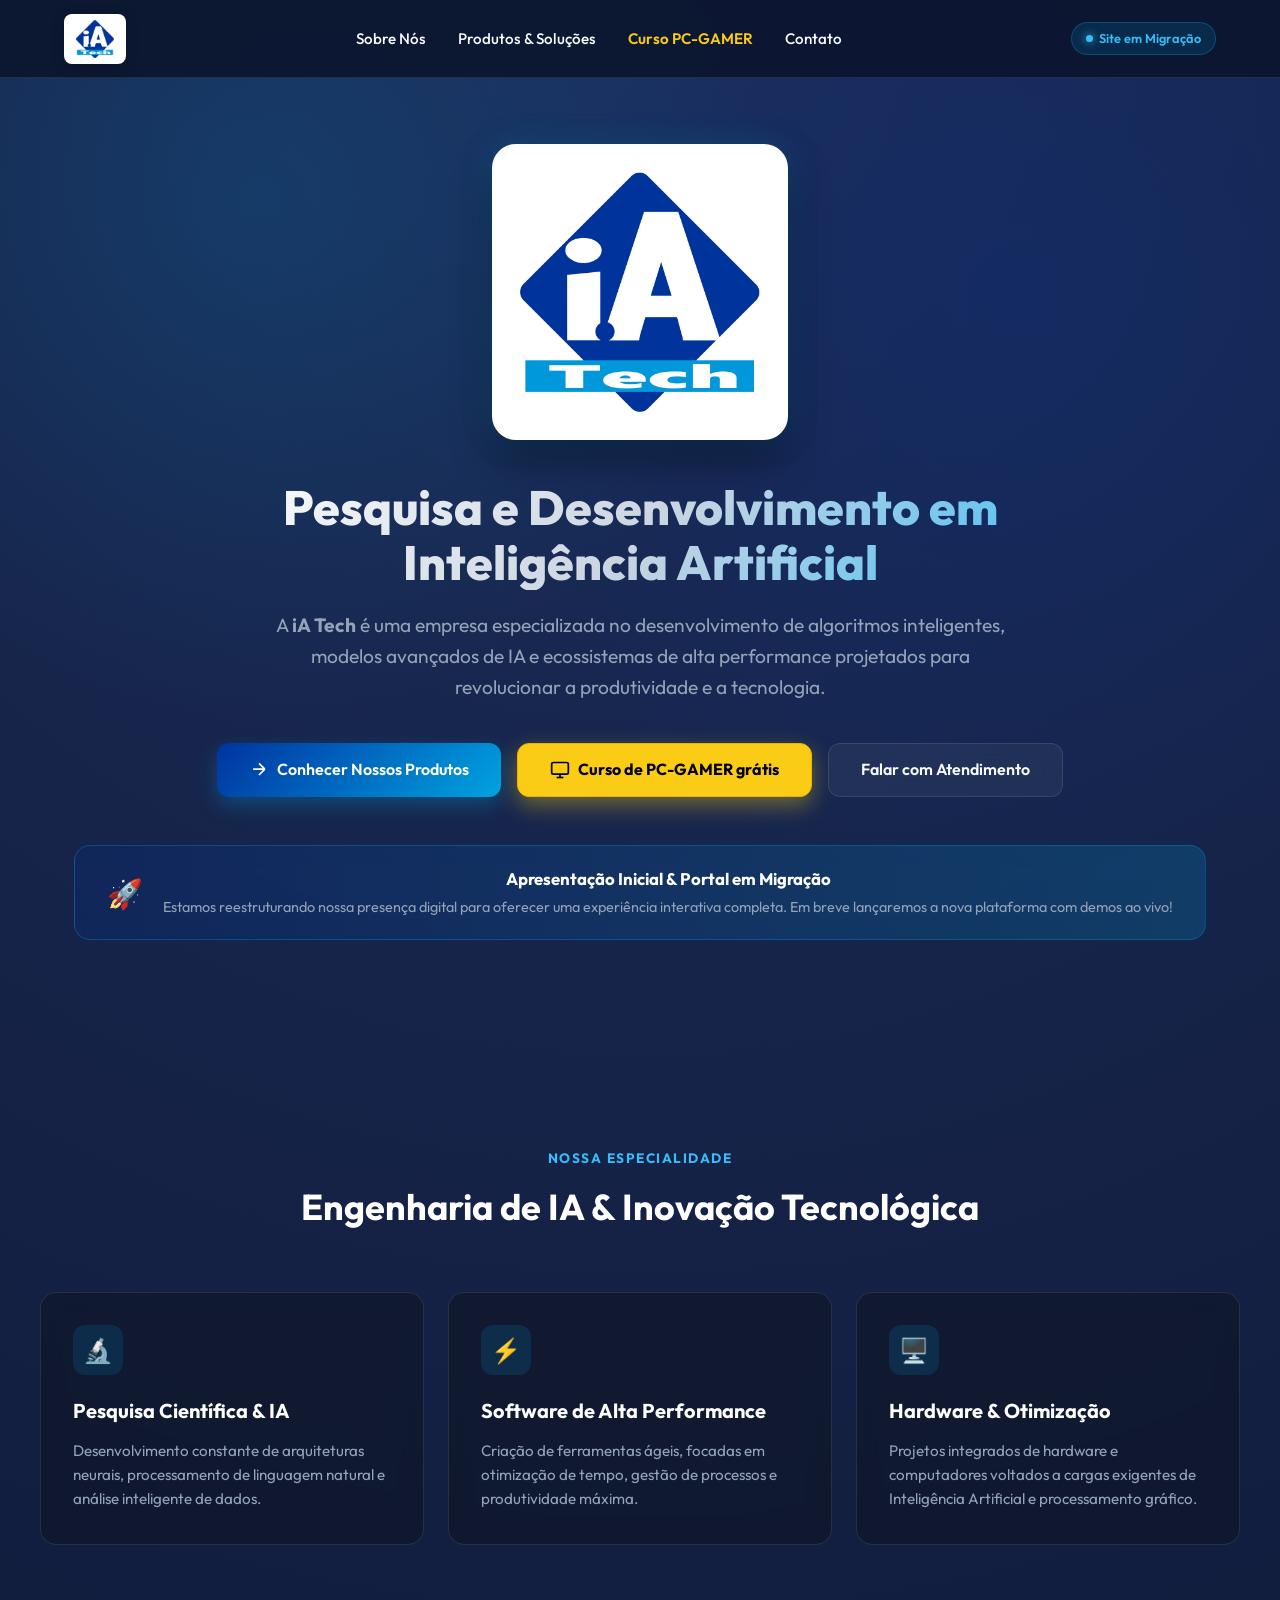
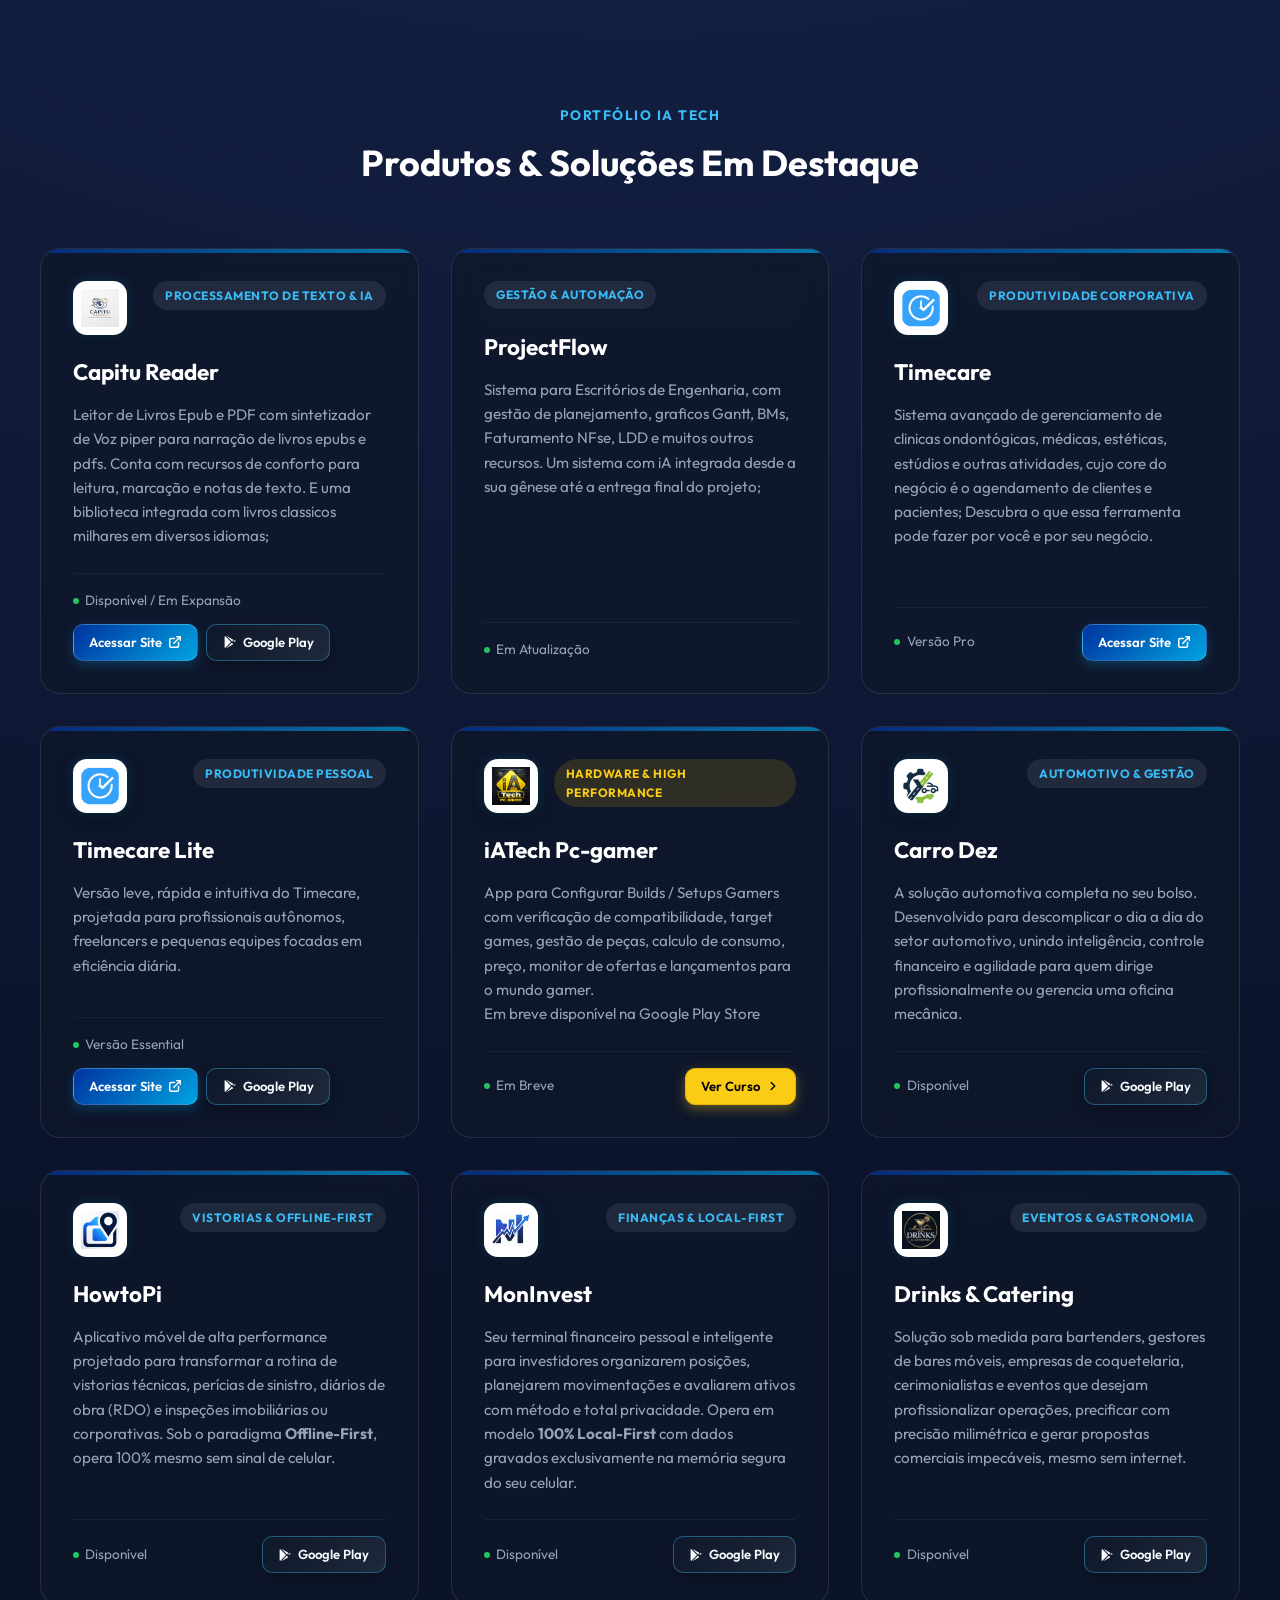
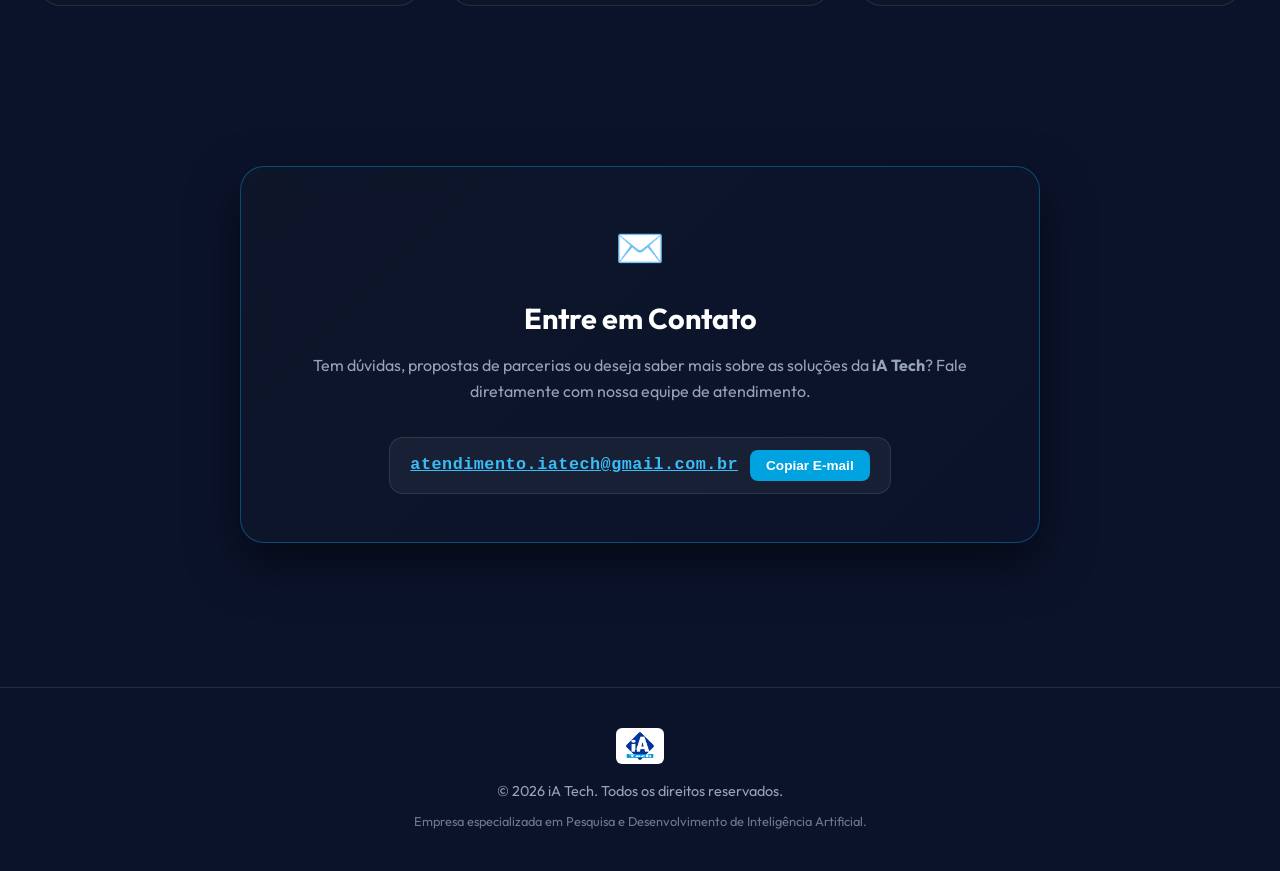
<file: index.html>
<!DOCTYPE html>
<html lang="pt-BR">

<head>
  <meta charset="UTF-8">
  <meta name="viewport" content="width=device-width, initial-scale=1.0">
  <title>iA Tech | Pesquisa e Desenvolvimento em Inteligência Artificial</title>

  <!-- SEO & Open Graph Meta Tags -->
  <meta name="description"
    content="A iA Tech é uma empresa especializada em pesquisa e desenvolvimento de inteligência artificial e soluções de alta performance. Conheça nossos produtos: Capitu Reader, ProjectFlow, Timecare, Carro Dez, HowtoPi, MonInvest, Drinks & Catering e iATech Pc-gamer.">
  <meta name="keywords"
    content="iA Tech, Inteligência Artificial, Pesquisa e Desenvolvimento, Capitu Reader, ProjectFlow, Timecare, Timecare Lite, Carro Dez, HowtoPi, MonInvest, Drinks & Catering, iATech Pc-gamer">
  <meta name="author" content="iA Tech">

  <meta property="og:title" content="iA Tech | Pesquisa e Desenvolvimento de Inteligência Artificial">
  <meta property="og:description"
    content="Empresa especializada em soluções avançadas, pesquisa e desenvolvimento de inteligência artificial.">
  <meta property="og:image" content="logo.webp">
  <meta property="og:type" content="website">

  <!-- Favicon -->
  <link rel="icon" type="image/png" href="logo.webp">

  <!-- Google Fonts (Outfit & Inter) -->
  <link rel="preconnect" href="https://fonts.googleapis.com">
  <link rel="preconnect" href="https://fonts.gstatic.com" crossorigin>
  <link
    href="https://fonts.googleapis.com/css2?family=Inter:wght@400;500;600;700&family=Outfit:wght@500;600;700;800&display=swap"
    rel="stylesheet">

  <!-- Custom Stylesheet -->
  <link rel="stylesheet" href="styles.css">

  <!-- Google Tag Manager -->
  <script>(function (w, d, s, l, i) {
      w[l] = w[l] || []; w[l].push({
        'gtm.start':
          new Date().getTime(), event: 'gtm.js'
      }); var f = d.getElementsByTagName(s)[0],
        j = d.createElement(s), dl = l != 'dataLayer' ? '&l=' + l : ''; j.async = true; j.src =
          'https://www.googletagmanager.com/gtm.js?id=' + i + dl; f.parentNode.insertBefore(j, f);
    })(window, document, 'script', 'dataLayer', 'GTM-5LF766N');</script>
  <!-- End Google Tag Manager -->

  <!-- Google tag (gtag.js) -->
  <script async src="https://www.googletagmanager.com/gtag/js?id=G-B4Q9MK1J0K"></script>
  <script>
    window.dataLayer = window.dataLayer || [];
    function gtag() { dataLayer.push(arguments); }
    gtag('js', new Date());

    gtag('config', 'G-B4Q9MK1J0K');
  </script>

</head>

<body>
  <!-- Google Tag Manager (noscript) -->
  <noscript><iframe src="https://www.googletagmanager.com/ns.html?id=GTM-5LF766N" height="0" width="0"
      style="display:none;visibility:hidden"></iframe></noscript>
  <!-- End Google Tag Manager (noscript) -->
  <!-- Ambient Lighting Effects -->
  <div class="ambient-glow"></div>

  <!-- Header Navigation -->
  <header class="navbar" id="site-header">
    <div class="container nav-container">
      <a href="#" class="nav-logo-box" id="nav-logo-home" title="iA Tech Website">
        <img src="logo.webp" alt="iA Tech Logo" class="nav-logo-img">
      </a>

      <ul class="nav-links">
        <li><a href="#sobre" class="portal-nav-link">Sobre Nós</a></li>
        <li><a href="#produtos" class="portal-nav-link">Produtos & Soluções</a></li>
        <li><a href="#curso-pc-gamer" id="nav-curso-link" class="nav-link-highlight">Curso PC-GAMER</a></li>
        <li><a href="#contato" class="portal-nav-link">Contato</a></li>
      </ul>

      <div class="badge-status">
        <span class="badge-dot"></span>
        <span>Site em Migração</span>
      </div>
    </div>
  </header>

  <!-- Course View Container Rendered Below Fixed Header -->
  <div id="course-container" class="course-container hidden">
    <iframe id="course-frame" src="about:blank" data-src="pc-gamer/index.html" title="Curso de PC-GAMER Grátis"
      allowfullscreen></iframe>
  </div>

  <main id="portal-main">
    <!-- Hero Section -->
    <section class="hero container">
      <!-- White card background to match white background of logo.webp 800x800 -->
      <div class="hero-logo-wrapper">
        <img src="logo.webp" alt="iA Tech - Inteligência Artificial" class="hero-logo-img">
      </div>

      <h1 class="hero-title">Pesquisa e Desenvolvimento em Inteligência Artificial</h1>

      <p class="hero-subtitle">
        A <strong>iA Tech</strong> é uma empresa especializada no desenvolvimento de algoritmos inteligentes, modelos
        avançados de IA e ecossistemas de alta performance projetados para revolucionar a produtividade e a tecnologia.
      </p>

      <div class="hero-cta-group">
        <a href="#produtos" class="btn btn-primary portal-nav-link">
          <svg width="20" height="20" fill="none" stroke="currentColor" stroke-width="2" viewBox="0 0 24 24">
            <path d="M19 11H5m14 0l-7-7m7 7l-7 7" />
          </svg>
          Conhecer Nossos Produtos
        </a>
        <a href="#curso-pc-gamer" id="btn-curso-pcgamer" class="btn btn-warning">
          <svg width="20" height="20" fill="none" stroke="currentColor" stroke-width="2" viewBox="0 0 24 24">
            <rect x="2" y="3" width="20" height="14" rx="2" ry="2"></rect>
            <line x1="8" y1="21" x2="16" y2="21"></line>
            <line x1="12" y1="17" x2="12" y2="21"></line>
          </svg>
          Curso de PC-GAMER grátis
        </a>
        <a href="#contato" class="btn btn-secondary portal-nav-link">
          Falar com Atendimento
        </a>
      </div>

      <!-- Migration Announcement Notice -->
      <div class="migration-notice">
        <div class="notice-icon">🚀</div>
        <div class="notice-text">
          <h4>Apresentação Inicial & Portal em Migração</h4>
          <p>Estamos reestruturando nossa presença digital para oferecer uma experiência interativa completa. Em breve
            lançaremos a nova plataforma com demos ao vivo!</p>
        </div>
      </div>
    </section>

    <!-- About / Mission Section -->
    <section id="sobre" class="section container">
      <div class="section-header">
        <span class="section-tag">Nossa Especialidade</span>
        <h2 class="section-title">Engenharia de IA & Inovação Tecnológica</h2>
      </div>

      <div class="grid-about">
        <div class="card-about">
          <div class="about-icon">🔬</div>
          <h3>Pesquisa Científica & IA</h3>
          <p>Desenvolvimento constante de arquiteturas neurais, processamento de linguagem natural e análise inteligente
            de dados.</p>
        </div>

        <div class="card-about">
          <div class="about-icon">⚡</div>
          <h3>Software de Alta Performance</h3>
          <p>Criação de ferramentas ágeis, focadas em otimização de tempo, gestão de processos e produtividade máxima.
          </p>
        </div>

        <div class="card-about">
          <div class="about-icon">🖥️</div>
          <h3>Hardware & Otimização</h3>
          <p>Projetos integrados de hardware e computadores voltados a cargas exigentes de Inteligência Artificial e
            processamento gráfico.</p>
        </div>
      </div>
    </section>

    <!-- Products Section -->
    <section id="produtos" class="section container">
      <div class="section-header">
        <span class="section-tag">Portfólio iA Tech</span>
        <h2 class="section-title">Produtos & Soluções Em Destaque</h2>
      </div>

      <div class="products-grid">

        <!-- Capitu Reader -->
        <article class="product-card">
          <div class="product-card-header">
            <div class="product-logo-wrapper" title="Capitu Reader">
              <img src="logos/capitu-reader.png" alt="Capitu Reader Logo" class="product-logo-img">
            </div>
            <span class="product-badge">Processamento de Texto & IA</span>
          </div>
          <h3 class="product-title">Capitu Reader</h3>
          <p class="product-description">
            Leitor de Livros Epub e PDF com sintetizador de Voz piper para narração de livros epubs e pdfs. Conta com
            recursos de conforto para leitura,
            marcação e notas de texto. E uma biblioteca integrada com livros classicos milhares em diversos idiomas;
          </p>
          <div class="product-footer">
            <span class="product-status">
              <span class="status-dot"></span> Disponível / Em Expansão
            </span>
            <div class="product-actions">
              <a href="https://capitu-reader.com.br" target="_blank" rel="noopener noreferrer" class="btn-product-action"
                title="Visitar site do Capitu Reader">
                <span>Acessar Site</span>
                <svg width="14" height="14" viewBox="0 0 24 24" fill="none" stroke="currentColor" stroke-width="2.5"
                  stroke-linecap="round" stroke-linejoin="round">
                  <path d="M18 13v6a2 2 0 0 1-2 2H5a2 2 0 0 1-2-2V8a2 2 0 0 1 2-2h6"></path>
                  <polyline points="15 3 21 3 21 9"></polyline>
                  <line x1="10" y1="14" x2="21" y2="3"></line>
                </svg>
              </a>
              <a href="https://play.google.com/store/apps/details?id=br.com.iatech.capitureader" target="_blank"
                rel="noopener noreferrer" class="btn-product-action btn-product-playstore"
                title="Baixar Capitu Reader na Google Play">
                <svg width="14" height="14" viewBox="0 0 24 24" fill="currentColor">
                  <path d="M3.609 1.814L13.793 12 3.61 22.186a2.38 2.38 0 0 1-.61-.914c-.16-.44-.24-.916-.24-1.417V4.145c0-.5.08-.977.24-1.417.153-.42.36-.734.61-.914zM15.207 13.414l2.42 2.42-12.016 6.94 9.596-9.36zm0-2.828L5.61 1.226 17.627 8.166l-2.42 2.42zm1.414 1.414l2.87-2.87c.725-.42 1.258-.236 1.488.084.18.25.26.59.26.986s-.08.736-.26.986c-.23.32-.763.504-1.488.084l-2.87-2.87z"/>
                </svg>
                <span>Google Play</span>
              </a>
            </div>
          </div>
        </article>

        <!-- ProjectFlow -->
        <article class="product-card">
          <div class="product-card-header">
            <span class="product-badge">Gestão & Automação</span>
          </div>
          <h3 class="product-title">ProjectFlow</h3>
          <p class="product-description">
            Sistema para Escritórios de Engenharia, com gestão de planejamento, graficos Gantt, BMs, Faturamento NFse,
            LDD e muitos outros recursos.
            Um sistema com iA integrada desde a sua gênese até a entrega final do projeto;
          </p>
          <div class="product-footer">
            <span class="product-status">
              <span class="status-dot"></span> Em Atualização
            </span>
          </div>
        </article>

        <!-- Timecare -->
        <article class="product-card">
          <div class="product-card-header">
            <div class="product-logo-wrapper" title="Timecare">
              <img src="logos/timecare.png" alt="Timecare Logo" class="product-logo-img">
            </div>
            <span class="product-badge">Produtividade Corporativa</span>
          </div>
          <h3 class="product-title">Timecare</h3>
          <p class="product-description">
            Sistema avançado de gerenciamento de clinicas ondontógicas, médicas, estéticas, estúdios e outras
            atividades, cujo core do negócio é o agendamento de clientes e pacientes;
            Descubra o que essa ferramenta pode fazer por você e por seu negócio.
          </p>
          <div class="product-footer">
            <span class="product-status">
              <span class="status-dot"></span> Versão Pro
            </span>
            <a href="https://timecare.com.br" target="_blank" rel="noopener noreferrer" class="btn-product-action"
              title="Visitar site do Timecare">
              <span>Acessar Site</span>
              <svg width="14" height="14" viewBox="0 0 24 24" fill="none" stroke="currentColor" stroke-width="2.5"
                stroke-linecap="round" stroke-linejoin="round">
                <path d="M18 13v6a2 2 0 0 1-2 2H5a2 2 0 0 1-2-2V8a2 2 0 0 1 2-2h6"></path>
                <polyline points="15 3 21 3 21 9"></polyline>
                <line x1="10" y1="14" x2="21" y2="3"></line>
              </svg>
            </a>
          </div>
        </article>

        <!-- Timecare Lite -->
        <article class="product-card">
          <div class="product-card-header">
            <div class="product-logo-wrapper" title="Timecare Lite">
              <img src="logos/timecare.png" alt="Timecare Lite Logo" class="product-logo-img">
            </div>
            <span class="product-badge">Produtividade Pessoal</span>
          </div>
          <h3 class="product-title">Timecare Lite</h3>
          <p class="product-description">
            Versão leve, rápida e intuitiva do Timecare, projetada para profissionais autônomos, freelancers e pequenas
            equipes focadas em eficiência diária.
          </p>
          <div class="product-footer">
            <span class="product-status">
              <span class="status-dot"></span> Versão Essential
            </span>
            <div class="product-actions">
              <a href="https://timecare.com.br/lite" target="_blank" rel="noopener noreferrer" class="btn-product-action"
                title="Visitar site do Timecare Lite">
                <span>Acessar Site</span>
                <svg width="14" height="14" viewBox="0 0 24 24" fill="none" stroke="currentColor" stroke-width="2.5"
                  stroke-linecap="round" stroke-linejoin="round">
                  <path d="M18 13v6a2 2 0 0 1-2 2H5a2 2 0 0 1-2-2V8a2 2 0 0 1 2-2h6"></path>
                  <polyline points="15 3 21 3 21 9"></polyline>
                  <line x1="10" y1="14" x2="21" y2="3"></line>
                </svg>
              </a>
              <a href="https://play.google.com/store/apps/details?id=br.com.iatech.timecare_lite" target="_blank"
                rel="noopener noreferrer" class="btn-product-action btn-product-playstore"
                title="Baixar Timecare Lite na Google Play">
                <svg width="14" height="14" viewBox="0 0 24 24" fill="currentColor">
                  <path d="M3.609 1.814L13.793 12 3.61 22.186a2.38 2.38 0 0 1-.61-.914c-.16-.44-.24-.916-.24-1.417V4.145c0-.5.08-.977.24-1.417.153-.42.36-.734.61-.914zM15.207 13.414l2.42 2.42-12.016 6.94 9.596-9.36zm0-2.828L5.61 1.226 17.627 8.166l-2.42 2.42zm1.414 1.414l2.87-2.87c.725-.42 1.258-.236 1.488.084.18.25.26.59.26.986s-.08.736-.26.986c-.23.32-.763.504-1.488.084l-2.87-2.87z"/>
                </svg>
                <span>Google Play</span>
              </a>
            </div>
          </div>
        </article>

        <!-- iATech Pc-gamer -->
        <article class="product-card">
          <div class="product-card-header">
            <div class="product-logo-wrapper" title="iATech Pc-gamer">
              <img src="logos/pc-gamer.png" alt="iATech Pc-gamer Logo" class="product-logo-img">
            </div>
            <span class="product-badge hardware">Hardware & High Performance</span>
          </div>
          <h3 class="product-title">iATech Pc-gamer</h3>
          <p class="product-description">
            App para Configurar Builds / Setups Gamers com verificação de compatibilidade, target games, gestão de
            peças,
            calculo de consumo, preço, monitor de ofertas e lançamentos para o mundo gamer. <br>Em breve disponível na
            Google Play Store </br>
          </p>
          <div class="product-footer">
            <span class="product-status">
              <span class="status-dot"></span> Em Breve
            </span>
            <a href="#curso-pc-gamer" class="btn-product-action btn-product-course" id="btn-card-curso-pcgamer"
              title="Abrir Curso PC-Gamer">
              <span>Ver Curso</span>
              <svg width="14" height="14" viewBox="0 0 24 24" fill="none" stroke="currentColor" stroke-width="2.5"
                stroke-linecap="round" stroke-linejoin="round">
                <polyline points="9 18 15 12 9 6"></polyline>
              </svg>
            </a>
          </div>
        </article>

        <!-- Carro Dez -->
        <article class="product-card">
          <div class="product-card-header">
            <div class="product-logo-wrapper" title="Carro Dez">
              <img src="logos/carro-dez.png" alt="Carro Dez Logo" class="product-logo-img">
            </div>
            <span class="product-badge">Automotivo & Gestão</span>
          </div>
          <h3 class="product-title">Carro Dez</h3>
          <p class="product-description">
            A solução automotiva completa no seu bolso. Desenvolvido para descomplicar o dia a dia do setor automotivo, unindo inteligência, controle financeiro e agilidade para quem dirige profissionalmente ou gerencia uma oficina mecânica.
          </p>
          <div class="product-footer">
            <span class="product-status">
              <span class="status-dot"></span> Disponível
            </span>
            <div class="product-actions">
              <a href="https://play.google.com/store/apps/details?id=br.com.iatech.autodtc_pro" target="_blank"
                rel="noopener noreferrer" class="btn-product-action btn-product-playstore"
                title="Baixar Carro Dez na Google Play">
                <svg width="14" height="14" viewBox="0 0 24 24" fill="currentColor">
                  <path d="M3.609 1.814L13.793 12 3.61 22.186a2.38 2.38 0 0 1-.61-.914c-.16-.44-.24-.916-.24-1.417V4.145c0-.5.08-.977.24-1.417.153-.42.36-.734.61-.914zM15.207 13.414l2.42 2.42-12.016 6.94 9.596-9.36zm0-2.828L5.61 1.226 17.627 8.166l-2.42 2.42zm1.414 1.414l2.87-2.87c.725-.42 1.258-.236 1.488.084.18.25.26.59.26.986s-.08.736-.26.986c-.23.32-.763.504-1.488.084l-2.87-2.87z"/>
                </svg>
                <span>Google Play</span>
              </a>
            </div>
          </div>
        </article>

        <!-- HowtoPi -->
        <article class="product-card">
          <div class="product-card-header">
            <div class="product-logo-wrapper" title="HowtoPi">
              <img src="logos/howtopi.png" alt="HowtoPi Logo" class="product-logo-img">
            </div>
            <span class="product-badge">Vistorias & Offline-First</span>
          </div>
          <h3 class="product-title">HowtoPi</h3>
          <p class="product-description">
            Aplicativo móvel de alta performance projetado para transformar a rotina de vistorias técnicas, perícias de sinistro, diários de obra (RDO) e inspeções imobiliárias ou corporativas. Sob o paradigma <strong>Offline-First</strong>, opera 100% mesmo sem sinal de celular.
          </p>
          <div class="product-footer">
            <span class="product-status">
              <span class="status-dot"></span> Disponível
            </span>
            <div class="product-actions">
              <a href="https://play.google.com/store/apps/details?id=br.com.iatech.howtopi" target="_blank"
                rel="noopener noreferrer" class="btn-product-action btn-product-playstore"
                title="Baixar HowtoPi na Google Play">
                <svg width="14" height="14" viewBox="0 0 24 24" fill="currentColor">
                  <path d="M3.609 1.814L13.793 12 3.61 22.186a2.38 2.38 0 0 1-.61-.914c-.16-.44-.24-.916-.24-1.417V4.145c0-.5.08-.977.24-1.417.153-.42.36-.734.61-.914zM15.207 13.414l2.42 2.42-12.016 6.94 9.596-9.36zm0-2.828L5.61 1.226 17.627 8.166l-2.42 2.42zm1.414 1.414l2.87-2.87c.725-.42 1.258-.236 1.488.084.18.25.26.59.26.986s-.08.736-.26.986c-.23.32-.763.504-1.488.084l-2.87-2.87z"/>
                </svg>
                <span>Google Play</span>
              </a>
            </div>
          </div>
        </article>

        <!-- MonInvest -->
        <article class="product-card">
          <div class="product-card-header">
            <div class="product-logo-wrapper" title="MonInvest">
              <img src="logos/moninvest.png" alt="MonInvest Logo" class="product-logo-img">
            </div>
            <span class="product-badge">Finanças & Local-First</span>
          </div>
          <h3 class="product-title">MonInvest</h3>
          <p class="product-description">
            Seu terminal financeiro pessoal e inteligente para investidores organizarem posições, planejarem movimentações e avaliarem ativos com método e total privacidade. Opera em modelo <strong>100% Local-First</strong> com dados gravados exclusivamente na memória segura do seu celular.
          </p>
          <div class="product-footer">
            <span class="product-status">
              <span class="status-dot"></span> Disponível
            </span>
            <div class="product-actions">
              <a href="https://play.google.com/store/apps/details?id=br.com.iatech.moninvest" target="_blank"
                rel="noopener noreferrer" class="btn-product-action btn-product-playstore"
                title="Baixar MonInvest na Google Play">
                <svg width="14" height="14" viewBox="0 0 24 24" fill="currentColor">
                  <path d="M3.609 1.814L13.793 12 3.61 22.186a2.38 2.38 0 0 1-.61-.914c-.16-.44-.24-.916-.24-1.417V4.145c0-.5.08-.977.24-1.417.153-.42.36-.734.61-.914zM15.207 13.414l2.42 2.42-12.016 6.94 9.596-9.36zm0-2.828L5.61 1.226 17.627 8.166l-2.42 2.42zm1.414 1.414l2.87-2.87c.725-.42 1.258-.236 1.488.084.18.25.26.59.26.986s-.08.736-.26.986c-.23.32-.763.504-1.488.084l-2.87-2.87z"/>
                </svg>
                <span>Google Play</span>
              </a>
            </div>
          </div>
        </article>

        <!-- Drinks & Catering -->
        <article class="product-card">
          <div class="product-card-header">
            <div class="product-logo-wrapper" title="Drinks & Catering">
              <img src="logos/drinks.png" alt="Drinks & Catering Logo" class="product-logo-img">
            </div>
            <span class="product-badge">Eventos & Gastronomia</span>
          </div>
          <h3 class="product-title">Drinks & Catering</h3>
          <p class="product-description">
            Solução sob medida para bartenders, gestores de bares móveis, empresas de coquetelaria, cerimonialistas e eventos que desejam profissionalizar operações, precificar com precisão milimétrica e gerar propostas comerciais impecáveis, mesmo sem internet.
          </p>
          <div class="product-footer">
            <span class="product-status">
              <span class="status-dot"></span> Disponível
            </span>
            <div class="product-actions">
              <a href="https://play.google.com/store/apps/details?id=br.com.iatech.drinks" target="_blank"
                rel="noopener noreferrer" class="btn-product-action btn-product-playstore"
                title="Baixar Drinks & Catering na Google Play">
                <svg width="14" height="14" viewBox="0 0 24 24" fill="currentColor">
                  <path d="M3.609 1.814L13.793 12 3.61 22.186a2.38 2.38 0 0 1-.61-.914c-.16-.44-.24-.916-.24-1.417V4.145c0-.5.08-.977.24-1.417.153-.42.36-.734.61-.914zM15.207 13.414l2.42 2.42-12.016 6.94 9.596-9.36zm0-2.828L5.61 1.226 17.627 8.166l-2.42 2.42zm1.414 1.414l2.87-2.87c.725-.42 1.258-.236 1.488.084.18.25.26.59.26.986s-.08.736-.26.986c-.23.32-.763.504-1.488.084l-2.87-2.87z"/>
                </svg>
                <span>Google Play</span>
              </a>
            </div>
          </div>
        </article>

      </div>
    </section>

    <!-- Contact Section with Anti-Bot Obfuscated Email -->
    <section id="contato" class="section container">
      <div class="contact-card">
        <div class="contact-icon">✉️</div>
        <h2 class="contact-title">Entre em Contato</h2>
        <p class="contact-text">
          Tem dúvidas, propostas de parcerias ou deseja saber mais sobre as soluções da <strong>iA Tech</strong>? Fale
          diretamente com nossa equipe de atendimento.
        </p>

        <!-- Anti-bot Email Component -->
        <div class="email-obfuscated-container">
          <a id="email-mailto-btn" href="#" class="email-display" title="Clique para enviar um e-mail">
            <span
              id="email-placeholder">&#97;&#116;&#101;&#110;&#100;&#105;&#109;&#101;&#110;&#116;&#111;&#46;&#105;&#97;&#116;&#101;&#99;&#104;&#64;&#103;&#109;&#97;&#105;&#108;&#46;&#99;&#111;&#109;&#46;&#98;&#114;</span>
          </a>
          <button id="copy-email-btn" class="btn-copy" type="button">Copiar E-mail</button>
        </div>
      </div>
    </section>
  </main>

  <!-- Notification Toast -->
  <div id="toast-copied" class="toast-copied">E-mail copiado!</div>

  <!-- Footer -->
  <footer>
    <div class="container">
      <div class="footer-logo">
        <img src="logo.webp" alt="iA Tech Logo">
      </div>
      <p>&copy; 2026 iA Tech. Todos os direitos reservados.</p>
      <p style="margin-top: 0.5rem; font-size: 0.8rem; opacity: 0.7;">Empresa especializada em Pesquisa e
        Desenvolvimento de Inteligência Artificial.</p>
    </div>
  </footer>

  <!-- Anti-Bot Email & Interactions Script -->
  <script src="script.js"></script>
</body>

</html>
</file>
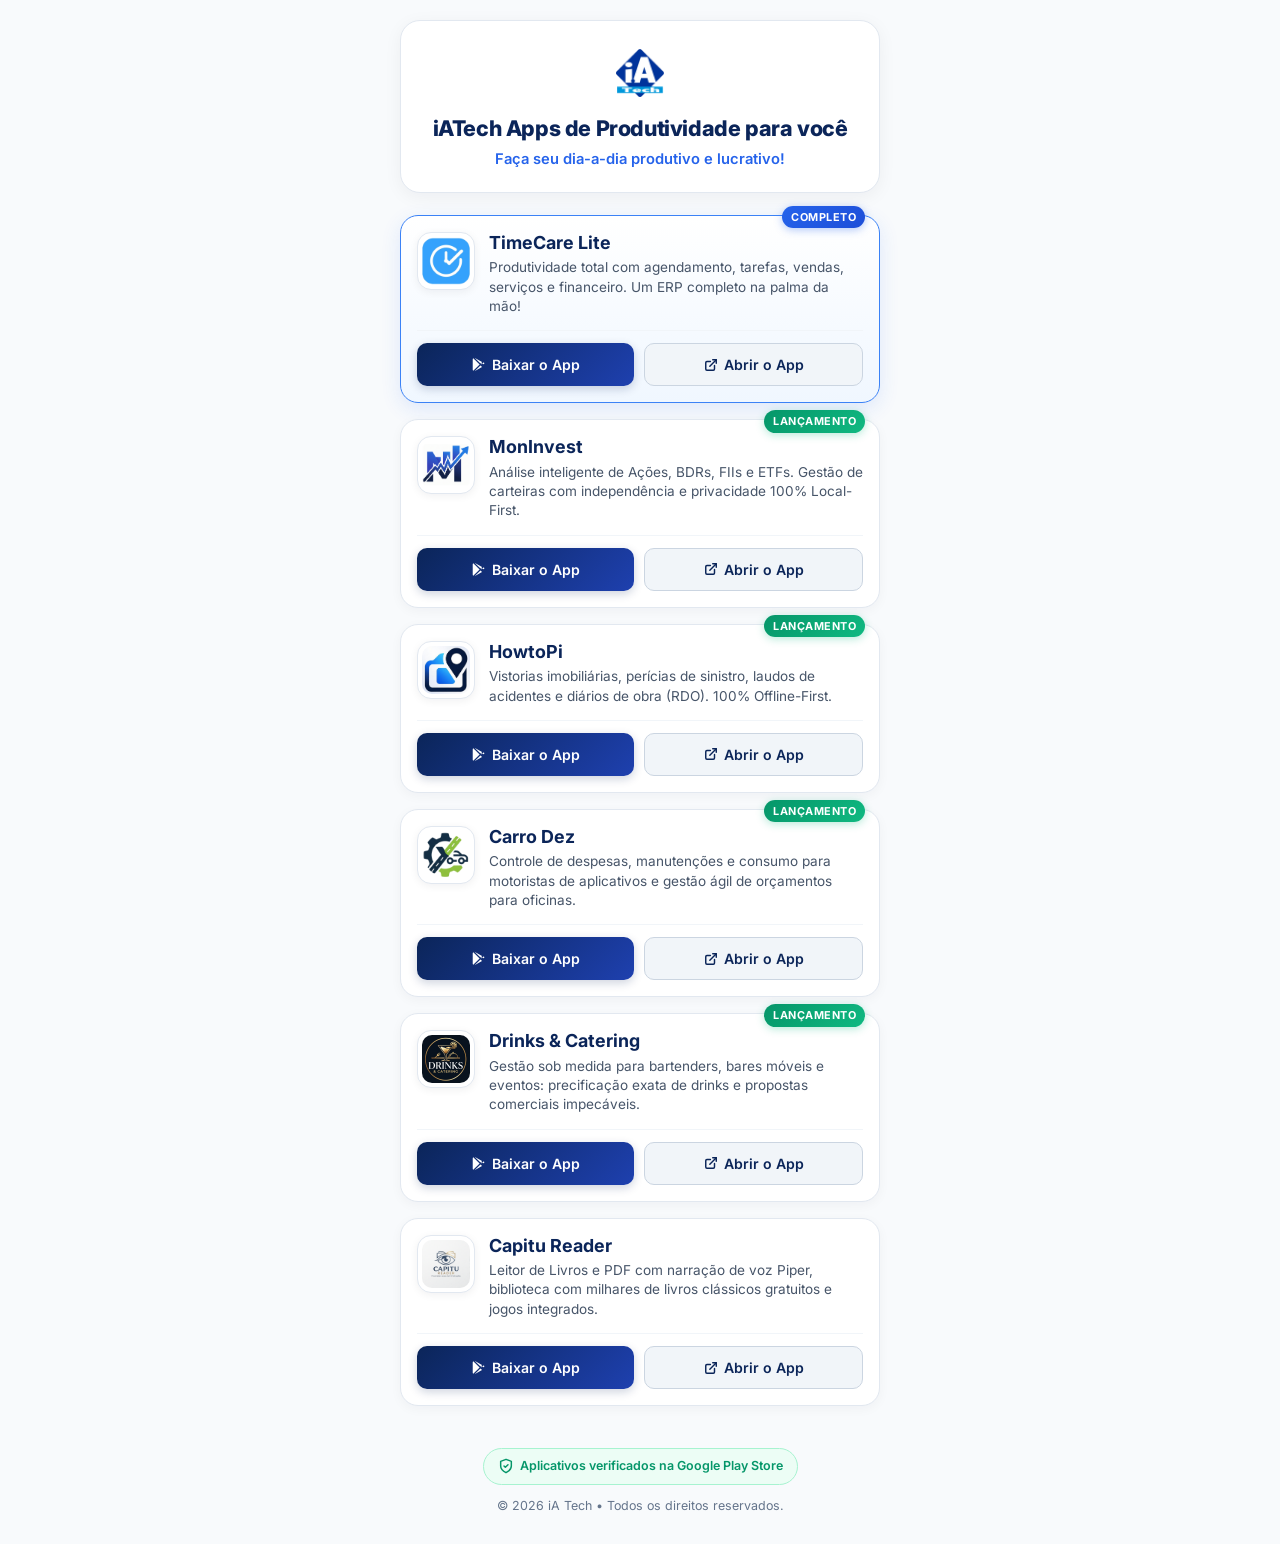
<file: allapps/index.html>
<!DOCTYPE html>
<html lang="pt-BR">

<head>
  <meta charset="UTF-8">
  <meta name="viewport" content="width=device-width, initial-scale=1.0, maximum-scale=1.0, user-scalable=no">
  <title>iATech Apps — Aplicativos de Produtividade</title>

  <meta name="description"
    content="Conheça os aplicativos de produtividade da iA Tech: Capitu Reader, Carro Dez, Drinks & Catering, HowtoPi, MonInvest e TimeCare Lite. Faça seu dia a dia mais produtivo e lucrativo!">
  <meta name="theme-color" content="#ffffff">

  <!-- Open Graph -->
  <meta property="og:title" content="iATech Apps — Produtividade e Eficiência">
  <meta property="og:description"
    content="Faça seu dia-a-dia produtivo e lucrativo com as soluções móveis e inteligentes da iA Tech.">
  <meta property="og:image" content="../logo.webp">
  <meta property="og:type" content="website">

  <link rel="icon" type="image/webp" href="../logo.webp">

  <!-- Google Fonts -->
  <link rel="preconnect" href="https://fonts.googleapis.com">
  <link rel="preconnect" href="https://fonts.gstatic.com" crossorigin>
  <link href="https://fonts.googleapis.com/css2?family=Inter:wght@400;500;600;700;800&display=swap" rel="stylesheet">

  <!-- Google Tag Manager -->
  <script>(function (w, d, s, l, i) {
      w[l] = w[l] || []; w[l].push({
        'gtm.start':
          new Date().getTime(), event: 'gtm.js'
      }); var f = d.getElementsByTagName(s)[0],
        j = d.createElement(s), dl = l != 'dataLayer' ? '&l=' + l : ''; j.async = true; j.src =
          'https://www.googletagmanager.com/gtm.js?id=' + i + dl; f.parentNode.insertBefore(j, f);
    })(window, document, 'script', 'dataLayer', 'GTM-5LF766N');</script>
  <!-- End Google Tag Manager -->

  <!-- Google tag (gtag.js) -->
  <script async src="https://www.googletagmanager.com/gtag/js?id=G-B4Q9MK1J0K"></script>
  <script>
    window.dataLayer = window.dataLayer || [];
    function gtag() { dataLayer.push(arguments); }
    gtag('js', new Date());

    gtag('config', 'G-B4Q9MK1J0K');
  </script>

  <style>
    * {
      box-sizing: border-box;
      margin: 0;
      padding: 0;
      -webkit-tap-highlight-color: transparent;
    }

    body {
      font-family: 'Inter', -apple-system, BlinkMacSystemFont, "Segoe UI", Roboto, sans-serif;
      background-color: #f8fafc;
      color: #1e293b;
      min-height: 100vh;
      display: flex;
      flex-direction: column;
      padding: 20px 14px 28px;
      line-height: 1.5;
    }

    .container {
      width: 100%;
      max-width: 480px;
      margin: 0 auto;
      display: flex;
      flex-direction: column;
    }

    /* Topo: Header com logo iATech */
    .header-portal {
      background: #ffffff;
      padding: 22px 18px;
      border-radius: 20px;
      box-shadow: 0 4px 18px rgba(15, 23, 42, 0.05);
      border: 1px solid #e2e8f0;
      text-align: center;
      margin-bottom: 22px;
    }

    .portal-logo-box {
      display: inline-flex;
      align-items: center;
      justify-content: center;
      background: #ffffff;
      padding: 6px;
      border-radius: 14px;
      margin-bottom: 12px;
    }

    .portal-logo-img {
      height: 48px;
      width: auto;
      object-fit: contain;
    }

    .portal-title {
      font-size: 1.35rem;
      font-weight: 800;
      color: #0b2559;
      line-height: 1.25;
      letter-spacing: -0.4px;
      margin-bottom: 6px;
    }

    .portal-subtitle {
      font-size: 0.92rem;
      font-weight: 600;
      color: #2563eb;
    }

    /* Lista de Apps */
    .apps-list {
      display: flex;
      flex-direction: column;
      gap: 16px;
    }

    /* Card de cada App */
    .app-card {
      background: #ffffff;
      border-radius: 18px;
      padding: 16px;
      box-shadow: 0 3px 12px rgba(15, 23, 42, 0.04);
      border: 1px solid #e2e8f0;
      display: flex;
      flex-direction: column;
      position: relative;
      transition: transform 0.15s ease, box-shadow 0.15s ease;
    }

    .app-card:active {
      transform: scale(0.99);
    }

    /* Destaque especial para TimeCare Lite */
    .app-card.featured {
      border: 1.5px solid #3b82f6;
      box-shadow: 0 6px 20px rgba(37, 99, 235, 0.12);
      background: linear-gradient(180deg, #ffffff 0%, #f0f7ff 100%);
    }

    .featured-tag {
      position: absolute;
      top: -10px;
      right: 14px;
      background: linear-gradient(135deg, #2563eb, #1d4ed8);
      color: #ffffff;
      font-size: 0.68rem;
      font-weight: 700;
      text-transform: uppercase;
      letter-spacing: 0.5px;
      padding: 3px 9px;
      border-radius: 12px;
      box-shadow: 0 2px 8px rgba(37, 99, 235, 0.35);
    }

    .launch-tag {
      position: absolute;
      top: -10px;
      right: 14px;
      background: linear-gradient(135deg, #059669, #10b981);
      color: #ffffff;
      font-size: 0.68rem;
      font-weight: 700;
      text-transform: uppercase;
      letter-spacing: 0.5px;
      padding: 3px 9px;
      border-radius: 12px;
      box-shadow: 0 2px 8px rgba(16, 185, 129, 0.3);
    }

    /* Topo do Card: Logo + Título + Função */
    .app-card-top {
      display: flex;
      gap: 14px;
      align-items: flex-start;
      margin-bottom: 14px;
    }

    .app-logo-box {
      width: 58px;
      height: 58px;
      border-radius: 14px;
      background: #ffffff;
      border: 1px solid #e2e8f0;
      padding: 4px;
      display: flex;
      align-items: center;
      justify-content: center;
      flex-shrink: 0;
      box-shadow: 0 2px 8px rgba(15, 23, 42, 0.06);
    }

    .app-logo-img {
      width: 100%;
      height: 100%;
      object-fit: contain;
      border-radius: 10px;
    }

    .app-info {
      flex: 1;
      min-width: 0;
    }

    .app-name-row {
      display: flex;
      align-items: center;
      justify-content: space-between;
      gap: 8px;
      margin-bottom: 4px;
    }

    .app-name {
      font-size: 1.12rem;
      font-weight: 700;
      color: #0b2559;
      line-height: 1.25;
    }

    .app-desc {
      font-size: 0.85rem;
      color: #475569;
      line-height: 1.42;
    }

    /* Linha de Botões Baixar / Abrir */
    .app-actions {
      display: flex;
      gap: 10px;
      width: 100%;
      padding-top: 12px;
      border-top: 1px solid #f1f5f9;
    }

    .btn {
      display: inline-flex;
      align-items: center;
      justify-content: center;
      gap: 6px;
      flex: 1;
      padding: 10px 12px;
      border-radius: 10px;
      font-size: 0.88rem;
      font-weight: 600;
      text-decoration: none;
      transition: background-color 0.15s ease, transform 0.15s ease;
      text-align: center;
      white-space: nowrap;
    }

    .btn:active {
      transform: scale(0.97);
    }

    /* Botão Baixar (Google Play) */
    .btn-download {
      background: linear-gradient(135deg, #0b2559, #1e40af);
      color: #ffffff;
      box-shadow: 0 3px 10px rgba(11, 37, 89, 0.2);
    }

    .btn-download svg {
      fill: currentColor;
    }

    /* Botão Abrir */
    .btn-open {
      background: #f1f5f9;
      color: #0b2559;
      border: 1px solid #cbd5e1;
    }

    .btn-open:active {
      background: #e2e8f0;
    }

    /* Rodapé com aviso seguro Google Play */
    .footer {
      text-align: center;
      margin-top: 26px;
      padding-top: 16px;
      font-size: 0.78rem;
      color: #64748b;
    }

    .security-badge {
      display: inline-flex;
      align-items: center;
      gap: 6px;
      background: #ecfdf5;
      color: #059669;
      padding: 8px 14px;
      border-radius: 50px;
      font-weight: 600;
      border: 1px solid #a7f3d0;
      margin-bottom: 12px;
    }
  </style>
</head>

<body>
  <!-- Google Tag Manager (noscript) -->
  <noscript><iframe src="https://www.googletagmanager.com/ns.html?id=GTM-5LF766N" height="0" width="0"
      style="display:none;visibility:hidden"></iframe></noscript>
  <!-- End Google Tag Manager (noscript) -->

  <div class="container">
    <!-- Topo da Página -->
    <header class="header-portal">
      <div class="portal-logo-box">
        <img src="../logo.webp" alt="Logo iA Tech" class="portal-logo-img">
      </div>
      <h1 class="portal-title">iATech Apps de Produtividade para você</h1>
      <p class="portal-subtitle">Faça seu dia-a-dia produtivo e lucrativo!</p>
    </header>

    <!-- Lista dos 6 Aplicativos -->
    <main class="apps-list">

      <!-- TimeCare Lite (Destaque ERP / Cereja do Bolo) -->
      <article class="app-card featured">
        <span class="featured-tag">Completo</span>
        <div class="app-card-top">
          <div class="app-logo-box">
            <img src="../logos/timecare.png" alt="TimeCare Lite" class="app-logo-img">
          </div>
          <div class="app-info">
            <div class="app-name-row">
              <h2 class="app-name">TimeCare Lite</h2>
            </div>
            <p class="app-desc">
              Produtividade total com agendamento, tarefas, vendas, serviços e financeiro. Um ERP completo na palma da mão!
            </p>
          </div>
        </div>
        <div class="app-actions">
          <a href="https://play.google.com/store/apps/details?id=br.com.iatech.timecare_lite" class="btn btn-download"
            target="_blank" rel="noopener noreferrer">
            <svg width="15" height="15" viewBox="0 0 24 24">
              <path d="M3.609 1.814L13.793 12 3.61 22.186a2.38 2.38 0 0 1-.61-.914c-.16-.44-.24-.916-.24-1.417V4.145c0-.5.08-.977.24-1.417.153-.42.36-.734.61-.914zM15.207 13.414l2.42 2.42-12.016 6.94 9.596-9.36zm0-2.828L5.61 1.226 17.627 8.166l-2.42 2.42zm1.414 1.414l2.87-2.87c.725-.42 1.258-.236 1.488.084.18.25.26.59.26.986s-.08.736-.26.986c-.23.32-.763.504-1.488.084l-2.87-2.87z"/>
            </svg>
            <span>Baixar o App</span>
          </a>
          <a href="https://play.google.com/store/apps/details?id=br.com.iatech.timecare_lite" class="btn btn-open"
            target="_blank" rel="noopener noreferrer">
            <svg width="14" height="14" viewBox="0 0 24 24" fill="none" stroke="currentColor" stroke-width="2.5" stroke-linecap="round" stroke-linejoin="round">
              <path d="M18 13v6a2 2 0 0 1-2 2H5a2 2 0 0 1-2-2V8a2 2 0 0 1 2-2h6"></path>
              <polyline points="15 3 21 3 21 9"></polyline>
              <line x1="10" y1="14" x2="21" y2="3"></line>
            </svg>
            <span>Abrir o App</span>
          </a>
        </div>
      </article>

      <!-- MonInvest -->
      <article class="app-card">
        <span class="launch-tag">Lançamento</span>
        <div class="app-card-top">
          <div class="app-logo-box">
            <img src="../logos/moninvest.png" alt="MonInvest" class="app-logo-img">
          </div>
          <div class="app-info">
            <div class="app-name-row">
              <h2 class="app-name">MonInvest</h2>
            </div>
            <p class="app-desc">
              Análise inteligente de Ações, BDRs, FIIs e ETFs. Gestão de carteiras com independência e privacidade 100% Local-First.
            </p>
          </div>
        </div>
        <div class="app-actions">
          <a href="https://play.google.com/store/apps/details?id=br.com.iatech.moninvest" class="btn btn-download"
            target="_blank" rel="noopener noreferrer">
            <svg width="15" height="15" viewBox="0 0 24 24">
              <path d="M3.609 1.814L13.793 12 3.61 22.186a2.38 2.38 0 0 1-.61-.914c-.16-.44-.24-.916-.24-1.417V4.145c0-.5.08-.977.24-1.417.153-.42.36-.734.61-.914zM15.207 13.414l2.42 2.42-12.016 6.94 9.596-9.36zm0-2.828L5.61 1.226 17.627 8.166l-2.42 2.42zm1.414 1.414l2.87-2.87c.725-.42 1.258-.236 1.488.084.18.25.26.59.26.986s-.08.736-.26.986c-.23.32-.763.504-1.488.084l-2.87-2.87z"/>
            </svg>
            <span>Baixar o App</span>
          </a>
          <a href="https://play.google.com/store/apps/details?id=br.com.iatech.moninvest" class="btn btn-open"
            target="_blank" rel="noopener noreferrer">
            <svg width="14" height="14" viewBox="0 0 24 24" fill="none" stroke="currentColor" stroke-width="2.5" stroke-linecap="round" stroke-linejoin="round">
              <path d="M18 13v6a2 2 0 0 1-2 2H5a2 2 0 0 1-2-2V8a2 2 0 0 1 2-2h6"></path>
              <polyline points="15 3 21 3 21 9"></polyline>
              <line x1="10" y1="14" x2="21" y2="3"></line>
            </svg>
            <span>Abrir o App</span>
          </a>
        </div>
      </article>

      <!-- HowtoPi -->
      <article class="app-card">
        <span class="launch-tag">Lançamento</span>
        <div class="app-card-top">
          <div class="app-logo-box">
            <img src="../logos/howtopi.png" alt="HowtoPi" class="app-logo-img">
          </div>
          <div class="app-info">
            <div class="app-name-row">
              <h2 class="app-name">HowtoPi</h2>
            </div>
            <p class="app-desc">
              Vistorias imobiliárias, perícias de sinistro, laudos de acidentes e diários de obra (RDO). 100% Offline-First.
            </p>
          </div>
        </div>
        <div class="app-actions">
          <a href="https://play.google.com/store/apps/details?id=br.com.iatech.howtopi" class="btn btn-download"
            target="_blank" rel="noopener noreferrer">
            <svg width="15" height="15" viewBox="0 0 24 24">
              <path d="M3.609 1.814L13.793 12 3.61 22.186a2.38 2.38 0 0 1-.61-.914c-.16-.44-.24-.916-.24-1.417V4.145c0-.5.08-.977.24-1.417.153-.42.36-.734.61-.914zM15.207 13.414l2.42 2.42-12.016 6.94 9.596-9.36zm0-2.828L5.61 1.226 17.627 8.166l-2.42 2.42zm1.414 1.414l2.87-2.87c.725-.42 1.258-.236 1.488.084.18.25.26.59.26.986s-.08.736-.26.986c-.23.32-.763.504-1.488.084l-2.87-2.87z"/>
            </svg>
            <span>Baixar o App</span>
          </a>
          <a href="https://play.google.com/store/apps/details?id=br.com.iatech.howtopi" class="btn btn-open"
            target="_blank" rel="noopener noreferrer">
            <svg width="14" height="14" viewBox="0 0 24 24" fill="none" stroke="currentColor" stroke-width="2.5" stroke-linecap="round" stroke-linejoin="round">
              <path d="M18 13v6a2 2 0 0 1-2 2H5a2 2 0 0 1-2-2V8a2 2 0 0 1 2-2h6"></path>
              <polyline points="15 3 21 3 21 9"></polyline>
              <line x1="10" y1="14" x2="21" y2="3"></line>
            </svg>
            <span>Abrir o App</span>
          </a>
        </div>
      </article>

      <!-- Carro Dez -->
      <article class="app-card">
        <span class="launch-tag">Lançamento</span>
        <div class="app-card-top">
          <div class="app-logo-box">
            <img src="../logos/carro-dez.png" alt="Carro Dez" class="app-logo-img">
          </div>
          <div class="app-info">
            <div class="app-name-row">
              <h2 class="app-name">Carro Dez</h2>
            </div>
            <p class="app-desc">
              Controle de despesas, manutenções e consumo para motoristas de aplicativos e gestão ágil de orçamentos para oficinas.
            </p>
          </div>
        </div>
        <div class="app-actions">
          <a href="https://play.google.com/store/apps/details?id=br.com.iatech.autodtc_pro" class="btn btn-download"
            target="_blank" rel="noopener noreferrer">
            <svg width="15" height="15" viewBox="0 0 24 24">
              <path d="M3.609 1.814L13.793 12 3.61 22.186a2.38 2.38 0 0 1-.61-.914c-.16-.44-.24-.916-.24-1.417V4.145c0-.5.08-.977.24-1.417.153-.42.36-.734.61-.914zM15.207 13.414l2.42 2.42-12.016 6.94 9.596-9.36zm0-2.828L5.61 1.226 17.627 8.166l-2.42 2.42zm1.414 1.414l2.87-2.87c.725-.42 1.258-.236 1.488.084.18.25.26.59.26.986s-.08.736-.26.986c-.23.32-.763.504-1.488.084l-2.87-2.87z"/>
            </svg>
            <span>Baixar o App</span>
          </a>
          <a href="https://play.google.com/store/apps/details?id=br.com.iatech.autodtc_pro" class="btn btn-open"
            target="_blank" rel="noopener noreferrer">
            <svg width="14" height="14" viewBox="0 0 24 24" fill="none" stroke="currentColor" stroke-width="2.5" stroke-linecap="round" stroke-linejoin="round">
              <path d="M18 13v6a2 2 0 0 1-2 2H5a2 2 0 0 1-2-2V8a2 2 0 0 1 2-2h6"></path>
              <polyline points="15 3 21 3 21 9"></polyline>
              <line x1="10" y1="14" x2="21" y2="3"></line>
            </svg>
            <span>Abrir o App</span>
          </a>
        </div>
      </article>

      <!-- Drinks & Catering -->
      <article class="app-card">
        <span class="launch-tag">Lançamento</span>
        <div class="app-card-top">
          <div class="app-logo-box">
            <img src="../logos/drinks.png" alt="Drinks & Catering" class="app-logo-img">
          </div>
          <div class="app-info">
            <div class="app-name-row">
              <h2 class="app-name">Drinks & Catering</h2>
            </div>
            <p class="app-desc">
              Gestão sob medida para bartenders, bares móveis e eventos: precificação exata de drinks e propostas comerciais impecáveis.
            </p>
          </div>
        </div>
        <div class="app-actions">
          <a href="https://play.google.com/store/apps/details?id=br.com.iatech.drinks" class="btn btn-download"
            target="_blank" rel="noopener noreferrer">
            <svg width="15" height="15" viewBox="0 0 24 24">
              <path d="M3.609 1.814L13.793 12 3.61 22.186a2.38 2.38 0 0 1-.61-.914c-.16-.44-.24-.916-.24-1.417V4.145c0-.5.08-.977.24-1.417.153-.42.36-.734.61-.914zM15.207 13.414l2.42 2.42-12.016 6.94 9.596-9.36zm0-2.828L5.61 1.226 17.627 8.166l-2.42 2.42zm1.414 1.414l2.87-2.87c.725-.42 1.258-.236 1.488.084.18.25.26.59.26.986s-.08.736-.26.986c-.23.32-.763.504-1.488.084l-2.87-2.87z"/>
            </svg>
            <span>Baixar o App</span>
          </a>
          <a href="https://play.google.com/store/apps/details?id=br.com.iatech.drinks" class="btn btn-open"
            target="_blank" rel="noopener noreferrer">
            <svg width="14" height="14" viewBox="0 0 24 24" fill="none" stroke="currentColor" stroke-width="2.5" stroke-linecap="round" stroke-linejoin="round">
              <path d="M18 13v6a2 2 0 0 1-2 2H5a2 2 0 0 1-2-2V8a2 2 0 0 1 2-2h6"></path>
              <polyline points="15 3 21 3 21 9"></polyline>
              <line x1="10" y1="14" x2="21" y2="3"></line>
            </svg>
            <span>Abrir o App</span>
          </a>
        </div>
      </article>

      <!-- Capitu Reader -->
      <article class="app-card">
        <div class="app-card-top">
          <div class="app-logo-box">
            <img src="../logos/capitu-reader.png" alt="Capitu Reader" class="app-logo-img">
          </div>
          <div class="app-info">
            <div class="app-name-row">
              <h2 class="app-name">Capitu Reader</h2>
            </div>
            <p class="app-desc">
              Leitor de Livros e PDF com narração de voz Piper, biblioteca com milhares de livros clássicos gratuitos e jogos integrados.
            </p>
          </div>
        </div>
        <div class="app-actions">
          <a href="https://play.google.com/store/apps/details?id=br.com.iatech.capitureader" class="btn btn-download"
            target="_blank" rel="noopener noreferrer">
            <svg width="15" height="15" viewBox="0 0 24 24">
              <path d="M3.609 1.814L13.793 12 3.61 22.186a2.38 2.38 0 0 1-.61-.914c-.16-.44-.24-.916-.24-1.417V4.145c0-.5.08-.977.24-1.417.153-.42.36-.734.61-.914zM15.207 13.414l2.42 2.42-12.016 6.94 9.596-9.36zm0-2.828L5.61 1.226 17.627 8.166l-2.42 2.42zm1.414 1.414l2.87-2.87c.725-.42 1.258-.236 1.488.084.18.25.26.59.26.986s-.08.736-.26.986c-.23.32-.763.504-1.488.084l-2.87-2.87z"/>
            </svg>
            <span>Baixar o App</span>
          </a>
          <a href="https://play.google.com/store/apps/details?id=br.com.iatech.capitureader" class="btn btn-open"
            target="_blank" rel="noopener noreferrer">
            <svg width="14" height="14" viewBox="0 0 24 24" fill="none" stroke="currentColor" stroke-width="2.5" stroke-linecap="round" stroke-linejoin="round">
              <path d="M18 13v6a2 2 0 0 1-2 2H5a2 2 0 0 1-2-2V8a2 2 0 0 1 2-2h6"></path>
              <polyline points="15 3 21 3 21 9"></polyline>
              <line x1="10" y1="14" x2="21" y2="3"></line>
            </svg>
            <span>Abrir o App</span>
          </a>
        </div>
      </article>

    </main>

    <!-- Rodapé -->
    <footer class="footer">
      <div class="security-badge">
        <svg width="16" height="16" viewBox="0 0 24 24" fill="none" stroke="currentColor" stroke-width="2.2" stroke-linecap="round" stroke-linejoin="round">
          <path d="M12 22s8-4 8-10V5l-8-3-8 3v7c0 6 8 10 8 10z"></path>
          <path d="m9 12 2 2 4-4"></path>
        </svg>
        <span>Aplicativos verificados na Google Play Store</span>
      </div>
      <p>&copy; 2026 iA Tech &bull; Todos os direitos reservados.</p>
    </footer>
  </div>
</body>

</html>
</file>
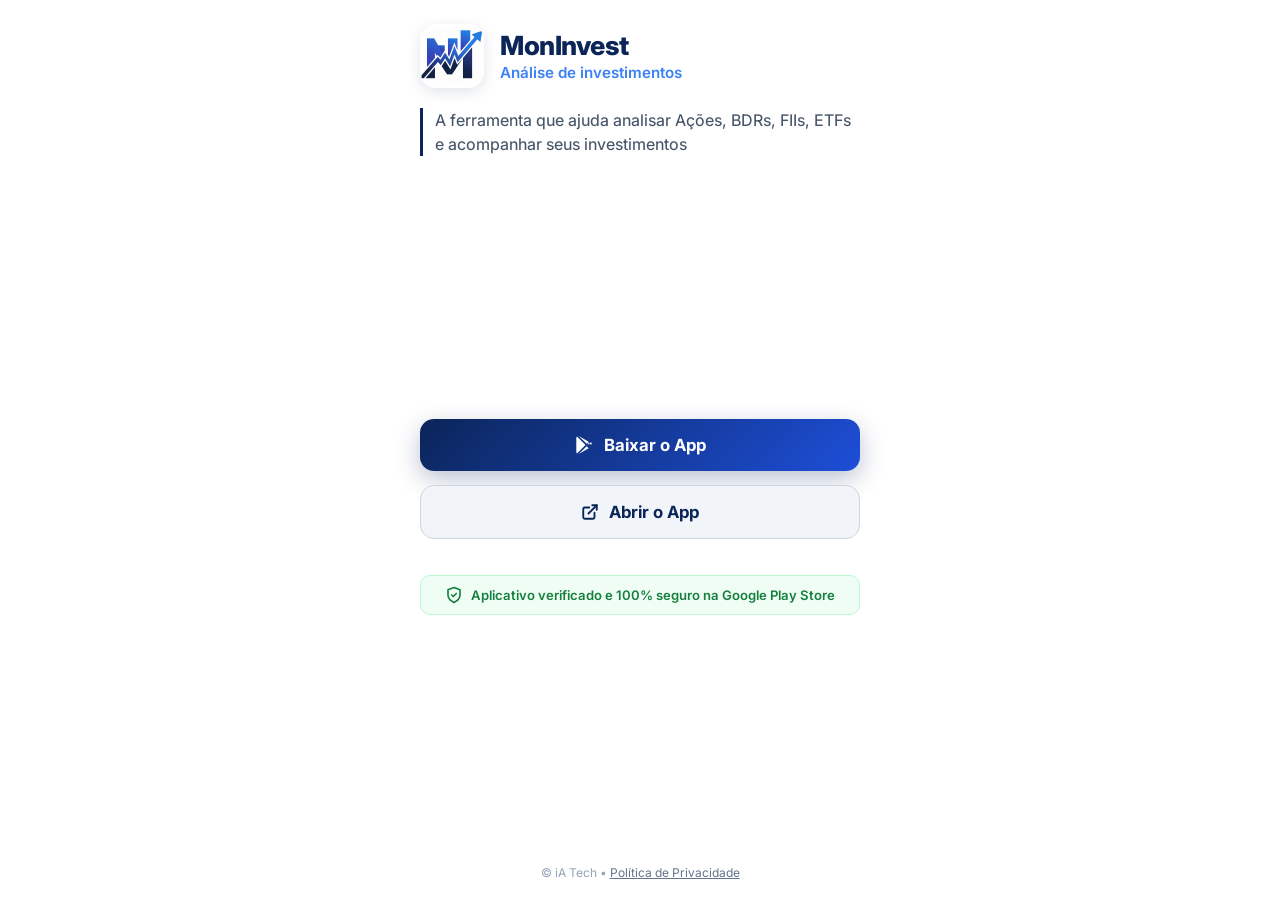
<file: moninvest/index.html>
<!DOCTYPE html>
<html lang="pt-BR">

<head>
  <meta charset="UTF-8">
  <meta name="viewport" content="width=device-width, initial-scale=1.0, maximum-scale=1.0, user-scalable=no">
  <title>MonInvest — Análise de Investimentos</title>

  <meta name="description"
    content="MonInvest: A ferramenta que ajuda analisar Ações, BDRs, FIIs, ETFs e acompanhar seus investimentos com privacidade e inteligência.">
  <meta name="theme-color" content="#ffffff">

  <!-- Open Graph -->
  <meta property="og:title" content="MonInvest — Análise de Investimentos">
  <meta property="og:description"
    content="A ferramenta que ajuda analisar Ações, BDRs, FIIs, ETFs e acompanhar seus investimentos. Baixe direto na Google Play Store.">
  <meta property="og:image" content="monInvest.webp">
  <meta property="og:type" content="website">

  <link rel="icon" type="image/webp" href="monInvest.webp">

  <!-- Google Fonts -->
  <link rel="preconnect" href="https://fonts.googleapis.com">
  <link rel="preconnect" href="https://fonts.gstatic.com" crossorigin>
  <link href="https://fonts.googleapis.com/css2?family=Inter:wght@400;500;600;700;800&display=swap" rel="stylesheet">

  <style>
    * {
      box-sizing: border-box;
      margin: 0;
      padding: 0;
      -webkit-tap-highlight-color: transparent;
    }

    body {
      font-family: 'Inter', -apple-system, BlinkMacSystemFont, "Segoe UI", Roboto, sans-serif;
      background-color: #ffffff;
      color: #1e293b;
      min-height: 100vh;
      display: flex;
      flex-direction: column;
      justify-content: space-between;
      padding: 24px 20px 20px;
    }

    /* Container de conteúdo */
    .container {
      width: 100%;
      max-width: 440px;
      margin: 0 auto;
      display: flex;
      flex-direction: column;
      flex-grow: 1;
    }

    /* Topo: Logo + Títulos */
    .header-brand {
      display: flex;
      align-items: center;
      gap: 16px;
      margin-bottom: 20px;
    }

    .brand-logo {
      width: 64px;
      height: 64px;
      border-radius: 16px;
      object-fit: contain;
      box-shadow: 0 4px 14px rgba(10, 37, 88, 0.12);
      flex-shrink: 0;
      background: #ffffff;
    }

    .brand-titles {
      display: flex;
      flex-direction: column;
    }

    .app-name {
      font-size: 1.65rem;
      font-weight: 800;
      color: #0b2559;
      /* Azul Escuro */
      line-height: 1.2;
      letter-spacing: -0.5px;
    }

    .app-subtitle {
      font-size: 0.95rem;
      font-weight: 600;
      color: #3b82f6;
      margin-top: 2px;
    }

    /* Linha descritiva */
    .app-description {
      font-size: 1rem;
      line-height: 1.5;
      color: #475569;
      margin-bottom: 36px;
      font-weight: 450;
      border-left: 3px solid #0b2559;
      padding-left: 12px;
    }

    /* Área central de CTAs */
    .cta-section {
      margin: auto 0;
      display: flex;
      flex-direction: column;
      gap: 14px;
      width: 100%;
    }

    .btn {
      display: flex;
      align-items: center;
      justify-content: center;
      gap: 10px;
      width: 100%;
      padding: 16px 20px;
      border-radius: 14px;
      text-decoration: none;
      font-size: 1.05rem;
      font-weight: 700;
      transition: transform 0.15s ease, box-shadow 0.15s ease, background-color 0.15s ease;
      text-align: center;
    }

    .btn:active {
      transform: scale(0.98);
    }

    /* Botão Principal: Baixar o App */
    .btn-download {
      background: linear-gradient(135deg, #0b2559, #1d4ed8);
      color: #ffffff;
      box-shadow: 0 8px 24px rgba(11, 37, 89, 0.28);
    }

    .btn-download svg {
      fill: currentColor;
    }

    /* Botão Secundário: Abrir o App */
    .btn-open {
      background-color: #f1f5f9;
      color: #0b2559;
      border: 1.5px solid #cbd5e1;
    }

    .btn-open:active {
      background-color: #e2e8f0;
    }

    /* Frase de Segurança Google Play */
    .security-notice {
      display: flex;
      align-items: center;
      justify-content: center;
      gap: 8px;
      margin-top: 22px;
      font-size: 0.82rem;
      color: #15803d;
      /* Verde seguro */
      font-weight: 600;
      text-align: center;
      background: #f0fdf4;
      padding: 10px 14px;
      border-radius: 10px;
      border: 1px solid #bbf7d0;
    }

    .security-notice svg {
      flex-shrink: 0;
    }

    /* Rodapé discreto */
    .footer {
      text-align: center;
      padding-top: 24px;
      font-size: 0.75rem;
      color: #94a3b8;
    }

    .footer a {
      color: #64748b;
      text-decoration: underline;
    }
  </style>
  <!-- Google Tag Manager -->
  <script>(function (w, d, s, l, i) {
      w[l] = w[l] || []; w[l].push({
        'gtm.start':
          new Date().getTime(), event: 'gtm.js'
      }); var f = d.getElementsByTagName(s)[0],
        j = d.createElement(s), dl = l != 'dataLayer' ? '&l=' + l : ''; j.async = true; j.src =
          'https://www.googletagmanager.com/gtm.js?id=' + i + dl; f.parentNode.insertBefore(j, f);
    })(window, document, 'script', 'dataLayer', 'GTM-5LF766N');</script>
  <!-- End Google Tag Manager -->

  <!-- Google tag (gtag.js) -->
  <script async src="https://www.googletagmanager.com/gtag/js?id=G-B4Q9MK1J0K"></script>
  <script>
    window.dataLayer = window.dataLayer || [];
    function gtag() { dataLayer.push(arguments); }
    gtag('js', new Date());

    gtag('config', 'G-B4Q9MK1J0K');
  </script>

</head>

<body>

  <div class="container">
    <!-- Topo: Logo + Títulos -->
    <header class="header-brand">
      <img src="monInvest.webp" alt="Logo MonInvest" class="brand-logo">
      <div class="brand-titles">
        <h1 class="app-name">MonInvest</h1>
        <span class="app-subtitle">Análise de investimentos</span>
      </div>
    </header>

    <!-- Linha Descritiva -->
    <p class="app-description">
      A ferramenta que ajuda analisar Ações, BDRs, FIIs, ETFs e acompanhar seus investimentos
    </p>

    <!-- Ações Centrais -->
    <main class="cta-section">
      <!-- Baixar o App -->
      <a href="https://play.google.com/store/apps/details?id=br.com.iatech.moninvest" class="btn btn-download">
        <svg width="20" height="20" viewBox="0 0 24 24">
          <path
            d="M3.609 1.814L13.793 12 3.61 22.186a2.38 2.38 0 0 1-.61-.914c-.16-.44-.24-.916-.24-1.417V4.145c0-.5.08-.977.24-1.417.153-.42.36-.734.61-.914zM15.207 13.414l2.42 2.42-12.016 6.94 9.596-9.36zm0-2.828L5.61 1.226 17.627 8.166l-2.42 2.42zm1.414 1.414l2.87-2.87c.725-.42 1.258-.236 1.488.084.18.25.26.59.26.986s-.08.736-.26.986c-.23.32-.763.504-1.488.084l-2.87-2.87z" />
        </svg>
        <span>Baixar o App</span>
      </a>

      <!-- Abrir o App -->
      <a href="https://play.google.com/store/apps/details?id=br.com.iatech.moninvest" class="btn btn-open">
        <svg width="18" height="18" viewBox="0 0 24 24" fill="none" stroke="currentColor" stroke-width="2.5"
          stroke-linecap="round" stroke-linejoin="round">
          <path d="M18 13v6a2 2 0 0 1-2 2H5a2 2 0 0 1-2-2V8a2 2 0 0 1 2-2h6"></path>
          <polyline points="15 3 21 3 21 9"></polyline>
          <line x1="10" y1="14" x2="21" y2="3"></line>
        </svg>
        <span>Abrir o App</span>
      </a>

      <!-- Frase de Segurança Google Play -->
      <div class="security-notice">
        <svg width="18" height="18" viewBox="0 0 24 24" fill="none" stroke="currentColor" stroke-width="2.2"
          stroke-linecap="round" stroke-linejoin="round">
          <path d="M12 22s8-4 8-10V5l-8-3-8 3v7c0 6 8 10 8 10z"></path>
          <path d="m9 12 2 2 4-4"></path>
        </svg>
        <span>Aplicativo verificado e 100% seguro na Google Play Store</span>
      </div>
    </main>

    <!-- Rodapé -->
    <footer class="footer">
      <p>&copy; iA Tech &bull; <a href="privacy.html">Política de Privacidade</a></p>
    </footer>
  </div>

</body>

</html>
</file>
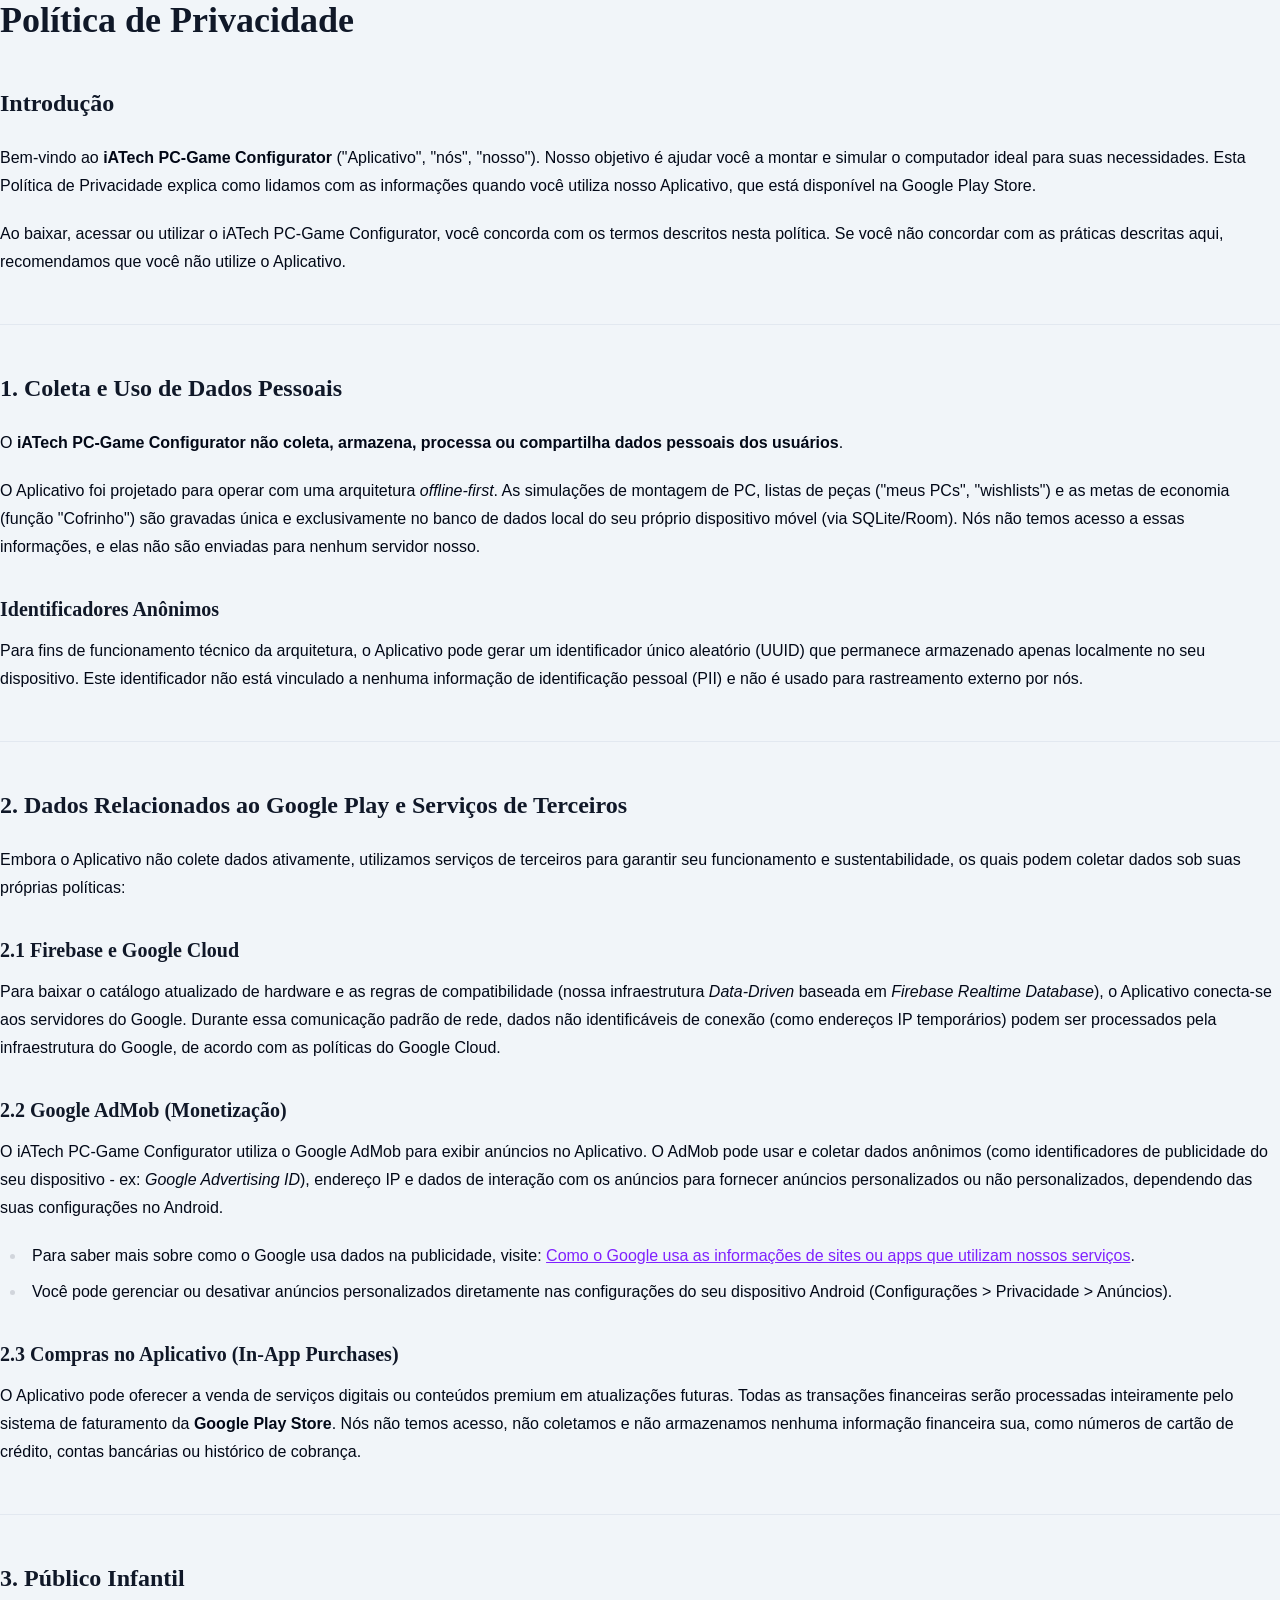
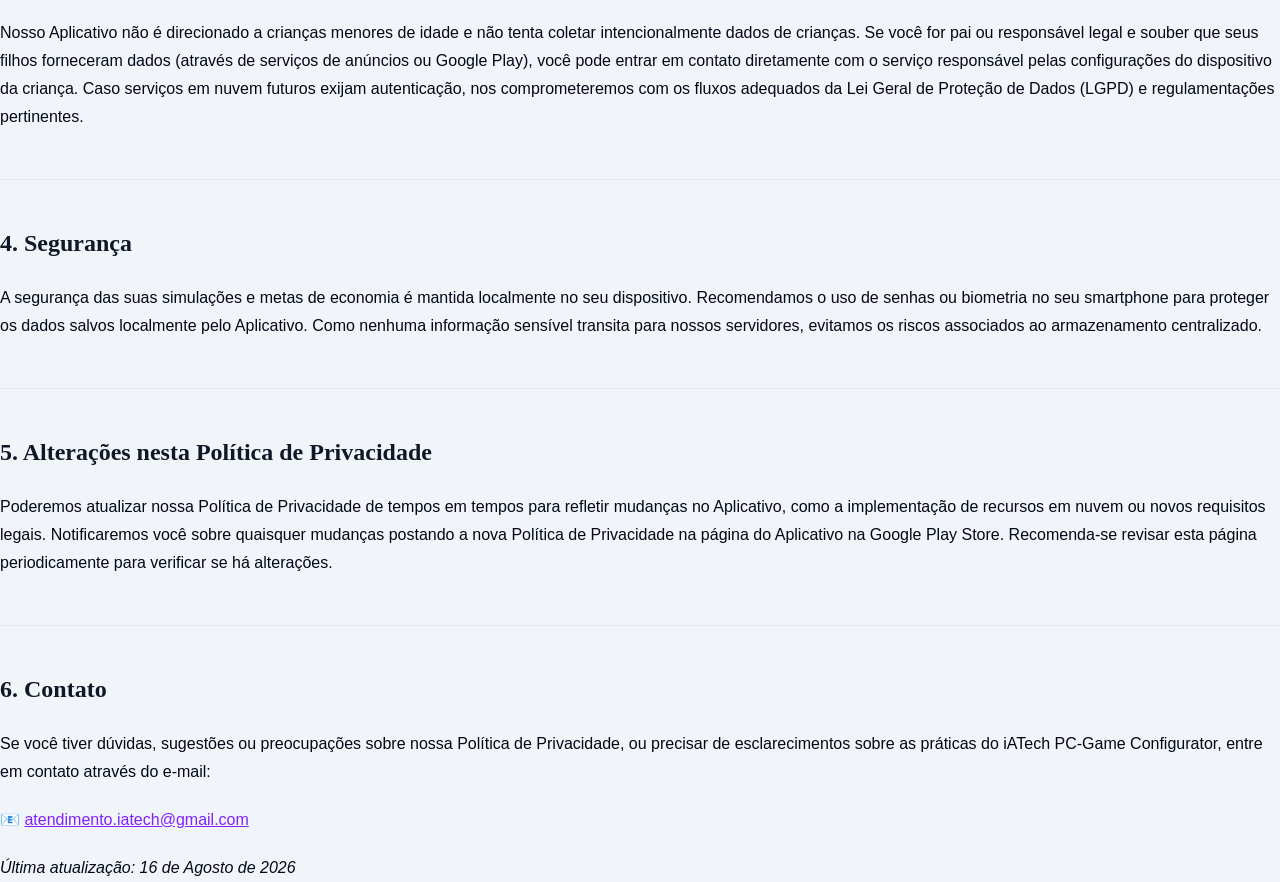
<file: pc-gamer/privacy.html>
<!DOCTYPE html>
<html lang="en">

<head>
  <meta charset="UTF-8">
  <meta name="viewport" content="width=device-width, initial-scale=1.0">
  <title>privacy</title>
  <style>
    body {
      background-color: #fff;
      margin: 0;
      padding: 0;
    }

    @font-face {
      font-family: KaTeX_AMS;
      font-style: normal;
      font-weight: 400;
      src: url("fonts/KaTeX_AMS-Regular.woff2") format("woff2"), url("fonts/KaTeX_AMS-Regular.woff") format("woff"), url("fonts/KaTeX_AMS-Regular.ttf") format("truetype");
    }

    @font-face {
      font-family: KaTeX_Caligraphic;
      font-style: normal;
      font-weight: 700;
      src: url("fonts/KaTeX_Caligraphic-Bold.woff2") format("woff2"), url("fonts/KaTeX_Caligraphic-Bold.woff") format("woff"), url("fonts/KaTeX_Caligraphic-Bold.ttf") format("truetype");
    }

    @font-face {
      font-family: KaTeX_Caligraphic;
      font-style: normal;
      font-weight: 400;
      src: url("fonts/KaTeX_Caligraphic-Regular.woff2") format("woff2"), url("fonts/KaTeX_Caligraphic-Regular.woff") format("woff"), url("fonts/KaTeX_Caligraphic-Regular.ttf") format("truetype");
    }

    @font-face {
      font-family: KaTeX_Fraktur;
      font-style: normal;
      font-weight: 700;
      src: url("fonts/KaTeX_Fraktur-Bold.woff2") format("woff2"), url("fonts/KaTeX_Fraktur-Bold.woff") format("woff"), url("fonts/KaTeX_Fraktur-Bold.ttf") format("truetype");
    }

    @font-face {
      font-family: KaTeX_Fraktur;
      font-style: normal;
      font-weight: 400;
      src: url("fonts/KaTeX_Fraktur-Regular.woff2") format("woff2"), url("fonts/KaTeX_Fraktur-Regular.woff") format("woff"), url("fonts/KaTeX_Fraktur-Regular.ttf") format("truetype");
    }

    @font-face {
      font-family: KaTeX_Main;
      font-style: normal;
      font-weight: 700;
      src: url("fonts/KaTeX_Main-Bold.woff2") format("woff2"), url("fonts/KaTeX_Main-Bold.woff") format("woff"), url("fonts/KaTeX_Main-Bold.ttf") format("truetype");
    }

    @font-face {
      font-family: KaTeX_Main;
      font-style: italic;
      font-weight: 700;
      src: url("fonts/KaTeX_Main-BoldItalic.woff2") format("woff2"), url("fonts/KaTeX_Main-BoldItalic.woff") format("woff"), url("fonts/KaTeX_Main-BoldItalic.ttf") format("truetype");
    }

    @font-face {
      font-family: KaTeX_Main;
      font-style: italic;
      font-weight: 400;
      src: url("fonts/KaTeX_Main-Italic.woff2") format("woff2"), url("fonts/KaTeX_Main-Italic.woff") format("woff"), url("fonts/KaTeX_Main-Italic.ttf") format("truetype");
    }

    @font-face {
      font-family: KaTeX_Main;
      font-style: normal;
      font-weight: 400;
      src: url("fonts/KaTeX_Main-Regular.woff2") format("woff2"), url("fonts/KaTeX_Main-Regular.woff") format("woff"), url("fonts/KaTeX_Main-Regular.ttf") format("truetype");
    }

    @font-face {
      font-family: KaTeX_Math;
      font-style: italic;
      font-weight: 700;
      src: url("fonts/KaTeX_Math-BoldItalic.woff2") format("woff2"), url("fonts/KaTeX_Math-BoldItalic.woff") format("woff"), url("fonts/KaTeX_Math-BoldItalic.ttf") format("truetype");
    }

    @font-face {
      font-family: KaTeX_Math;
      font-style: italic;
      font-weight: 400;
      src: url("fonts/KaTeX_Math-Italic.woff2") format("woff2"), url("fonts/KaTeX_Math-Italic.woff") format("woff"), url("fonts/KaTeX_Math-Italic.ttf") format("truetype");
    }

    @font-face {
      font-family: KaTeX_SansSerif;
      font-style: normal;
      font-weight: 700;
      src: url("fonts/KaTeX_SansSerif-Bold.woff2") format("woff2"), url("fonts/KaTeX_SansSerif-Bold.woff") format("woff"), url("fonts/KaTeX_SansSerif-Bold.ttf") format("truetype");
    }

    @font-face {
      font-family: KaTeX_SansSerif;
      font-style: italic;
      font-weight: 400;
      src: url("fonts/KaTeX_SansSerif-Italic.woff2") format("woff2"), url("fonts/KaTeX_SansSerif-Italic.woff") format("woff"), url("fonts/KaTeX_SansSerif-Italic.ttf") format("truetype");
    }

    @font-face {
      font-family: KaTeX_SansSerif;
      font-style: normal;
      font-weight: 400;
      src: url("fonts/KaTeX_SansSerif-Regular.woff2") format("woff2"), url("fonts/KaTeX_SansSerif-Regular.woff") format("woff"), url("fonts/KaTeX_SansSerif-Regular.ttf") format("truetype");
    }

    @font-face {
      font-family: KaTeX_Script;
      font-style: normal;
      font-weight: 400;
      src: url("fonts/KaTeX_Script-Regular.woff2") format("woff2"), url("fonts/KaTeX_Script-Regular.woff") format("woff"), url("fonts/KaTeX_Script-Regular.ttf") format("truetype");
    }

    @font-face {
      font-family: KaTeX_Size1;
      font-style: normal;
      font-weight: 400;
      src: url("fonts/KaTeX_Size1-Regular.woff2") format("woff2"), url("fonts/KaTeX_Size1-Regular.woff") format("woff"), url("fonts/KaTeX_Size1-Regular.ttf") format("truetype");
    }

    @font-face {
      font-family: KaTeX_Size2;
      font-style: normal;
      font-weight: 400;
      src: url("fonts/KaTeX_Size2-Regular.woff2") format("woff2"), url("fonts/KaTeX_Size2-Regular.woff") format("woff"), url("fonts/KaTeX_Size2-Regular.ttf") format("truetype");
    }

    @font-face {
      font-family: KaTeX_Size3;
      font-style: normal;
      font-weight: 400;
      src: url("fonts/KaTeX_Size3-Regular.woff2") format("woff2"), url("fonts/KaTeX_Size3-Regular.woff") format("woff"), url("fonts/KaTeX_Size3-Regular.ttf") format("truetype");
    }

    @font-face {
      font-family: KaTeX_Size4;
      font-style: normal;
      font-weight: 400;
      src: url("fonts/KaTeX_Size4-Regular.woff2") format("woff2"), url("fonts/KaTeX_Size4-Regular.woff") format("woff"), url("fonts/KaTeX_Size4-Regular.ttf") format("truetype");
    }

    @font-face {
      font-family: KaTeX_Typewriter;
      font-style: normal;
      font-weight: 400;
      src: url("fonts/KaTeX_Typewriter-Regular.woff2") format("woff2"), url("fonts/KaTeX_Typewriter-Regular.woff") format("woff"), url("fonts/KaTeX_Typewriter-Regular.ttf") format("truetype");
    }

    .katex {
      text-rendering: auto;
      font: 1.21em / 1.2 KaTeX_Main, "Times New Roman", serif;
      text-indent: 0px;
    }

    .katex * {
      border-color: currentcolor;
    }

    .katex .katex-version::after {
      content: "0.16.9";
    }

    .katex .katex-mathml {
      clip: rect(1px, 1px, 1px, 1px);
      border: 0px;
      height: 1px;
      overflow: hidden;
      padding: 0px;
      position: absolute;
      width: 1px;
    }

    .katex .katex-html>.newline {
      display: block;
    }

    .katex .base {
      position: relative;
      white-space: nowrap;
      width: min-content;
    }

    .katex .base,
    .katex .strut {
      display: inline-block;
    }

    .katex .textbf {
      font-weight: 700;
    }

    .katex .textit {
      font-style: italic;
    }

    .katex .textrm {
      font-family: KaTeX_Main;
    }

    .katex .textsf {
      font-family: KaTeX_SansSerif;
    }

    .katex .texttt {
      font-family: KaTeX_Typewriter;
    }

    .katex .mathnormal {
      font-family: KaTeX_Math;
      font-style: italic;
    }

    .katex .mathit {
      font-family: KaTeX_Main;
      font-style: italic;
    }

    .katex .mathrm {
      font-style: normal;
    }

    .katex .mathbf {
      font-family: KaTeX_Main;
      font-weight: 700;
    }

    .katex .boldsymbol {
      font-family: KaTeX_Math;
      font-style: italic;
      font-weight: 700;
    }

    .katex .amsrm,
    .katex .mathbb,
    .katex .textbb {
      font-family: KaTeX_AMS;
    }

    .katex .mathcal {
      font-family: KaTeX_Caligraphic;
    }

    .katex .mathfrak,
    .katex .textfrak {
      font-family: KaTeX_Fraktur;
    }

    .katex .mathboldfrak,
    .katex .textboldfrak {
      font-family: KaTeX_Fraktur;
      font-weight: 700;
    }

    .katex .mathtt {
      font-family: KaTeX_Typewriter;
    }

    .katex .mathscr,
    .katex .textscr {
      font-family: KaTeX_Script;
    }

    .katex .mathsf,
    .katex .textsf {
      font-family: KaTeX_SansSerif;
    }

    .katex .mathboldsf,
    .katex .textboldsf {
      font-family: KaTeX_SansSerif;
      font-weight: 700;
    }

    .katex .mathitsf,
    .katex .textitsf {
      font-family: KaTeX_SansSerif;
      font-style: italic;
    }

    .katex .mainrm {
      font-family: KaTeX_Main;
      font-style: normal;
    }

    .katex .vlist-t {
      border-collapse: collapse;
      display: inline-table;
      table-layout: fixed;
    }

    .katex .vlist-r {
      display: table-row;
    }

    .katex .vlist {
      display: table-cell;
      position: relative;
      vertical-align: bottom;
    }

    .katex .vlist>span {
      display: block;
      height: 0px;
      position: relative;
    }

    .katex .vlist>span>span {
      display: inline-block;
    }

    .katex .vlist>span>.pstrut {
      overflow: hidden;
      width: 0px;
    }

    .katex .vlist-t2 {
      margin-right: -2px;
    }

    .katex .vlist-s {
      display: table-cell;
      font-size: 1px;
      min-width: 2px;
      vertical-align: bottom;
      width: 2px;
    }

    .katex .vbox {
      align-items: baseline;
      display: inline-flex;
      flex-direction: column;
    }

    .katex .hbox {
      width: 100%;
    }

    .katex .hbox,
    .katex .thinbox {
      display: inline-flex;
      flex-direction: row;
    }

    .katex .thinbox {
      max-width: 0px;
      width: 0px;
    }

    .katex .msupsub {
      text-align: left;
    }

    .katex .mfrac>span>span {
      text-align: center;
    }

    .katex .mfrac .frac-line {
      border-bottom-style: solid;
      display: inline-block;
      width: 100%;
    }

    .katex .hdashline,
    .katex .hline,
    .katex .mfrac .frac-line,
    .katex .overline .overline-line,
    .katex .rule,
    .katex .underline .underline-line {
      min-height: 1px;
    }

    .katex .mspace {
      display: inline-block;
    }

    .katex .clap,
    .katex .llap,
    .katex .rlap {
      position: relative;
      width: 0px;
    }

    .katex .clap>.inner,
    .katex .llap>.inner,
    .katex .rlap>.inner {
      position: absolute;
    }

    .katex .clap>.fix,
    .katex .llap>.fix,
    .katex .rlap>.fix {
      display: inline-block;
    }

    .katex .llap>.inner {
      right: 0px;
    }

    .katex .clap>.inner,
    .katex .rlap>.inner {
      left: 0px;
    }

    .katex .clap>.inner>span {
      margin-left: -50%;
      margin-right: 50%;
    }

    .katex .rule {
      border: 0px solid;
      display: inline-block;
      position: relative;
    }

    .katex .hline,
    .katex .overline .overline-line,
    .katex .underline .underline-line {
      border-bottom-style: solid;
      display: inline-block;
      width: 100%;
    }

    .katex .hdashline {
      border-bottom-style: dashed;
      display: inline-block;
      width: 100%;
    }

    .katex .sqrt>.root {
      margin-left: 0.277778em;
      margin-right: -0.555556em;
    }

    .katex .fontsize-ensurer.reset-size1.size1,
    .katex .sizing.reset-size1.size1 {
      font-size: 1em;
    }

    .katex .fontsize-ensurer.reset-size1.size2,
    .katex .sizing.reset-size1.size2 {
      font-size: 1.2em;
    }

    .katex .fontsize-ensurer.reset-size1.size3,
    .katex .sizing.reset-size1.size3 {
      font-size: 1.4em;
    }

    .katex .fontsize-ensurer.reset-size1.size4,
    .katex .sizing.reset-size1.size4 {
      font-size: 1.6em;
    }

    .katex .fontsize-ensurer.reset-size1.size5,
    .katex .sizing.reset-size1.size5 {
      font-size: 1.8em;
    }

    .katex .fontsize-ensurer.reset-size1.size6,
    .katex .sizing.reset-size1.size6 {
      font-size: 2em;
    }

    .katex .fontsize-ensurer.reset-size1.size7,
    .katex .sizing.reset-size1.size7 {
      font-size: 2.4em;
    }

    .katex .fontsize-ensurer.reset-size1.size8,
    .katex .sizing.reset-size1.size8 {
      font-size: 2.88em;
    }

    .katex .fontsize-ensurer.reset-size1.size9,
    .katex .sizing.reset-size1.size9 {
      font-size: 3.456em;
    }

    .katex .fontsize-ensurer.reset-size1.size10,
    .katex .sizing.reset-size1.size10 {
      font-size: 4.148em;
    }

    .katex .fontsize-ensurer.reset-size1.size11,
    .katex .sizing.reset-size1.size11 {
      font-size: 4.976em;
    }

    .katex .fontsize-ensurer.reset-size2.size1,
    .katex .sizing.reset-size2.size1 {
      font-size: 0.833333em;
    }

    .katex .fontsize-ensurer.reset-size2.size2,
    .katex .sizing.reset-size2.size2 {
      font-size: 1em;
    }

    .katex .fontsize-ensurer.reset-size2.size3,
    .katex .sizing.reset-size2.size3 {
      font-size: 1.16667em;
    }

    .katex .fontsize-ensurer.reset-size2.size4,
    .katex .sizing.reset-size2.size4 {
      font-size: 1.33333em;
    }

    .katex .fontsize-ensurer.reset-size2.size5,
    .katex .sizing.reset-size2.size5 {
      font-size: 1.5em;
    }

    .katex .fontsize-ensurer.reset-size2.size6,
    .katex .sizing.reset-size2.size6 {
      font-size: 1.66667em;
    }

    .katex .fontsize-ensurer.reset-size2.size7,
    .katex .sizing.reset-size2.size7 {
      font-size: 2em;
    }

    .katex .fontsize-ensurer.reset-size2.size8,
    .katex .sizing.reset-size2.size8 {
      font-size: 2.4em;
    }

    .katex .fontsize-ensurer.reset-size2.size9,
    .katex .sizing.reset-size2.size9 {
      font-size: 2.88em;
    }

    .katex .fontsize-ensurer.reset-size2.size10,
    .katex .sizing.reset-size2.size10 {
      font-size: 3.45667em;
    }

    .katex .fontsize-ensurer.reset-size2.size11,
    .katex .sizing.reset-size2.size11 {
      font-size: 4.14667em;
    }

    .katex .fontsize-ensurer.reset-size3.size1,
    .katex .sizing.reset-size3.size1 {
      font-size: 0.714286em;
    }

    .katex .fontsize-ensurer.reset-size3.size2,
    .katex .sizing.reset-size3.size2 {
      font-size: 0.857143em;
    }

    .katex .fontsize-ensurer.reset-size3.size3,
    .katex .sizing.reset-size3.size3 {
      font-size: 1em;
    }

    .katex .fontsize-ensurer.reset-size3.size4,
    .katex .sizing.reset-size3.size4 {
      font-size: 1.14286em;
    }

    .katex .fontsize-ensurer.reset-size3.size5,
    .katex .sizing.reset-size3.size5 {
      font-size: 1.28571em;
    }

    .katex .fontsize-ensurer.reset-size3.size6,
    .katex .sizing.reset-size3.size6 {
      font-size: 1.42857em;
    }

    .katex .fontsize-ensurer.reset-size3.size7,
    .katex .sizing.reset-size3.size7 {
      font-size: 1.71429em;
    }

    .katex .fontsize-ensurer.reset-size3.size8,
    .katex .sizing.reset-size3.size8 {
      font-size: 2.05714em;
    }

    .katex .fontsize-ensurer.reset-size3.size9,
    .katex .sizing.reset-size3.size9 {
      font-size: 2.46857em;
    }

    .katex .fontsize-ensurer.reset-size3.size10,
    .katex .sizing.reset-size3.size10 {
      font-size: 2.96286em;
    }

    .katex .fontsize-ensurer.reset-size3.size11,
    .katex .sizing.reset-size3.size11 {
      font-size: 3.55429em;
    }

    .katex .fontsize-ensurer.reset-size4.size1,
    .katex .sizing.reset-size4.size1 {
      font-size: 0.625em;
    }

    .katex .fontsize-ensurer.reset-size4.size2,
    .katex .sizing.reset-size4.size2 {
      font-size: 0.75em;
    }

    .katex .fontsize-ensurer.reset-size4.size3,
    .katex .sizing.reset-size4.size3 {
      font-size: 0.875em;
    }

    .katex .fontsize-ensurer.reset-size4.size4,
    .katex .sizing.reset-size4.size4 {
      font-size: 1em;
    }

    .katex .fontsize-ensurer.reset-size4.size5,
    .katex .sizing.reset-size4.size5 {
      font-size: 1.125em;
    }

    .katex .fontsize-ensurer.reset-size4.size6,
    .katex .sizing.reset-size4.size6 {
      font-size: 1.25em;
    }

    .katex .fontsize-ensurer.reset-size4.size7,
    .katex .sizing.reset-size4.size7 {
      font-size: 1.5em;
    }

    .katex .fontsize-ensurer.reset-size4.size8,
    .katex .sizing.reset-size4.size8 {
      font-size: 1.8em;
    }

    .katex .fontsize-ensurer.reset-size4.size9,
    .katex .sizing.reset-size4.size9 {
      font-size: 2.16em;
    }

    .katex .fontsize-ensurer.reset-size4.size10,
    .katex .sizing.reset-size4.size10 {
      font-size: 2.5925em;
    }

    .katex .fontsize-ensurer.reset-size4.size11,
    .katex .sizing.reset-size4.size11 {
      font-size: 3.11em;
    }

    .katex .fontsize-ensurer.reset-size5.size1,
    .katex .sizing.reset-size5.size1 {
      font-size: 0.555556em;
    }

    .katex .fontsize-ensurer.reset-size5.size2,
    .katex .sizing.reset-size5.size2 {
      font-size: 0.666667em;
    }

    .katex .fontsize-ensurer.reset-size5.size3,
    .katex .sizing.reset-size5.size3 {
      font-size: 0.777778em;
    }

    .katex .fontsize-ensurer.reset-size5.size4,
    .katex .sizing.reset-size5.size4 {
      font-size: 0.888889em;
    }

    .katex .fontsize-ensurer.reset-size5.size5,
    .katex .sizing.reset-size5.size5 {
      font-size: 1em;
    }

    .katex .fontsize-ensurer.reset-size5.size6,
    .katex .sizing.reset-size5.size6 {
      font-size: 1.11111em;
    }

    .katex .fontsize-ensurer.reset-size5.size7,
    .katex .sizing.reset-size5.size7 {
      font-size: 1.33333em;
    }

    .katex .fontsize-ensurer.reset-size5.size8,
    .katex .sizing.reset-size5.size8 {
      font-size: 1.6em;
    }

    .katex .fontsize-ensurer.reset-size5.size9,
    .katex .sizing.reset-size5.size9 {
      font-size: 1.92em;
    }

    .katex .fontsize-ensurer.reset-size5.size10,
    .katex .sizing.reset-size5.size10 {
      font-size: 2.30444em;
    }

    .katex .fontsize-ensurer.reset-size5.size11,
    .katex .sizing.reset-size5.size11 {
      font-size: 2.76444em;
    }

    .katex .fontsize-ensurer.reset-size6.size1,
    .katex .sizing.reset-size6.size1 {
      font-size: 0.5em;
    }

    .katex .fontsize-ensurer.reset-size6.size2,
    .katex .sizing.reset-size6.size2 {
      font-size: 0.6em;
    }

    .katex .fontsize-ensurer.reset-size6.size3,
    .katex .sizing.reset-size6.size3 {
      font-size: 0.7em;
    }

    .katex .fontsize-ensurer.reset-size6.size4,
    .katex .sizing.reset-size6.size4 {
      font-size: 0.8em;
    }

    .katex .fontsize-ensurer.reset-size6.size5,
    .katex .sizing.reset-size6.size5 {
      font-size: 0.9em;
    }

    .katex .fontsize-ensurer.reset-size6.size6,
    .katex .sizing.reset-size6.size6 {
      font-size: 1em;
    }

    .katex .fontsize-ensurer.reset-size6.size7,
    .katex .sizing.reset-size6.size7 {
      font-size: 1.2em;
    }

    .katex .fontsize-ensurer.reset-size6.size8,
    .katex .sizing.reset-size6.size8 {
      font-size: 1.44em;
    }

    .katex .fontsize-ensurer.reset-size6.size9,
    .katex .sizing.reset-size6.size9 {
      font-size: 1.728em;
    }

    .katex .fontsize-ensurer.reset-size6.size10,
    .katex .sizing.reset-size6.size10 {
      font-size: 2.074em;
    }

    .katex .fontsize-ensurer.reset-size6.size11,
    .katex .sizing.reset-size6.size11 {
      font-size: 2.488em;
    }

    .katex .fontsize-ensurer.reset-size7.size1,
    .katex .sizing.reset-size7.size1 {
      font-size: 0.416667em;
    }

    .katex .fontsize-ensurer.reset-size7.size2,
    .katex .sizing.reset-size7.size2 {
      font-size: 0.5em;
    }

    .katex .fontsize-ensurer.reset-size7.size3,
    .katex .sizing.reset-size7.size3 {
      font-size: 0.583333em;
    }

    .katex .fontsize-ensurer.reset-size7.size4,
    .katex .sizing.reset-size7.size4 {
      font-size: 0.666667em;
    }

    .katex .fontsize-ensurer.reset-size7.size5,
    .katex .sizing.reset-size7.size5 {
      font-size: 0.75em;
    }

    .katex .fontsize-ensurer.reset-size7.size6,
    .katex .sizing.reset-size7.size6 {
      font-size: 0.833333em;
    }

    .katex .fontsize-ensurer.reset-size7.size7,
    .katex .sizing.reset-size7.size7 {
      font-size: 1em;
    }

    .katex .fontsize-ensurer.reset-size7.size8,
    .katex .sizing.reset-size7.size8 {
      font-size: 1.2em;
    }

    .katex .fontsize-ensurer.reset-size7.size9,
    .katex .sizing.reset-size7.size9 {
      font-size: 1.44em;
    }

    .katex .fontsize-ensurer.reset-size7.size10,
    .katex .sizing.reset-size7.size10 {
      font-size: 1.72833em;
    }

    .katex .fontsize-ensurer.reset-size7.size11,
    .katex .sizing.reset-size7.size11 {
      font-size: 2.07333em;
    }

    .katex .fontsize-ensurer.reset-size8.size1,
    .katex .sizing.reset-size8.size1 {
      font-size: 0.347222em;
    }

    .katex .fontsize-ensurer.reset-size8.size2,
    .katex .sizing.reset-size8.size2 {
      font-size: 0.416667em;
    }

    .katex .fontsize-ensurer.reset-size8.size3,
    .katex .sizing.reset-size8.size3 {
      font-size: 0.486111em;
    }

    .katex .fontsize-ensurer.reset-size8.size4,
    .katex .sizing.reset-size8.size4 {
      font-size: 0.555556em;
    }

    .katex .fontsize-ensurer.reset-size8.size5,
    .katex .sizing.reset-size8.size5 {
      font-size: 0.625em;
    }

    .katex .fontsize-ensurer.reset-size8.size6,
    .katex .sizing.reset-size8.size6 {
      font-size: 0.694444em;
    }

    .katex .fontsize-ensurer.reset-size8.size7,
    .katex .sizing.reset-size8.size7 {
      font-size: 0.833333em;
    }

    .katex .fontsize-ensurer.reset-size8.size8,
    .katex .sizing.reset-size8.size8 {
      font-size: 1em;
    }

    .katex .fontsize-ensurer.reset-size8.size9,
    .katex .sizing.reset-size8.size9 {
      font-size: 1.2em;
    }

    .katex .fontsize-ensurer.reset-size8.size10,
    .katex .sizing.reset-size8.size10 {
      font-size: 1.44028em;
    }

    .katex .fontsize-ensurer.reset-size8.size11,
    .katex .sizing.reset-size8.size11 {
      font-size: 1.72778em;
    }

    .katex .fontsize-ensurer.reset-size9.size1,
    .katex .sizing.reset-size9.size1 {
      font-size: 0.289352em;
    }

    .katex .fontsize-ensurer.reset-size9.size2,
    .katex .sizing.reset-size9.size2 {
      font-size: 0.347222em;
    }

    .katex .fontsize-ensurer.reset-size9.size3,
    .katex .sizing.reset-size9.size3 {
      font-size: 0.405093em;
    }

    .katex .fontsize-ensurer.reset-size9.size4,
    .katex .sizing.reset-size9.size4 {
      font-size: 0.462963em;
    }

    .katex .fontsize-ensurer.reset-size9.size5,
    .katex .sizing.reset-size9.size5 {
      font-size: 0.520833em;
    }

    .katex .fontsize-ensurer.reset-size9.size6,
    .katex .sizing.reset-size9.size6 {
      font-size: 0.578704em;
    }

    .katex .fontsize-ensurer.reset-size9.size7,
    .katex .sizing.reset-size9.size7 {
      font-size: 0.694444em;
    }

    .katex .fontsize-ensurer.reset-size9.size8,
    .katex .sizing.reset-size9.size8 {
      font-size: 0.833333em;
    }

    .katex .fontsize-ensurer.reset-size9.size9,
    .katex .sizing.reset-size9.size9 {
      font-size: 1em;
    }

    .katex .fontsize-ensurer.reset-size9.size10,
    .katex .sizing.reset-size9.size10 {
      font-size: 1.20023em;
    }

    .katex .fontsize-ensurer.reset-size9.size11,
    .katex .sizing.reset-size9.size11 {
      font-size: 1.43981em;
    }

    .katex .fontsize-ensurer.reset-size10.size1,
    .katex .sizing.reset-size10.size1 {
      font-size: 0.24108em;
    }

    .katex .fontsize-ensurer.reset-size10.size2,
    .katex .sizing.reset-size10.size2 {
      font-size: 0.289296em;
    }

    .katex .fontsize-ensurer.reset-size10.size3,
    .katex .sizing.reset-size10.size3 {
      font-size: 0.337512em;
    }

    .katex .fontsize-ensurer.reset-size10.size4,
    .katex .sizing.reset-size10.size4 {
      font-size: 0.385728em;
    }

    .katex .fontsize-ensurer.reset-size10.size5,
    .katex .sizing.reset-size10.size5 {
      font-size: 0.433944em;
    }

    .katex .fontsize-ensurer.reset-size10.size6,
    .katex .sizing.reset-size10.size6 {
      font-size: 0.48216em;
    }

    .katex .fontsize-ensurer.reset-size10.size7,
    .katex .sizing.reset-size10.size7 {
      font-size: 0.578592em;
    }

    .katex .fontsize-ensurer.reset-size10.size8,
    .katex .sizing.reset-size10.size8 {
      font-size: 0.694311em;
    }

    .katex .fontsize-ensurer.reset-size10.size9,
    .katex .sizing.reset-size10.size9 {
      font-size: 0.833173em;
    }

    .katex .fontsize-ensurer.reset-size10.size10,
    .katex .sizing.reset-size10.size10 {
      font-size: 1em;
    }

    .katex .fontsize-ensurer.reset-size10.size11,
    .katex .sizing.reset-size10.size11 {
      font-size: 1.19961em;
    }

    .katex .fontsize-ensurer.reset-size11.size1,
    .katex .sizing.reset-size11.size1 {
      font-size: 0.200965em;
    }

    .katex .fontsize-ensurer.reset-size11.size2,
    .katex .sizing.reset-size11.size2 {
      font-size: 0.241158em;
    }

    .katex .fontsize-ensurer.reset-size11.size3,
    .katex .sizing.reset-size11.size3 {
      font-size: 0.28135em;
    }

    .katex .fontsize-ensurer.reset-size11.size4,
    .katex .sizing.reset-size11.size4 {
      font-size: 0.321543em;
    }

    .katex .fontsize-ensurer.reset-size11.size5,
    .katex .sizing.reset-size11.size5 {
      font-size: 0.361736em;
    }

    .katex .fontsize-ensurer.reset-size11.size6,
    .katex .sizing.reset-size11.size6 {
      font-size: 0.401929em;
    }

    .katex .fontsize-ensurer.reset-size11.size7,
    .katex .sizing.reset-size11.size7 {
      font-size: 0.482315em;
    }

    .katex .fontsize-ensurer.reset-size11.size8,
    .katex .sizing.reset-size11.size8 {
      font-size: 0.578778em;
    }

    .katex .fontsize-ensurer.reset-size11.size9,
    .katex .sizing.reset-size11.size9 {
      font-size: 0.694534em;
    }

    .katex .fontsize-ensurer.reset-size11.size10,
    .katex .sizing.reset-size11.size10 {
      font-size: 0.833601em;
    }

    .katex .fontsize-ensurer.reset-size11.size11,
    .katex .sizing.reset-size11.size11 {
      font-size: 1em;
    }

    .katex .delimsizing.size1 {
      font-family: KaTeX_Size1;
    }

    .katex .delimsizing.size2 {
      font-family: KaTeX_Size2;
    }

    .katex .delimsizing.size3 {
      font-family: KaTeX_Size3;
    }

    .katex .delimsizing.size4 {
      font-family: KaTeX_Size4;
    }

    .katex .delimsizing.mult .delim-size1>span {
      font-family: KaTeX_Size1;
    }

    .katex .delimsizing.mult .delim-size4>span {
      font-family: KaTeX_Size4;
    }

    .katex .nulldelimiter {
      display: inline-block;
      width: 0.12em;
    }

    .katex .delimcenter,
    .katex .op-symbol {
      position: relative;
    }

    .katex .op-symbol.small-op {
      font-family: KaTeX_Size1;
    }

    .katex .op-symbol.large-op {
      font-family: KaTeX_Size2;
    }

    .katex .accent>.vlist-t,
    .katex .op-limits>.vlist-t {
      text-align: center;
    }

    .katex .accent .accent-body {
      position: relative;
    }

    .katex .accent .accent-body:not(.accent-full) {
      width: 0px;
    }

    .katex .overlay {
      display: block;
    }

    .katex .mtable .vertical-separator {
      display: inline-block;
      min-width: 1px;
    }

    .katex .mtable .arraycolsep {
      display: inline-block;
    }

    .katex .mtable .col-align-c>.vlist-t {
      text-align: center;
    }

    .katex .mtable .col-align-l>.vlist-t {
      text-align: left;
    }

    .katex .mtable .col-align-r>.vlist-t {
      text-align: right;
    }

    .katex .svg-align {
      text-align: left;
    }

    .katex svg {
      fill: currentcolor;
      stroke: currentcolor;
      fill-rule: nonzero;
      fill-opacity: 1;
      stroke-width: 1;
      stroke-linecap: butt;
      stroke-linejoin: miter;
      stroke-miterlimit: 4;
      stroke-dasharray: none;
      stroke-dashoffset: 0;
      stroke-opacity: 1;
      display: block;
      height: inherit;
      position: absolute;
      width: 100%;
    }

    .katex svg path {
      stroke: none;
    }

    .katex img {
      border-style: none;
      max-height: none;
      max-width: none;
      min-height: 0px;
      min-width: 0px;
    }

    .katex .stretchy {
      display: block;
      overflow: hidden;
      position: relative;
      width: 100%;
    }

    .katex .stretchy::after,
    .katex .stretchy::before {
      content: "";
    }

    .katex .hide-tail {
      overflow: hidden;
      position: relative;
      width: 100%;
    }

    .katex .halfarrow-left {
      left: 0px;
      overflow: hidden;
      position: absolute;
      width: 50.2%;
    }

    .katex .halfarrow-right {
      overflow: hidden;
      position: absolute;
      right: 0px;
      width: 50.2%;
    }

    .katex .brace-left {
      left: 0px;
      overflow: hidden;
      position: absolute;
      width: 25.1%;
    }

    .katex .brace-center {
      left: 25%;
      overflow: hidden;
      position: absolute;
      width: 50%;
    }

    .katex .brace-right {
      overflow: hidden;
      position: absolute;
      right: 0px;
      width: 25.1%;
    }

    .katex .x-arrow-pad {
      padding: 0px 0.5em;
    }

    .katex .cd-arrow-pad {
      padding: 0px 0.55556em 0px 0.27778em;
    }

    .katex .mover,
    .katex .munder,
    .katex .x-arrow {
      text-align: center;
    }

    .katex .boxpad {
      padding: 0px 0.3em;
    }

    .katex .fbox,
    .katex .fcolorbox {
      border: 0.04em solid;
      box-sizing: border-box;
    }

    .katex .cancel-pad {
      padding: 0px 0.2em;
    }

    .katex .cancel-lap {
      margin-left: -0.2em;
      margin-right: -0.2em;
    }

    .katex .sout {
      border-bottom-style: solid;
      border-bottom-width: 0.08em;
    }

    .katex .angl {
      border-right: 0.049em solid;
      border-top: 0.049em solid;
      box-sizing: border-box;
      margin-right: 0.03889em;
    }

    .katex .anglpad {
      padding: 0px 0.03889em;
    }

    .katex .eqn-num::before {
      content: "(" counter(katexEqnNo) ")";
      counter-increment: katexEqnNo 1;
    }

    .katex .mml-eqn-num::before {
      content: "(" counter(mmlEqnNo) ")";
      counter-increment: mmlEqnNo 1;
    }

    .katex .mtr-glue {
      width: 50%;
    }

    .katex .cd-vert-arrow {
      display: inline-block;
      position: relative;
    }

    .katex .cd-label-left {
      display: inline-block;
      position: absolute;
      right: calc(50% + 0.3em);
      text-align: left;
    }

    .katex .cd-label-right {
      display: inline-block;
      left: calc(50% + 0.3em);
      position: absolute;
      text-align: right;
    }

    .katex-display {
      display: block;
      margin: 1em 0px;
      text-align: center;
    }

    .katex-display>.katex {
      display: block;
      text-align: center;
      white-space: nowrap;
    }

    .katex-display>.katex>.katex-html {
      display: block;
      position: relative;
    }

    .katex-display>.katex>.katex-html>.tag {
      position: absolute;
      right: 0px;
    }

    .katex-display.leqno>.katex>.katex-html>.tag {
      left: 0px;
      right: auto;
    }

    .katex-display.fleqn>.katex {
      padding-left: 2em;
      text-align: left;
    }

    body {
      counter-reset: katexEqnNo 0 mmlEqnNo 0;
    }

    @import url("https://fonts.googleapis.com/css2?family=Inter:wght@300;400;500;600&family=Merriweather:ital,wght@0,300;0,400;0,700;1,300;1,400&family=JetBrains+Mono:wght@400;500&display=swap");

    body {
      font-family: Inter, sans-serif;
    }

    .font-serif-book {
      font-family: Merriweather, serif;
    }

    .font-mono-editor {
      font-family: "JetBrains Mono", monospace;
    }

    @media print {
      @page {
        margin: 2cm;
      }

      .no-print {
        display: none !important;
      }

      .print-only {
        display: block !important;
      }

      .book-page {
        break-after: page;
      }
    }

    @layer properties {
      @supports (((-webkit-hyphens:none)) and (not (margin-trim:inline))) or ((-moz-orient:inline) and (not (color:rgb(from red r g b)))) {

        *,
        ::before,
        ::after,
        ::backdrop {
          --tw-translate-x: 0;
          --tw-translate-y: 0;
          --tw-translate-z: 0;
          --tw-scale-x: 1;
          --tw-scale-y: 1;
          --tw-scale-z: 1;
          --tw-rotate-x: initial;
          --tw-rotate-y: initial;
          --tw-rotate-z: initial;
          --tw-skew-x: initial;
          --tw-skew-y: initial;
          --tw-pan-x: initial;
          --tw-pan-y: initial;
          --tw-pinch-zoom: initial;
          --tw-space-y-reverse: 0;
          --tw-space-x-reverse: 0;
          --tw-divide-x-reverse: 0;
          --tw-border-style: solid;
          --tw-divide-y-reverse: 0;
          --tw-gradient-position: initial;
          --tw-gradient-from: #0000;
          --tw-gradient-via: #0000;
          --tw-gradient-to: #0000;
          --tw-gradient-stops: initial;
          --tw-gradient-via-stops: initial;
          --tw-gradient-from-position: 0%;
          --tw-gradient-via-position: 50%;
          --tw-gradient-to-position: 100%;
          --tw-leading: initial;
          --tw-font-weight: initial;
          --tw-tracking: initial;
          --tw-ordinal: initial;
          --tw-slashed-zero: initial;
          --tw-numeric-figure: initial;
          --tw-numeric-spacing: initial;
          --tw-numeric-fraction: initial;
          --tw-shadow: 0 0 #0000;
          --tw-shadow-color: initial;
          --tw-shadow-alpha: 100%;
          --tw-inset-shadow: 0 0 #0000;
          --tw-inset-shadow-color: initial;
          --tw-inset-shadow-alpha: 100%;
          --tw-ring-color: initial;
          --tw-ring-shadow: 0 0 #0000;
          --tw-inset-ring-color: initial;
          --tw-inset-ring-shadow: 0 0 #0000;
          --tw-ring-inset: initial;
          --tw-ring-offset-width: 0px;
          --tw-ring-offset-color: #fff;
          --tw-ring-offset-shadow: 0 0 #0000;
          --tw-outline-style: solid;
          --tw-blur: initial;
          --tw-brightness: initial;
          --tw-contrast: initial;
          --tw-grayscale: initial;
          --tw-hue-rotate: initial;
          --tw-invert: initial;
          --tw-opacity: initial;
          --tw-saturate: initial;
          --tw-sepia: initial;
          --tw-drop-shadow: initial;
          --tw-drop-shadow-color: initial;
          --tw-drop-shadow-alpha: 100%;
          --tw-drop-shadow-size: initial;
          --tw-backdrop-blur: initial;
          --tw-backdrop-brightness: initial;
          --tw-backdrop-contrast: initial;
          --tw-backdrop-grayscale: initial;
          --tw-backdrop-hue-rotate: initial;
          --tw-backdrop-invert: initial;
          --tw-backdrop-opacity: initial;
          --tw-backdrop-saturate: initial;
          --tw-backdrop-sepia: initial;
          --tw-duration: initial;
          --tw-ease: initial;
          --tw-content: "";
        }
      }
    }

    @layer theme {

      :root,
      :host {
        --font-sans: -apple-system, BlinkMacSystemFont, "Segoe UI", Roboto, "Helvetica Neue", "Noto Sans", Arial, sans-serif, "Apple Color Emoji", "Segoe UI Emoji", "Segoe UI Symbol", "Noto Color Emoji";
        --font-mono: ui-monospace, SFMono-Regular, Menlo, Monaco, Consolas, "Liberation Mono", "Courier New", monospace;
        --color-red-50: oklch(97.1% .013 17.38);
        --color-red-200: oklch(88.5% .062 18.334);
        --color-red-300: oklch(80.8% .114 19.571);
        --color-red-400: oklch(70.4% .191 22.216);
        --color-red-500: oklch(63.7% .237 25.331);
        --color-red-600: oklch(57.7% .245 27.325);
        --color-amber-500: oklch(76.9% .188 70.08);
        --color-amber-600: oklch(66.6% .179 58.318);
        --color-green-400: oklch(79.2% .209 151.711);
        --color-emerald-300: oklch(84.5% .143 164.978);
        --color-emerald-400: oklch(76.5% .177 163.223);
        --color-emerald-500: oklch(69.6% .17 162.48);
        --color-emerald-600: oklch(59.6% .145 163.225);
        --color-emerald-700: oklch(50.8% .118 165.612);
        --color-emerald-950: oklch(26.2% .051 172.552);
        --color-cyan-600: oklch(60.9% .126 221.723);
        --color-cyan-700: oklch(52% .105 223.128);
        --color-sky-400: oklch(74.6% .16 232.661);
        --color-blue-50: oklch(97% .014 254.604);
        --color-blue-500: oklch(62.3% .214 259.815);
        --color-blue-600: oklch(54.6% .245 262.881);
        --color-blue-700: oklch(48.8% .243 264.376);
        --color-indigo-50: oklch(96.2% .018 272.314);
        --color-indigo-100: oklch(93% .034 272.788);
        --color-indigo-300: oklch(78.5% .115 274.713);
        --color-indigo-500: oklch(58.5% .233 277.117);
        --color-indigo-600: oklch(51.1% .262 276.966);
        --color-indigo-700: oklch(45.7% .24 277.023);
        --color-pink-600: oklch(59.2% .249 .584);
        --color-rose-500: oklch(64.5% .246 16.439);
        --color-rose-600: oklch(58.6% .253 17.585);
        --color-slate-50: oklch(98.4% .003 247.858);
        --color-slate-100: oklch(96.8% .007 247.896);
        --color-slate-200: oklch(92.9% .013 255.508);
        --color-slate-300: oklch(86.9% .022 252.894);
        --color-slate-400: oklch(70.4% .04 256.788);
        --color-slate-500: oklch(55.4% .046 257.417);
        --color-slate-600: oklch(44.6% .043 257.281);
        --color-slate-700: oklch(37.2% .044 257.287);
        --color-slate-800: oklch(27.9% .041 260.031);
        --color-slate-900: oklch(20.8% .042 265.755);
        --color-slate-950: oklch(12.9% .042 264.695);
        --color-gray-50: oklch(98.5% .002 247.839);
        --color-gray-100: oklch(96.7% .003 264.542);
        --color-gray-200: oklch(92.8% .006 264.531);
        --color-gray-300: oklch(87.2% .01 258.338);
        --color-gray-400: oklch(70.7% .022 261.325);
        --color-gray-500: oklch(55.1% .027 264.364);
        --color-gray-700: oklch(37.3% .034 259.733);
        --color-gray-800: oklch(27.8% .033 256.848);
        --color-gray-900: oklch(21% .034 264.665);
        --color-black: #000;
        --color-white: #fff;
        --spacing: .25rem;
        --container-sm: 24rem;
        --container-md: 28rem;
        --container-lg: 32rem;
        --container-3xl: 48rem;
        --container-4xl: 56rem;
        --container-7xl: 80rem;
        --text-xs: .75rem;
        --text-xs--line-height: calc(1 / .75);
        --text-sm: .875rem;
        --text-sm--line-height: calc(1.25 / .875);
        --text-base: 1rem;
        --text-base--line-height: 1.5;
        --text-lg: 1.125rem;
        --text-lg--line-height: calc(1.75 / 1.125);
        --text-xl: 1.25rem;
        --text-xl--line-height: calc(1.75 / 1.25);
        --text-2xl: 1.5rem;
        --text-2xl--line-height: calc(2 / 1.5);
        --text-3xl: 1.875rem;
        --text-3xl--line-height: 1.2;
        --text-4xl: 2.25rem;
        --text-4xl--line-height: calc(2.5 / 2.25);
        --font-weight-normal: 400;
        --font-weight-medium: 500;
        --font-weight-semibold: 600;
        --font-weight-bold: 700;
        --font-weight-black: 900;
        --tracking-tighter: -.05em;
        --tracking-tight: -.025em;
        --tracking-wider: .05em;
        --tracking-widest: .1em;
        --leading-tight: 1.25;
        --leading-relaxed: 1.625;
        --radius-xl: .75rem;
        --radius-2xl: 1rem;
        --radius-3xl: 1.5rem;
        --ease-in: cubic-bezier(.4, 0, 1, 1);
        --ease-out: cubic-bezier(0, 0, .2, 1);
        --ease-in-out: cubic-bezier(.4, 0, .2, 1);
        --animate-spin: spin 1s linear infinite;
        --animate-pulse: pulse 2s cubic-bezier(.4, 0, .6, 1) infinite;
        --blur-sm: 8px;
        --blur-md: 12px;
        --blur-xl: 24px;
        --aspect-video: 16 / 9;
        --default-transition-duration: .15s;
        --default-transition-timing-function: cubic-bezier(.4, 0, .2, 1);
        --default-font-family: var(--font-sans);
        --default-mono-font-family: var(--font-mono);
      }
    }

    @layer base {

      *,
      ::after,
      ::before,
      ::backdrop {
        box-sizing: border-box;
        border: 0px solid;
        margin: 0px;
        padding: 0px;
      }

      ::file-selector-button {
        box-sizing: border-box;
        border: 0px solid;
        margin: 0px;
        padding: 0px;
      }

      html,
      :host {
        text-size-adjust: 100%;
        tab-size: 4;
        line-height: 1.5;
        font-family: var(--default-font-family, -apple-system, BlinkMacSystemFont, "Segoe UI", Roboto, "Helvetica Neue", "Noto Sans", Arial, sans-serif, "Apple Color Emoji", "Segoe UI Emoji", "Segoe UI Symbol", "Noto Color Emoji");
        font-feature-settings: var(--default-font-feature-settings, normal);
        font-variation-settings: var(--default-font-variation-settings, normal);
        -webkit-tap-highlight-color: transparent;
      }

      hr {
        height: 0px;
        color: inherit;
        border-top-width: 1px;
      }

      abbr:where([title]) {
        text-decoration: underline dotted;
      }

      h1,
      h2,
      h3,
      h4,
      h5,
      h6 {
        font-size: inherit;
        font-weight: inherit;
      }

      a {
        color: inherit;
        text-decoration: inherit;
      }

      b,
      strong {
        font-weight: bolder;
      }

      code,
      kbd,
      samp,
      pre {
        font-family: var(--default-mono-font-family, ui-monospace, SFMono-Regular, Menlo, Monaco, Consolas, "Liberation Mono", "Courier New", monospace);
        font-feature-settings: var(--default-mono-font-feature-settings, normal);
        font-variation-settings: var(--default-mono-font-variation-settings, normal);
        font-size: 1em;
      }

      small {
        font-size: 80%;
      }

      sub,
      sup {
        vertical-align: baseline;
        font-size: 75%;
        line-height: 0;
        position: relative;
      }

      sub {
        bottom: -0.25em;
      }

      sup {
        top: -0.5em;
      }

      table {
        text-indent: 0px;
        border-color: inherit;
        border-collapse: collapse;
      }

      progress {
        vertical-align: baseline;
      }

      summary {
        display: list-item;
      }

      ol,
      ul,
      menu {
        list-style: none;
      }

      img,
      svg,
      video,
      canvas,
      audio,
      iframe,
      embed,
      object {
        vertical-align: middle;
        display: block;
      }

      img,
      video {
        max-width: 100%;
        height: auto;
      }

      button,
      input,
      select,
      optgroup,
      textarea {
        font: inherit;
        letter-spacing: inherit;
        color: inherit;
        opacity: 1;
        background-color: rgba(0, 0, 0, 0);
        border-radius: 0px;
      }

      ::file-selector-button {
        font: inherit;
        letter-spacing: inherit;
        color: inherit;
        opacity: 1;
        background-color: rgba(0, 0, 0, 0);
        border-radius: 0px;
      }

      :where(select:is([multiple], [size])) optgroup {
        font-weight: bolder;
      }

      :where(select:is([multiple], [size])) optgroup option {
        padding-inline-start: 20px;
      }

      ::file-selector-button {
        margin-inline-end: 4px;
      }

      ::placeholder {
        opacity: 1;
      }

      @supports (not ((-webkit-appearance:-apple-pay-button))) or (contain-intrinsic-size:1px) {
        ::placeholder {
          color: currentcolor;
        }

        @supports (color:color-mix(in lab, red, red)) {
          ::placeholder {
            color: color-mix(in oklab, currentcolor, transparent);
          }
        }
      }

      textarea {
        resize: vertical;
      }

      ::-webkit-search-decoration {
        appearance: none;
      }

      ::-webkit-date-and-time-value {
        min-height: 1lh;
        text-align: inherit;
      }

      ::-webkit-datetime-edit {
        display: inline-flex;
      }

      ::-webkit-datetime-edit-fields-wrapper {
        padding: 0px;
      }

      ::-webkit-datetime-edit {
        padding-block: 0px;
      }

      ::-webkit-datetime-edit-year-field {
        padding-block: 0px;
      }

      ::-webkit-datetime-edit-month-field {
        padding-block: 0px;
      }

      ::-webkit-datetime-edit-day-field {
        padding-block: 0px;
      }

      ::-webkit-datetime-edit-hour-field {
        padding-block: 0px;
      }

      ::-webkit-datetime-edit-minute-field {
        padding-block: 0px;
      }

      ::-webkit-datetime-edit-second-field {
        padding-block: 0px;
      }

      ::-webkit-datetime-edit-millisecond-field {
        padding-block: 0px;
      }

      ::-webkit-datetime-edit-meridiem-field {
        padding-block: 0px;
      }

      ::-webkit-calendar-picker-indicator {
        line-height: 1;
      }

      button,
      input:where([type="button"], [type="reset"], [type="submit"]) {
        appearance: button;
      }

      ::file-selector-button {
        appearance: button;
      }

      ::-webkit-inner-spin-button {
        height: auto;
      }

      ::-webkit-outer-spin-button {
        height: auto;
      }

      [hidden]:where(:not([hidden="until-found"])) {
        display: none !important;
      }

      :root {
        --background: 210 40% 96.1%;
        --foreground: 222.2 84% 4.9%;
        --card: 0 0% 100%;
        --card-foreground: 222.2 84% 4.9%;
        --popover: 0 0% 100%;
        --popover-foreground: 222.2 84% 4.9%;
        --primary: 262.1 83.3% 57.8%;
        --primary-foreground: 210 40% 98%;
        --secondary: 210 40% 96.1%;
        --secondary-foreground: 222.2 47.4% 11.2%;
        --muted: 210 40% 96.1%;
        --muted-foreground: 215.4 16.3% 46.9%;
        --accent: 210 40% 96.1%;
        --accent-foreground: 222.2 47.4% 11.2%;
        --destructive: 0 84.2% 60.2%;
        --destructive-foreground: 210 40% 98%;
        --border: 214.3 31.8% 91.4%;
        --input: 214.3 31.8% 91.4%;
        --ring: 262.1 83.3% 57.8%;
        --radius: .5rem;
        --sidebar-background: 210 40% 96.1%;
        --sidebar-foreground: 222.2 84% 4.9%;
        --sidebar-primary: 262.1 83.3% 57.8%;
        --sidebar-primary-foreground: 210 40% 98%;
        --sidebar-accent: 210 40% 90%;
        --sidebar-accent-foreground: 222.2 47.4% 11.2%;
        --sidebar-border: 214.3 31.8% 91.4%;
        --sidebar-ring: 262.1 83.3% 57.8%;
      }

      .dark {
        --background: 222.2 84% 4.9%;
        --foreground: 210 40% 98%;
        --card: 222.2 84% 4.9%;
        --card-foreground: 210 40% 98%;
        --popover: 222.2 84% 4.9%;
        --popover-foreground: 210 40% 98%;
        --primary: 263.4 70% 50.4%;
        --primary-foreground: 210 40% 98%;
        --secondary: 217.2 32.6% 17.5%;
        --secondary-foreground: 210 40% 98%;
        --muted: 217.2 32.6% 17.5%;
        --muted-foreground: 215 20.2% 65.1%;
        --accent: 217.2 32.6% 17.5%;
        --accent-foreground: 210 40% 98%;
        --destructive: 0 62.8% 30.6%;
        --destructive-foreground: 210 40% 98%;
        --border: 217.2 32.6% 17.5%;
        --input: 217.2 32.6% 17.5%;
        --ring: 263.4 70% 50.4%;
        --sidebar-background: 222.2 84% 4.9%;
        --sidebar-foreground: 210 40% 98%;
        --sidebar-primary: 263.4 70% 50.4%;
        --sidebar-primary-foreground: 210 40% 98%;
        --sidebar-accent: 217.2 32.6% 17.5%;
        --sidebar-accent-foreground: 210 40% 98%;
        --sidebar-border: 217.2 32.6% 17.5%;
        --sidebar-ring: 263.4 70% 50.4%;
      }

      * {
        border-color: hsl(var(--border));
      }

      body {
        background-color: hsl(var(--background));
        color: hsl(var(--foreground));
      }
    }

    @layer components {
      .editor-paper {
        background-color: rgb(255, 255, 255);
        width: 100%;
        max-width: 800px;
        min-height: 100%;
        margin: 0px auto;
        padding: 3rem 4rem;
        box-shadow: rgba(0, 0, 0, 0.1) 0px 1px 3px, rgba(0, 0, 0, 0.06) 0px 1px 2px;
      }

      .prose {
        break-inside: avoid;
        max-width: none !important;
      }

      .prose h1,
      .prose h2,
      .prose h3,
      .prose h4,
      .prose h5,
      .prose h6 {
        break-after: avoid-page;
      }

      .prose p,
      .prose blockquote,
      .prose pre,
      .prose ul,
      .prose ol,
      .prose table,
      .prose figure,
      .prose img {
        break-inside: avoid;
      }

      .diagram-small {
        justify-content: center;
        width: 70%;
        margin: 1rem auto;
        display: flex;
      }

      .diagram-medium {
        justify-content: center;
        width: 85%;
        margin: 1rem auto;
        display: flex;
      }

      .diagram-large {
        margin: 1rem auto 1rem -10%;
        justify-content: center;
        width: 120%;
        display: flex;
      }

      @media print {
        @page {
          margin: 0.5cm;
          size: auto;
        }

        .prose {
          font-size: 12pt;
        }

        body,
        html,
        #root,
        .h-screen,
        .h-full,
        .min-h-screen {
          height: auto !important;
          min-height: 0px !important;
          overflow: visible !important;
        }

        .overflow-hidden,
        .overflow-y-auto,
        .overflow-x-auto,
        .scroll-area,
        [data-radix-scroll-area-viewport] {
          overflow: visible !important;
        }

        .fixed,
        .absolute,
        .sticky {
          position: static !important;
        }

        .no-print,
        header,
        nav,
        aside,
        .sidebar,
        .toolbar,
        .editor-toolbar,
        button {
          display: none !important;
        }

        #preview-content {
          visibility: visible !important;
          background: rgb(255, 255, 255) !important;
          width: 100% !important;
          height: auto !important;
          margin: 0px !important;
          padding: 0px !important;
          display: block !important;
          position: relative !important;
          top: 0px !important;
          left: 0px !important;
          overflow: visible !important;
        }

        #preview-content * {
          visibility: visible !important;
        }

        body * {
          visibility: hidden;
        }

        #preview-content,
        #preview-content * {
          visibility: visible !important;
        }

        div.page-content {
          break-after: page;
          box-shadow: none !important;
          border: none !important;
          width: 100% !important;
          max-width: 100% !important;
          min-height: auto !important;
          margin: 0px !important;
          padding: 2.5cm 2cm !important;
          overflow: visible !important;
        }

        div.page-content:last-child {
          break-after: avoid;
        }

        .book-page {
          break-after: page;
          height: 0px;
          display: block;
        }

        .book-page:last-child {
          break-after: avoid;
        }

        img,
        svg {
          break-inside: avoid;
          margin: 1rem auto;
          display: block;
          max-width: 100% !important;
          height: auto !important;
        }

        .recharts-chart,
        .plotly-chart,
        .recharts-wrapper,
        .recharts-surface {
          break-inside: avoid;
          visibility: visible !important;
          opacity: 1 !important;
          width: 100% !important;
          height: auto !important;
          min-height: 300px !important;
          margin: 1rem auto !important;
          display: block !important;
        }

        .recharts-wrapper svg,
        .recharts-surface svg {
          visibility: visible !important;
          width: 100% !important;
          height: auto !important;
          display: block !important;
        }

        * {
          print-color-adjust: exact !important;
        }

        pre,
        code {
          color: rgb(31, 41, 55) !important;
          text-shadow: none !important;
          white-space: pre-wrap !important;
          background-color: rgb(243, 244, 246) !important;
          border: 1px solid rgb(229, 231, 235) !important;
        }

        pre span {
          color: rgb(0, 0, 0) !important;
          text-shadow: none !important;
        }

        ::-webkit-scrollbar {
          display: none;
        }
      }
    }

    @layer utilities {
      .pointer-events-auto {
        pointer-events: auto;
      }

      .pointer-events-none {
        pointer-events: none;
      }

      .collapse {
        visibility: collapse;
      }

      .invisible {
        visibility: hidden;
      }

      .visible {
        visibility: visible;
      }

      .visible\! {
        visibility: visible !important;
      }

      .sr-only {
        clip-path: inset(50%);
        white-space: nowrap;
        border-width: 0px;
        width: 1px;
        height: 1px;
        margin: -1px;
        padding: 0px;
        position: absolute;
        overflow: hidden;
      }

      .not-sr-only {
        clip-path: none;
        white-space: normal;
        width: auto;
        height: auto;
        margin: 0px;
        padding: 0px;
        position: static;
        overflow: visible;
      }

      .absolute {
        position: absolute;
      }

      .fixed {
        position: fixed;
      }

      .relative {
        position: relative;
      }

      .static {
        position: static;
      }

      .sticky {
        position: sticky;
      }

      .inset-0 {
        inset: 0px;
      }

      .inset-x-0 {
        inset-inline: 0px;
      }

      .inset-y-0 {
        inset-block: 0px;
      }

      .-top-12 {
        top: calc(var(--spacing) * -12);
      }

      .top-0 {
        top: 0px;
      }

      .top-1\.5 {
        top: calc(var(--spacing) * 1.5);
      }

      .top-1\/2 {
        top: 50%;
      }

      .top-2 {
        top: calc(var(--spacing) * 2);
      }

      .top-2\.5 {
        top: calc(var(--spacing) * 2.5);
      }

      .top-3\.5 {
        top: calc(var(--spacing) * 3.5);
      }

      .top-4 {
        top: calc(var(--spacing) * 4);
      }

      .top-\[50\%\] {
        top: 50%;
      }

      .-right-12 {
        right: calc(var(--spacing) * -12);
      }

      .right-0 {
        right: 0px;
      }

      .right-1 {
        right: var(--spacing);
      }

      .right-2 {
        right: calc(var(--spacing) * 2);
      }

      .right-3 {
        right: calc(var(--spacing) * 3);
      }

      .right-4 {
        right: calc(var(--spacing) * 4);
      }

      .-bottom-12 {
        bottom: calc(var(--spacing) * -12);
      }

      .bottom-0 {
        bottom: 0px;
      }

      .-left-12 {
        left: calc(var(--spacing) * -12);
      }

      .left-0 {
        left: 0px;
      }

      .left-1 {
        left: var(--spacing);
      }

      .left-1\/2 {
        left: 50%;
      }

      .left-2 {
        left: calc(var(--spacing) * 2);
      }

      .left-3 {
        left: calc(var(--spacing) * 3);
      }

      .left-\[50\%\] {
        left: 50%;
      }

      .isolate {
        isolation: isolate;
      }

      .isolation-auto {
        isolation: auto;
      }

      .z-10 {
        z-index: 10;
      }

      .z-20 {
        z-index: 20;
      }

      .z-30 {
        z-index: 30;
      }

      .z-50 {
        z-index: 50;
      }

      .z-\[100\] {
        z-index: 100;
      }

      .col-span-2 {
        grid-column: span 2 / span 2;
      }

      .col-span-3 {
        grid-column: span 3 / span 3;
      }

      .col-span-7 {
        grid-column: span 7 / span 7;
      }

      .prose {
        color: var(--tw-prose-body);
        max-width: 65ch;
      }

      .prose :where(p):not(:where([class~="not-prose"], [class~="not-prose"] *)) {
        margin-top: 1.25em;
        margin-bottom: 1.25em;
      }

      .prose :where([class~="lead"]):not(:where([class~="not-prose"], [class~="not-prose"] *)) {
        color: var(--tw-prose-lead);
        margin-top: 1.2em;
        margin-bottom: 1.2em;
        font-size: 1.25em;
        line-height: 1.6;
      }

      .prose :where(a):not(:where([class~="not-prose"], [class~="not-prose"] *)) {
        color: var(--tw-prose-links);
        font-weight: 500;
        text-decoration: underline;
      }

      .prose :where(strong):not(:where([class~="not-prose"], [class~="not-prose"] *)) {
        color: var(--tw-prose-bold);
        font-weight: 600;
      }

      .prose :where(a strong):not(:where([class~="not-prose"], [class~="not-prose"] *)),
      .prose :where(blockquote strong):not(:where([class~="not-prose"], [class~="not-prose"] *)),
      .prose :where(thead th strong):not(:where([class~="not-prose"], [class~="not-prose"] *)) {
        color: inherit;
      }

      .prose :where(ol):not(:where([class~="not-prose"], [class~="not-prose"] *)) {
        margin-top: 1.25em;
        margin-bottom: 1.25em;
        padding-inline-start: 1.625em;
        list-style-type: decimal;
      }

      .prose :where(ol[type="A"]):not(:where([class~="not-prose"], [class~="not-prose"] *)) {
        list-style-type: upper-alpha;
      }

      .prose :where(ol[type="a"]):not(:where([class~="not-prose"], [class~="not-prose"] *)) {
        list-style-type: lower-alpha;
      }

      .prose :where():not(:where([class~="not-prose"], [class~="not-prose"] *)) {
        list-style-type: upper-alpha;
      }

      .prose :where():not(:where([class~="not-prose"], [class~="not-prose"] *)) {
        list-style-type: lower-alpha;
      }

      .prose :where(ol[type="I"]):not(:where([class~="not-prose"], [class~="not-prose"] *)) {
        list-style-type: upper-roman;
      }

      .prose :where(ol[type="i"]):not(:where([class~="not-prose"], [class~="not-prose"] *)) {
        list-style-type: lower-roman;
      }

      .prose :where():not(:where([class~="not-prose"], [class~="not-prose"] *)) {
        list-style-type: upper-roman;
      }

      .prose :where():not(:where([class~="not-prose"], [class~="not-prose"] *)) {
        list-style-type: lower-roman;
      }

      .prose :where(ol[type="1"]):not(:where([class~="not-prose"], [class~="not-prose"] *)) {
        list-style-type: decimal;
      }

      .prose :where(ul):not(:where([class~="not-prose"], [class~="not-prose"] *)) {
        margin-top: 1.25em;
        margin-bottom: 1.25em;
        padding-inline-start: 1.625em;
        list-style-type: disc;
      }

      .prose :where(ol > li):not(:where([class~="not-prose"], [class~="not-prose"] *))::marker {
        color: var(--tw-prose-counters);
        font-weight: 400;
      }

      .prose :where(ul > li):not(:where([class~="not-prose"], [class~="not-prose"] *))::marker {
        color: var(--tw-prose-bullets);
      }

      .prose :where(dt):not(:where([class~="not-prose"], [class~="not-prose"] *)) {
        color: var(--tw-prose-headings);
        margin-top: 1.25em;
        font-weight: 600;
      }

      .prose :where(hr):not(:where([class~="not-prose"], [class~="not-prose"] *)) {
        border-color: var(--tw-prose-hr);
        border-top-width: 1px;
        margin-top: 3em;
        margin-bottom: 3em;
      }

      .prose :where(blockquote):not(:where([class~="not-prose"], [class~="not-prose"] *)) {
        color: var(--tw-prose-quotes);
        border-inline-start-width: 0.25rem;
        border-inline-start-color: var(--tw-prose-quote-borders);
        quotes: "“" "”" "‘" "’";
        margin-top: 1.6em;
        margin-bottom: 1.6em;
        padding-inline-start: 1em;
        font-style: italic;
        font-weight: 500;
      }

      .prose :where(blockquote p:first-of-type):not(:where([class~="not-prose"], [class~="not-prose"] *))::before {
        content: open-quote;
      }

      .prose :where(blockquote p:last-of-type):not(:where([class~="not-prose"], [class~="not-prose"] *))::after {
        content: close-quote;
      }

      .prose :where(h1):not(:where([class~="not-prose"], [class~="not-prose"] *)) {
        color: var(--tw-prose-headings);
        margin-top: 0px;
        margin-bottom: 0.888889em;
        font-size: 2.25em;
        font-weight: 800;
        line-height: 1.11111;
      }

      .prose :where(h1 strong):not(:where([class~="not-prose"], [class~="not-prose"] *)) {
        color: inherit;
        font-weight: 900;
      }

      .prose :where(h2):not(:where([class~="not-prose"], [class~="not-prose"] *)) {
        color: var(--tw-prose-headings);
        margin-top: 2em;
        margin-bottom: 1em;
        font-size: 1.5em;
        font-weight: 700;
        line-height: 1.33333;
      }

      .prose :where(h2 strong):not(:where([class~="not-prose"], [class~="not-prose"] *)) {
        color: inherit;
        font-weight: 800;
      }

      .prose :where(h3):not(:where([class~="not-prose"], [class~="not-prose"] *)) {
        color: var(--tw-prose-headings);
        margin-top: 1.6em;
        margin-bottom: 0.6em;
        font-size: 1.25em;
        font-weight: 600;
        line-height: 1.6;
      }

      .prose :where(h3 strong):not(:where([class~="not-prose"], [class~="not-prose"] *)) {
        color: inherit;
        font-weight: 700;
      }

      .prose :where(h4):not(:where([class~="not-prose"], [class~="not-prose"] *)) {
        color: var(--tw-prose-headings);
        margin-top: 1.5em;
        margin-bottom: 0.5em;
        font-weight: 600;
        line-height: 1.5;
      }

      .prose :where(h4 strong):not(:where([class~="not-prose"], [class~="not-prose"] *)) {
        color: inherit;
        font-weight: 700;
      }

      .prose :where(img):not(:where([class~="not-prose"], [class~="not-prose"] *)) {
        margin-top: 2em;
        margin-bottom: 2em;
      }

      .prose :where(picture):not(:where([class~="not-prose"], [class~="not-prose"] *)) {
        margin-top: 2em;
        margin-bottom: 2em;
        display: block;
      }

      .prose :where(video):not(:where([class~="not-prose"], [class~="not-prose"] *)) {
        margin-top: 2em;
        margin-bottom: 2em;
      }

      .prose :where(kbd):not(:where([class~="not-prose"], [class~="not-prose"] *)) {
        color: var(--tw-prose-kbd);
        box-shadow: 0 0 0 1px var(--tw-prose-kbd-shadows), 0 3px 0 var(--tw-prose-kbd-shadows);
        padding-top: 0.1875em;
        padding-inline: 0.375em;
        padding-bottom: 0.1875em;
        border-radius: 0.3125rem;
        font-family: inherit;
        font-size: 0.875em;
        font-weight: 500;
      }

      .prose :where(code):not(:where([class~="not-prose"], [class~="not-prose"] *)) {
        color: var(--tw-prose-code);
        font-size: 0.875em;
        font-weight: 600;
      }

      .prose :where(code):not(:where([class~="not-prose"], [class~="not-prose"] *))::before,
      .prose :where(code):not(:where([class~="not-prose"], [class~="not-prose"] *))::after {
        content: "`";
      }

      .prose :where(a code):not(:where([class~="not-prose"], [class~="not-prose"] *)),
      .prose :where(h1 code):not(:where([class~="not-prose"], [class~="not-prose"] *)) {
        color: inherit;
      }

      .prose :where(h2 code):not(:where([class~="not-prose"], [class~="not-prose"] *)) {
        color: inherit;
        font-size: 0.875em;
      }

      .prose :where(h3 code):not(:where([class~="not-prose"], [class~="not-prose"] *)) {
        color: inherit;
        font-size: 0.9em;
      }

      .prose :where(h4 code):not(:where([class~="not-prose"], [class~="not-prose"] *)),
      .prose :where(blockquote code):not(:where([class~="not-prose"], [class~="not-prose"] *)),
      .prose :where(thead th code):not(:where([class~="not-prose"], [class~="not-prose"] *)) {
        color: inherit;
      }

      .prose :where(pre):not(:where([class~="not-prose"], [class~="not-prose"] *)) {
        color: var(--tw-prose-pre-code);
        background-color: var(--tw-prose-pre-bg);
        padding-top: 0.857143em;
        padding-inline: 1.14286em;
        padding-bottom: 0.857143em;
        border-radius: 0.375rem;
        margin-top: 1.71429em;
        margin-bottom: 1.71429em;
        font-size: 0.875em;
        font-weight: 400;
        line-height: 1.71429;
        overflow-x: auto;
      }

      .prose :where(pre code):not(:where([class~="not-prose"], [class~="not-prose"] *)) {
        font-weight: inherit;
        color: inherit;
        font-size: inherit;
        font-family: inherit;
        line-height: inherit;
        background-color: rgba(0, 0, 0, 0);
        border-width: 0px;
        border-radius: 0px;
        padding: 0px;
      }

      .prose :where(pre code):not(:where([class~="not-prose"], [class~="not-prose"] *))::before,
      .prose :where(pre code):not(:where([class~="not-prose"], [class~="not-prose"] *))::after {
        content: none;
      }

      .prose :where(table):not(:where([class~="not-prose"], [class~="not-prose"] *)) {
        table-layout: auto;
        width: 100%;
        margin-top: 2em;
        margin-bottom: 2em;
        font-size: 0.875em;
        line-height: 1.71429;
      }

      .prose :where(thead):not(:where([class~="not-prose"], [class~="not-prose"] *)) {
        border-bottom-width: 1px;
        border-bottom-color: var(--tw-prose-th-borders);
      }

      .prose :where(thead th):not(:where([class~="not-prose"], [class~="not-prose"] *)) {
        color: var(--tw-prose-headings);
        vertical-align: bottom;
        padding-inline: 0.571429em;
        padding-bottom: 0.571429em;
        font-weight: 600;
      }

      .prose :where(tbody tr):not(:where([class~="not-prose"], [class~="not-prose"] *)) {
        border-bottom-width: 1px;
        border-bottom-color: var(--tw-prose-td-borders);
      }

      .prose :where(tbody tr:last-child):not(:where([class~="not-prose"], [class~="not-prose"] *)) {
        border-bottom-width: 0px;
      }

      .prose :where(tbody td):not(:where([class~="not-prose"], [class~="not-prose"] *)) {
        vertical-align: baseline;
      }

      .prose :where(tfoot):not(:where([class~="not-prose"], [class~="not-prose"] *)) {
        border-top-width: 1px;
        border-top-color: var(--tw-prose-th-borders);
      }

      .prose :where(tfoot td):not(:where([class~="not-prose"], [class~="not-prose"] *)) {
        vertical-align: top;
      }

      .prose :where(th, td):not(:where([class~="not-prose"], [class~="not-prose"] *)) {
        text-align: start;
      }

      .prose :where(figure > *):not(:where([class~="not-prose"], [class~="not-prose"] *)) {
        margin-top: 0px;
        margin-bottom: 0px;
      }

      .prose :where(figcaption):not(:where([class~="not-prose"], [class~="not-prose"] *)) {
        color: var(--tw-prose-captions);
        margin-top: 0.857143em;
        font-size: 0.875em;
        line-height: 1.42857;
      }

      .prose {
        --tw-prose-body: hsl(var(--foreground));
        --tw-prose-headings: oklch(21% .034 264.665);
        --tw-prose-lead: hsl(var(--foreground));
        --tw-prose-links: oklch(21% .034 264.665);
        --tw-prose-bold: hsl(var(--foreground));
        --tw-prose-bullets: oklch(87.2% .01 258.338);
        --tw-prose-hr: hsl(var(--border));
        --tw-prose-quotes: hsl(var(--foreground));
        --tw-prose-quote-borders: oklch(92.8% .006 264.531);
        --tw-prose-kbd: oklch(21% .034 264.665);
        --tw-prose-kbd-shadows: oklab(21% -.00316127 -.0338527/.1);
        --tw-prose-code: hsl(var(--foreground));
        --tw-prose-pre-bg: oklch(27.8% .033 256.848);
        --tw-prose-th-borders: hsl(var(--border));
        --tw-prose-td-borders: hsl(var(--border));
        --tw-prose-invert-body: hsl(var(--foreground));
        --tw-prose-invert-headings: #fff;
        --tw-prose-invert-lead: hsl(var(--foreground));
        --tw-prose-invert-links: #fff;
        --tw-prose-invert-bold: hsl(var(--foreground));
        --tw-prose-invert-bullets: oklch(44.6% .03 256.802);
        --tw-prose-invert-hr: hsl(var(--border));
        --tw-prose-invert-quotes: hsl(var(--foreground));
        --tw-prose-invert-quote-borders: oklch(37.3% .034 259.733);
        --tw-prose-invert-kbd: #fff;
        --tw-prose-invert-kbd-shadows: #ffffff1a;
        --tw-prose-invert-code: hsl(var(--foreground));
        --tw-prose-invert-pre-bg: #00000080;
        --tw-prose-invert-th-borders: hsl(var(--border));
        --tw-prose-invert-td-borders: hsl(var(--border));
        font-size: 1rem;
        line-height: 1.75;
      }

      .prose :where(picture > img):not(:where([class~="not-prose"], [class~="not-prose"] *)) {
        margin-top: 0px;
        margin-bottom: 0px;
      }

      .prose :where(li):not(:where([class~="not-prose"], [class~="not-prose"] *)) {
        margin-top: 0.5em;
        margin-bottom: 0.5em;
      }

      .prose :where(ol > li):not(:where([class~="not-prose"], [class~="not-prose"] *)),
      .prose :where(ul > li):not(:where([class~="not-prose"], [class~="not-prose"] *)) {
        padding-inline-start: 0.375em;
      }

      .prose :where(.prose > ul > li p):not(:where([class~="not-prose"], [class~="not-prose"] *)) {
        margin-top: 0.75em;
        margin-bottom: 0.75em;
      }

      .prose :where(.prose > ul > li > p:first-child):not(:where([class~="not-prose"], [class~="not-prose"] *)) {
        margin-top: 1.25em;
      }

      .prose :where(.prose > ul > li > p:last-child):not(:where([class~="not-prose"], [class~="not-prose"] *)) {
        margin-bottom: 1.25em;
      }

      .prose :where(.prose > ol > li > p:first-child):not(:where([class~="not-prose"], [class~="not-prose"] *)) {
        margin-top: 1.25em;
      }

      .prose :where(.prose > ol > li > p:last-child):not(:where([class~="not-prose"], [class~="not-prose"] *)) {
        margin-bottom: 1.25em;
      }

      .prose :where(ul ul, ul ol, ol ul, ol ol):not(:where([class~="not-prose"], [class~="not-prose"] *)) {
        margin-top: 0.75em;
        margin-bottom: 0.75em;
      }

      .prose :where(dl):not(:where([class~="not-prose"], [class~="not-prose"] *)) {
        margin-top: 1.25em;
        margin-bottom: 1.25em;
      }

      .prose :where(dd):not(:where([class~="not-prose"], [class~="not-prose"] *)) {
        margin-top: 0.5em;
        padding-inline-start: 1.625em;
      }

      .prose :where(hr + *):not(:where([class~="not-prose"], [class~="not-prose"] *)),
      .prose :where(h2 + *):not(:where([class~="not-prose"], [class~="not-prose"] *)),
      .prose :where(h3 + *):not(:where([class~="not-prose"], [class~="not-prose"] *)),
      .prose :where(h4 + *):not(:where([class~="not-prose"], [class~="not-prose"] *)) {
        margin-top: 0px;
      }

      .prose :where(thead th:first-child):not(:where([class~="not-prose"], [class~="not-prose"] *)) {
        padding-inline-start: 0px;
      }

      .prose :where(thead th:last-child):not(:where([class~="not-prose"], [class~="not-prose"] *)) {
        padding-inline-end: 0px;
      }

      .prose :where(tbody td, tfoot td):not(:where([class~="not-prose"], [class~="not-prose"] *)) {
        padding-top: 0.571429em;
        padding-inline: 0.571429em;
        padding-bottom: 0.571429em;
      }

      .prose :where(tbody td:first-child, tfoot td:first-child):not(:where([class~="not-prose"], [class~="not-prose"] *)) {
        padding-inline-start: 0px;
      }

      .prose :where(tbody td:last-child, tfoot td:last-child):not(:where([class~="not-prose"], [class~="not-prose"] *)) {
        padding-inline-end: 0px;
      }

      .prose :where(figure):not(:where([class~="not-prose"], [class~="not-prose"] *)) {
        margin-top: 2em;
        margin-bottom: 2em;
      }

      .prose :where(.prose > :first-child):not(:where([class~="not-prose"], [class~="not-prose"] *)) {
        margin-top: 0px;
      }

      .prose :where(.prose > :last-child):not(:where([class~="not-prose"], [class~="not-prose"] *)) {
        margin-bottom: 0px;
      }

      .prose :where(.drop-cap-enabled h1 + p):not(:where([class~="not-prose"], [class~="not-prose"] *))::first-letter {
        float: left;
        margin-top: 0.05em;
        margin-right: 0.1em;
        font-family: serif;
        font-size: 4.5em;
        font-weight: 700;
        line-height: 0.75;
      }

      .container {
        width: 100%;
      }

      @media (min-width: 40rem) {
        .container {
          max-width: 40rem;
        }
      }

      @media (min-width: 48rem) {
        .container {
          max-width: 48rem;
        }
      }

      @media (min-width: 64rem) {
        .container {
          max-width: 64rem;
        }
      }

      @media (min-width: 80rem) {
        .container {
          max-width: 80rem;
        }
      }

      @media (min-width: 96rem) {
        .container {
          max-width: 96rem;
        }
      }

      .m-0 {
        margin: 0px;
      }

      .m-125 {
        margin: calc(var(--spacing) * 125);
      }

      .m-185 {
        margin: calc(var(--spacing) * 185);
      }

      .m-214 {
        margin: calc(var(--spacing) * 214);
      }

      .m-374 {
        margin: calc(var(--spacing) * 374);
      }

      .m-571 {
        margin: calc(var(--spacing) * 571);
      }

      .m-750 {
        margin: calc(var(--spacing) * 750);
      }

      .m-812 {
        margin: calc(var(--spacing) * 812);
      }

      .-mx-1 {
        margin-inline: calc(var(--spacing) * -1);
      }

      .mx-0\.5 {
        margin-inline: calc(var(--spacing) * .5);
      }

      .mx-1 {
        margin-inline: var(--spacing);
      }

      .mx-2 {
        margin-inline: calc(var(--spacing) * 2);
      }

      .mx-3\.5 {
        margin-inline: calc(var(--spacing) * 3.5);
      }

      .mx-auto {
        margin-inline: auto;
      }

      .my-0\.5 {
        margin-block: calc(var(--spacing) * .5);
      }

      .my-1 {
        margin-block: var(--spacing);
      }

      .my-4 {
        margin-block: calc(var(--spacing) * 4);
      }

      .my-6 {
        margin-block: calc(var(--spacing) * 6);
      }

      .my-8 {
        margin-block: calc(var(--spacing) * 8);
      }

      .prose-sm {
        font-size: 0.875rem;
        line-height: 1.71429;
      }

      .prose-sm :where(p):not(:where([class~="not-prose"], [class~="not-prose"] *)) {
        margin-top: 1.14286em;
        margin-bottom: 1.14286em;
      }

      .prose-sm :where([class~="lead"]):not(:where([class~="not-prose"], [class~="not-prose"] *)) {
        margin-top: 0.888889em;
        margin-bottom: 0.888889em;
        font-size: 1.28571em;
        line-height: 1.55556;
      }

      .prose-sm :where(blockquote):not(:where([class~="not-prose"], [class~="not-prose"] *)) {
        margin-top: 1.33333em;
        margin-bottom: 1.33333em;
        padding-inline-start: 1.11111em;
      }

      .prose-sm :where(h1):not(:where([class~="not-prose"], [class~="not-prose"] *)) {
        margin-top: 0px;
        margin-bottom: 0.8em;
        font-size: 2.14286em;
        line-height: 1.2;
      }

      .prose-sm :where(h2):not(:where([class~="not-prose"], [class~="not-prose"] *)) {
        margin-top: 1.6em;
        margin-bottom: 0.8em;
        font-size: 1.42857em;
        line-height: 1.4;
      }

      .prose-sm :where(h3):not(:where([class~="not-prose"], [class~="not-prose"] *)) {
        margin-top: 1.55556em;
        margin-bottom: 0.444444em;
        font-size: 1.28571em;
        line-height: 1.55556;
      }

      .prose-sm :where(h4):not(:where([class~="not-prose"], [class~="not-prose"] *)) {
        margin-top: 1.42857em;
        margin-bottom: 0.571429em;
        line-height: 1.42857;
      }

      .prose-sm :where(img):not(:where([class~="not-prose"], [class~="not-prose"] *)),
      .prose-sm :where(picture):not(:where([class~="not-prose"], [class~="not-prose"] *)) {
        margin-top: 1.71429em;
        margin-bottom: 1.71429em;
      }

      .prose-sm :where(picture > img):not(:where([class~="not-prose"], [class~="not-prose"] *)) {
        margin-top: 0px;
        margin-bottom: 0px;
      }

      .prose-sm :where(video):not(:where([class~="not-prose"], [class~="not-prose"] *)) {
        margin-top: 1.71429em;
        margin-bottom: 1.71429em;
      }

      .prose-sm :where(kbd):not(:where([class~="not-prose"], [class~="not-prose"] *)) {
        padding-top: 0.142857em;
        padding-inline: 0.357143em;
        padding-bottom: 0.142857em;
        border-radius: 0.3125rem;
        font-size: 0.857143em;
      }

      .prose-sm :where(code):not(:where([class~="not-prose"], [class~="not-prose"] *)) {
        font-size: 0.857143em;
      }

      .prose-sm :where(h2 code):not(:where([class~="not-prose"], [class~="not-prose"] *)) {
        font-size: 0.9em;
      }

      .prose-sm :where(h3 code):not(:where([class~="not-prose"], [class~="not-prose"] *)) {
        font-size: 0.888889em;
      }

      .prose-sm :where(pre):not(:where([class~="not-prose"], [class~="not-prose"] *)) {
        padding-top: 0.666667em;
        padding-inline: 1em;
        padding-bottom: 0.666667em;
        border-radius: 0.25rem;
        margin-top: 1.66667em;
        margin-bottom: 1.66667em;
        font-size: 0.857143em;
        line-height: 1.66667;
      }

      .prose-sm :where(ol):not(:where([class~="not-prose"], [class~="not-prose"] *)),
      .prose-sm :where(ul):not(:where([class~="not-prose"], [class~="not-prose"] *)) {
        margin-top: 1.14286em;
        margin-bottom: 1.14286em;
        padding-inline-start: 1.57143em;
      }

      .prose-sm :where(li):not(:where([class~="not-prose"], [class~="not-prose"] *)) {
        margin-top: 0.285714em;
        margin-bottom: 0.285714em;
      }

      .prose-sm :where(ol > li):not(:where([class~="not-prose"], [class~="not-prose"] *)),
      .prose-sm :where(ul > li):not(:where([class~="not-prose"], [class~="not-prose"] *)) {
        padding-inline-start: 0.428571em;
      }

      .prose-sm :where(.prose-sm > ul > li p):not(:where([class~="not-prose"], [class~="not-prose"] *)) {
        margin-top: 0.571429em;
        margin-bottom: 0.571429em;
      }

      .prose-sm :where(.prose-sm > ul > li > p:first-child):not(:where([class~="not-prose"], [class~="not-prose"] *)) {
        margin-top: 1.14286em;
      }

      .prose-sm :where(.prose-sm > ul > li > p:last-child):not(:where([class~="not-prose"], [class~="not-prose"] *)) {
        margin-bottom: 1.14286em;
      }

      .prose-sm :where(.prose-sm > ol > li > p:first-child):not(:where([class~="not-prose"], [class~="not-prose"] *)) {
        margin-top: 1.14286em;
      }

      .prose-sm :where(.prose-sm > ol > li > p:last-child):not(:where([class~="not-prose"], [class~="not-prose"] *)) {
        margin-bottom: 1.14286em;
      }

      .prose-sm :where(ul ul, ul ol, ol ul, ol ol):not(:where([class~="not-prose"], [class~="not-prose"] *)) {
        margin-top: 0.571429em;
        margin-bottom: 0.571429em;
      }

      .prose-sm :where(dl):not(:where([class~="not-prose"], [class~="not-prose"] *)) {
        margin-top: 1.14286em;
        margin-bottom: 1.14286em;
      }

      .prose-sm :where(dt):not(:where([class~="not-prose"], [class~="not-prose"] *)) {
        margin-top: 1.14286em;
      }

      .prose-sm :where(dd):not(:where([class~="not-prose"], [class~="not-prose"] *)) {
        margin-top: 0.285714em;
        padding-inline-start: 1.57143em;
      }

      .prose-sm :where(hr):not(:where([class~="not-prose"], [class~="not-prose"] *)) {
        margin-top: 2.85714em;
        margin-bottom: 2.85714em;
      }

      .prose-sm :where(hr + *):not(:where([class~="not-prose"], [class~="not-prose"] *)),
      .prose-sm :where(h2 + *):not(:where([class~="not-prose"], [class~="not-prose"] *)),
      .prose-sm :where(h3 + *):not(:where([class~="not-prose"], [class~="not-prose"] *)),
      .prose-sm :where(h4 + *):not(:where([class~="not-prose"], [class~="not-prose"] *)) {
        margin-top: 0px;
      }

      .prose-sm :where(table):not(:where([class~="not-prose"], [class~="not-prose"] *)) {
        font-size: 0.857143em;
        line-height: 1.5;
      }

      .prose-sm :where(thead th):not(:where([class~="not-prose"], [class~="not-prose"] *)) {
        padding-inline: 1em;
        padding-bottom: 0.666667em;
      }

      .prose-sm :where(thead th:first-child):not(:where([class~="not-prose"], [class~="not-prose"] *)) {
        padding-inline-start: 0px;
      }

      .prose-sm :where(thead th:last-child):not(:where([class~="not-prose"], [class~="not-prose"] *)) {
        padding-inline-end: 0px;
      }

      .prose-sm :where(tbody td, tfoot td):not(:where([class~="not-prose"], [class~="not-prose"] *)) {
        padding-top: 0.666667em;
        padding-inline: 1em;
        padding-bottom: 0.666667em;
      }

      .prose-sm :where(tbody td:first-child, tfoot td:first-child):not(:where([class~="not-prose"], [class~="not-prose"] *)) {
        padding-inline-start: 0px;
      }

      .prose-sm :where(tbody td:last-child, tfoot td:last-child):not(:where([class~="not-prose"], [class~="not-prose"] *)) {
        padding-inline-end: 0px;
      }

      .prose-sm :where(figure):not(:where([class~="not-prose"], [class~="not-prose"] *)) {
        margin-top: 1.71429em;
        margin-bottom: 1.71429em;
      }

      .prose-sm :where(figure > *):not(:where([class~="not-prose"], [class~="not-prose"] *)) {
        margin-top: 0px;
        margin-bottom: 0px;
      }

      .prose-sm :where(figcaption):not(:where([class~="not-prose"], [class~="not-prose"] *)) {
        margin-top: 0.666667em;
        font-size: 0.857143em;
        line-height: 1.33333;
      }

      .prose-sm :where(.prose-sm > :first-child):not(:where([class~="not-prose"], [class~="not-prose"] *)) {
        margin-top: 0px;
      }

      .prose-sm :where(.prose-sm > :last-child):not(:where([class~="not-prose"], [class~="not-prose"] *)) {
        margin-bottom: 0px;
      }

      .-mt-4 {
        margin-top: calc(var(--spacing) * -4);
      }

      .mt-0\.5 {
        margin-top: calc(var(--spacing) * .5);
      }

      .mt-1 {
        margin-top: var(--spacing);
      }

      .mt-2 {
        margin-top: calc(var(--spacing) * 2);
      }

      .mt-4 {
        margin-top: calc(var(--spacing) * 4);
      }

      .mt-10 {
        margin-top: calc(var(--spacing) * 10);
      }

      .mt-12 {
        margin-top: calc(var(--spacing) * 12);
      }

      .mt-auto {
        margin-top: auto;
      }

      .mr-0\.5 {
        margin-right: calc(var(--spacing) * .5);
      }

      .mr-2 {
        margin-right: calc(var(--spacing) * 2);
      }

      .mb-0\.5 {
        margin-bottom: calc(var(--spacing) * .5);
      }

      .mb-1 {
        margin-bottom: var(--spacing);
      }

      .mb-2 {
        margin-bottom: calc(var(--spacing) * 2);
      }

      .mb-3 {
        margin-bottom: calc(var(--spacing) * 3);
      }

      .mb-4 {
        margin-bottom: calc(var(--spacing) * 4);
      }

      .mb-6 {
        margin-bottom: calc(var(--spacing) * 6);
      }

      .mb-10 {
        margin-bottom: calc(var(--spacing) * 10);
      }

      .-ml-4 {
        margin-left: calc(var(--spacing) * -4);
      }

      .ml-1 {
        margin-left: var(--spacing);
      }

      .ml-2 {
        margin-left: calc(var(--spacing) * 2);
      }

      .ml-4 {
        margin-left: calc(var(--spacing) * 4);
      }

      .ml-auto {
        margin-left: auto;
      }

      .\!inline {
        display: inline !important;
      }

      .block {
        display: block;
      }

      .contents {
        display: contents;
      }

      .flex {
        display: flex;
      }

      .flow-root {
        display: flow-root;
      }

      .grid {
        display: grid;
      }

      .hidden {
        display: none;
      }

      .inline {
        display: inline;
      }

      .inline-block {
        display: inline-block;
      }

      .inline-flex {
        display: inline-flex;
      }

      .inline-grid {
        display: inline-grid;
      }

      .inline-table {
        display: inline-table;
      }

      .list-item {
        display: list-item;
      }

      .table {
        display: table;
      }

      .table-caption {
        display: table-caption;
      }

      .table-cell {
        display: table-cell;
      }

      .table-column {
        display: table-column;
      }

      .table-column-group {
        display: table-column-group;
      }

      .table-footer-group {
        display: table-footer-group;
      }

      .table-header-group {
        display: table-header-group;
      }

      .table-row {
        display: table-row;
      }

      .table-row-group {
        display: table-row-group;
      }

      .aspect-square {
        aspect-ratio: 1 / 1;
      }

      .aspect-video {
        aspect-ratio: var(--aspect-video);
      }

      .size-1 {
        width: var(--spacing);
        height: var(--spacing);
      }

      .size-4 {
        width: calc(var(--spacing) * 4);
        height: calc(var(--spacing) * 4);
      }

      .h-2 {
        height: calc(var(--spacing) * 2);
      }

      .h-2\.5 {
        height: calc(var(--spacing) * 2.5);
      }

      .h-3 {
        height: calc(var(--spacing) * 3);
      }

      .h-3\.5 {
        height: calc(var(--spacing) * 3.5);
      }

      .h-4 {
        height: calc(var(--spacing) * 4);
      }

      .h-5 {
        height: calc(var(--spacing) * 5);
      }

      .h-6 {
        height: calc(var(--spacing) * 6);
      }

      .h-7 {
        height: calc(var(--spacing) * 7);
      }

      .h-8 {
        height: calc(var(--spacing) * 8);
      }

      .h-9 {
        height: calc(var(--spacing) * 9);
      }

      .h-10 {
        height: calc(var(--spacing) * 10);
      }

      .h-11 {
        height: calc(var(--spacing) * 11);
      }

      .h-12 {
        height: calc(var(--spacing) * 12);
      }

      .h-16 {
        height: calc(var(--spacing) * 16);
      }

      .h-18 {
        height: calc(var(--spacing) * 18);
      }

      .h-40 {
        height: calc(var(--spacing) * 40);
      }

      .h-48 {
        height: calc(var(--spacing) * 48);
      }

      .h-64 {
        height: calc(var(--spacing) * 64);
      }

      .h-72 {
        height: calc(var(--spacing) * 72);
      }

      .h-84 {
        height: calc(var(--spacing) * 84);
      }

      .h-\[1px\] {
        height: 1px;
      }

      .h-\[90vh\] {
        height: 90vh;
      }

      .h-\[400px\] {
        height: 400px;
      }

      .h-\[var\(--radix-select-trigger-height\)\] {
        height: var(--radix-select-trigger-height);
      }

      .h-auto {
        height: auto;
      }

      .h-full {
        height: 100%;
      }

      .h-px {
        height: 1px;
      }

      .h-screen {
        height: 100vh;
      }

      .h-svh {
        height: 100svh;
      }

      .max-h-32 {
        max-height: calc(var(--spacing) * 32);
      }

      .max-h-96 {
        max-height: calc(var(--spacing) * 96);
      }

      .max-h-\[--radix-context-menu-content-available-height\] {}

      .max-h-\[60vh\] {
        max-height: 60vh;
      }

      .max-h-\[80vh\] {
        max-height: 80vh;
      }

      .max-h-\[90vh\] {
        max-height: 90vh;
      }

      .max-h-screen {
        max-height: 100vh;
      }

      .min-h-0 {
        min-height: 0px;
      }

      .min-h-\[44px\] {
        min-height: 44px;
      }

      .min-h-\[80px\] {
        min-height: 80px;
      }

      .min-h-\[300px\] {
        min-height: 300px;
      }

      .min-h-\[400px\] {
        min-height: 400px;
      }

      .min-h-\[500px\] {
        min-height: 500px;
      }

      .min-h-svh {
        min-height: 100svh;
      }

      .w-0 {
        width: 0px;
      }

      .w-1 {
        width: var(--spacing);
      }

      .w-2 {
        width: calc(var(--spacing) * 2);
      }

      .w-2\.5 {
        width: calc(var(--spacing) * 2.5);
      }

      .w-3 {
        width: calc(var(--spacing) * 3);
      }

      .w-3\.5 {
        width: calc(var(--spacing) * 3.5);
      }

      .w-3\/4 {
        width: 75%;
      }

      .w-4 {
        width: calc(var(--spacing) * 4);
      }

      .w-5 {
        width: calc(var(--spacing) * 5);
      }

      .w-6 {
        width: calc(var(--spacing) * 6);
      }

      .w-7 {
        width: calc(var(--spacing) * 7);
      }

      .w-8 {
        width: calc(var(--spacing) * 8);
      }

      .w-9 {
        width: calc(var(--spacing) * 9);
      }

      .w-10 {
        width: calc(var(--spacing) * 10);
      }

      .w-11 {
        width: calc(var(--spacing) * 11);
      }

      .w-12 {
        width: calc(var(--spacing) * 12);
      }

      .w-16 {
        width: calc(var(--spacing) * 16);
      }

      .w-40 {
        width: calc(var(--spacing) * 40);
      }

      .w-48 {
        width: calc(var(--spacing) * 48);
      }

      .w-56 {
        width: calc(var(--spacing) * 56);
      }

      .w-64 {
        width: calc(var(--spacing) * 64);
      }

      .w-72 {
        width: calc(var(--spacing) * 72);
      }

      .w-80 {
        width: calc(var(--spacing) * 80);
      }

      .w-96 {
        width: calc(var(--spacing) * 96);
      }

      .w-\[--sidebar-width\] {}

      .w-\[1px\] {
        width: 1px;
      }

      .w-\[42px\] {
        width: 42px;
      }

      .w-\[95vw\] {
        width: 95vw;
      }

      .w-\[140px\] {
        width: 140px;
      }

      .w-auto {
        width: auto;
      }

      .w-full {
        width: 100%;
      }

      .w-px {
        width: 1px;
      }

      .max-w-3xl {
        max-width: var(--container-3xl);
      }

      .max-w-4xl {
        max-width: var(--container-4xl);
      }

      .max-w-7xl {
        max-width: var(--container-7xl);
      }

      .max-w-\[--skeleton-width\] {}

      .max-w-\[85\%\] {
        max-width: 85%;
      }

      .max-w-\[200px\] {
        max-width: 200px;
      }

      .max-w-full {
        max-width: 100%;
      }

      .max-w-lg {
        max-width: var(--container-lg);
      }

      .max-w-md {
        max-width: var(--container-md);
      }

      .max-w-none {
        max-width: none;
      }

      .min-w-0 {
        min-width: 0px;
      }

      .min-w-5 {
        min-width: calc(var(--spacing) * 5);
      }

      .min-w-\[8rem\] {
        min-width: 8rem;
      }

      .min-w-\[12rem\] {
        min-width: 12rem;
      }

      .min-w-\[var\(--radix-select-trigger-width\)\] {
        min-width: var(--radix-select-trigger-width);
      }

      .min-w-full {
        min-width: 100%;
      }

      .flex-1 {
        flex: 1 1 0%;
      }

      .shrink {
        flex-shrink: 1;
      }

      .shrink-0 {
        flex-shrink: 0;
      }

      .grow {
        flex-grow: 1;
      }

      .grow-0 {
        flex-grow: 0;
      }

      .basis-full {
        flex-basis: 100%;
      }

      .caption-bottom {
        caption-side: bottom;
      }

      .border-collapse {
        border-collapse: collapse;
      }

      .origin-\[--radix-context-menu-content-transform-origin\] {}

      .-translate-x-1\/2 {
        --tw-translate-x: -50%;
        translate: var(--tw-translate-x) var(--tw-translate-y);
      }

      .-translate-x-px {
        --tw-translate-x: -1px;
        translate: var(--tw-translate-x) var(--tw-translate-y);
      }

      .translate-x-\[-50\%\] {
        --tw-translate-x: -50%;
        translate: var(--tw-translate-x) var(--tw-translate-y);
      }

      .translate-x-px {
        --tw-translate-x: 1px;
        translate: var(--tw-translate-x) var(--tw-translate-y);
      }

      .-translate-y-1\/2 {
        --tw-translate-y: -50%;
        translate: var(--tw-translate-x) var(--tw-translate-y);
      }

      .translate-y-\[-50\%\] {
        --tw-translate-y: -50%;
        translate: var(--tw-translate-x) var(--tw-translate-y);
      }

      .translate-none {
        translate: none;
      }

      .scale-3d {
        scale: var(--tw-scale-x) var(--tw-scale-y) var(--tw-scale-z);
      }

      .rotate-90 {
        rotate: 90deg;
      }

      .transform {
        transform: var(--tw-rotate-x, ) var(--tw-rotate-y, ) var(--tw-rotate-z, ) var(--tw-skew-x, ) var(--tw-skew-y, );
      }

      .transform\! {
        transform: var(--tw-rotate-x, ) var(--tw-rotate-y, ) var(--tw-rotate-z, ) var(--tw-skew-x, ) var(--tw-skew-y, ) !important;
      }

      .animate-pulse {
        animation: var(--animate-pulse);
      }

      .animate-spin {
        animation: var(--animate-spin);
      }

      .cursor-col-resize {
        cursor: col-resize;
      }

      .cursor-crosshair {
        cursor: crosshair;
      }

      .cursor-default {
        cursor: default;
      }

      .cursor-e-resize {
        cursor: e-resize;
      }

      .cursor-ew-resize {
        cursor: ew-resize;
      }

      .cursor-grab {
        cursor: grab;
      }

      .cursor-move {
        cursor: move;
      }

      .cursor-n-resize {
        cursor: n-resize;
      }

      .cursor-ne-resize {
        cursor: ne-resize;
      }

      .cursor-not-allowed {
        cursor: not-allowed;
      }

      .cursor-ns-resize {
        cursor: ns-resize;
      }

      .cursor-nw-resize {
        cursor: nw-resize;
      }

      .cursor-pointer {
        cursor: pointer;
      }

      .cursor-row-resize {
        cursor: row-resize;
      }

      .cursor-s-resize {
        cursor: s-resize;
      }

      .cursor-se-resize {
        cursor: se-resize;
      }

      .cursor-sw-resize {
        cursor: sw-resize;
      }

      .cursor-w-resize {
        cursor: w-resize;
      }

      .touch-pinch-zoom {
        --tw-pinch-zoom: pinch-zoom;
        touch-action: var(--tw-pan-x, ) var(--tw-pan-y, ) var(--tw-pinch-zoom, );
      }

      .touch-none {
        touch-action: none;
      }

      .resize {
        resize: both;
      }

      .resize-none {
        resize: none;
      }

      .list-inside {
        list-style-position: inside;
      }

      .list-disc {
        list-style-type: disc;
      }

      .break-after-avoid {
        break-after: avoid;
      }

      .grid-cols-1 {
        grid-template-columns: repeat(1, minmax(0px, 1fr));
      }

      .grid-cols-2 {
        grid-template-columns: repeat(2, minmax(0px, 1fr));
      }

      .grid-cols-4 {
        grid-template-columns: repeat(4, minmax(0px, 1fr));
      }

      .grid-cols-12 {
        grid-template-columns: repeat(12, minmax(0px, 1fr));
      }

      .flex-col {
        flex-direction: column;
      }

      .flex-col-reverse {
        flex-direction: column-reverse;
      }

      .flex-wrap {
        flex-wrap: wrap;
      }

      .items-center {
        align-items: center;
      }

      .items-end {
        align-items: flex-end;
      }

      .items-start {
        align-items: flex-start;
      }

      .items-stretch {
        align-items: stretch;
      }

      .justify-between {
        justify-content: space-between;
      }

      .justify-center {
        justify-content: center;
      }

      .justify-end {
        justify-content: flex-end;
      }

      .justify-start {
        justify-content: flex-start;
      }

      .gap-0\.5 {
        gap: calc(var(--spacing) * .5);
      }

      .gap-1 {
        gap: var(--spacing);
      }

      .gap-1\.5 {
        gap: calc(var(--spacing) * 1.5);
      }

      .gap-2 {
        gap: calc(var(--spacing) * 2);
      }

      .gap-2\.5 {
        gap: calc(var(--spacing) * 2.5);
      }

      .gap-3 {
        gap: calc(var(--spacing) * 3);
      }

      .gap-4 {
        gap: calc(var(--spacing) * 4);
      }

      .gap-6 {
        gap: calc(var(--spacing) * 6);
      }

      .gap-px {
        gap: 1px;
      }

      :where(.space-y-0\.5 > :not(:last-child)) {
        --tw-space-y-reverse: 0;
        margin-block-start: calc(calc(var(--spacing) * .5) * var(--tw-space-y-reverse));
        margin-block-end: calc(calc(var(--spacing) * .5) * calc(1 - var(--tw-space-y-reverse)));
      }

      :where(.space-y-1 > :not(:last-child)) {
        --tw-space-y-reverse: 0;
        margin-block-start: calc(var(--spacing) * var(--tw-space-y-reverse));
        margin-block-end: calc(var(--spacing) * calc(1 - var(--tw-space-y-reverse)));
      }

      :where(.space-y-1\.5 > :not(:last-child)) {
        --tw-space-y-reverse: 0;
        margin-block-start: calc(calc(var(--spacing) * 1.5) * var(--tw-space-y-reverse));
        margin-block-end: calc(calc(var(--spacing) * 1.5) * calc(1 - var(--tw-space-y-reverse)));
      }

      :where(.space-y-2 > :not(:last-child)) {
        --tw-space-y-reverse: 0;
        margin-block-start: calc(calc(var(--spacing) * 2) * var(--tw-space-y-reverse));
        margin-block-end: calc(calc(var(--spacing) * 2) * calc(1 - var(--tw-space-y-reverse)));
      }

      :where(.space-y-3 > :not(:last-child)) {
        --tw-space-y-reverse: 0;
        margin-block-start: calc(calc(var(--spacing) * 3) * var(--tw-space-y-reverse));
        margin-block-end: calc(calc(var(--spacing) * 3) * calc(1 - var(--tw-space-y-reverse)));
      }

      :where(.space-y-4 > :not(:last-child)) {
        --tw-space-y-reverse: 0;
        margin-block-start: calc(calc(var(--spacing) * 4) * var(--tw-space-y-reverse));
        margin-block-end: calc(calc(var(--spacing) * 4) * calc(1 - var(--tw-space-y-reverse)));
      }

      :where(.space-y-6 > :not(:last-child)) {
        --tw-space-y-reverse: 0;
        margin-block-start: calc(calc(var(--spacing) * 6) * var(--tw-space-y-reverse));
        margin-block-end: calc(calc(var(--spacing) * 6) * calc(1 - var(--tw-space-y-reverse)));
      }

      :where(.space-y-reverse > :not(:last-child)) {
        --tw-space-y-reverse: 1;
      }

      :where(.space-x-1 > :not(:last-child)) {
        --tw-space-x-reverse: 0;
        margin-inline-start: calc(var(--spacing) * var(--tw-space-x-reverse));
        margin-inline-end: calc(var(--spacing) * calc(1 - var(--tw-space-x-reverse)));
      }

      :where(.space-x-4 > :not(:last-child)) {
        --tw-space-x-reverse: 0;
        margin-inline-start: calc(calc(var(--spacing) * 4) * var(--tw-space-x-reverse));
        margin-inline-end: calc(calc(var(--spacing) * 4) * calc(1 - var(--tw-space-x-reverse)));
      }

      :where(.space-x-reverse > :not(:last-child)) {
        --tw-space-x-reverse: 1;
      }

      :where(.divide-x > :not(:last-child)) {
        --tw-divide-x-reverse: 0;
        border-inline-style: var(--tw-border-style);
        border-inline-start-width: calc(1px * var(--tw-divide-x-reverse));
        border-inline-end-width: calc(1px * calc(1 - var(--tw-divide-x-reverse)));
      }

      :where(.divide-y > :not(:last-child)) {
        --tw-divide-y-reverse: 0;
        border-bottom-style: var(--tw-border-style);
        border-top-style: var(--tw-border-style);
        border-top-width: calc(1px * var(--tw-divide-y-reverse));
        border-bottom-width: calc(1px * calc(1 - var(--tw-divide-y-reverse)));
      }

      :where(.divide-y-reverse > :not(:last-child)) {
        --tw-divide-y-reverse: 1;
      }

      :where(.divide-gray-300 > :not(:last-child)) {
        border-color: var(--color-gray-300);
      }

      .truncate {
        text-overflow: ellipsis;
        white-space: nowrap;
        overflow: hidden;
      }

      .overflow-auto {
        overflow: auto;
      }

      .overflow-hidden {
        overflow: hidden;
      }

      .overflow-x-auto {
        overflow-x: auto;
      }

      .overflow-x-hidden {
        overflow-x: hidden;
      }

      .overflow-y-auto {
        overflow-y: auto;
      }

      .rounded {
        border-radius: 0.25rem;
      }

      .rounded-2xl {
        border-radius: var(--radius-2xl);
      }

      .rounded-3xl {
        border-radius: var(--radius-3xl);
      }

      .rounded-\[2\.5rem\] {
        border-radius: 2.5rem;
      }

      .rounded-\[2px\] {
        border-radius: 2px;
      }

      .rounded-\[2rem\] {
        border-radius: 2rem;
      }

      .rounded-\[inherit\] {
        border-radius: inherit;
      }

      .rounded-full {
        border-radius: 3.40282e+38px;
      }

      .rounded-lg {
        border-radius: var(--radius);
      }

      .rounded-md {
        border-radius: calc(var(--radius) - 2px);
      }

      .rounded-none {
        border-radius: 0px;
      }

      .rounded-sm {
        border-radius: calc(var(--radius) - 4px);
      }

      .rounded-xl {
        border-radius: var(--radius-xl);
      }

      .rounded-s {
        border-start-start-radius: 0.25rem;
        border-end-start-radius: 0.25rem;
      }

      .rounded-ss {
        border-start-start-radius: 0.25rem;
      }

      .rounded-e {
        border-start-end-radius: 0.25rem;
        border-end-end-radius: 0.25rem;
      }

      .rounded-se {
        border-start-end-radius: 0.25rem;
      }

      .rounded-ee {
        border-end-end-radius: 0.25rem;
      }

      .rounded-es {
        border-end-start-radius: 0.25rem;
      }

      .rounded-t {
        border-top-left-radius: 0.25rem;
        border-top-right-radius: 0.25rem;
      }

      .rounded-l {
        border-top-left-radius: 0.25rem;
        border-bottom-left-radius: 0.25rem;
      }

      .rounded-tl {
        border-top-left-radius: 0.25rem;
      }

      .rounded-r {
        border-top-right-radius: 0.25rem;
        border-bottom-right-radius: 0.25rem;
      }

      .rounded-tr {
        border-top-right-radius: 0.25rem;
      }

      .rounded-b {
        border-bottom-right-radius: 0.25rem;
        border-bottom-left-radius: 0.25rem;
      }

      .rounded-br {
        border-bottom-right-radius: 0.25rem;
      }

      .rounded-br-none {
        border-bottom-right-radius: 0px;
      }

      .rounded-bl {
        border-bottom-left-radius: 0.25rem;
      }

      .rounded-bl-none {
        border-bottom-left-radius: 0px;
      }

      .border {
        border-style: var(--tw-border-style);
        border-width: 1px;
      }

      .border-2 {
        border-style: var(--tw-border-style);
        border-width: 2px;
      }

      .border-4 {
        border-style: var(--tw-border-style);
        border-width: 4px;
      }

      .border-\[1\.5px\] {
        border-style: var(--tw-border-style);
        border-width: 1.5px;
      }

      .border-x {
        border-inline-style: var(--tw-border-style);
        border-inline-width: 1px;
      }

      .border-y {
        border-block-style: var(--tw-border-style);
        border-block-width: 1px;
      }

      .border-s {
        border-inline-start-style: var(--tw-border-style);
        border-inline-start-width: 1px;
      }

      .border-e {
        border-inline-end-style: var(--tw-border-style);
        border-inline-end-width: 1px;
      }

      .border-t {
        border-top-style: var(--tw-border-style);
        border-top-width: 1px;
      }

      .border-r {
        border-right-style: var(--tw-border-style);
        border-right-width: 1px;
      }

      .border-b {
        border-bottom-style: var(--tw-border-style);
        border-bottom-width: 1px;
      }

      .border-b-0 {
        border-bottom-style: var(--tw-border-style);
        border-bottom-width: 0px;
      }

      .border-l {
        border-left-style: var(--tw-border-style);
        border-left-width: 1px;
      }

      .border-l-2 {
        border-left-style: var(--tw-border-style);
        border-left-width: 2px;
      }

      .border-l-4 {
        border-left-style: var(--tw-border-style);
        border-left-width: 4px;
      }

      .border-dashed {
        --tw-border-style: dashed;
        border-style: dashed;
      }

      .border-none {
        --tw-border-style: none;
        border-style: none;
      }

      .border-\[--color-border\] {}

      .border-blue-500 {
        border-color: var(--color-blue-500);
      }

      .border-border\/50 {
        border-color: hsl(var(--border));
      }

      @supports (color:color-mix(in lab, red, red)) {
        .border-border\/50 {
          border-color: color-mix(in oklab, hsl(var(--border)) 50%, transparent);
        }
      }

      .border-destructive,
      .border-destructive\/50 {
        border-color: hsl(var(--destructive));
      }

      @supports (color:color-mix(in lab, red, red)) {
        .border-destructive\/50 {
          border-color: color-mix(in oklab, hsl(var(--destructive)) 50%, transparent);
        }
      }

      .border-emerald-700\/50 {
        border-color: rgba(0, 121, 86, 0.5);
      }

      @supports (color:color-mix(in lab, red, red)) {
        .border-emerald-700\/50 {
          border-color: color-mix(in oklab, var(--color-emerald-700) 50%, transparent);
        }
      }

      .border-gray-100 {
        border-color: var(--color-gray-100);
      }

      .border-gray-200 {
        border-color: var(--color-gray-200);
      }

      .border-input {
        border-color: hsl(var(--input));
      }

      .border-primary,
      .border-primary\/10 {
        border-color: hsl(var(--primary));
      }

      @supports (color:color-mix(in lab, red, red)) {
        .border-primary\/10 {
          border-color: color-mix(in oklab, hsl(var(--primary)) 10%, transparent);
        }
      }

      .border-red-200 {
        border-color: var(--color-red-200);
      }

      .border-sidebar-border {
        border-color: hsl(var(--sidebar-border));
      }

      .border-slate-100 {
        border-color: var(--color-slate-100);
      }

      .border-slate-100\/50 {
        border-color: rgba(241, 245, 249, 0.5);
      }

      @supports (color:color-mix(in lab, red, red)) {
        .border-slate-100\/50 {
          border-color: color-mix(in oklab, var(--color-slate-100) 50%, transparent);
        }
      }

      .border-slate-200 {
        border-color: var(--color-slate-200);
      }

      .border-slate-200\/50 {
        border-color: rgba(226, 232, 240, 0.5);
      }

      @supports (color:color-mix(in lab, red, red)) {
        .border-slate-200\/50 {
          border-color: color-mix(in oklab, var(--color-slate-200) 50%, transparent);
        }
      }

      .border-slate-300 {
        border-color: var(--color-slate-300);
      }

      .border-slate-700 {
        border-color: var(--color-slate-700);
      }

      .border-slate-800 {
        border-color: var(--color-slate-800);
      }

      .border-transparent {
        border-color: rgba(0, 0, 0, 0);
      }

      .border-white\/50 {
        border-color: rgba(255, 255, 255, 0.5);
      }

      @supports (color:color-mix(in lab, red, red)) {
        .border-white\/50 {
          border-color: color-mix(in oklab, var(--color-white) 50%, transparent);
        }
      }

      .border-t-transparent {
        border-top-color: rgba(0, 0, 0, 0);
      }

      .border-l-transparent {
        border-left-color: rgba(0, 0, 0, 0);
      }

      .bg-\[\#031e17\]\/80 {
        background-color: rgba(3, 30, 23, 0.8);
      }

      .bg-\[\#052c22\] {
        background-color: rgb(5, 44, 34);
      }

      .bg-\[\#056b51\] {
        background-color: rgb(5, 107, 81);
      }

      .bg-\[--color-bg\] {}

      .bg-accent {
        background-color: hsl(var(--accent));
      }

      .bg-amber-500 {
        background-color: var(--color-amber-500);
      }

      .bg-background {
        background-color: hsl(var(--background));
      }

      .bg-black\/60 {
        background-color: rgba(0, 0, 0, 0.6);
      }

      @supports (color:color-mix(in lab, red, red)) {
        .bg-black\/60 {
          background-color: color-mix(in oklab, var(--color-black) 60%, transparent);
        }
      }

      .bg-black\/80 {
        background-color: rgba(0, 0, 0, 0.8);
      }

      @supports (color:color-mix(in lab, red, red)) {
        .bg-black\/80 {
          background-color: color-mix(in oklab, var(--color-black) 80%, transparent);
        }
      }

      .bg-blue-50 {
        background-color: var(--color-blue-50);
      }

      .bg-blue-600 {
        background-color: var(--color-blue-600);
      }

      .bg-border {
        background-color: hsl(var(--border));
      }

      .bg-card {
        background-color: hsl(var(--card));
      }

      .bg-cyan-600 {
        background-color: var(--color-cyan-600);
      }

      .bg-destructive {
        background-color: hsl(var(--destructive));
      }

      .bg-emerald-600 {
        background-color: var(--color-emerald-600);
      }

      .bg-emerald-950\/80 {
        background-color: rgba(0, 44, 34, 0.8);
      }

      @supports (color:color-mix(in lab, red, red)) {
        .bg-emerald-950\/80 {
          background-color: color-mix(in oklab, var(--color-emerald-950) 80%, transparent);
        }
      }

      .bg-gray-50 {
        background-color: var(--color-gray-50);
      }

      .bg-gray-50\/50 {
        background-color: rgba(249, 250, 251, 0.5);
      }

      @supports (color:color-mix(in lab, red, red)) {
        .bg-gray-50\/50 {
          background-color: color-mix(in oklab, var(--color-gray-50) 50%, transparent);
        }
      }

      .bg-gray-100 {
        background-color: var(--color-gray-100);
      }

      .bg-gray-200 {
        background-color: var(--color-gray-200);
      }

      .bg-gray-900 {
        background-color: var(--color-gray-900);
      }

      .bg-indigo-600 {
        background-color: var(--color-indigo-600);
      }

      .bg-muted,
      .bg-muted\/50 {
        background-color: hsl(var(--muted));
      }

      @supports (color:color-mix(in lab, red, red)) {
        .bg-muted\/50 {
          background-color: color-mix(in oklab, hsl(var(--muted)) 50%, transparent);
        }
      }

      .bg-popover {
        background-color: hsl(var(--popover));
      }

      .bg-primary,
      .bg-primary\/5 {
        background-color: hsl(var(--primary));
      }

      @supports (color:color-mix(in lab, red, red)) {
        .bg-primary\/5 {
          background-color: color-mix(in oklab, hsl(var(--primary)) 5%, transparent);
        }
      }

      .bg-red-50 {
        background-color: var(--color-red-50);
      }

      .bg-rose-500 {
        background-color: var(--color-rose-500);
      }

      .bg-secondary {
        background-color: hsl(var(--secondary));
      }

      .bg-sidebar {
        background-color: hsl(var(--sidebar-background));
      }

      .bg-sidebar-border {
        background-color: hsl(var(--sidebar-border));
      }

      .bg-slate-50 {
        background-color: var(--color-slate-50);
      }

      .bg-slate-50\/10 {
        background-color: rgba(248, 250, 252, 0.1);
      }

      @supports (color:color-mix(in lab, red, red)) {
        .bg-slate-50\/10 {
          background-color: color-mix(in oklab, var(--color-slate-50) 10%, transparent);
        }
      }

      .bg-slate-50\/30 {
        background-color: rgba(248, 250, 252, 0.3);
      }

      @supports (color:color-mix(in lab, red, red)) {
        .bg-slate-50\/30 {
          background-color: color-mix(in oklab, var(--color-slate-50) 30%, transparent);
        }
      }

      .bg-slate-50\/50 {
        background-color: rgba(248, 250, 252, 0.5);
      }

      @supports (color:color-mix(in lab, red, red)) {
        .bg-slate-50\/50 {
          background-color: color-mix(in oklab, var(--color-slate-50) 50%, transparent);
        }
      }

      .bg-slate-100 {
        background-color: var(--color-slate-100);
      }

      .bg-slate-100\/50 {
        background-color: rgba(241, 245, 249, 0.5);
      }

      @supports (color:color-mix(in lab, red, red)) {
        .bg-slate-100\/50 {
          background-color: color-mix(in oklab, var(--color-slate-100) 50%, transparent);
        }
      }

      .bg-slate-200 {
        background-color: var(--color-slate-200);
      }

      .bg-slate-600 {
        background-color: var(--color-slate-600);
      }

      .bg-slate-700 {
        background-color: var(--color-slate-700);
      }

      .bg-slate-800 {
        background-color: var(--color-slate-800);
      }

      .bg-slate-800\/50 {
        background-color: rgba(29, 41, 61, 0.5);
      }

      @supports (color:color-mix(in lab, red, red)) {
        .bg-slate-800\/50 {
          background-color: color-mix(in oklab, var(--color-slate-800) 50%, transparent);
        }
      }

      .bg-slate-900 {
        background-color: var(--color-slate-900);
      }

      .bg-slate-900\/60 {
        background-color: rgba(15, 23, 43, 0.6);
      }

      @supports (color:color-mix(in lab, red, red)) {
        .bg-slate-900\/60 {
          background-color: color-mix(in oklab, var(--color-slate-900) 60%, transparent);
        }
      }

      .bg-slate-900\/90 {
        background-color: rgba(15, 23, 43, 0.9);
      }

      @supports (color:color-mix(in lab, red, red)) {
        .bg-slate-900\/90 {
          background-color: color-mix(in oklab, var(--color-slate-900) 90%, transparent);
        }
      }

      .bg-slate-950 {
        background-color: var(--color-slate-950);
      }

      .bg-transparent {
        background-color: rgba(0, 0, 0, 0);
      }

      .bg-white {
        background-color: var(--color-white);
      }

      .bg-white\/50 {
        background-color: rgba(255, 255, 255, 0.5);
      }

      @supports (color:color-mix(in lab, red, red)) {
        .bg-white\/50 {
          background-color: color-mix(in oklab, var(--color-white) 50%, transparent);
        }
      }

      .bg-white\/90 {
        background-color: rgba(255, 255, 255, 0.9);
      }

      @supports (color:color-mix(in lab, red, red)) {
        .bg-white\/90 {
          background-color: color-mix(in oklab, var(--color-white) 90%, transparent);
        }
      }

      .bg-white\/95 {
        background-color: rgba(255, 255, 255, 0.95);
      }

      @supports (color:color-mix(in lab, red, red)) {
        .bg-white\/95 {
          background-color: color-mix(in oklab, var(--color-white) 95%, transparent);
        }
      }

      .bg-gradient-to-br {
        --tw-gradient-position: to bottom right in oklab;
        background-image: linear-gradient(var(--tw-gradient-stops));
      }

      .bg-gradient-to-r {
        --tw-gradient-position: to right in oklab;
        background-image: linear-gradient(var(--tw-gradient-stops));
      }

      .from-indigo-50 {
        --tw-gradient-from: var(--color-indigo-50);
        --tw-gradient-stops: var(--tw-gradient-via-stops, var(--tw-gradient-position), var(--tw-gradient-from) var(--tw-gradient-from-position), var(--tw-gradient-to) var(--tw-gradient-to-position));
      }

      .from-primary {
        --tw-gradient-from: hsl(var(--primary));
        --tw-gradient-stops: var(--tw-gradient-via-stops, var(--tw-gradient-position), var(--tw-gradient-from) var(--tw-gradient-from-position), var(--tw-gradient-to) var(--tw-gradient-to-position));
      }

      .from-primary\/5 {
        --tw-gradient-from: hsl(var(--primary));
      }

      @supports (color:color-mix(in lab, red, red)) {
        .from-primary\/5 {
          --tw-gradient-from: color-mix(in oklab, hsl(var(--primary)) 5%, transparent);
        }
      }

      .from-primary\/5 {
        --tw-gradient-stops: var(--tw-gradient-via-stops, var(--tw-gradient-position), var(--tw-gradient-from) var(--tw-gradient-from-position), var(--tw-gradient-to) var(--tw-gradient-to-position));
      }

      .to-indigo-500\/5 {
        --tw-gradient-to: #625fff0d;
      }

      @supports (color:color-mix(in lab, red, red)) {
        .to-indigo-500\/5 {
          --tw-gradient-to: color-mix(in oklab, var(--color-indigo-500) 5%, transparent);
        }
      }

      .to-indigo-500\/5 {
        --tw-gradient-stops: var(--tw-gradient-via-stops, var(--tw-gradient-position), var(--tw-gradient-from) var(--tw-gradient-from-position), var(--tw-gradient-to) var(--tw-gradient-to-position));
      }

      .to-indigo-600 {
        --tw-gradient-to: var(--color-indigo-600);
        --tw-gradient-stops: var(--tw-gradient-via-stops, var(--tw-gradient-position), var(--tw-gradient-from) var(--tw-gradient-from-position), var(--tw-gradient-to) var(--tw-gradient-to-position));
      }

      .to-white {
        --tw-gradient-to: var(--color-white);
        --tw-gradient-stops: var(--tw-gradient-via-stops, var(--tw-gradient-position), var(--tw-gradient-from) var(--tw-gradient-from-position), var(--tw-gradient-to) var(--tw-gradient-to-position));
      }

      .bg-clip-text {
        background-clip: text;
      }

      .bg-repeat {
        background-repeat: repeat;
      }

      .mask-no-clip {
        mask-clip: no-clip;
      }

      .mask-repeat {
        mask-repeat: repeat;
      }

      .fill-current {
        fill: currentcolor;
      }

      .stroke-1 {
        stroke-width: 1px;
      }

      .object-contain {
        object-fit: contain;
      }

      .object-cover {
        object-fit: cover;
      }

      .p-0 {
        padding: 0px;
      }

      .p-1 {
        padding: var(--spacing);
      }

      .p-2 {
        padding: calc(var(--spacing) * 2);
      }

      .p-2\.5 {
        padding: calc(var(--spacing) * 2.5);
      }

      .p-3 {
        padding: calc(var(--spacing) * 3);
      }

      .p-4 {
        padding: calc(var(--spacing) * 4);
      }

      .p-6 {
        padding: calc(var(--spacing) * 6);
      }

      .p-8 {
        padding: calc(var(--spacing) * 8);
      }

      .p-10 {
        padding: calc(var(--spacing) * 10);
      }

      .p-12 {
        padding: calc(var(--spacing) * 12);
      }

      .p-\[1px\] {
        padding: 1px;
      }

      .px-1 {
        padding-inline: var(--spacing);
      }

      .px-1\.5 {
        padding-inline: calc(var(--spacing) * 1.5);
      }

      .px-2 {
        padding-inline: calc(var(--spacing) * 2);
      }

      .px-2\.5 {
        padding-inline: calc(var(--spacing) * 2.5);
      }

      .px-3 {
        padding-inline: calc(var(--spacing) * 3);
      }

      .px-4 {
        padding-inline: calc(var(--spacing) * 4);
      }

      .px-5 {
        padding-inline: calc(var(--spacing) * 5);
      }

      .px-6 {
        padding-inline: calc(var(--spacing) * 6);
      }

      .px-8 {
        padding-inline: calc(var(--spacing) * 8);
      }

      .py-0\.5 {
        padding-block: calc(var(--spacing) * .5);
      }

      .py-1 {
        padding-block: var(--spacing);
      }

      .py-1\.5 {
        padding-block: calc(var(--spacing) * 1.5);
      }

      .py-2 {
        padding-block: calc(var(--spacing) * 2);
      }

      .py-2\.5 {
        padding-block: calc(var(--spacing) * 2.5);
      }

      .py-3 {
        padding-block: calc(var(--spacing) * 3);
      }

      .py-3\.5 {
        padding-block: calc(var(--spacing) * 3.5);
      }

      .py-4 {
        padding-block: calc(var(--spacing) * 4);
      }

      .pt-0 {
        padding-top: 0px;
      }

      .pt-1 {
        padding-top: var(--spacing);
      }

      .pt-3 {
        padding-top: calc(var(--spacing) * 3);
      }

      .pt-4 {
        padding-top: calc(var(--spacing) * 4);
      }

      .pt-5 {
        padding-top: calc(var(--spacing) * 5);
      }

      .pr-2 {
        padding-right: calc(var(--spacing) * 2);
      }

      .pr-4 {
        padding-right: calc(var(--spacing) * 4);
      }

      .pr-8 {
        padding-right: calc(var(--spacing) * 8);
      }

      .pb-0 {
        padding-bottom: 0px;
      }

      .pb-3 {
        padding-bottom: calc(var(--spacing) * 3);
      }

      .pb-4 {
        padding-bottom: calc(var(--spacing) * 4);
      }

      .pb-6 {
        padding-bottom: calc(var(--spacing) * 6);
      }

      .pl-1 {
        padding-left: var(--spacing);
      }

      .pl-2 {
        padding-left: calc(var(--spacing) * 2);
      }

      .pl-4 {
        padding-left: calc(var(--spacing) * 4);
      }

      .pl-8 {
        padding-left: calc(var(--spacing) * 8);
      }

      .pl-9 {
        padding-left: calc(var(--spacing) * 9);
      }

      .pl-10 {
        padding-left: calc(var(--spacing) * 10);
      }

      .text-center {
        text-align: center;
      }

      .text-justify {
        text-align: justify;
      }

      .text-left {
        text-align: left;
      }

      .text-right {
        text-align: right;
      }

      .align-middle {
        vertical-align: middle;
      }

      .font-body {
        font-family: Inter, sans-serif;
      }

      .font-code {
        font-family: monospace;
      }

      .font-headline {
        font-family: Literata, serif;
      }

      .font-mono {
        font-family: var(--font-mono);
      }

      .text-2xl {
        font-size: var(--text-2xl);
        line-height: var(--tw-leading, var(--text-2xl--line-height));
      }

      .text-3xl {
        font-size: var(--text-3xl);
        line-height: var(--tw-leading, var(--text-3xl--line-height));
      }

      .text-4xl {
        font-size: var(--text-4xl);
        line-height: var(--tw-leading, var(--text-4xl--line-height));
      }

      .text-base {
        font-size: var(--text-base);
        line-height: var(--tw-leading, var(--text-base--line-height));
      }

      .text-lg {
        font-size: var(--text-lg);
        line-height: var(--tw-leading, var(--text-lg--line-height));
      }

      .text-sm {
        font-size: var(--text-sm);
        line-height: var(--tw-leading, var(--text-sm--line-height));
      }

      .text-xl {
        font-size: var(--text-xl);
        line-height: var(--tw-leading, var(--text-xl--line-height));
      }

      .text-xs {
        font-size: var(--text-xs);
        line-height: var(--tw-leading, var(--text-xs--line-height));
      }

      .text-\[0\.8rem\] {
        font-size: 0.8rem;
      }

      .text-\[10px\] {
        font-size: 10px;
      }

      .text-\[11px\] {
        font-size: 11px;
      }

      .leading-6 {
        --tw-leading: calc(var(--spacing) * 6);
        line-height: calc(var(--spacing) * 6);
      }

      .leading-7 {
        --tw-leading: calc(var(--spacing) * 7);
        line-height: calc(var(--spacing) * 7);
      }

      .leading-8 {
        --tw-leading: calc(var(--spacing) * 8);
        line-height: calc(var(--spacing) * 8);
      }

      .leading-none {
        --tw-leading: 1;
        line-height: 1;
      }

      .leading-relaxed {
        --tw-leading: var(--leading-relaxed);
        line-height: var(--leading-relaxed);
      }

      .leading-tight {
        --tw-leading: var(--leading-tight);
        line-height: var(--leading-tight);
      }

      .font-black {
        --tw-font-weight: var(--font-weight-black);
        font-weight: var(--font-weight-black);
      }

      .font-bold {
        --tw-font-weight: var(--font-weight-bold);
        font-weight: var(--font-weight-bold);
      }

      .font-medium {
        --tw-font-weight: var(--font-weight-medium);
        font-weight: var(--font-weight-medium);
      }

      .font-normal {
        --tw-font-weight: var(--font-weight-normal);
        font-weight: var(--font-weight-normal);
      }

      .font-semibold {
        --tw-font-weight: var(--font-weight-semibold);
        font-weight: var(--font-weight-semibold);
      }

      .tracking-\[0\.2em\] {
        --tw-tracking: .2em;
        letter-spacing: 0.2em;
      }

      .tracking-tight {
        --tw-tracking: var(--tracking-tight);
        letter-spacing: var(--tracking-tight);
      }

      .tracking-tighter {
        --tw-tracking: var(--tracking-tighter);
        letter-spacing: var(--tracking-tighter);
      }

      .tracking-wider {
        --tw-tracking: var(--tracking-wider);
        letter-spacing: var(--tracking-wider);
      }

      .tracking-widest {
        --tw-tracking: var(--tracking-widest);
        letter-spacing: var(--tracking-widest);
      }

      .text-wrap {
        text-wrap: wrap;
      }

      .break-words {
        overflow-wrap: break-word;
      }

      .text-clip {
        text-overflow: clip;
      }

      .text-ellipsis {
        text-overflow: ellipsis;
      }

      .whitespace-normal {
        white-space: normal;
      }

      .whitespace-nowrap {
        white-space: nowrap;
      }

      .whitespace-pre-wrap {
        white-space: pre-wrap;
      }

      .text-accent-foreground {
        color: hsl(var(--accent-foreground));
      }

      .text-black {
        color: var(--color-black);
      }

      .text-card-foreground {
        color: hsl(var(--card-foreground));
      }

      .text-current {
        color: currentcolor;
      }

      .text-destructive {
        color: hsl(var(--destructive));
      }

      .text-destructive-foreground {
        color: hsl(var(--destructive-foreground));
      }

      .text-emerald-300 {
        color: var(--color-emerald-300);
      }

      .text-emerald-400 {
        color: var(--color-emerald-400);
      }

      .text-foreground,
      .text-foreground\/50 {
        color: hsl(var(--foreground));
      }

      @supports (color:color-mix(in lab, red, red)) {
        .text-foreground\/50 {
          color: color-mix(in oklab, hsl(var(--foreground)) 50%, transparent);
        }
      }

      .text-gray-100 {
        color: var(--color-gray-100);
      }

      .text-gray-400 {
        color: var(--color-gray-400);
      }

      .text-gray-500 {
        color: var(--color-gray-500);
      }

      .text-gray-700 {
        color: var(--color-gray-700);
      }

      .text-gray-800 {
        color: var(--color-gray-800);
      }

      .text-gray-900 {
        color: var(--color-gray-900);
      }

      .text-green-400 {
        color: var(--color-green-400);
      }

      .text-indigo-600 {
        color: var(--color-indigo-600);
      }

      .text-indigo-700 {
        color: var(--color-indigo-700);
      }

      .text-muted-foreground {
        color: hsl(var(--muted-foreground));
      }

      .text-pink-600 {
        color: var(--color-pink-600);
      }

      .text-popover-foreground {
        color: hsl(var(--popover-foreground));
      }

      .text-primary {
        color: hsl(var(--primary));
      }

      .text-primary-foreground {
        color: hsl(var(--primary-foreground));
      }

      .text-primary\/60 {
        color: hsl(var(--primary));
      }

      @supports (color:color-mix(in lab, red, red)) {
        .text-primary\/60 {
          color: color-mix(in oklab, hsl(var(--primary)) 60%, transparent);
        }
      }

      .text-red-500 {
        color: var(--color-red-500);
      }

      .text-red-600 {
        color: var(--color-red-600);
      }

      .text-secondary-foreground {
        color: hsl(var(--secondary-foreground));
      }

      .text-sidebar-foreground,
      .text-sidebar-foreground\/70 {
        color: hsl(var(--sidebar-foreground));
      }

      @supports (color:color-mix(in lab, red, red)) {
        .text-sidebar-foreground\/70 {
          color: color-mix(in oklab, hsl(var(--sidebar-foreground)) 70%, transparent);
        }
      }

      .text-sky-400 {
        color: var(--color-sky-400);
      }

      .text-slate-50 {
        color: var(--color-slate-50);
      }

      .text-slate-100 {
        color: var(--color-slate-100);
      }

      .text-slate-200 {
        color: var(--color-slate-200);
      }

      .text-slate-300 {
        color: var(--color-slate-300);
      }

      .text-slate-400 {
        color: var(--color-slate-400);
      }

      .text-slate-500 {
        color: var(--color-slate-500);
      }

      .text-slate-600 {
        color: var(--color-slate-600);
      }

      .text-slate-700 {
        color: var(--color-slate-700);
      }

      .text-slate-800 {
        color: var(--color-slate-800);
      }

      .text-slate-900 {
        color: var(--color-slate-900);
      }

      .text-transparent {
        color: rgba(0, 0, 0, 0);
      }

      .text-white {
        color: var(--color-white);
      }

      .capitalize {
        text-transform: capitalize;
      }

      .lowercase {
        text-transform: lowercase;
      }

      .normal-case {
        text-transform: none;
      }

      .uppercase {
        text-transform: uppercase;
      }

      .italic {
        font-style: italic;
      }

      .not-italic {
        font-style: normal;
      }

      .diagonal-fractions {
        --tw-numeric-fraction: diagonal-fractions;
        font-variant-numeric: var(--tw-ordinal, ) var(--tw-slashed-zero, ) var(--tw-numeric-figure, ) var(--tw-numeric-spacing, ) var(--tw-numeric-fraction, );
      }

      .lining-nums {
        --tw-numeric-figure: lining-nums;
        font-variant-numeric: var(--tw-ordinal, ) var(--tw-slashed-zero, ) var(--tw-numeric-figure, ) var(--tw-numeric-spacing, ) var(--tw-numeric-fraction, );
      }

      .oldstyle-nums {
        --tw-numeric-figure: oldstyle-nums;
        font-variant-numeric: var(--tw-ordinal, ) var(--tw-slashed-zero, ) var(--tw-numeric-figure, ) var(--tw-numeric-spacing, ) var(--tw-numeric-fraction, );
      }

      .ordinal {
        --tw-ordinal: ordinal;
        font-variant-numeric: var(--tw-ordinal, ) var(--tw-slashed-zero, ) var(--tw-numeric-figure, ) var(--tw-numeric-spacing, ) var(--tw-numeric-fraction, );
      }

      .proportional-nums {
        --tw-numeric-spacing: proportional-nums;
        font-variant-numeric: var(--tw-ordinal, ) var(--tw-slashed-zero, ) var(--tw-numeric-figure, ) var(--tw-numeric-spacing, ) var(--tw-numeric-fraction, );
      }

      .slashed-zero {
        --tw-slashed-zero: slashed-zero;
        font-variant-numeric: var(--tw-ordinal, ) var(--tw-slashed-zero, ) var(--tw-numeric-figure, ) var(--tw-numeric-spacing, ) var(--tw-numeric-fraction, );
      }

      .stacked-fractions {
        --tw-numeric-fraction: stacked-fractions;
        font-variant-numeric: var(--tw-ordinal, ) var(--tw-slashed-zero, ) var(--tw-numeric-figure, ) var(--tw-numeric-spacing, ) var(--tw-numeric-fraction, );
      }

      .tabular-nums {
        --tw-numeric-spacing: tabular-nums;
        font-variant-numeric: var(--tw-ordinal, ) var(--tw-slashed-zero, ) var(--tw-numeric-figure, ) var(--tw-numeric-spacing, ) var(--tw-numeric-fraction, );
      }

      .normal-nums {
        font-variant-numeric: normal;
      }

      .line-through {
        text-decoration-line: line-through;
      }

      .no-underline {
        text-decoration-line: none;
      }

      .overline {
        text-decoration-line: overline;
      }

      .underline {
        text-decoration-line: underline;
      }

      .underline-offset-4 {
        text-underline-offset: 4px;
      }

      .antialiased {
        -webkit-font-smoothing: antialiased;
      }

      .subpixel-antialiased {
        -webkit-font-smoothing: auto;
      }

      .accent-foreground {
        accent-color: hsl(var(--foreground));
      }

      .opacity-0 {
        opacity: 0;
      }

      .opacity-10 {
        opacity: 0.1;
      }

      .opacity-20 {
        opacity: 0.2;
      }

      .opacity-50 {
        opacity: 0.5;
      }

      .opacity-60 {
        opacity: 0.6;
      }

      .opacity-70 {
        opacity: 0.7;
      }

      .opacity-75 {
        opacity: 0.75;
      }

      .opacity-80 {
        opacity: 0.8;
      }

      .opacity-90 {
        opacity: 0.9;
      }

      .shadow {
        --tw-shadow: 0 1px 3px 0 var(--tw-shadow-color, #0000001a), 0 1px 2px -1px var(--tw-shadow-color, #0000001a);
        box-shadow: var(--tw-inset-shadow), var(--tw-inset-ring-shadow), var(--tw-ring-offset-shadow), var(--tw-ring-shadow), var(--tw-shadow);
      }

      .shadow-2xl {
        --tw-shadow: 0 25px 50px -12px var(--tw-shadow-color, #00000040);
        box-shadow: var(--tw-inset-shadow), var(--tw-inset-ring-shadow), var(--tw-ring-offset-shadow), var(--tw-ring-shadow), var(--tw-shadow);
      }

      .shadow-\[0_0_0_1px_hsl\(var\(--sidebar-border\)\)\] {
        --tw-shadow: 0 0 0 1px var(--tw-shadow-color, hsl(var(--sidebar-border)));
        box-shadow: var(--tw-inset-shadow), var(--tw-inset-ring-shadow), var(--tw-ring-offset-shadow), var(--tw-ring-shadow), var(--tw-shadow);
      }

      .shadow-\[0_0_60px_-15px_rgba\(0\,0\,0\,0\.3\)\] {
        --tw-shadow: 0 0 60px -15px var(--tw-shadow-color, #0000004d);
        box-shadow: var(--tw-inset-shadow), var(--tw-inset-ring-shadow), var(--tw-ring-offset-shadow), var(--tw-ring-shadow), var(--tw-shadow);
      }

      .shadow-inner {
        --tw-shadow: inset 0 2px 4px 0 var(--tw-shadow-color, #0000000d);
        box-shadow: var(--tw-inset-shadow), var(--tw-inset-ring-shadow), var(--tw-ring-offset-shadow), var(--tw-ring-shadow), var(--tw-shadow);
      }

      .shadow-lg {
        --tw-shadow: 0 10px 15px -3px var(--tw-shadow-color, #0000001a), 0 4px 6px -4px var(--tw-shadow-color, #0000001a);
        box-shadow: var(--tw-inset-shadow), var(--tw-inset-ring-shadow), var(--tw-ring-offset-shadow), var(--tw-ring-shadow), var(--tw-shadow);
      }

      .shadow-md {
        --tw-shadow: 0 4px 6px -1px var(--tw-shadow-color, #0000001a), 0 2px 4px -2px var(--tw-shadow-color, #0000001a);
        box-shadow: var(--tw-inset-shadow), var(--tw-inset-ring-shadow), var(--tw-ring-offset-shadow), var(--tw-ring-shadow), var(--tw-shadow);
      }

      .shadow-none {
        --tw-shadow: 0 0 #0000;
        box-shadow: var(--tw-inset-shadow), var(--tw-inset-ring-shadow), var(--tw-ring-offset-shadow), var(--tw-ring-shadow), var(--tw-shadow);
      }

      .shadow-sm {
        --tw-shadow: 0 1px 3px 0 var(--tw-shadow-color, #0000001a), 0 1px 2px -1px var(--tw-shadow-color, #0000001a);
        box-shadow: var(--tw-inset-shadow), var(--tw-inset-ring-shadow), var(--tw-ring-offset-shadow), var(--tw-ring-shadow), var(--tw-shadow);
      }

      .shadow-xl {
        --tw-shadow: 0 20px 25px -5px var(--tw-shadow-color, #0000001a), 0 8px 10px -6px var(--tw-shadow-color, #0000001a);
        box-shadow: var(--tw-inset-shadow), var(--tw-inset-ring-shadow), var(--tw-ring-offset-shadow), var(--tw-ring-shadow), var(--tw-shadow);
      }

      .ring {
        --tw-ring-shadow: var(--tw-ring-inset, ) 0 0 0 calc(1px + var(--tw-ring-offset-width)) var(--tw-ring-color, currentcolor);
        box-shadow: var(--tw-inset-shadow), var(--tw-inset-ring-shadow), var(--tw-ring-offset-shadow), var(--tw-ring-shadow), var(--tw-shadow);
      }

      .ring-0 {
        --tw-ring-shadow: var(--tw-ring-inset, ) 0 0 0 calc(0px + var(--tw-ring-offset-width)) var(--tw-ring-color, currentcolor);
        box-shadow: var(--tw-inset-shadow), var(--tw-inset-ring-shadow), var(--tw-ring-offset-shadow), var(--tw-ring-shadow), var(--tw-shadow);
      }

      .inset-ring {
        --tw-inset-ring-shadow: inset 0 0 0 1px var(--tw-inset-ring-color, currentcolor);
        box-shadow: var(--tw-inset-shadow), var(--tw-inset-ring-shadow), var(--tw-ring-offset-shadow), var(--tw-ring-shadow), var(--tw-shadow);
      }

      .shadow-blue-500\/20 {
        --tw-shadow-color: #3080ff33;
      }

      @supports (color:color-mix(in lab, red, red)) {
        .shadow-blue-500\/20 {
          --tw-shadow-color: color-mix(in oklab, color-mix(in oklab, var(--color-blue-500) 20%, transparent) var(--tw-shadow-alpha), transparent);
        }
      }

      .shadow-primary\/20 {
        --tw-shadow-color: hsl(var(--primary));
      }

      @supports (color:color-mix(in lab, red, red)) {
        .shadow-primary\/20 {
          --tw-shadow-color: color-mix(in oklab, color-mix(in oklab, hsl(var(--primary)) 20%, transparent) var(--tw-shadow-alpha), transparent);
        }
      }

      .ring-sidebar-ring {
        --tw-ring-color: hsl(var(--sidebar-ring));
      }

      .ring-offset-background {
        --tw-ring-offset-color: hsl(var(--background));
      }

      .outline {
        outline-style: var(--tw-outline-style);
        outline-width: 1px;
      }

      .blur {
        --tw-blur: blur(8px);
        filter: var(--tw-blur, ) var(--tw-brightness, ) var(--tw-contrast, ) var(--tw-grayscale, ) var(--tw-hue-rotate, ) var(--tw-invert, ) var(--tw-saturate, ) var(--tw-sepia, ) var(--tw-drop-shadow, );
      }

      .blur\! {
        --tw-blur: blur(8px) !important;
        filter: var(--tw-blur, ) var(--tw-brightness, ) var(--tw-contrast, ) var(--tw-grayscale, ) var(--tw-hue-rotate, ) var(--tw-invert, ) var(--tw-saturate, ) var(--tw-sepia, ) var(--tw-drop-shadow, ) !important;
      }

      .drop-shadow {
        --tw-drop-shadow-size: drop-shadow(0 1px 2px var(--tw-drop-shadow-color, #0000001a)) drop-shadow(0 1px 1px var(--tw-drop-shadow-color, #0000000f));
        --tw-drop-shadow: drop-shadow(0 1px 2px #0000001a) drop-shadow(0 1px 1px #0000000f);
        filter: var(--tw-blur, ) var(--tw-brightness, ) var(--tw-contrast, ) var(--tw-grayscale, ) var(--tw-hue-rotate, ) var(--tw-invert, ) var(--tw-saturate, ) var(--tw-sepia, ) var(--tw-drop-shadow, );
      }

      .invert {
        --tw-invert: invert(100%);
        filter: var(--tw-blur, ) var(--tw-brightness, ) var(--tw-contrast, ) var(--tw-grayscale, ) var(--tw-hue-rotate, ) var(--tw-invert, ) var(--tw-saturate, ) var(--tw-sepia, ) var(--tw-drop-shadow, );
      }

      .filter {
        filter: var(--tw-blur, ) var(--tw-brightness, ) var(--tw-contrast, ) var(--tw-grayscale, ) var(--tw-hue-rotate, ) var(--tw-invert, ) var(--tw-saturate, ) var(--tw-sepia, ) var(--tw-drop-shadow, );
      }

      .filter\! {
        filter: var(--tw-blur, ) var(--tw-brightness, ) var(--tw-contrast, ) var(--tw-grayscale, ) var(--tw-hue-rotate, ) var(--tw-invert, ) var(--tw-saturate, ) var(--tw-sepia, ) var(--tw-drop-shadow, ) !important;
      }

      .backdrop-blur {
        --tw-backdrop-blur: blur(8px);
        backdrop-filter: var(--tw-backdrop-blur, ) var(--tw-backdrop-brightness, ) var(--tw-backdrop-contrast, ) var(--tw-backdrop-grayscale, ) var(--tw-backdrop-hue-rotate, ) var(--tw-backdrop-invert, ) var(--tw-backdrop-opacity, ) var(--tw-backdrop-saturate, ) var(--tw-backdrop-sepia, );
      }

      .backdrop-blur-md {
        --tw-backdrop-blur: blur(var(--blur-md));
        backdrop-filter: var(--tw-backdrop-blur, ) var(--tw-backdrop-brightness, ) var(--tw-backdrop-contrast, ) var(--tw-backdrop-grayscale, ) var(--tw-backdrop-hue-rotate, ) var(--tw-backdrop-invert, ) var(--tw-backdrop-opacity, ) var(--tw-backdrop-saturate, ) var(--tw-backdrop-sepia, );
      }

      .backdrop-blur-sm {
        --tw-backdrop-blur: blur(var(--blur-sm));
        backdrop-filter: var(--tw-backdrop-blur, ) var(--tw-backdrop-brightness, ) var(--tw-backdrop-contrast, ) var(--tw-backdrop-grayscale, ) var(--tw-backdrop-hue-rotate, ) var(--tw-backdrop-invert, ) var(--tw-backdrop-opacity, ) var(--tw-backdrop-saturate, ) var(--tw-backdrop-sepia, );
      }

      .backdrop-blur-xl {
        --tw-backdrop-blur: blur(var(--blur-xl));
        backdrop-filter: var(--tw-backdrop-blur, ) var(--tw-backdrop-brightness, ) var(--tw-backdrop-contrast, ) var(--tw-backdrop-grayscale, ) var(--tw-backdrop-hue-rotate, ) var(--tw-backdrop-invert, ) var(--tw-backdrop-opacity, ) var(--tw-backdrop-saturate, ) var(--tw-backdrop-sepia, );
      }

      .backdrop-grayscale {
        --tw-backdrop-grayscale: grayscale(100%);
        backdrop-filter: var(--tw-backdrop-blur, ) var(--tw-backdrop-brightness, ) var(--tw-backdrop-contrast, ) var(--tw-backdrop-grayscale, ) var(--tw-backdrop-hue-rotate, ) var(--tw-backdrop-invert, ) var(--tw-backdrop-opacity, ) var(--tw-backdrop-saturate, ) var(--tw-backdrop-sepia, );
      }

      .backdrop-invert {
        --tw-backdrop-invert: invert(100%);
        backdrop-filter: var(--tw-backdrop-blur, ) var(--tw-backdrop-brightness, ) var(--tw-backdrop-contrast, ) var(--tw-backdrop-grayscale, ) var(--tw-backdrop-hue-rotate, ) var(--tw-backdrop-invert, ) var(--tw-backdrop-opacity, ) var(--tw-backdrop-saturate, ) var(--tw-backdrop-sepia, );
      }

      .backdrop-sepia {
        --tw-backdrop-sepia: sepia(100%);
        backdrop-filter: var(--tw-backdrop-blur, ) var(--tw-backdrop-brightness, ) var(--tw-backdrop-contrast, ) var(--tw-backdrop-grayscale, ) var(--tw-backdrop-hue-rotate, ) var(--tw-backdrop-invert, ) var(--tw-backdrop-opacity, ) var(--tw-backdrop-saturate, ) var(--tw-backdrop-sepia, );
      }

      .backdrop-filter {
        backdrop-filter: var(--tw-backdrop-blur, ) var(--tw-backdrop-brightness, ) var(--tw-backdrop-contrast, ) var(--tw-backdrop-grayscale, ) var(--tw-backdrop-hue-rotate, ) var(--tw-backdrop-invert, ) var(--tw-backdrop-opacity, ) var(--tw-backdrop-saturate, ) var(--tw-backdrop-sepia, );
      }

      .transition {
        transition-property: color, background-color, border-color, outline-color, text-decoration-color, fill, stroke, --tw-gradient-from, --tw-gradient-via, --tw-gradient-to, opacity, box-shadow, transform, translate, scale, rotate, filter, -webkit-backdrop-filter, backdrop-filter, display, content-visibility, overlay, pointer-events;
        transition-timing-function: var(--tw-ease, var(--default-transition-timing-function));
        transition-duration: var(--tw-duration, var(--default-transition-duration));
      }

      .transition\! {
        transition-property: color, background-color, border-color, outline-color, text-decoration-color, fill, stroke, --tw-gradient-from, --tw-gradient-via, --tw-gradient-to, opacity, box-shadow, transform, translate, scale, rotate, filter, -webkit-backdrop-filter, backdrop-filter, display, content-visibility, overlay, pointer-events !important;
        transition-timing-function: var(--tw-ease, var(--default-transition-timing-function)) !important;
        transition-duration: var(--tw-duration, var(--default-transition-duration)) !important;
      }

      .transition-\[left\,right\,width\] {
        transition-property: left, right, width;
        transition-timing-function: var(--tw-ease, var(--default-transition-timing-function));
        transition-duration: var(--tw-duration, var(--default-transition-duration));
      }

      .transition-\[margin\,opa\] {
        transition-property: margin, opa;
        transition-timing-function: var(--tw-ease, var(--default-transition-timing-function));
        transition-duration: var(--tw-duration, var(--default-transition-duration));
      }

      .transition-\[width\,height\,padding\] {
        transition-property: width, height, padding;
        transition-timing-function: var(--tw-ease, var(--default-transition-timing-function));
        transition-duration: var(--tw-duration, var(--default-transition-duration));
      }

      .transition-\[width\] {
        transition-property: width;
        transition-timing-function: var(--tw-ease, var(--default-transition-timing-function));
        transition-duration: var(--tw-duration, var(--default-transition-duration));
      }

      .transition-all {
        transition-property: all;
        transition-timing-function: var(--tw-ease, var(--default-transition-timing-function));
        transition-duration: var(--tw-duration, var(--default-transition-duration));
      }

      .transition-colors {
        transition-property: color, background-color, border-color, outline-color, text-decoration-color, fill, stroke, --tw-gradient-from, --tw-gradient-via, --tw-gradient-to;
        transition-timing-function: var(--tw-ease, var(--default-transition-timing-function));
        transition-duration: var(--tw-duration, var(--default-transition-duration));
      }

      .transition-opacity {
        transition-property: opacity;
        transition-timing-function: var(--tw-ease, var(--default-transition-timing-function));
        transition-duration: var(--tw-duration, var(--default-transition-duration));
      }

      .transition-transform {
        transition-property: transform, translate, scale, rotate;
        transition-timing-function: var(--tw-ease, var(--default-transition-timing-function));
        transition-duration: var(--tw-duration, var(--default-transition-duration));
      }

      .duration-200 {
        --tw-duration: .2s;
        transition-duration: 0.2s;
      }

      .duration-300 {
        --tw-duration: .3s;
        transition-duration: 0.3s;
      }

      .duration-500 {
        --tw-duration: .5s;
        transition-duration: 0.5s;
      }

      .duration-700 {
        --tw-duration: .7s;
        transition-duration: 0.7s;
      }

      .ease-in {
        --tw-ease: var(--ease-in);
        transition-timing-function: var(--ease-in);
      }

      .ease-in-out {
        --tw-ease: var(--ease-in-out);
        transition-timing-function: var(--ease-in-out);
      }

      .ease-linear {
        --tw-ease: linear;
        transition-timing-function: linear;
      }

      .ease-out {
        --tw-ease: var(--ease-out);
        transition-timing-function: var(--ease-out);
      }

      .prose-slate {
        --tw-prose-body: oklch(37.2% .044 257.287);
        --tw-prose-headings: oklch(20.8% .042 265.755);
        --tw-prose-lead: oklch(44.6% .043 257.281);
        --tw-prose-links: oklch(20.8% .042 265.755);
        --tw-prose-bold: oklch(20.8% .042 265.755);
        --tw-prose-counters: oklch(55.4% .046 257.417);
        --tw-prose-bullets: oklch(86.9% .022 252.894);
        --tw-prose-hr: oklch(92.9% .013 255.508);
        --tw-prose-quotes: oklch(20.8% .042 265.755);
        --tw-prose-quote-borders: oklch(92.9% .013 255.508);
        --tw-prose-captions: oklch(55.4% .046 257.417);
        --tw-prose-kbd: oklch(20.8% .042 265.755);
        --tw-prose-kbd-shadows: oklab(20.8% -.00310889 -.0418848/.1);
        --tw-prose-code: oklch(20.8% .042 265.755);
        --tw-prose-pre-code: oklch(92.9% .013 255.508);
        --tw-prose-pre-bg: oklch(27.9% .041 260.031);
        --tw-prose-th-borders: oklch(86.9% .022 252.894);
        --tw-prose-td-borders: oklch(92.9% .013 255.508);
        --tw-prose-invert-body: oklch(86.9% .022 252.894);
        --tw-prose-invert-headings: #fff;
        --tw-prose-invert-lead: oklch(70.4% .04 256.788);
        --tw-prose-invert-links: #fff;
        --tw-prose-invert-bold: #fff;
        --tw-prose-invert-counters: oklch(70.4% .04 256.788);
        --tw-prose-invert-bullets: oklch(44.6% .043 257.281);
        --tw-prose-invert-hr: oklch(37.2% .044 257.287);
        --tw-prose-invert-quotes: oklch(96.8% .007 247.896);
        --tw-prose-invert-quote-borders: oklch(37.2% .044 257.287);
        --tw-prose-invert-captions: oklch(70.4% .04 256.788);
        --tw-prose-invert-kbd: #fff;
        --tw-prose-invert-kbd-shadows: #ffffff1a;
        --tw-prose-invert-code: #fff;
        --tw-prose-invert-pre-code: oklch(86.9% .022 252.894);
        --tw-prose-invert-pre-bg: #00000080;
        --tw-prose-invert-th-borders: oklch(44.6% .043 257.281);
        --tw-prose-invert-td-borders: oklch(37.2% .044 257.287);
      }

      .animate-in {
        --tw-enter-opacity: initial;
        --tw-enter-scale: initial;
        --tw-enter-rotate: initial;
        --tw-enter-translate-x: initial;
        --tw-enter-translate-y: initial;
        animation-name: enter;
        animation-duration: 0.15s;
      }

      .outline-none {
        --tw-outline-style: none;
        outline-style: none;
      }

      .prose-violet {
        --tw-prose-links: oklch(54.1% .281 293.009);
        --tw-prose-invert-links: oklch(60.6% .25 292.717);
      }

      .select-none {
        user-select: none;
      }

      :where(.divide-x-reverse > :not(:last-child)) {
        --tw-divide-x-reverse: 1;
      }

      .duration-200 {
        animation-duration: 0.2s;
      }

      .duration-300 {
        animation-duration: 0.3s;
      }

      .duration-500 {
        animation-duration: 0.5s;
      }

      .duration-700 {
        animation-duration: 0.7s;
      }

      .ease-in {
        animation-timing-function: cubic-bezier(0.4, 0, 1, 1);
      }

      .ease-in-out {
        animation-timing-function: cubic-bezier(0.4, 0, 0.2, 1);
      }

      .ease-linear {
        animation-timing-function: linear;
      }

      .ease-out {
        animation-timing-function: cubic-bezier(0, 0, 0.2, 1);
      }

      .fade-in,
      .fade-in-0 {
        --tw-enter-opacity: 0;
      }

      .fade-in-80 {
        --tw-enter-opacity: .8;
      }

      .paused {
        animation-play-state: paused;
      }

      .ring-inset {
        --tw-ring-inset: inset;
      }

      .running {
        animation-play-state: running;
      }

      .slide-in-from-bottom-2 {
        --tw-enter-translate-y: .5rem;
      }

      .slide-in-from-left {
        --tw-enter-translate-x: -100%;
      }

      .zoom-in {
        --tw-enter-scale: 0;
      }

      .zoom-in-95 {
        --tw-enter-scale: .95;
      }

      .zoom-out {
        --tw-exit-scale: 0;
      }

      .group-focus-within\/menu-item\:opacity-100:is(:where(.group\/menu-item):focus-within *) {
        opacity: 1;
      }

      @media (hover: hover) {
        .group-hover\:scale-105:is(:where(.group):hover *) {
          --tw-scale-x: 105%;
          --tw-scale-y: 105%;
          --tw-scale-z: 105%;
          scale: var(--tw-scale-x) var(--tw-scale-y);
        }

        .group-hover\:scale-110:is(:where(.group):hover *) {
          --tw-scale-x: 110%;
          --tw-scale-y: 110%;
          --tw-scale-z: 110%;
          scale: var(--tw-scale-x) var(--tw-scale-y);
        }

        .group-hover\:rotate-45:is(:where(.group):hover *) {
          rotate: 45deg;
        }

        .group-hover\:text-slate-500:is(:where(.group):hover *) {
          color: var(--color-slate-500);
        }

        .group-hover\:opacity-100:is(:where(.group):hover *),
        .group-hover\/menu-item\:opacity-100:is(:where(.group\/menu-item):hover *) {
          opacity: 1;
        }
      }

      .group-has-\[\[data-sidebar\=menu-action\]\]\/menu-item\:pr-8:is(:where(.group\/menu-item):has([data-sidebar="menu-action"]) *) {
        padding-right: calc(var(--spacing) * 8);
      }

      .group-data-\[collapsible\=icon\]\:-mt-8:is(:where(.group)[data-collapsible="icon"] *) {
        margin-top: calc(var(--spacing) * -8);
      }

      .group-data-\[collapsible\=icon\]\:hidden:is(:where(.group)[data-collapsible="icon"] *) {
        display: none;
      }

      .group-data-\[collapsible\=icon\]\:\!size-8:is(:where(.group)[data-collapsible="icon"] *) {
        width: calc(var(--spacing) * 8) !important;
        height: calc(var(--spacing) * 8) !important;
      }

      .group-data-\[collapsible\=icon\]\:w-\[--sidebar-width-icon\]:is(:where(.group)[data-collapsible="icon"] *) {}

      .group-data-\[collapsible\=icon\]\:w-\[calc\(var\(--sidebar-width-icon\)_\+_theme\(spacing\.4\)\)\]:is(:where(.group)[data-collapsible="icon"] *) {
        width: calc(var(--sidebar-width-icon) + 1rem);
      }

      .group-data-\[collapsible\=icon\]\:w-\[calc\(var\(--sidebar-width-icon\)_\+_theme\(spacing\.4\)_\+2px\)\]:is(:where(.group)[data-collapsible="icon"] *) {
        width: calc(var(--sidebar-width-icon) + 1rem + 2px);
      }

      .group-data-\[collapsible\=icon\]\:overflow-hidden:is(:where(.group)[data-collapsible="icon"] *) {
        overflow: hidden;
      }

      .group-data-\[collapsible\=icon\]\:\!p-0:is(:where(.group)[data-collapsible="icon"] *) {
        padding: 0px !important;
      }

      .group-data-\[collapsible\=icon\]\:\!p-2:is(:where(.group)[data-collapsible="icon"] *) {
        padding: calc(var(--spacing) * 2) !important;
      }

      .group-data-\[collapsible\=icon\]\:opacity-0:is(:where(.group)[data-collapsible="icon"] *) {
        opacity: 0;
      }

      .group-data-\[collapsible\=offcanvas\]\:right-\[calc\(var\(--sidebar-width\)\*-1\)\]:is(:where(.group)[data-collapsible="offcanvas"] *) {
        right: calc(var(--sidebar-width) * -1);
      }

      .group-data-\[collapsible\=offcanvas\]\:left-\[calc\(var\(--sidebar-width\)\*-1\)\]:is(:where(.group)[data-collapsible="offcanvas"] *) {
        left: calc(var(--sidebar-width) * -1);
      }

      .group-data-\[collapsible\=offcanvas\]\:w-0:is(:where(.group)[data-collapsible="offcanvas"] *) {
        width: 0px;
      }

      .group-data-\[collapsible\=offcanvas\]\:translate-x-0:is(:where(.group)[data-collapsible="offcanvas"] *) {
        --tw-translate-x: 0px;
        translate: var(--tw-translate-x) var(--tw-translate-y);
      }

      .group-data-\[side\=left\]\:-right-4:is(:where(.group)[data-side="left"] *) {
        right: calc(var(--spacing) * -4);
      }

      .group-data-\[side\=left\]\:border-r:is(:where(.group)[data-side="left"] *) {
        border-right-style: var(--tw-border-style);
        border-right-width: 1px;
      }

      .group-data-\[side\=right\]\:left-0:is(:where(.group)[data-side="right"] *) {
        left: 0px;
      }

      .group-data-\[side\=right\]\:rotate-180:is(:where(.group)[data-side="right"] *) {
        rotate: 180deg;
      }

      .group-data-\[side\=right\]\:border-l:is(:where(.group)[data-side="right"] *) {
        border-left-style: var(--tw-border-style);
        border-left-width: 1px;
      }

      .group-data-\[variant\=floating\]\:rounded-lg:is(:where(.group)[data-variant="floating"] *) {
        border-radius: var(--radius);
      }

      .group-data-\[variant\=floating\]\:border:is(:where(.group)[data-variant="floating"] *) {
        border-style: var(--tw-border-style);
        border-width: 1px;
      }

      .group-data-\[variant\=floating\]\:border-sidebar-border:is(:where(.group)[data-variant="floating"] *) {
        border-color: hsl(var(--sidebar-border));
      }

      .group-data-\[variant\=floating\]\:shadow:is(:where(.group)[data-variant="floating"] *) {
        --tw-shadow: 0 1px 3px 0 var(--tw-shadow-color, #0000001a), 0 1px 2px -1px var(--tw-shadow-color, #0000001a);
        box-shadow: var(--tw-inset-shadow), var(--tw-inset-ring-shadow), var(--tw-ring-offset-shadow), var(--tw-ring-shadow), var(--tw-shadow);
      }

      .group-\[\.destructive\]\:border-muted\/40:is(:where(.group).destructive *) {
        border-color: hsl(var(--muted));
      }

      @supports (color:color-mix(in lab, red, red)) {
        .group-\[\.destructive\]\:border-muted\/40:is(:where(.group).destructive *) {
          border-color: color-mix(in oklab, hsl(var(--muted)) 40%, transparent);
        }
      }

      .group-\[\.destructive\]\:text-red-300:is(:where(.group).destructive *) {
        color: var(--color-red-300);
      }

      @media (hover: hover) {
        .peer-hover\/menu-button\:text-sidebar-accent-foreground:is(:where(.peer\/menu-button):hover ~ *) {
          color: hsl(var(--sidebar-accent-foreground));
        }
      }

      .peer-disabled\:cursor-not-allowed:is(:where(.peer):disabled ~ *) {
        cursor: not-allowed;
      }

      .peer-disabled\:opacity-70:is(:where(.peer):disabled ~ *) {
        opacity: 0.7;
      }

      .peer-data-\[active\=true\]\/menu-button\:text-sidebar-accent-foreground:is(:where(.peer\/menu-button)[data-active="true"] ~ *) {
        color: hsl(var(--sidebar-accent-foreground));
      }

      .peer-data-\[size\=default\]\/menu-button\:top-1\.5:is(:where(.peer\/menu-button)[data-size="default"] ~ *) {
        top: calc(var(--spacing) * 1.5);
      }

      .peer-data-\[size\=lg\]\/menu-button\:top-2\.5:is(:where(.peer\/menu-button)[data-size="lg"] ~ *) {
        top: calc(var(--spacing) * 2.5);
      }

      .peer-data-\[size\=sm\]\/menu-button\:top-1:is(:where(.peer\/menu-button)[data-size="sm"] ~ *) {
        top: var(--spacing);
      }

      .peer-data-\[variant\=inset\]\:min-h-\[calc\(100svh-theme\(spacing\.4\)\)\]:is(:where(.peer)[data-variant="inset"] ~ *) {
        min-height: calc(-1rem + 100svh);
      }

      .selection\:bg-primary\/30 ::selection {
        background-color: hsl(var(--primary));
      }

      @supports (color:color-mix(in lab, red, red)) {
        .selection\:bg-primary\/30 ::selection {
          background-color: color-mix(in oklab, hsl(var(--primary)) 30%, transparent);
        }
      }

      .selection\:bg-primary\/30::selection {
        background-color: hsl(var(--primary));
      }

      @supports (color:color-mix(in lab, red, red)) {
        .selection\:bg-primary\/30::selection {
          background-color: color-mix(in oklab, hsl(var(--primary)) 30%, transparent);
        }
      }

      .file\:border-0::file-selector-button {
        border-style: var(--tw-border-style);
        border-width: 0px;
      }

      .file\:bg-transparent::file-selector-button {
        background-color: rgba(0, 0, 0, 0);
      }

      .file\:text-sm::file-selector-button {
        font-size: var(--text-sm);
        line-height: var(--tw-leading, var(--text-sm--line-height));
      }

      .file\:font-medium::file-selector-button {
        --tw-font-weight: var(--font-weight-medium);
        font-weight: var(--font-weight-medium);
      }

      .file\:text-foreground::file-selector-button {
        color: hsl(var(--foreground));
      }

      .placeholder\:text-muted-foreground::placeholder {
        color: hsl(var(--muted-foreground));
      }

      .placeholder\:text-slate-400::placeholder {
        color: var(--color-slate-400);
      }

      .placeholder\:text-slate-500::placeholder {
        color: var(--color-slate-500);
      }

      .after\:absolute::after {
        content: var(--tw-content);
        position: absolute;
      }

      .after\:-inset-2::after {
        content: var(--tw-content);
        inset: calc(var(--spacing) * -2);
      }

      .after\:inset-y-0::after {
        content: var(--tw-content);
        inset-block: 0px;
      }

      .after\:left-1\/2::after {
        content: var(--tw-content);
        left: 50%;
      }

      .after\:w-\[2px\]::after {
        content: var(--tw-content);
        width: 2px;
      }

      .group-data-\[collapsible\=offcanvas\]\:after\:left-full:is(:where(.group)[data-collapsible="offcanvas"] *)::after {
        content: var(--tw-content);
        left: 100%;
      }

      .last\:mb-0:last-child {
        margin-bottom: 0px;
      }

      .focus-within\:relative:focus-within {
        position: relative;
      }

      .focus-within\:z-20:focus-within {
        z-index: 20;
      }

      .focus-within\:border-indigo-300:focus-within {
        border-color: var(--color-indigo-300);
      }

      .focus-within\:ring-2:focus-within {
        --tw-ring-shadow: var(--tw-ring-inset, ) 0 0 0 calc(2px + var(--tw-ring-offset-width)) var(--tw-ring-color, currentcolor);
        box-shadow: var(--tw-inset-shadow), var(--tw-inset-ring-shadow), var(--tw-ring-offset-shadow), var(--tw-ring-shadow), var(--tw-shadow);
      }

      .focus-within\:ring-indigo-100:focus-within {
        --tw-ring-color: var(--color-indigo-100);
      }

      .focus-within\:ring-primary\/20:focus-within {
        --tw-ring-color: hsl(var(--primary));
      }

      @supports (color:color-mix(in lab, red, red)) {
        .focus-within\:ring-primary\/20:focus-within {
          --tw-ring-color: color-mix(in oklab, hsl(var(--primary)) 20%, transparent);
        }
      }

      @media (hover: hover) {
        .hover\:border-slate-500:hover {
          border-color: var(--color-slate-500);
        }

        .hover\:bg-accent:hover {
          background-color: hsl(var(--accent));
        }

        .hover\:bg-amber-600:hover {
          background-color: var(--color-amber-600);
        }

        .hover\:bg-blue-700:hover {
          background-color: var(--color-blue-700);
        }

        .hover\:bg-cyan-700:hover {
          background-color: var(--color-cyan-700);
        }

        .hover\:bg-destructive\/80:hover {
          background-color: hsl(var(--destructive));
        }

        @supports (color:color-mix(in lab, red, red)) {
          .hover\:bg-destructive\/80:hover {
            background-color: color-mix(in oklab, hsl(var(--destructive)) 80%, transparent);
          }
        }

        .hover\:bg-destructive\/90:hover {
          background-color: hsl(var(--destructive));
        }

        @supports (color:color-mix(in lab, red, red)) {
          .hover\:bg-destructive\/90:hover {
            background-color: color-mix(in oklab, hsl(var(--destructive)) 90%, transparent);
          }
        }

        .hover\:bg-emerald-500:hover {
          background-color: var(--color-emerald-500);
        }

        .hover\:bg-emerald-700:hover {
          background-color: var(--color-emerald-700);
        }

        .hover\:bg-gray-100:hover {
          background-color: var(--color-gray-100);
        }

        .hover\:bg-indigo-700:hover {
          background-color: var(--color-indigo-700);
        }

        .hover\:bg-muted\/50:hover {
          background-color: hsl(var(--muted));
        }

        @supports (color:color-mix(in lab, red, red)) {
          .hover\:bg-muted\/50:hover {
            background-color: color-mix(in oklab, hsl(var(--muted)) 50%, transparent);
          }
        }

        .hover\:bg-primary:hover,
        .hover\:bg-primary\/5:hover {
          background-color: hsl(var(--primary));
        }

        @supports (color:color-mix(in lab, red, red)) {
          .hover\:bg-primary\/5:hover {
            background-color: color-mix(in oklab, hsl(var(--primary)) 5%, transparent);
          }
        }

        .hover\:bg-primary\/80:hover {
          background-color: hsl(var(--primary));
        }

        @supports (color:color-mix(in lab, red, red)) {
          .hover\:bg-primary\/80:hover {
            background-color: color-mix(in oklab, hsl(var(--primary)) 80%, transparent);
          }
        }

        .hover\:bg-primary\/90:hover {
          background-color: hsl(var(--primary));
        }

        @supports (color:color-mix(in lab, red, red)) {
          .hover\:bg-primary\/90:hover {
            background-color: color-mix(in oklab, hsl(var(--primary)) 90%, transparent);
          }
        }

        .hover\:bg-red-600:hover {
          background-color: var(--color-red-600);
        }

        .hover\:bg-rose-600:hover {
          background-color: var(--color-rose-600);
        }

        .hover\:bg-secondary:hover,
        .hover\:bg-secondary\/80:hover {
          background-color: hsl(var(--secondary));
        }

        @supports (color:color-mix(in lab, red, red)) {
          .hover\:bg-secondary\/80:hover {
            background-color: color-mix(in oklab, hsl(var(--secondary)) 80%, transparent);
          }
        }

        .hover\:bg-sidebar-accent:hover {
          background-color: hsl(var(--sidebar-accent));
        }

        .hover\:bg-slate-50:hover {
          background-color: var(--color-slate-50);
        }

        .hover\:bg-slate-100:hover {
          background-color: var(--color-slate-100);
        }

        .hover\:bg-slate-200\/50:hover {
          background-color: rgba(226, 232, 240, 0.5);
        }

        @supports (color:color-mix(in lab, red, red)) {
          .hover\:bg-slate-200\/50:hover {
            background-color: color-mix(in oklab, var(--color-slate-200) 50%, transparent);
          }
        }

        .hover\:bg-slate-700:hover {
          background-color: var(--color-slate-700);
        }

        .hover\:bg-slate-800:hover {
          background-color: var(--color-slate-800);
        }

        .hover\:bg-slate-800\/80:hover {
          background-color: rgba(29, 41, 61, 0.8);
        }

        @supports (color:color-mix(in lab, red, red)) {
          .hover\:bg-slate-800\/80:hover {
            background-color: color-mix(in oklab, var(--color-slate-800) 80%, transparent);
          }
        }

        .hover\:bg-white:hover {
          background-color: var(--color-white);
        }

        .hover\:text-accent-foreground:hover {
          color: hsl(var(--accent-foreground));
        }

        .hover\:text-destructive:hover {
          color: hsl(var(--destructive));
        }

        .hover\:text-foreground:hover {
          color: hsl(var(--foreground));
        }

        .hover\:text-primary:hover {
          color: hsl(var(--primary));
        }

        .hover\:text-primary-foreground:hover {
          color: hsl(var(--primary-foreground));
        }

        .hover\:text-sidebar-accent-foreground:hover {
          color: hsl(var(--sidebar-accent-foreground));
        }

        .hover\:text-slate-600:hover {
          color: var(--color-slate-600);
        }

        .hover\:text-slate-700:hover {
          color: var(--color-slate-700);
        }

        .hover\:text-slate-900:hover {
          color: var(--color-slate-900);
        }

        .hover\:text-white:hover {
          color: var(--color-white);
        }

        .hover\:no-underline:hover {
          text-decoration-line: none;
        }

        .hover\:underline:hover {
          text-decoration-line: underline;
        }

        .hover\:opacity-100:hover {
          opacity: 1;
        }

        .hover\:shadow-\[0_0_0_1px_hsl\(var\(--sidebar-accent\)\)\]:hover {
          --tw-shadow: 0 0 0 1px var(--tw-shadow-color, hsl(var(--sidebar-accent)));
          box-shadow: var(--tw-inset-shadow), var(--tw-inset-ring-shadow), var(--tw-ring-offset-shadow), var(--tw-ring-shadow), var(--tw-shadow);
        }

        .hover\:shadow-md:hover {
          --tw-shadow: 0 4px 6px -1px var(--tw-shadow-color, #0000001a), 0 2px 4px -2px var(--tw-shadow-color, #0000001a);
          box-shadow: var(--tw-inset-shadow), var(--tw-inset-ring-shadow), var(--tw-ring-offset-shadow), var(--tw-ring-shadow), var(--tw-shadow);
        }

        .hover\:shadow-sm:hover {
          --tw-shadow: 0 1px 3px 0 var(--tw-shadow-color, #0000001a), 0 1px 2px -1px var(--tw-shadow-color, #0000001a);
          box-shadow: var(--tw-inset-shadow), var(--tw-inset-ring-shadow), var(--tw-ring-offset-shadow), var(--tw-ring-shadow), var(--tw-shadow);
        }

        .hover\:shadow-xl:hover {
          --tw-shadow: 0 20px 25px -5px var(--tw-shadow-color, #0000001a), 0 8px 10px -6px var(--tw-shadow-color, #0000001a);
          box-shadow: var(--tw-inset-shadow), var(--tw-inset-ring-shadow), var(--tw-ring-offset-shadow), var(--tw-ring-shadow), var(--tw-shadow);
        }

        .hover\:ring-2:hover {
          --tw-ring-shadow: var(--tw-ring-inset, ) 0 0 0 calc(2px + var(--tw-ring-offset-width)) var(--tw-ring-color, currentcolor);
          box-shadow: var(--tw-inset-shadow), var(--tw-inset-ring-shadow), var(--tw-ring-offset-shadow), var(--tw-ring-shadow), var(--tw-shadow);
        }

        .hover\:shadow-slate-200\/50:hover {
          --tw-shadow-color: #e2e8f080;
        }

        @supports (color:color-mix(in lab, red, red)) {
          .hover\:shadow-slate-200\/50:hover {
            --tw-shadow-color: color-mix(in oklab, color-mix(in oklab, var(--color-slate-200) 50%, transparent) var(--tw-shadow-alpha), transparent);
          }
        }

        .hover\:ring-primary:hover {
          --tw-ring-color: hsl(var(--primary));
        }

        .group-data-\[collapsible\=offcanvas\]\:hover\:bg-sidebar:is(:where(.group)[data-collapsible="offcanvas"] *):hover {
          background-color: hsl(var(--sidebar-background));
        }

        .group-\[\.destructive\]\:hover\:border-destructive\/30:is(:where(.group).destructive *):hover {
          border-color: hsl(var(--destructive));
        }

        @supports (color:color-mix(in lab, red, red)) {
          .group-\[\.destructive\]\:hover\:border-destructive\/30:is(:where(.group).destructive *):hover {
            border-color: color-mix(in oklab, hsl(var(--destructive)) 30%, transparent);
          }
        }

        .group-\[\.destructive\]\:hover\:bg-destructive:is(:where(.group).destructive *):hover {
          background-color: hsl(var(--destructive));
        }

        .group-\[\.destructive\]\:hover\:text-destructive-foreground:is(:where(.group).destructive *):hover {
          color: hsl(var(--destructive-foreground));
        }

        .group-\[\.destructive\]\:hover\:text-red-50:is(:where(.group).destructive *):hover {
          color: var(--color-red-50);
        }

        .hover\:after\:bg-sidebar-border:hover::after {
          content: var(--tw-content);
          background-color: hsl(var(--sidebar-border));
        }
      }

      .focus\:bg-accent:focus {
        background-color: hsl(var(--accent));
      }

      .focus\:bg-primary:focus {
        background-color: hsl(var(--primary));
      }

      .focus\:bg-slate-100:focus {
        background-color: var(--color-slate-100);
      }

      .focus\:bg-slate-700:focus {
        background-color: var(--color-slate-700);
      }

      .focus\:bg-slate-800:focus {
        background-color: var(--color-slate-800);
      }

      .focus\:bg-white:focus {
        background-color: var(--color-white);
      }

      .focus\:text-accent-foreground:focus {
        color: hsl(var(--accent-foreground));
      }

      .focus\:text-primary-foreground:focus {
        color: hsl(var(--primary-foreground));
      }

      .focus\:text-white:focus {
        color: var(--color-white);
      }

      .focus\:opacity-100:focus {
        opacity: 1;
      }

      .focus\:ring-2:focus {
        --tw-ring-shadow: var(--tw-ring-inset, ) 0 0 0 calc(2px + var(--tw-ring-offset-width)) var(--tw-ring-color, currentcolor);
        box-shadow: var(--tw-inset-shadow), var(--tw-inset-ring-shadow), var(--tw-ring-offset-shadow), var(--tw-ring-shadow), var(--tw-shadow);
      }

      .focus\:ring-emerald-500:focus {
        --tw-ring-color: var(--color-emerald-500);
      }

      .focus\:ring-primary:focus,
      .focus\:ring-primary\/20:focus {
        --tw-ring-color: hsl(var(--primary));
      }

      @supports (color:color-mix(in lab, red, red)) {
        .focus\:ring-primary\/20:focus {
          --tw-ring-color: color-mix(in oklab, hsl(var(--primary)) 20%, transparent);
        }
      }

      .focus\:ring-ring:focus {
        --tw-ring-color: hsl(var(--ring));
      }

      .focus\:ring-offset-2:focus {
        --tw-ring-offset-width: 2px;
        --tw-ring-offset-shadow: var(--tw-ring-inset, ) 0 0 0 var(--tw-ring-offset-width) var(--tw-ring-offset-color);
      }

      .focus\:outline-none:focus {
        --tw-outline-style: none;
        outline-style: none;
      }

      .group-\[\.destructive\]\:focus\:ring-destructive:is(:where(.group).destructive *):focus {
        --tw-ring-color: hsl(var(--destructive));
      }

      .group-\[\.destructive\]\:focus\:ring-red-400:is(:where(.group).destructive *):focus {
        --tw-ring-color: var(--color-red-400);
      }

      .group-\[\.destructive\]\:focus\:ring-offset-red-600:is(:where(.group).destructive *):focus {
        --tw-ring-offset-color: var(--color-red-600);
      }

      .focus-visible\:ring-0:focus-visible {
        --tw-ring-shadow: var(--tw-ring-inset, ) 0 0 0 calc(0px + var(--tw-ring-offset-width)) var(--tw-ring-color, currentcolor);
        box-shadow: var(--tw-inset-shadow), var(--tw-inset-ring-shadow), var(--tw-ring-offset-shadow), var(--tw-ring-shadow), var(--tw-shadow);
      }

      .focus-visible\:ring-2:focus-visible {
        --tw-ring-shadow: var(--tw-ring-inset, ) 0 0 0 calc(2px + var(--tw-ring-offset-width)) var(--tw-ring-color, currentcolor);
        box-shadow: var(--tw-inset-shadow), var(--tw-inset-ring-shadow), var(--tw-ring-offset-shadow), var(--tw-ring-shadow), var(--tw-shadow);
      }

      .focus-visible\:ring-ring:focus-visible {
        --tw-ring-color: hsl(var(--ring));
      }

      .focus-visible\:ring-sidebar-ring:focus-visible {
        --tw-ring-color: hsl(var(--sidebar-ring));
      }

      .focus-visible\:ring-offset-2:focus-visible {
        --tw-ring-offset-width: 2px;
        --tw-ring-offset-shadow: var(--tw-ring-inset, ) 0 0 0 var(--tw-ring-offset-width) var(--tw-ring-offset-color);
      }

      .focus-visible\:ring-offset-background:focus-visible {
        --tw-ring-offset-color: hsl(var(--background));
      }

      .focus-visible\:outline-none:focus-visible {
        --tw-outline-style: none;
        outline-style: none;
      }

      .active\:scale-90:active {
        --tw-scale-x: 90%;
        --tw-scale-y: 90%;
        --tw-scale-z: 90%;
        scale: var(--tw-scale-x) var(--tw-scale-y);
      }

      .active\:scale-95:active {
        --tw-scale-x: 95%;
        --tw-scale-y: 95%;
        --tw-scale-z: 95%;
        scale: var(--tw-scale-x) var(--tw-scale-y);
      }

      .active\:bg-sidebar-accent:active {
        background-color: hsl(var(--sidebar-accent));
      }

      .active\:text-sidebar-accent-foreground:active {
        color: hsl(var(--sidebar-accent-foreground));
      }

      .disabled\:pointer-events-none:disabled {
        pointer-events: none;
      }

      .disabled\:cursor-not-allowed:disabled {
        cursor: not-allowed;
      }

      .disabled\:opacity-30:disabled {
        opacity: 0.3;
      }

      .disabled\:opacity-50:disabled {
        opacity: 0.5;
      }

      .has-\[\[data-variant\=inset\]\]\:bg-sidebar:has([data-variant="inset"]) {
        background-color: hsl(var(--sidebar-background));
      }

      .aria-disabled\:pointer-events-none[aria-disabled="true"] {
        pointer-events: none;
      }

      .aria-disabled\:opacity-50[aria-disabled="true"] {
        opacity: 0.5;
      }

      .aria-selected\:bg-accent[aria-selected="true"],
      .aria-selected\:bg-accent\/50[aria-selected="true"] {
        background-color: hsl(var(--accent));
      }

      @supports (color:color-mix(in lab, red, red)) {
        .aria-selected\:bg-accent\/50[aria-selected="true"] {
          background-color: color-mix(in oklab, hsl(var(--accent)) 50%, transparent);
        }
      }

      .aria-selected\:text-accent-foreground[aria-selected="true"] {
        color: hsl(var(--accent-foreground));
      }

      .aria-selected\:text-muted-foreground[aria-selected="true"] {
        color: hsl(var(--muted-foreground));
      }

      .aria-selected\:opacity-100[aria-selected="true"] {
        opacity: 1;
      }

      .data-\[active\=true\]\:bg-sidebar-accent[data-active="true"] {
        background-color: hsl(var(--sidebar-accent));
      }

      .data-\[active\=true\]\:font-medium[data-active="true"] {
        --tw-font-weight: var(--font-weight-medium);
        font-weight: var(--font-weight-medium);
      }

      .data-\[active\=true\]\:text-sidebar-accent-foreground[data-active="true"] {
        color: hsl(var(--sidebar-accent-foreground));
      }

      .data-\[disabled\]\:pointer-events-none[data-disabled] {
        pointer-events: none;
      }

      .data-\[disabled\]\:opacity-50[data-disabled] {
        opacity: 0.5;
      }

      .data-\[side\=bottom\]\:translate-y-1[data-side="bottom"] {
        --tw-translate-y: var(--spacing);
        translate: var(--tw-translate-x) var(--tw-translate-y);
      }

      .data-\[side\=bottom\]\:slide-in-from-top-2[data-side="bottom"] {
        --tw-enter-translate-y: -.5rem;
      }

      .data-\[side\=left\]\:-translate-x-1[data-side="left"] {
        --tw-translate-x: calc(var(--spacing) * -1);
        translate: var(--tw-translate-x) var(--tw-translate-y);
      }

      .data-\[side\=left\]\:slide-in-from-right-2[data-side="left"] {
        --tw-enter-translate-x: .5rem;
      }

      .data-\[side\=right\]\:translate-x-1[data-side="right"] {
        --tw-translate-x: var(--spacing);
        translate: var(--tw-translate-x) var(--tw-translate-y);
      }

      .data-\[side\=right\]\:slide-in-from-left-2[data-side="right"] {
        --tw-enter-translate-x: -.5rem;
      }

      .data-\[side\=top\]\:-translate-y-1[data-side="top"] {
        --tw-translate-y: calc(var(--spacing) * -1);
        translate: var(--tw-translate-x) var(--tw-translate-y);
      }

      .data-\[side\=top\]\:slide-in-from-bottom-2[data-side="top"] {
        --tw-enter-translate-y: .5rem;
      }

      .data-\[state\=active\]\:bg-background[data-state="active"] {
        background-color: hsl(var(--background));
      }

      .data-\[state\=active\]\:bg-white[data-state="active"] {
        background-color: var(--color-white);
      }

      .data-\[state\=active\]\:text-foreground[data-state="active"] {
        color: hsl(var(--foreground));
      }

      .data-\[state\=active\]\:text-primary[data-state="active"] {
        color: hsl(var(--primary));
      }

      .data-\[state\=active\]\:shadow-\[0_8px_20px_-6px_rgba\(0\,0\,0\,0\.1\)\][data-state="active"] {
        --tw-shadow: 0 8px 20px -6px var(--tw-shadow-color, #0000001a);
        box-shadow: var(--tw-inset-shadow), var(--tw-inset-ring-shadow), var(--tw-ring-offset-shadow), var(--tw-ring-shadow), var(--tw-shadow);
      }

      .data-\[state\=active\]\:shadow-sm[data-state="active"] {
        --tw-shadow: 0 1px 3px 0 var(--tw-shadow-color, #0000001a), 0 1px 2px -1px var(--tw-shadow-color, #0000001a);
        box-shadow: var(--tw-inset-shadow), var(--tw-inset-ring-shadow), var(--tw-ring-offset-shadow), var(--tw-ring-shadow), var(--tw-shadow);
      }

      .data-\[state\=checked\]\:translate-x-5[data-state="checked"] {
        --tw-translate-x: calc(var(--spacing) * 5);
        translate: var(--tw-translate-x) var(--tw-translate-y);
      }

      .data-\[state\=checked\]\:bg-primary[data-state="checked"] {
        background-color: hsl(var(--primary));
      }

      .data-\[state\=checked\]\:text-primary-foreground[data-state="checked"] {
        color: hsl(var(--primary-foreground));
      }

      .data-\[state\=closed\]\:animate-accordion-up[data-state="closed"] {
        animation: 0.2s ease-out 0s 1 normal none running accordion-up;
      }

      .data-\[state\=closed\]\:duration-300[data-state="closed"] {
        --tw-duration: .3s;
        transition-duration: 0.3s;
      }

      .data-\[state\=closed\]\:animate-out[data-state="closed"] {
        --tw-exit-opacity: initial;
        --tw-exit-scale: initial;
        --tw-exit-rotate: initial;
        --tw-exit-translate-x: initial;
        --tw-exit-translate-y: initial;
        animation-name: exit;
        animation-duration: 0.15s;
      }

      .data-\[state\=closed\]\:duration-300[data-state="closed"] {
        animation-duration: 0.3s;
      }

      .data-\[state\=closed\]\:fade-out-0[data-state="closed"] {
        --tw-exit-opacity: 0;
      }

      .data-\[state\=closed\]\:fade-out-80[data-state="closed"] {
        --tw-exit-opacity: .8;
      }

      .data-\[state\=closed\]\:slide-out-to-bottom[data-state="closed"] {
        --tw-exit-translate-y: 100%;
      }

      .data-\[state\=closed\]\:slide-out-to-left[data-state="closed"] {
        --tw-exit-translate-x: -100%;
      }

      .data-\[state\=closed\]\:slide-out-to-left-1\/2[data-state="closed"] {
        --tw-exit-translate-x: -50%;
      }

      .data-\[state\=closed\]\:slide-out-to-right[data-state="closed"],
      .data-\[state\=closed\]\:slide-out-to-right-full[data-state="closed"] {
        --tw-exit-translate-x: 100%;
      }

      .data-\[state\=closed\]\:slide-out-to-top[data-state="closed"] {
        --tw-exit-translate-y: -100%;
      }

      .data-\[state\=closed\]\:slide-out-to-top-\[48\%\][data-state="closed"] {
        --tw-exit-translate-y: -48%;
      }

      .data-\[state\=closed\]\:zoom-out-95[data-state="closed"] {
        --tw-exit-scale: .95;
      }

      .data-\[state\=open\]\:animate-accordion-down[data-state="open"] {
        animation: 0.2s ease-out 0s 1 normal none running accordion-down;
      }

      .data-\[state\=open\]\:bg-accent[data-state="open"] {
        background-color: hsl(var(--accent));
      }

      .data-\[state\=open\]\:bg-secondary[data-state="open"] {
        background-color: hsl(var(--secondary));
      }

      .data-\[state\=open\]\:bg-slate-700[data-state="open"] {
        background-color: var(--color-slate-700);
      }

      .data-\[state\=open\]\:bg-slate-800[data-state="open"] {
        background-color: var(--color-slate-800);
      }

      .data-\[state\=open\]\:text-accent-foreground[data-state="open"] {
        color: hsl(var(--accent-foreground));
      }

      .data-\[state\=open\]\:text-muted-foreground[data-state="open"] {
        color: hsl(var(--muted-foreground));
      }

      .data-\[state\=open\]\:text-white[data-state="open"] {
        color: var(--color-white);
      }

      .data-\[state\=open\]\:opacity-100[data-state="open"] {
        opacity: 1;
      }

      .data-\[state\=open\]\:duration-500[data-state="open"] {
        --tw-duration: .5s;
        transition-duration: 0.5s;
      }

      .data-\[state\=open\]\:animate-in[data-state="open"] {
        --tw-enter-opacity: initial;
        --tw-enter-scale: initial;
        --tw-enter-rotate: initial;
        --tw-enter-translate-x: initial;
        --tw-enter-translate-y: initial;
        animation-name: enter;
        animation-duration: 0.15s;
      }

      .data-\[state\=open\]\:duration-500[data-state="open"] {
        animation-duration: 0.5s;
      }

      .data-\[state\=open\]\:fade-in-0[data-state="open"] {
        --tw-enter-opacity: 0;
      }

      .data-\[state\=open\]\:slide-in-from-bottom[data-state="open"] {
        --tw-enter-translate-y: 100%;
      }

      .data-\[state\=open\]\:slide-in-from-left[data-state="open"] {
        --tw-enter-translate-x: -100%;
      }

      .data-\[state\=open\]\:slide-in-from-left-1\/2[data-state="open"] {
        --tw-enter-translate-x: -50%;
      }

      .data-\[state\=open\]\:slide-in-from-right[data-state="open"] {
        --tw-enter-translate-x: 100%;
      }

      .data-\[state\=open\]\:slide-in-from-top[data-state="open"] {
        --tw-enter-translate-y: -100%;
      }

      .data-\[state\=open\]\:slide-in-from-top-\[48\%\][data-state="open"] {
        --tw-enter-translate-y: -48%;
      }

      .data-\[state\=open\]\:slide-in-from-top-full[data-state="open"] {
        --tw-enter-translate-y: -100%;
      }

      .data-\[state\=open\]\:zoom-in-95[data-state="open"] {
        --tw-enter-scale: .95;
      }

      @media (hover: hover) {
        .data-\[state\=open\]\:hover\:bg-sidebar-accent[data-state="open"]:hover {
          background-color: hsl(var(--sidebar-accent));
        }

        .data-\[state\=open\]\:hover\:text-sidebar-accent-foreground[data-state="open"]:hover {
          color: hsl(var(--sidebar-accent-foreground));
        }
      }

      .data-\[state\=selected\]\:bg-muted[data-state="selected"] {
        background-color: hsl(var(--muted));
      }

      .data-\[state\=unchecked\]\:translate-x-0[data-state="unchecked"] {
        --tw-translate-x: 0px;
        translate: var(--tw-translate-x) var(--tw-translate-y);
      }

      .data-\[state\=unchecked\]\:bg-input[data-state="unchecked"] {
        background-color: hsl(var(--input));
      }

      .data-\[swipe\=cancel\]\:translate-x-0[data-swipe="cancel"] {
        --tw-translate-x: 0px;
        translate: var(--tw-translate-x) var(--tw-translate-y);
      }

      .data-\[swipe\=end\]\:translate-x-\[var\(--radix-toast-swipe-end-x\)\][data-swipe="end"] {
        --tw-translate-x: var(--radix-toast-swipe-end-x);
        translate: var(--tw-translate-x) var(--tw-translate-y);
      }

      .data-\[swipe\=end\]\:animate-out[data-swipe="end"] {
        --tw-exit-opacity: initial;
        --tw-exit-scale: initial;
        --tw-exit-rotate: initial;
        --tw-exit-translate-x: initial;
        --tw-exit-translate-y: initial;
        animation-name: exit;
        animation-duration: 0.15s;
      }

      .data-\[swipe\=move\]\:translate-x-\[var\(--radix-toast-swipe-move-x\)\][data-swipe="move"] {
        --tw-translate-x: var(--radix-toast-swipe-move-x);
        translate: var(--tw-translate-x) var(--tw-translate-y);
      }

      .data-\[swipe\=move\]\:transition-none[data-swipe="move"] {
        transition-property: none;
      }

      @media (min-width: 40rem) {
        .sm\:top-auto {
          top: auto;
        }

        .sm\:right-0 {
          right: 0px;
        }

        .sm\:bottom-0 {
          bottom: 0px;
        }

        .sm\:mt-0 {
          margin-top: 0px;
        }

        .sm\:flex {
          display: flex;
        }

        .sm\:inline {
          display: inline;
        }

        .sm\:max-w-md {
          max-width: var(--container-md);
        }

        .sm\:max-w-sm {
          max-width: var(--container-sm);
        }

        .sm\:flex-col {
          flex-direction: column;
        }

        .sm\:flex-row {
          flex-direction: row;
        }

        .sm\:justify-end {
          justify-content: flex-end;
        }

        :where(.sm\:space-y-0 > :not(:last-child)) {
          --tw-space-y-reverse: 0;
          margin-block: 0px;
        }

        :where(.sm\:space-x-2 > :not(:last-child)) {
          --tw-space-x-reverse: 0;
          margin-inline-start: calc(calc(var(--spacing) * 2) * var(--tw-space-x-reverse));
          margin-inline-end: calc(calc(var(--spacing) * 2) * calc(1 - var(--tw-space-x-reverse)));
        }

        :where(.sm\:space-x-4 > :not(:last-child)) {
          --tw-space-x-reverse: 0;
          margin-inline-start: calc(calc(var(--spacing) * 4) * var(--tw-space-x-reverse));
          margin-inline-end: calc(calc(var(--spacing) * 4) * calc(1 - var(--tw-space-x-reverse)));
        }

        .sm\:rounded-lg {
          border-radius: var(--radius);
        }

        .sm\:text-left {
          text-align: left;
        }

        .data-\[state\=open\]\:sm\:slide-in-from-bottom-full[data-state="open"] {
          --tw-enter-translate-y: 100%;
        }
      }

      @media (min-width: 48rem) {
        .md\:block {
          display: block;
        }

        .md\:flex {
          display: flex;
        }

        .md\:hidden {
          display: none;
        }

        .md\:inline-flex {
          display: inline-flex;
        }

        .md\:max-w-\[420px\] {
          max-width: 420px;
        }

        .md\:grid-cols-2 {
          grid-template-columns: repeat(2, minmax(0px, 1fr));
        }

        .md\:grid-cols-3 {
          grid-template-columns: repeat(3, minmax(0px, 1fr));
        }

        .md\:text-sm {
          font-size: var(--text-sm);
          line-height: var(--tw-leading, var(--text-sm--line-height));
        }

        .md\:opacity-0 {
          opacity: 0;
        }

        .md\:peer-data-\[variant\=inset\]\:m-2:is(:where(.peer)[data-variant="inset"] ~ *) {
          margin: calc(var(--spacing) * 2);
        }

        .md\:peer-data-\[variant\=inset\]\:ml-0:is(:where(.peer)[data-variant="inset"] ~ *) {
          margin-left: 0px;
        }

        .md\:peer-data-\[variant\=inset\]\:rounded-xl:is(:where(.peer)[data-variant="inset"] ~ *) {
          border-radius: var(--radius-xl);
        }

        .md\:peer-data-\[variant\=inset\]\:shadow:is(:where(.peer)[data-variant="inset"] ~ *) {
          --tw-shadow: 0 1px 3px 0 var(--tw-shadow-color, #0000001a), 0 1px 2px -1px var(--tw-shadow-color, #0000001a);
          box-shadow: var(--tw-inset-shadow), var(--tw-inset-ring-shadow), var(--tw-ring-offset-shadow), var(--tw-ring-shadow), var(--tw-shadow);
        }

        .md\:peer-data-\[state\=collapsed\]\:peer-data-\[variant\=inset\]\:ml-2:is(:where(.peer)[data-state="collapsed"] ~ *):is(:where(.peer)[data-variant="inset"] ~ *) {
          margin-left: calc(var(--spacing) * 2);
        }
      }

      .after\:md\:hidden::after {
        content: var(--tw-content);
      }

      @media (min-width: 48rem) {
        .after\:md\:hidden::after {
          display: none;
        }
      }

      @media (min-width: 64rem) {
        .lg\:grid-cols-4 {
          grid-template-columns: repeat(4, minmax(0px, 1fr));
        }
      }

      @media (min-width: 80rem) {
        .xl\:grid-cols-5 {
          grid-template-columns: repeat(5, minmax(0px, 1fr));
        }
      }

      .dark\:border-destructive:is(.dark *) {
        border-color: hsl(var(--destructive));
      }

      .dark\:bg-slate-950:is(.dark *) {
        background-color: var(--color-slate-950);
      }

      @media (hover: hover) {
        .dark\:hover\:bg-slate-800:is(.dark *):hover {
          background-color: var(--color-slate-800);
        }
      }

      .dark\:focus\:bg-slate-800:is(.dark *):focus {
        background-color: var(--color-slate-800);
      }

      @media print {
        .print\:prose-base {
          font-size: 1rem;
          line-height: 1.75;
        }

        .print\:prose-base :where(p):not(:where([class~="not-prose"], [class~="not-prose"] *)) {
          margin-top: 1.25em;
          margin-bottom: 1.25em;
        }

        .print\:prose-base :where([class~="lead"]):not(:where([class~="not-prose"], [class~="not-prose"] *)) {
          margin-top: 1.2em;
          margin-bottom: 1.2em;
          font-size: 1.25em;
          line-height: 1.6;
        }

        .print\:prose-base :where(blockquote):not(:where([class~="not-prose"], [class~="not-prose"] *)) {
          margin-top: 1.6em;
          margin-bottom: 1.6em;
          padding-inline-start: 1em;
        }

        .print\:prose-base :where(h1):not(:where([class~="not-prose"], [class~="not-prose"] *)) {
          margin-top: 0px;
          margin-bottom: 0.888889em;
          font-size: 2.25em;
          line-height: 1.11111;
        }

        .print\:prose-base :where(h2):not(:where([class~="not-prose"], [class~="not-prose"] *)) {
          margin-top: 2em;
          margin-bottom: 1em;
          font-size: 1.5em;
          line-height: 1.33333;
        }

        .print\:prose-base :where(h3):not(:where([class~="not-prose"], [class~="not-prose"] *)) {
          margin-top: 1.6em;
          margin-bottom: 0.6em;
          font-size: 1.25em;
          line-height: 1.6;
        }

        .print\:prose-base :where(h4):not(:where([class~="not-prose"], [class~="not-prose"] *)) {
          margin-top: 1.5em;
          margin-bottom: 0.5em;
          line-height: 1.5;
        }

        .print\:prose-base :where(img):not(:where([class~="not-prose"], [class~="not-prose"] *)),
        .print\:prose-base :where(picture):not(:where([class~="not-prose"], [class~="not-prose"] *)) {
          margin-top: 2em;
          margin-bottom: 2em;
        }

        .print\:prose-base :where(picture > img):not(:where([class~="not-prose"], [class~="not-prose"] *)) {
          margin-top: 0px;
          margin-bottom: 0px;
        }

        .print\:prose-base :where(video):not(:where([class~="not-prose"], [class~="not-prose"] *)) {
          margin-top: 2em;
          margin-bottom: 2em;
        }

        .print\:prose-base :where(kbd):not(:where([class~="not-prose"], [class~="not-prose"] *)) {
          padding-top: 0.1875em;
          padding-inline: 0.375em;
          padding-bottom: 0.1875em;
          border-radius: 0.3125rem;
          font-size: 0.875em;
        }

        .print\:prose-base :where(code):not(:where([class~="not-prose"], [class~="not-prose"] *)),
        .print\:prose-base :where(h2 code):not(:where([class~="not-prose"], [class~="not-prose"] *)) {
          font-size: 0.875em;
        }

        .print\:prose-base :where(h3 code):not(:where([class~="not-prose"], [class~="not-prose"] *)) {
          font-size: 0.9em;
        }

        .print\:prose-base :where(pre):not(:where([class~="not-prose"], [class~="not-prose"] *)) {
          padding-top: 0.857143em;
          padding-inline: 1.14286em;
          padding-bottom: 0.857143em;
          border-radius: 0.375rem;
          margin-top: 1.71429em;
          margin-bottom: 1.71429em;
          font-size: 0.875em;
          line-height: 1.71429;
        }

        .print\:prose-base :where(ol):not(:where([class~="not-prose"], [class~="not-prose"] *)),
        .print\:prose-base :where(ul):not(:where([class~="not-prose"], [class~="not-prose"] *)) {
          margin-top: 1.25em;
          margin-bottom: 1.25em;
          padding-inline-start: 1.625em;
        }

        .print\:prose-base :where(li):not(:where([class~="not-prose"], [class~="not-prose"] *)) {
          margin-top: 0.5em;
          margin-bottom: 0.5em;
        }

        .print\:prose-base :where(ol > li):not(:where([class~="not-prose"], [class~="not-prose"] *)),
        .print\:prose-base :where(ul > li):not(:where([class~="not-prose"], [class~="not-prose"] *)) {
          padding-inline-start: 0.375em;
        }

        .print\:prose-base :where(.print\:prose-base > ul > li p):not(:where([class~="not-prose"], [class~="not-prose"] *)) {
          margin-top: 0.75em;
          margin-bottom: 0.75em;
        }

        .print\:prose-base :where(.print\:prose-base > ul > li > p:first-child):not(:where([class~="not-prose"], [class~="not-prose"] *)) {
          margin-top: 1.25em;
        }

        .print\:prose-base :where(.print\:prose-base > ul > li > p:last-child):not(:where([class~="not-prose"], [class~="not-prose"] *)) {
          margin-bottom: 1.25em;
        }

        .print\:prose-base :where(.print\:prose-base > ol > li > p:first-child):not(:where([class~="not-prose"], [class~="not-prose"] *)) {
          margin-top: 1.25em;
        }

        .print\:prose-base :where(.print\:prose-base > ol > li > p:last-child):not(:where([class~="not-prose"], [class~="not-prose"] *)) {
          margin-bottom: 1.25em;
        }

        .print\:prose-base :where(ul ul, ul ol, ol ul, ol ol):not(:where([class~="not-prose"], [class~="not-prose"] *)) {
          margin-top: 0.75em;
          margin-bottom: 0.75em;
        }

        .print\:prose-base :where(dl):not(:where([class~="not-prose"], [class~="not-prose"] *)) {
          margin-top: 1.25em;
          margin-bottom: 1.25em;
        }

        .print\:prose-base :where(dt):not(:where([class~="not-prose"], [class~="not-prose"] *)) {
          margin-top: 1.25em;
        }

        .print\:prose-base :where(dd):not(:where([class~="not-prose"], [class~="not-prose"] *)) {
          margin-top: 0.5em;
          padding-inline-start: 1.625em;
        }

        .print\:prose-base :where(hr):not(:where([class~="not-prose"], [class~="not-prose"] *)) {
          margin-top: 3em;
          margin-bottom: 3em;
        }

        .print\:prose-base :where(hr + *):not(:where([class~="not-prose"], [class~="not-prose"] *)),
        .print\:prose-base :where(h2 + *):not(:where([class~="not-prose"], [class~="not-prose"] *)),
        .print\:prose-base :where(h3 + *):not(:where([class~="not-prose"], [class~="not-prose"] *)),
        .print\:prose-base :where(h4 + *):not(:where([class~="not-prose"], [class~="not-prose"] *)) {
          margin-top: 0px;
        }

        .print\:prose-base :where(table):not(:where([class~="not-prose"], [class~="not-prose"] *)) {
          font-size: 0.875em;
          line-height: 1.71429;
        }

        .print\:prose-base :where(thead th):not(:where([class~="not-prose"], [class~="not-prose"] *)) {
          padding-inline: 0.571429em;
          padding-bottom: 0.571429em;
        }

        .print\:prose-base :where(thead th:first-child):not(:where([class~="not-prose"], [class~="not-prose"] *)) {
          padding-inline-start: 0px;
        }

        .print\:prose-base :where(thead th:last-child):not(:where([class~="not-prose"], [class~="not-prose"] *)) {
          padding-inline-end: 0px;
        }

        .print\:prose-base :where(tbody td, tfoot td):not(:where([class~="not-prose"], [class~="not-prose"] *)) {
          padding-top: 0.571429em;
          padding-inline: 0.571429em;
          padding-bottom: 0.571429em;
        }

        .print\:prose-base :where(tbody td:first-child, tfoot td:first-child):not(:where([class~="not-prose"], [class~="not-prose"] *)) {
          padding-inline-start: 0px;
        }

        .print\:prose-base :where(tbody td:last-child, tfoot td:last-child):not(:where([class~="not-prose"], [class~="not-prose"] *)) {
          padding-inline-end: 0px;
        }

        .print\:prose-base :where(figure):not(:where([class~="not-prose"], [class~="not-prose"] *)) {
          margin-top: 2em;
          margin-bottom: 2em;
        }

        .print\:prose-base :where(figure > *):not(:where([class~="not-prose"], [class~="not-prose"] *)) {
          margin-top: 0px;
          margin-bottom: 0px;
        }

        .print\:prose-base :where(figcaption):not(:where([class~="not-prose"], [class~="not-prose"] *)) {
          margin-top: 0.857143em;
          font-size: 0.875em;
          line-height: 1.42857;
        }

        .print\:prose-base :where(.print\:prose-base > :first-child):not(:where([class~="not-prose"], [class~="not-prose"] *)) {
          margin-top: 0px;
        }

        .print\:prose-base :where(.print\:prose-base > :last-child):not(:where([class~="not-prose"], [class~="not-prose"] *)) {
          margin-bottom: 0px;
        }

        .print\:overflow-visible {
          overflow: visible;
        }

        .print\:bg-white {
          background-color: var(--color-white);
        }

        .print\:p-0 {
          padding: 0px;
        }
      }

      .prose-headings\:font-headline :where(h1, h2, h3, h4, h5, h6, th):not(:where([class~="not-prose"], [class~="not-prose"] *)) {
        font-family: Literata, serif;
      }

      .\[\&_\.recharts-cartesian-axis-tick_text\]\:fill-muted-foreground .recharts-cartesian-axis-tick text {
        fill: hsl(var(--muted-foreground));
      }

      .\[\&_\.recharts-cartesian-grid_line\[stroke\=\'\#ccc\'\]\]\:stroke-border\/50 .recharts-cartesian-grid line[stroke="#ccc"] {
        stroke: hsl(var(--border));
      }

      @supports (color:color-mix(in lab, red, red)) {
        .\[\&_\.recharts-cartesian-grid_line\[stroke\=\'\#ccc\'\]\]\:stroke-border\/50 .recharts-cartesian-grid line[stroke="#ccc"] {
          stroke: color-mix(in oklab, hsl(var(--border)) 50%, transparent);
        }
      }

      .\[\&_\.recharts-curve\.recharts-tooltip-cursor\]\:stroke-border .recharts-curve.recharts-tooltip-cursor {
        stroke: hsl(var(--border));
      }

      .\[\&_\.recharts-dot\[stroke\=\'\#fff\'\]\]\:stroke-transparent .recharts-dot[stroke="#fff"] {
        stroke: rgba(0, 0, 0, 0);
      }

      .\[\&_\.recharts-layer\]\:outline-none .recharts-layer {
        --tw-outline-style: none;
        outline-style: none;
      }

      .\[\&_\.recharts-polar-grid_\[stroke\=\'\#ccc\'\]\]\:stroke-border .recharts-polar-grid [stroke="#ccc"] {
        stroke: hsl(var(--border));
      }

      .\[\&_\.recharts-radial-bar-background-sector\]\:fill-muted .recharts-radial-bar-background-sector,
      .\[\&_\.recharts-rectangle\.recharts-tooltip-cursor\]\:fill-muted .recharts-rectangle.recharts-tooltip-cursor {
        fill: hsl(var(--muted));
      }

      .\[\&_\.recharts-reference-line_\[stroke\=\'\#ccc\'\]\]\:stroke-border .recharts-reference-line [stroke="#ccc"] {
        stroke: hsl(var(--border));
      }

      .\[\&_\.recharts-sector\]\:outline-none .recharts-sector {
        --tw-outline-style: none;
        outline-style: none;
      }

      .\[\&_\.recharts-sector\[stroke\=\'\#fff\'\]\]\:stroke-transparent .recharts-sector[stroke="#fff"] {
        stroke: rgba(0, 0, 0, 0);
      }

      .\[\&_\.recharts-surface\]\:outline-none .recharts-surface {
        --tw-outline-style: none;
        outline-style: none;
      }

      .\[\&_p\]\:leading-relaxed p {
        --tw-leading: var(--leading-relaxed);
        line-height: var(--leading-relaxed);
      }

      .\[\&_svg\]\:pointer-events-none svg {
        pointer-events: none;
      }

      .\[\&_svg\]\:size-4 svg {
        width: calc(var(--spacing) * 4);
        height: calc(var(--spacing) * 4);
      }

      .\[\&_svg\]\:shrink-0 svg {
        flex-shrink: 0;
      }

      .\[\&_tr\]\:border-b tr {
        border-bottom-style: var(--tw-border-style);
        border-bottom-width: 1px;
      }

      .\[\&_tr\:last-child\]\:border-0 tr:last-child {
        border-style: var(--tw-border-style);
        border-width: 0px;
      }

      .\[\&\:has\(\[aria-selected\]\)\]\:bg-accent:has([aria-selected]) {
        background-color: hsl(var(--accent));
      }

      .first\:\[\&\:has\(\[aria-selected\]\)\]\:rounded-l-md:first-child:has([aria-selected]) {
        border-top-left-radius: calc(var(--radius) - 2px);
        border-bottom-left-radius: calc(var(--radius) - 2px);
      }

      .last\:\[\&\:has\(\[aria-selected\]\)\]\:rounded-r-md:last-child:has([aria-selected]) {
        border-top-right-radius: calc(var(--radius) - 2px);
        border-bottom-right-radius: calc(var(--radius) - 2px);
      }

      .\[\&\:has\(\[aria-selected\]\.day-outside\)\]\:bg-accent\/50:has([aria-selected].day-outside) {
        background-color: hsl(var(--accent));
      }

      @supports (color:color-mix(in lab, red, red)) {
        .\[\&\:has\(\[aria-selected\]\.day-outside\)\]\:bg-accent\/50:has([aria-selected].day-outside) {
          background-color: color-mix(in oklab, hsl(var(--accent)) 50%, transparent);
        }
      }

      .\[\&\:has\(\[aria-selected\]\.day-range-end\)\]\:rounded-r-md:has([aria-selected].day-range-end) {
        border-top-right-radius: calc(var(--radius) - 2px);
        border-bottom-right-radius: calc(var(--radius) - 2px);
      }

      .\[\&\:has\(\[role\=checkbox\]\)\]\:pr-0:has([role="checkbox"]) {
        padding-right: 0px;
      }

      .\[\&\>button\]\:hidden>button {
        display: none;
      }

      .\[\&\>span\]\:line-clamp-1>span {
        -webkit-line-clamp: 1;
        -webkit-box-orient: vertical;
        display: -webkit-box;
        overflow: hidden;
      }

      .\[\&\>span\:last-child\]\:truncate>span:last-child {
        text-overflow: ellipsis;
        white-space: nowrap;
        overflow: hidden;
      }

      .\[\&\>svg\]\:absolute>svg {
        position: absolute;
      }

      .\[\&\>svg\]\:top-4>svg {
        top: calc(var(--spacing) * 4);
      }

      .\[\&\>svg\]\:left-4>svg {
        left: calc(var(--spacing) * 4);
      }

      .\[\&\>svg\]\:size-4>svg {
        width: calc(var(--spacing) * 4);
        height: calc(var(--spacing) * 4);
      }

      .\[\&\>svg\]\:h-2\.5>svg {
        height: calc(var(--spacing) * 2.5);
      }

      .\[\&\>svg\]\:h-3>svg {
        height: calc(var(--spacing) * 3);
      }

      .\[\&\>svg\]\:w-2\.5>svg {
        width: calc(var(--spacing) * 2.5);
      }

      .\[\&\>svg\]\:w-3>svg {
        width: calc(var(--spacing) * 3);
      }

      .\[\&\>svg\]\:shrink-0>svg {
        flex-shrink: 0;
      }

      .\[\&\>svg\]\:text-destructive>svg {
        color: hsl(var(--destructive));
      }

      .\[\&\>svg\]\:text-foreground>svg {
        color: hsl(var(--foreground));
      }

      .\[\&\>svg\]\:text-muted-foreground>svg {
        color: hsl(var(--muted-foreground));
      }

      .\[\&\>svg\]\:text-sidebar-accent-foreground>svg {
        color: hsl(var(--sidebar-accent-foreground));
      }

      .\[\&\>svg\+div\]\:translate-y-\[-3px\]>svg+div {
        --tw-translate-y: -3px;
        translate: var(--tw-translate-x) var(--tw-translate-y);
      }

      .\[\&\>svg\~\*\]\:pl-7>svg~* {
        padding-left: calc(var(--spacing) * 7);
      }

      .\[\&\>tr\]\:last\:border-b-0>tr:last-child {
        border-bottom-style: var(--tw-border-style);
        border-bottom-width: 0px;
      }

      .\[\&\[data-state\=open\]\>svg\]\:rotate-180[data-state="open"]>svg {
        rotate: 180deg;
      }

      [data-side="left"] .\[\[data-side\=left\]_\&\]\:cursor-w-resize {
        cursor: w-resize;
      }

      [data-side="left"][data-collapsible="offcanvas"] .\[\[data-side\=left\]\[data-collapsible\=offcanvas\]_\&\]\:-right-2 {
        right: calc(var(--spacing) * -2);
      }

      [data-side="left"][data-state="collapsed"] .\[\[data-side\=left\]\[data-state\=collapsed\]_\&\]\:cursor-e-resize,
      [data-side="right"] .\[\[data-side\=right\]_\&\]\:cursor-e-resize {
        cursor: e-resize;
      }

      [data-side="right"][data-collapsible="offcanvas"] .\[\[data-side\=right\]\[data-collapsible\=offcanvas\]_\&\]\:-left-2 {
        left: calc(var(--spacing) * -2);
      }

      [data-side="right"][data-state="collapsed"] .\[\[data-side\=right\]\[data-state\=collapsed\]_\&\]\:cursor-w-resize {
        cursor: w-resize;
      }
    }

    body {
      background-color: hsl(var(--background));
      font-family: Inter, Arial, Helvetica, sans-serif;
    }

    @keyframes enter {
      0% {
        opacity: var(--tw-enter-opacity, 1);
        transform: translate3d(var(--tw-enter-translate-x, 0), var(--tw-enter-translate-y, 0), 0) scale3d(var(--tw-enter-scale, 1), var(--tw-enter-scale, 1), var(--tw-enter-scale, 1)) rotate(var(--tw-enter-rotate, 0));
      }
    }

    @keyframes exit {
      100% {
        opacity: var(--tw-exit-opacity, 1);
        transform: translate3d(var(--tw-exit-translate-x, 0), var(--tw-exit-translate-y, 0), 0) scale3d(var(--tw-exit-scale, 1), var(--tw-exit-scale, 1), var(--tw-exit-scale, 1)) rotate(var(--tw-exit-rotate, 0));
      }
    }

    @property --tw-translate-x {
      syntax: "*";
      inherits: false;
      initial-value: 0;
    }

    @property --tw-translate-y {
      syntax: "*";
      inherits: false;
      initial-value: 0;
    }

    @property --tw-translate-z {
      syntax: "*";
      inherits: false;
      initial-value: 0;
    }

    @property --tw-scale-x {
      syntax: "*";
      inherits: false;
      initial-value: 1;
    }

    @property --tw-scale-y {
      syntax: "*";
      inherits: false;
      initial-value: 1;
    }

    @property --tw-scale-z {
      syntax: "*";
      inherits: false;
      initial-value: 1;
    }

    @property --tw-rotate-x {
      syntax: "*";
      inherits: false;
    }

    @property --tw-rotate-y {
      syntax: "*";
      inherits: false;
    }

    @property --tw-rotate-z {
      syntax: "*";
      inherits: false;
    }

    @property --tw-skew-x {
      syntax: "*";
      inherits: false;
    }

    @property --tw-skew-y {
      syntax: "*";
      inherits: false;
    }

    @property --tw-pan-x {
      syntax: "*";
      inherits: false;
    }

    @property --tw-pan-y {
      syntax: "*";
      inherits: false;
    }

    @property --tw-pinch-zoom {
      syntax: "*";
      inherits: false;
    }

    @property --tw-space-y-reverse {
      syntax: "*";
      inherits: false;
      initial-value: 0;
    }

    @property --tw-space-x-reverse {
      syntax: "*";
      inherits: false;
      initial-value: 0;
    }

    @property --tw-divide-x-reverse {
      syntax: "*";
      inherits: false;
      initial-value: 0;
    }

    @property --tw-border-style {
      syntax: "*";
      inherits: false;
      initial-value: solid;
    }

    @property --tw-divide-y-reverse {
      syntax: "*";
      inherits: false;
      initial-value: 0;
    }

    @property --tw-gradient-position {
      syntax: "*";
      inherits: false;
    }

    @property --tw-gradient-from {
      syntax: "<color>";
      inherits: false;
      initial-value: #0000;
    }

    @property --tw-gradient-via {
      syntax: "<color>";
      inherits: false;
      initial-value: #0000;
    }

    @property --tw-gradient-to {
      syntax: "<color>";
      inherits: false;
      initial-value: #0000;
    }

    @property --tw-gradient-stops {
      syntax: "*";
      inherits: false;
    }

    @property --tw-gradient-via-stops {
      syntax: "*";
      inherits: false;
    }

    @property --tw-gradient-from-position {
      syntax: "<length-percentage>";
      inherits: false;
      initial-value: 0%;
    }

    @property --tw-gradient-via-position {
      syntax: "<length-percentage>";
      inherits: false;
      initial-value: 50%;
    }

    @property --tw-gradient-to-position {
      syntax: "<length-percentage>";
      inherits: false;
      initial-value: 100%;
    }

    @property --tw-leading {
      syntax: "*";
      inherits: false;
    }

    @property --tw-font-weight {
      syntax: "*";
      inherits: false;
    }

    @property --tw-tracking {
      syntax: "*";
      inherits: false;
    }

    @property --tw-ordinal {
      syntax: "*";
      inherits: false;
    }

    @property --tw-slashed-zero {
      syntax: "*";
      inherits: false;
    }

    @property --tw-numeric-figure {
      syntax: "*";
      inherits: false;
    }

    @property --tw-numeric-spacing {
      syntax: "*";
      inherits: false;
    }

    @property --tw-numeric-fraction {
      syntax: "*";
      inherits: false;
    }

    @property --tw-shadow {
      syntax: "*";
      inherits: false;
      initial-value: 0 0 #0000;
    }

    @property --tw-shadow-color {
      syntax: "*";
      inherits: false;
    }

    @property --tw-shadow-alpha {
      syntax: "<percentage>";
      inherits: false;
      initial-value: 100%;
    }

    @property --tw-inset-shadow {
      syntax: "*";
      inherits: false;
      initial-value: 0 0 #0000;
    }

    @property --tw-inset-shadow-color {
      syntax: "*";
      inherits: false;
    }

    @property --tw-inset-shadow-alpha {
      syntax: "<percentage>";
      inherits: false;
      initial-value: 100%;
    }

    @property --tw-ring-color {
      syntax: "*";
      inherits: false;
    }

    @property --tw-ring-shadow {
      syntax: "*";
      inherits: false;
      initial-value: 0 0 #0000;
    }

    @property --tw-inset-ring-color {
      syntax: "*";
      inherits: false;
    }

    @property --tw-inset-ring-shadow {
      syntax: "*";
      inherits: false;
      initial-value: 0 0 #0000;
    }

    @property --tw-ring-inset {
      syntax: "*";
      inherits: false;
    }

    @property --tw-ring-offset-width {
      syntax: "<length>";
      inherits: false;
      initial-value: 0;
    }

    @property --tw-ring-offset-color {
      syntax: "*";
      inherits: false;
      initial-value: #fff;
    }

    @property --tw-ring-offset-shadow {
      syntax: "*";
      inherits: false;
      initial-value: 0 0 #0000;
    }

    @property --tw-outline-style {
      syntax: "*";
      inherits: false;
      initial-value: solid;
    }

    @property --tw-blur {
      syntax: "*";
      inherits: false;
    }

    @property --tw-brightness {
      syntax: "*";
      inherits: false;
    }

    @property --tw-contrast {
      syntax: "*";
      inherits: false;
    }

    @property --tw-grayscale {
      syntax: "*";
      inherits: false;
    }

    @property --tw-hue-rotate {
      syntax: "*";
      inherits: false;
    }

    @property --tw-invert {
      syntax: "*";
      inherits: false;
    }

    @property --tw-opacity {
      syntax: "*";
      inherits: false;
    }

    @property --tw-saturate {
      syntax: "*";
      inherits: false;
    }

    @property --tw-sepia {
      syntax: "*";
      inherits: false;
    }

    @property --tw-drop-shadow {
      syntax: "*";
      inherits: false;
    }

    @property --tw-drop-shadow-color {
      syntax: "*";
      inherits: false;
    }

    @property --tw-drop-shadow-alpha {
      syntax: "<percentage>";
      inherits: false;
      initial-value: 100%;
    }

    @property --tw-drop-shadow-size {
      syntax: "*";
      inherits: false;
    }

    @property --tw-backdrop-blur {
      syntax: "*";
      inherits: false;
    }

    @property --tw-backdrop-brightness {
      syntax: "*";
      inherits: false;
    }

    @property --tw-backdrop-contrast {
      syntax: "*";
      inherits: false;
    }

    @property --tw-backdrop-grayscale {
      syntax: "*";
      inherits: false;
    }

    @property --tw-backdrop-hue-rotate {
      syntax: "*";
      inherits: false;
    }

    @property --tw-backdrop-invert {
      syntax: "*";
      inherits: false;
    }

    @property --tw-backdrop-opacity {
      syntax: "*";
      inherits: false;
    }

    @property --tw-backdrop-saturate {
      syntax: "*";
      inherits: false;
    }

    @property --tw-backdrop-sepia {
      syntax: "*";
      inherits: false;
    }

    @property --tw-duration {
      syntax: "*";
      inherits: false;
    }

    @property --tw-ease {
      syntax: "*";
      inherits: false;
    }

    @property --tw-content {
      syntax: "*";
      inherits: false;
      initial-value: "";
    }

    @keyframes spin {
      100% {
        transform: rotate(360deg);
      }
    }

    @keyframes pulse {
      50% {
        opacity: 0.5;
      }
    }

    @keyframes accordion-down {
      0% {
        height: 0px;
      }

      100% {
        height: var(--radix-accordion-content-height);
      }
    }

    @keyframes accordion-up {
      0% {
        height: var(--radix-accordion-content-height);
      }

      100% {
        height: 0px;
      }
    }

    .js-plotly-plot .plotly .mapboxgl-ctrl-logo {
      display: block;
      width: 21px;
      height: 21px;
      background-image: url("data:image/svg+xml;charset=utf-8,%3C?xml version=\"1.0\" encoding=\"utf-8\"?%3E %3Csvg version=\"1.1\" id=\"Layer_1\" xmlns=\"http://www.w3.org/2000/svg\" xmlns:xlink=\"http://www.w3.org/1999/xlink\" x=\"0px\" y=\"0px\" viewBox=\"0 0 21 21\" style=\"enable-background:new 0 0 21 21;\" xml:space=\"preserve\"%3E%3Cg transform=\"translate(0,0.01)\"%3E%3Cpath d=\"m 10.5,1.24 c -5.11,0 -9.25,4.15 -9.25,9.25 0,5.1 4.15,9.25 9.25,9.25 5.1,0 9.25,-4.15 9.25,-9.25 0,-5.11 -4.14,-9.25 -9.25,-9.25 z m 4.39,11.53 c -1.93,1.93 -4.78,2.31 -6.7,2.31 -0.7,0 -1.41,-0.05 -2.1,-0.16 0,0 -1.02,-5.64 2.14,-8.81 0.83,-0.83 1.95,-1.28 3.13,-1.28 1.27,0 2.49,0.51 3.39,1.42 1.84,1.84 1.89,4.75 0.14,6.52 z\" style=\"opacity:0.9;fill:%23ffffff;enable-background:new\" class=\"st0\"/%3E%3Cpath d=\"M 10.5,-0.01 C 4.7,-0.01 0,4.7 0,10.49 c 0,5.79 4.7,10.5 10.5,10.5 5.8,0 10.5,-4.7 10.5,-10.5 C 20.99,4.7 16.3,-0.01 10.5,-0.01 Z m 0,19.75 c -5.11,0 -9.25,-4.15 -9.25,-9.25 0,-5.1 4.14,-9.26 9.25,-9.26 5.11,0 9.25,4.15 9.25,9.25 0,5.13 -4.14,9.26 -9.25,9.26 z\" style=\"opacity:0.35;enable-background:new\" class=\"st1\"/%3E%3Cpath d=\"M 14.74,6.25 C 12.9,4.41 9.98,4.35 8.23,6.1 5.07,9.27 6.09,14.91 6.09,14.91 c 0,0 5.64,1.02 8.81,-2.14 C 16.64,11 16.59,8.09 14.74,6.25 Z m -2.27,4.09 -0.91,1.87 -0.9,-1.87 -1.86,-0.91 1.86,-0.9 0.9,-1.87 0.91,1.87 1.86,0.9 z\" style=\"opacity:0.35;enable-background:new\" class=\"st1\"/%3E%3Cpolygon points=\"11.56,12.21 10.66,10.34 8.8,9.43 10.66,8.53 11.56,6.66 12.47,8.53 14.33,9.43 12.47,10.34 \" style=\"opacity:0.9;fill:%23ffffff;enable-background:new\" class=\"st0\"/%3E%3C/g%3E%3C/svg%3E");
    }

    .js-plotly-plot .plotly .mapboxgl-attrib-empty {
      display: none;
    }

    .js-plotly-plot .plotly .mapboxgl-ctrl-attrib .mapbox-improve-map {
      font-weight: bold;
      margin-left: 2px;
    }

    .js-plotly-plot .plotly .mapboxgl-ctrl-attrib a:hover {
      color: inherit;
      text-decoration: underline;
    }

    .js-plotly-plot .plotly .mapboxgl-ctrl-attrib a {
      color: rgba(0, 0, 0, 0.75);
      text-decoration: none;
      font-size: 12px;
    }

    .js-plotly-plot .plotly .mapboxgl-ctrl-attrib {
      color: rgba(0, 0, 0, 0.75);
      text-decoration: none;
      font-size: 12px;
    }

    .js-plotly-plot .plotly .mapboxgl-ctrl-bottom-right .mapboxgl-ctrl {
      margin: 0px 10px 10px 0px;
      float: right;
    }

    .js-plotly-plot .plotly .mapboxgl-ctrl-bottom-left .mapboxgl-ctrl {
      margin: 0px 0px 10px 10px;
      float: left;
    }

    .js-plotly-plot .plotly .mapboxgl-ctrl-bottom-left>.mapboxgl-ctrl-attrib.mapboxgl-compact::after {
      bottom: 0px;
      left: 0px;
    }

    .js-plotly-plot .plotly .mapboxgl-ctrl-bottom-right>.mapboxgl-ctrl-attrib.mapboxgl-compact::after {
      bottom: 0px;
      right: 0px;
    }

    .js-plotly-plot .plotly .mapboxgl-ctrl-attrib.mapboxgl-compact {
      min-height: 20px;
      padding: 0px;
      margin: 10px;
      position: relative;
      background-color: rgb(255, 255, 255);
      border-radius: 3px 12px 12px 3px;
    }

    .js-plotly-plot .plotly .mapboxgl-ctrl-attrib.mapboxgl-compact::after {
      content: "";
      cursor: pointer;
      position: absolute;
      background-image: url("data:image/svg+xml;charset=utf-8,%3Csvg viewBox=\"0 0 20 20\" xmlns=\"http://www.w3.org/2000/svg\"%3E %3Cpath fill=\"%23333333\" fill-rule=\"evenodd\" d=\"M4,10a6,6 0 1,0 12,0a6,6 0 1,0 -12,0 M9,7a1,1 0 1,0 2,0a1,1 0 1,0 -2,0 M9,10a1,1 0 1,1 2,0l0,3a1,1 0 1,1 -2,0\"/%3E %3C/svg%3E");
      background-color: rgba(255, 255, 255, 0.5);
      width: 24px;
      height: 24px;
      box-sizing: border-box;
      border-radius: 12px;
    }

    .js-plotly-plot .plotly .mapboxgl-ctrl-attrib.mapboxgl-compact:hover {
      padding: 2px 24px 2px 4px;
      visibility: visible;
      margin-top: 6px;
    }

    .js-plotly-plot .plotly .mapboxgl-ctrl-attrib.mapboxgl-compact:hover .mapboxgl-ctrl-attrib-inner {
      display: block;
      margin-top: 2px;
    }

    .js-plotly-plot .plotly .mapboxgl-ctrl-attrib.mapboxgl-compact .mapboxgl-ctrl-attrib-inner {
      display: none;
    }

    .js-plotly-plot .plotly .mapboxgl-ctrl {
      clear: both;
      pointer-events: auto;
      transform: translate(0px, 0px);
    }

    .js-plotly-plot .plotly .mapboxgl-ctrl-bottom-right {
      position: absolute;
      pointer-events: none;
      z-index: 2;
      right: 0px;
      bottom: 0px;
    }

    .js-plotly-plot .plotly .mapboxgl-ctrl-bottom-left {
      position: absolute;
      pointer-events: none;
      z-index: 2;
      bottom: 0px;
      left: 0px;
    }

    .js-plotly-plot .plotly .mapboxgl-canary {
      background-color: salmon;
    }

    .js-plotly-plot .plotly .mapboxgl-missing-css {
      display: none;
    }

    .js-plotly-plot .plotly .mapboxgl-map {
      overflow: hidden;
      position: relative;
    }

    .js-plotly-plot .plotly .mapboxgl-ctrl-logo {
      display: block;
      width: 21px;
      height: 21px;
      background-image: url("data:image/svg+xml;charset=utf-8,%3C?xml version=\"1.0\" encoding=\"utf-8\"?%3E %3Csvg version=\"1.1\" id=\"Layer_1\" xmlns=\"http://www.w3.org/2000/svg\" xmlns:xlink=\"http://www.w3.org/1999/xlink\" x=\"0px\" y=\"0px\" viewBox=\"0 0 21 21\" style=\"enable-background:new 0 0 21 21;\" xml:space=\"preserve\"%3E%3Cg transform=\"translate(0,0.01)\"%3E%3Cpath d=\"m 10.5,1.24 c -5.11,0 -9.25,4.15 -9.25,9.25 0,5.1 4.15,9.25 9.25,9.25 5.1,0 9.25,-4.15 9.25,-9.25 0,-5.11 -4.14,-9.25 -9.25,-9.25 z m 4.39,11.53 c -1.93,1.93 -4.78,2.31 -6.7,2.31 -0.7,0 -1.41,-0.05 -2.1,-0.16 0,0 -1.02,-5.64 2.14,-8.81 0.83,-0.83 1.95,-1.28 3.13,-1.28 1.27,0 2.49,0.51 3.39,1.42 1.84,1.84 1.89,4.75 0.14,6.52 z\" style=\"opacity:0.9;fill:%23ffffff;enable-background:new\" class=\"st0\"/%3E%3Cpath d=\"M 10.5,-0.01 C 4.7,-0.01 0,4.7 0,10.49 c 0,5.79 4.7,10.5 10.5,10.5 5.8,0 10.5,-4.7 10.5,-10.5 C 20.99,4.7 16.3,-0.01 10.5,-0.01 Z m 0,19.75 c -5.11,0 -9.25,-4.15 -9.25,-9.25 0,-5.1 4.14,-9.26 9.25,-9.26 5.11,0 9.25,4.15 9.25,9.25 0,5.13 -4.14,9.26 -9.25,9.26 z\" style=\"opacity:0.35;enable-background:new\" class=\"st1\"/%3E%3Cpath d=\"M 14.74,6.25 C 12.9,4.41 9.98,4.35 8.23,6.1 5.07,9.27 6.09,14.91 6.09,14.91 c 0,0 5.64,1.02 8.81,-2.14 C 16.64,11 16.59,8.09 14.74,6.25 Z m -2.27,4.09 -0.91,1.87 -0.9,-1.87 -1.86,-0.91 1.86,-0.9 0.9,-1.87 0.91,1.87 1.86,0.9 z\" style=\"opacity:0.35;enable-background:new\" class=\"st1\"/%3E%3Cpolygon points=\"11.56,12.21 10.66,10.34 8.8,9.43 10.66,8.53 11.56,6.66 12.47,8.53 14.33,9.43 12.47,10.34 \" style=\"opacity:0.9;fill:%23ffffff;enable-background:new\" class=\"st0\"/%3E%3C/g%3E%3C/svg%3E");
    }

    .js-plotly-plot .plotly .mapboxgl-attrib-empty {
      display: none;
    }

    .js-plotly-plot .plotly .mapboxgl-ctrl-attrib .mapbox-improve-map {
      font-weight: bold;
      margin-left: 2px;
    }

    .js-plotly-plot .plotly .mapboxgl-ctrl-attrib a:hover {
      color: inherit;
      text-decoration: underline;
    }

    .js-plotly-plot .plotly .mapboxgl-ctrl-attrib a {
      color: rgba(0, 0, 0, 0.75);
      text-decoration: none;
      font-size: 12px;
    }

    .js-plotly-plot .plotly .mapboxgl-ctrl-attrib {
      color: rgba(0, 0, 0, 0.75);
      text-decoration: none;
      font-size: 12px;
    }

    .js-plotly-plot .plotly .mapboxgl-ctrl-bottom-right .mapboxgl-ctrl {
      margin: 0px 10px 10px 0px;
      float: right;
    }

    .js-plotly-plot .plotly .mapboxgl-ctrl-bottom-left .mapboxgl-ctrl {
      margin: 0px 0px 10px 10px;
      float: left;
    }

    .js-plotly-plot .plotly .mapboxgl-ctrl-bottom-left>.mapboxgl-ctrl-attrib.mapboxgl-compact::after {
      bottom: 0px;
      left: 0px;
    }

    .js-plotly-plot .plotly .mapboxgl-ctrl-bottom-right>.mapboxgl-ctrl-attrib.mapboxgl-compact::after {
      bottom: 0px;
      right: 0px;
    }

    .js-plotly-plot .plotly .mapboxgl-ctrl-attrib.mapboxgl-compact {
      min-height: 20px;
      padding: 0px;
      margin: 10px;
      position: relative;
      background-color: rgb(255, 255, 255);
      border-radius: 3px 12px 12px 3px;
    }

    .js-plotly-plot .plotly .mapboxgl-ctrl-attrib.mapboxgl-compact::after {
      content: "";
      cursor: pointer;
      position: absolute;
      background-image: url("data:image/svg+xml;charset=utf-8,%3Csvg viewBox=\"0 0 20 20\" xmlns=\"http://www.w3.org/2000/svg\"%3E %3Cpath fill=\"%23333333\" fill-rule=\"evenodd\" d=\"M4,10a6,6 0 1,0 12,0a6,6 0 1,0 -12,0 M9,7a1,1 0 1,0 2,0a1,1 0 1,0 -2,0 M9,10a1,1 0 1,1 2,0l0,3a1,1 0 1,1 -2,0\"/%3E %3C/svg%3E");
      background-color: rgba(255, 255, 255, 0.5);
      width: 24px;
      height: 24px;
      box-sizing: border-box;
      border-radius: 12px;
    }

    .js-plotly-plot .plotly .mapboxgl-ctrl-attrib.mapboxgl-compact:hover {
      padding: 2px 24px 2px 4px;
      visibility: visible;
      margin-top: 6px;
    }

    .js-plotly-plot .plotly .mapboxgl-ctrl-attrib.mapboxgl-compact:hover .mapboxgl-ctrl-attrib-inner {
      display: block;
      margin-top: 2px;
    }

    .js-plotly-plot .plotly .mapboxgl-ctrl-attrib.mapboxgl-compact .mapboxgl-ctrl-attrib-inner {
      display: none;
    }

    .js-plotly-plot .plotly .mapboxgl-ctrl {
      clear: both;
      pointer-events: auto;
      transform: translate(0px, 0px);
    }

    .js-plotly-plot .plotly .mapboxgl-ctrl-bottom-right {
      position: absolute;
      pointer-events: none;
      z-index: 2;
      right: 0px;
      bottom: 0px;
    }

    .js-plotly-plot .plotly .mapboxgl-ctrl-bottom-left {
      position: absolute;
      pointer-events: none;
      z-index: 2;
      bottom: 0px;
      left: 0px;
    }

    .js-plotly-plot .plotly .mapboxgl-canary {
      background-color: salmon;
    }

    .js-plotly-plot .plotly .mapboxgl-missing-css {
      display: none;
    }

    .js-plotly-plot .plotly .mapboxgl-map {
      overflow: hidden;
      position: relative;
    }

    .js-plotly-plot .plotly .mapboxgl-ctrl-logo {
      display: block;
      width: 21px;
      height: 21px;
      background-image: url("data:image/svg+xml;charset=utf-8,%3C?xml version=\"1.0\" encoding=\"utf-8\"?%3E %3Csvg version=\"1.1\" id=\"Layer_1\" xmlns=\"http://www.w3.org/2000/svg\" xmlns:xlink=\"http://www.w3.org/1999/xlink\" x=\"0px\" y=\"0px\" viewBox=\"0 0 21 21\" style=\"enable-background:new 0 0 21 21;\" xml:space=\"preserve\"%3E%3Cg transform=\"translate(0,0.01)\"%3E%3Cpath d=\"m 10.5,1.24 c -5.11,0 -9.25,4.15 -9.25,9.25 0,5.1 4.15,9.25 9.25,9.25 5.1,0 9.25,-4.15 9.25,-9.25 0,-5.11 -4.14,-9.25 -9.25,-9.25 z m 4.39,11.53 c -1.93,1.93 -4.78,2.31 -6.7,2.31 -0.7,0 -1.41,-0.05 -2.1,-0.16 0,0 -1.02,-5.64 2.14,-8.81 0.83,-0.83 1.95,-1.28 3.13,-1.28 1.27,0 2.49,0.51 3.39,1.42 1.84,1.84 1.89,4.75 0.14,6.52 z\" style=\"opacity:0.9;fill:%23ffffff;enable-background:new\" class=\"st0\"/%3E%3Cpath d=\"M 10.5,-0.01 C 4.7,-0.01 0,4.7 0,10.49 c 0,5.79 4.7,10.5 10.5,10.5 5.8,0 10.5,-4.7 10.5,-10.5 C 20.99,4.7 16.3,-0.01 10.5,-0.01 Z m 0,19.75 c -5.11,0 -9.25,-4.15 -9.25,-9.25 0,-5.1 4.14,-9.26 9.25,-9.26 5.11,0 9.25,4.15 9.25,9.25 0,5.13 -4.14,9.26 -9.25,9.26 z\" style=\"opacity:0.35;enable-background:new\" class=\"st1\"/%3E%3Cpath d=\"M 14.74,6.25 C 12.9,4.41 9.98,4.35 8.23,6.1 5.07,9.27 6.09,14.91 6.09,14.91 c 0,0 5.64,1.02 8.81,-2.14 C 16.64,11 16.59,8.09 14.74,6.25 Z m -2.27,4.09 -0.91,1.87 -0.9,-1.87 -1.86,-0.91 1.86,-0.9 0.9,-1.87 0.91,1.87 1.86,0.9 z\" style=\"opacity:0.35;enable-background:new\" class=\"st1\"/%3E%3Cpolygon points=\"11.56,12.21 10.66,10.34 8.8,9.43 10.66,8.53 11.56,6.66 12.47,8.53 14.33,9.43 12.47,10.34 \" style=\"opacity:0.9;fill:%23ffffff;enable-background:new\" class=\"st0\"/%3E%3C/g%3E%3C/svg%3E");
    }

    .js-plotly-plot .plotly .mapboxgl-attrib-empty {
      display: none;
    }

    .js-plotly-plot .plotly .mapboxgl-ctrl-attrib .mapbox-improve-map {
      font-weight: bold;
      margin-left: 2px;
    }

    .js-plotly-plot .plotly .mapboxgl-ctrl-attrib a:hover {
      color: inherit;
      text-decoration: underline;
    }

    .js-plotly-plot .plotly .mapboxgl-ctrl-attrib a {
      color: rgba(0, 0, 0, 0.75);
      text-decoration: none;
      font-size: 12px;
    }

    .js-plotly-plot .plotly .mapboxgl-ctrl-attrib {
      color: rgba(0, 0, 0, 0.75);
      text-decoration: none;
      font-size: 12px;
    }

    .js-plotly-plot .plotly .mapboxgl-ctrl-bottom-right .mapboxgl-ctrl {
      margin: 0px 10px 10px 0px;
      float: right;
    }

    .js-plotly-plot .plotly .mapboxgl-ctrl-bottom-left .mapboxgl-ctrl {
      margin: 0px 0px 10px 10px;
      float: left;
    }

    .js-plotly-plot .plotly .mapboxgl-ctrl-bottom-left>.mapboxgl-ctrl-attrib.mapboxgl-compact::after {
      bottom: 0px;
      left: 0px;
    }

    .js-plotly-plot .plotly .mapboxgl-ctrl-bottom-right>.mapboxgl-ctrl-attrib.mapboxgl-compact::after {
      bottom: 0px;
      right: 0px;
    }

    .js-plotly-plot .plotly .mapboxgl-ctrl-attrib.mapboxgl-compact {
      min-height: 20px;
      padding: 0px;
      margin: 10px;
      position: relative;
      background-color: rgb(255, 255, 255);
      border-radius: 3px 12px 12px 3px;
    }

    .js-plotly-plot .plotly .mapboxgl-ctrl-attrib.mapboxgl-compact::after {
      content: "";
      cursor: pointer;
      position: absolute;
      background-image: url("data:image/svg+xml;charset=utf-8,%3Csvg viewBox=\"0 0 20 20\" xmlns=\"http://www.w3.org/2000/svg\"%3E %3Cpath fill=\"%23333333\" fill-rule=\"evenodd\" d=\"M4,10a6,6 0 1,0 12,0a6,6 0 1,0 -12,0 M9,7a1,1 0 1,0 2,0a1,1 0 1,0 -2,0 M9,10a1,1 0 1,1 2,0l0,3a1,1 0 1,1 -2,0\"/%3E %3C/svg%3E");
      background-color: rgba(255, 255, 255, 0.5);
      width: 24px;
      height: 24px;
      box-sizing: border-box;
      border-radius: 12px;
    }

    .js-plotly-plot .plotly .mapboxgl-ctrl-attrib.mapboxgl-compact:hover {
      padding: 2px 24px 2px 4px;
      visibility: visible;
      margin-top: 6px;
    }

    .js-plotly-plot .plotly .mapboxgl-ctrl-attrib.mapboxgl-compact:hover .mapboxgl-ctrl-attrib-inner {
      display: block;
      margin-top: 2px;
    }

    .js-plotly-plot .plotly .mapboxgl-ctrl-attrib.mapboxgl-compact .mapboxgl-ctrl-attrib-inner {
      display: none;
    }

    .js-plotly-plot .plotly .mapboxgl-ctrl {
      clear: both;
      pointer-events: auto;
      transform: translate(0px, 0px);
    }

    .js-plotly-plot .plotly .mapboxgl-ctrl-bottom-right {
      position: absolute;
      pointer-events: none;
      z-index: 2;
      right: 0px;
      bottom: 0px;
    }

    .js-plotly-plot .plotly .mapboxgl-ctrl-bottom-left {
      position: absolute;
      pointer-events: none;
      z-index: 2;
      bottom: 0px;
      left: 0px;
    }

    .js-plotly-plot .plotly .mapboxgl-canary {
      background-color: salmon;
    }

    .js-plotly-plot .plotly .mapboxgl-missing-css {
      display: none;
    }

    .js-plotly-plot .plotly .mapboxgl-map {
      overflow: hidden;
      position: relative;
    }

    .plotly-notifier .notifier-close:hover {
      color: rgb(68, 68, 68);
      text-decoration: none;
      cursor: pointer;
    }

    .plotly-notifier .notifier-close {
      color: rgb(255, 255, 255);
      opacity: 0.8;
      float: right;
      padding: 0px 5px;
      background: none;
      border: none;
      font-size: 20px;
      font-weight: bold;
      line-height: 20px;
    }

    .plotly-notifier .notifier-note {
      min-width: 180px;
      max-width: 250px;
      border: 1px solid rgb(255, 255, 255);
      z-index: 3000;
      margin: 0px;
      background-color: rgba(140, 151, 175, 0.9);
      color: rgb(255, 255, 255);
      padding: 10px;
      overflow-wrap: break-word;
      hyphens: auto;
    }

    .plotly-notifier p {
      margin: 0px;
    }

    .plotly-notifier {
      font-family: "Open Sans", verdana, arial, sans-serif;
      position: fixed;
      top: 50px;
      right: 20px;
      z-index: 10000;
      font-size: 10pt;
      max-width: 180px;
    }

    .js-plotly-plot .plotly .plotly-cloud-dialog .plotly-cloud-dialog-btn--confirm:hover {
      background-color: rgb(29, 59, 132);
    }

    .js-plotly-plot .plotly .plotly-cloud-dialog .plotly-cloud-dialog-btn--confirm {
      background-color: rgb(68, 122, 219);
      color: rgb(255, 255, 255);
    }

    .js-plotly-plot .plotly .plotly-cloud-dialog .plotly-cloud-dialog-btn--cancel:hover {
      background-color: rgb(243, 243, 243);
    }

    .js-plotly-plot .plotly .plotly-cloud-dialog .plotly-cloud-dialog-btn--cancel {
      background-color: rgb(255, 255, 255);
      border-color: rgb(224, 226, 229);
      color: rgb(119, 119, 119);
    }

    .js-plotly-plot .plotly .plotly-cloud-dialog .plotly-cloud-dialog-btn:focus-visible {
      outline: rgb(68, 122, 219) solid 2px;
      outline-offset: 1px;
    }

    .js-plotly-plot .plotly .plotly-cloud-dialog .plotly-cloud-dialog-btn {
      font-family: inherit;
      font-size: 13px;
      padding: 7px 16px;
      margin-left: 8px;
      border-radius: 3px;
      border: 1px solid rgba(0, 0, 0, 0);
      cursor: pointer;
    }

    .js-plotly-plot .plotly .plotly-cloud-dialog .plotly-cloud-dialog-buttons {
      display: flex;
      justify-content: flex-end;
      margin-top: 20px;
    }

    .js-plotly-plot .plotly .plotly-cloud-dialog .plotly-cloud-dialog-message {
      line-height: 1.5;
      overflow-wrap: break-word;
    }

    .js-plotly-plot .plotly .plotly-cloud-dialog .plotly-cloud-dialog-title {
      font-size: 16px;
      font-weight: bold;
      margin-bottom: 12px;
    }

    .js-plotly-plot .plotly .plotly-cloud-dialog .plotly-cloud-dialog-box {
      box-sizing: border-box;
      min-width: 300px;
      max-width: 420px;
      padding: 20px 24px;
      background-color: rgb(255, 255, 255);
      border: 1px solid rgb(224, 226, 229);
      border-radius: 4px;
      box-shadow: rgba(0, 0, 0, 0.25) 0px 4px 16px;
      font-size: 13px;
      color: rgb(42, 63, 95);
    }

    .js-plotly-plot .plotly .plotly-cloud-dialog {
      font-family: "Open Sans", verdana, arial, sans-serif;
      position: absolute;
      top: 0px;
      left: 0px;
      width: 100%;
      height: 100%;
      z-index: 1001;
      display: flex;
      align-items: center;
      justify-content: center;
      background-color: rgba(0, 0, 0, 0.4);
    }

    .js-plotly-plot .plotly .vertical [data-title]::before {
      border-width: 6px;
      border-style: solid;
      border-color: rgba(0, 0, 0, 0) rgba(0, 0, 0, 0) rgba(0, 0, 0, 0) rgb(105, 115, 138);
      border-image: initial;
      margin-top: 8px;
      margin-right: -30px;
    }

    .js-plotly-plot .plotly .vertical [data-title]::before,
    .js-plotly-plot .plotly .vertical [data-title]::after {
      top: 0%;
      right: 200%;
    }

    .js-plotly-plot .plotly [data-title]::after {
      content: attr(data-title);
      background: rgb(105, 115, 138);
      color: rgb(255, 255, 255);
      padding: 8px 10px;
      font-size: 12px;
      line-height: 12px;
      white-space: nowrap;
      margin-right: -18px;
      border-radius: 2px;
    }

    .js-plotly-plot .plotly [data-title]::before {
      content: "";
      position: absolute;
      background: rgba(0, 0, 0, 0);
      border-width: 6px;
      border-style: solid;
      border-color: rgba(0, 0, 0, 0) rgba(0, 0, 0, 0) rgb(105, 115, 138);
      border-image: initial;
      z-index: 1002;
      margin-top: -12px;
      margin-right: -6px;
    }

    .js-plotly-plot .plotly [data-title]:hover::before,
    .js-plotly-plot .plotly [data-title]:hover::after {
      display: block;
      opacity: 1;
    }

    .js-plotly-plot .plotly [data-title]::before,
    .js-plotly-plot .plotly [data-title]::after {
      position: absolute;
      transform: translate3d(0px, 0px, 0px);
      display: none;
      opacity: 0;
      z-index: 1001;
      pointer-events: none;
      top: 110%;
      right: 50%;
    }

    .js-plotly-plot .plotly .modebar.vertical .modebar-group .modebar-btn {
      display: block;
      text-align: center;
    }

    .js-plotly-plot .plotly .modebar.vertical .modebar-group {
      display: block;
      float: none;
      padding-left: 0px;
      padding-bottom: 8px;
    }

    .js-plotly-plot .plotly .modebar.vertical svg {
      top: -1px;
    }

    .js-plotly-plot .plotly .modebar.vertical {
      display: flex;
      flex-flow: column wrap;
      align-content: flex-end;
      max-height: 100%;
    }

    .js-plotly-plot .plotly .modebar-btn:focus-visible {
      outline: rgb(0, 0, 0) solid 1px;
      outline-offset: 1px;
      border-radius: 3px;
    }

    .js-plotly-plot .plotly .modebar-btn svg {
      position: relative;
    }

    .js-plotly-plot .plotly .modebar-btn {
      position: relative;
      font-size: 16px;
      padding: 3px 4px;
      height: 22px;
      cursor: pointer;
      line-height: normal;
      box-sizing: border-box;
      border: none;
      background: rgba(0, 0, 0, 0);
    }

    .js-plotly-plot .plotly .modebar-group a {
      display: grid;
      place-content: center;
    }

    .js-plotly-plot .plotly .modebar-group {
      float: left;
      display: inline-block;
      box-sizing: border-box;
      padding-left: 8px;
      position: relative;
      vertical-align: middle;
      white-space: nowrap;
    }

    .js-plotly-plot .plotly:focus-within .modebar--hover .modebar-group {
      opacity: 1;
    }

    .js-plotly-plot .plotly:hover .modebar--hover .modebar-group {
      opacity: 1;
    }

    .js-plotly-plot .plotly .modebar--hover> :not(.watermark) {
      opacity: 0;
      transition: opacity 0.3s;
    }

    .js-plotly-plot .plotly .ease-bg {
      transition: background-color 0.3s;
    }

    .js-plotly-plot .plotly .modebar {
      position: absolute;
      top: 2px;
      right: 2px;
    }

    .js-plotly-plot .plotly .cursor-grab {
      cursor: grab;
    }

    .js-plotly-plot .plotly .cursor-ne-resize {
      cursor: ne-resize;
    }

    .js-plotly-plot .plotly .cursor-n-resize {
      cursor: n-resize;
    }

    .js-plotly-plot .plotly .cursor-nw-resize {
      cursor: nw-resize;
    }

    .js-plotly-plot .plotly .cursor-e-resize {
      cursor: e-resize;
    }

    .js-plotly-plot .plotly .cursor-w-resize {
      cursor: w-resize;
    }

    .js-plotly-plot .plotly .cursor-se-resize {
      cursor: se-resize;
    }

    .js-plotly-plot .plotly .cursor-s-resize {
      cursor: s-resize;
    }

    .js-plotly-plot .plotly .cursor-sw-resize {
      cursor: sw-resize;
    }

    .js-plotly-plot .plotly .cursor-ew-resize {
      cursor: ew-resize;
    }

    .js-plotly-plot .plotly .cursor-ns-resize {
      cursor: ns-resize;
    }

    .js-plotly-plot .plotly .cursor-row-resize {
      cursor: row-resize;
    }

    .js-plotly-plot .plotly .cursor-col-resize {
      cursor: col-resize;
    }

    .js-plotly-plot .plotly .cursor-move {
      cursor: move;
    }

    .js-plotly-plot .plotly .cursor-crosshair {
      cursor: crosshair;
    }

    .js-plotly-plot .plotly .cursor-pointer {
      cursor: pointer;
    }

    .js-plotly-plot .plotly .cursor-default {
      cursor: default;
    }

    .js-plotly-plot .plotly .main-svg .draglayer {
      pointer-events: all;
    }

    .js-plotly-plot .plotly .main-svg {
      position: absolute;
      top: 0px;
      left: 0px;
      pointer-events: none;
    }

    .js-plotly-plot .plotly svg a:hover {
      fill: rgb(60, 109, 197);
    }

    .js-plotly-plot .plotly svg a {
      fill: rgb(68, 122, 219);
    }

    .js-plotly-plot .plotly .user-select-none {
      user-select: none;
    }

    .js-plotly-plot .plotly .crisp {
      shape-rendering: crispedges;
    }

    .js-plotly-plot .plotly a:hover {
      text-decoration: none;
    }

    .js-plotly-plot .plotly a {
      text-decoration: none;
    }

    .js-plotly-plot .plotly input:focus,
    .js-plotly-plot .plotly button:focus {
      outline: none;
    }

    .js-plotly-plot .plotly input,
    .js-plotly-plot .plotly button {
      font-family: "Open Sans", verdana, arial, sans-serif;
    }

    .js-plotly-plot .plotly,
    .js-plotly-plot .plotly div {
      direction: ltr;
      font-family: "Open Sans", verdana, arial, sans-serif;
      margin: 0px;
      padding: 0px;
      border: 0px;
    }

    .maplibregl-map {
      font: 12px / 20px "Helvetica Neue", Arial, Helvetica, sans-serif;
      overflow: hidden;
      position: relative;
      -webkit-tap-highlight-color: rgba(0, 0, 0, 0);
    }

    .maplibregl-canvas {
      left: 0px;
      position: absolute;
      top: 0px;
    }

    .maplibregl-map:fullscreen {
      height: 100%;
      width: 100%;
    }

    .maplibregl-ctrl-group button.maplibregl-ctrl-compass {
      touch-action: none;
    }

    .maplibregl-canvas-container.maplibregl-interactive,
    .maplibregl-ctrl-group button.maplibregl-ctrl-compass {
      cursor: grab;
      user-select: none;
    }

    .maplibregl-canvas-container.maplibregl-interactive.maplibregl-track-pointer {
      cursor: pointer;
    }

    .maplibregl-canvas-container.maplibregl-interactive:active,
    .maplibregl-ctrl-group button.maplibregl-ctrl-compass:active {
      cursor: grabbing;
    }

    .maplibregl-canvas-container.maplibregl-touch-zoom-rotate,
    .maplibregl-canvas-container.maplibregl-touch-zoom-rotate .maplibregl-canvas {
      touch-action: pan-x pan-y;
    }

    .maplibregl-canvas-container.maplibregl-touch-drag-pan,
    .maplibregl-canvas-container.maplibregl-touch-drag-pan .maplibregl-canvas {
      touch-action: pinch-zoom;
    }

    .maplibregl-canvas-container.maplibregl-touch-zoom-rotate.maplibregl-touch-drag-pan,
    .maplibregl-canvas-container.maplibregl-touch-zoom-rotate.maplibregl-touch-drag-pan .maplibregl-canvas {
      touch-action: none;
    }

    .maplibregl-canvas-container.maplibregl-touch-drag-pan.maplibregl-cooperative-gestures,
    .maplibregl-canvas-container.maplibregl-touch-drag-pan.maplibregl-cooperative-gestures .maplibregl-canvas {
      touch-action: pan-x pan-y;
    }

    .maplibregl-ctrl-bottom-left,
    .maplibregl-ctrl-bottom-right,
    .maplibregl-ctrl-top-left,
    .maplibregl-ctrl-top-right {
      pointer-events: none;
      position: absolute;
      z-index: 2;
    }

    .maplibregl-ctrl-top-left {
      left: 0px;
      top: 0px;
    }

    .maplibregl-ctrl-top-right {
      right: 0px;
      top: 0px;
    }

    .maplibregl-ctrl-bottom-left {
      bottom: 0px;
      left: 0px;
    }

    .maplibregl-ctrl-bottom-right {
      bottom: 0px;
      right: 0px;
    }

    .maplibregl-ctrl {
      clear: both;
      pointer-events: auto;
      transform: translate(0px);
    }

    .maplibregl-ctrl-top-left .maplibregl-ctrl {
      float: left;
      margin: 10px 0px 0px 10px;
    }

    .maplibregl-ctrl-top-right .maplibregl-ctrl {
      float: right;
      margin: 10px 10px 0px 0px;
    }

    .maplibregl-ctrl-bottom-left .maplibregl-ctrl {
      float: left;
      margin: 0px 0px 10px 10px;
    }

    .maplibregl-ctrl-bottom-right .maplibregl-ctrl {
      float: right;
      margin: 0px 10px 10px 0px;
    }

    .maplibregl-ctrl-group {
      background: rgb(255, 255, 255);
      border-radius: 4px;
    }

    .maplibregl-ctrl-group:not(:empty) {
      box-shadow: rgba(0, 0, 0, 0.1) 0px 0px 0px 2px;
    }

    @media (forced-colors: active) {
      .maplibregl-ctrl-group:not(:empty) {
        box-shadow: buttontext 0px 0px 0px 2px;
      }
    }

    .maplibregl-ctrl-group button {
      background-color: transparent;
      border: 0px;
      box-sizing: border-box;
      cursor: pointer;
      display: block;
      height: 29px;
      outline: none;
      padding: 0px;
      width: 29px;
    }

    .maplibregl-ctrl-group button+button {
      border-top: 1px solid rgb(221, 221, 221);
    }

    .maplibregl-ctrl button .maplibregl-ctrl-icon {
      background-position: 50% center;
      background-repeat: no-repeat;
      display: block;
      height: 100%;
      width: 100%;
    }

    @media (forced-colors: active) {
      .maplibregl-ctrl-icon {
        background-color: transparent;
      }

      .maplibregl-ctrl-group button+button {
        border-top: 1px solid buttontext;
      }
    }

    .maplibregl-ctrl-attrib-button:focus,
    .maplibregl-ctrl-group button:focus {
      box-shadow: rgb(0, 150, 255) 0px 0px 2px 2px;
    }

    .maplibregl-ctrl button:disabled {
      cursor: not-allowed;
    }

    .maplibregl-ctrl button:disabled .maplibregl-ctrl-icon {
      opacity: 0.25;
    }

    .maplibregl-ctrl button:not(:disabled):hover {
      background-color: rgba(0, 0, 0, 0.05);
    }

    .maplibregl-ctrl-group button:focus:focus-visible {
      box-shadow: rgb(0, 150, 255) 0px 0px 2px 2px;
    }

    .maplibregl-ctrl-group button:focus:not(:focus-visible) {
      box-shadow: none;
    }

    .maplibregl-ctrl-group button:focus:first-child {
      border-radius: 4px 4px 0px 0px;
    }

    .maplibregl-ctrl-group button:focus:last-child {
      border-radius: 0px 0px 4px 4px;
    }

    .maplibregl-ctrl-group button:focus:only-child {
      border-radius: inherit;
    }

    .maplibregl-ctrl button.maplibregl-ctrl-zoom-out .maplibregl-ctrl-icon {
      background-image: url("data:image/svg+xml;charset=utf-8,%3Csvg xmlns='http://www.w3.org/2000/svg' width='29' height='29' fill='%23333' viewBox='0 0 29 29'%3E%3Cpath d='M10 13c-.75 0-1.5.75-1.5 1.5S9.25 16 10 16h9c.75 0 1.5-.75 1.5-1.5S19.75 13 19 13z'/%3E%3C/svg%3E");
    }

    .maplibregl-ctrl button.maplibregl-ctrl-zoom-in .maplibregl-ctrl-icon {
      background-image: url("data:image/svg+xml;charset=utf-8,%3Csvg xmlns='http://www.w3.org/2000/svg' width='29' height='29' fill='%23333' viewBox='0 0 29 29'%3E%3Cpath d='M14.5 8.5c-.75 0-1.5.75-1.5 1.5v3h-3c-.75 0-1.5.75-1.5 1.5S9.25 16 10 16h3v3c0 .75.75 1.5 1.5 1.5S16 19.75 16 19v-3h3c.75 0 1.5-.75 1.5-1.5S19.75 13 19 13h-3v-3c0-.75-.75-1.5-1.5-1.5'/%3E%3C/svg%3E");
    }

    @media (forced-colors: active) {
      .maplibregl-ctrl button.maplibregl-ctrl-zoom-out .maplibregl-ctrl-icon {
        background-image: url("data:image/svg+xml;charset=utf-8,%3Csvg xmlns='http://www.w3.org/2000/svg' width='29' height='29' fill='%23fff' viewBox='0 0 29 29'%3E%3Cpath d='M10 13c-.75 0-1.5.75-1.5 1.5S9.25 16 10 16h9c.75 0 1.5-.75 1.5-1.5S19.75 13 19 13z'/%3E%3C/svg%3E");
      }

      .maplibregl-ctrl button.maplibregl-ctrl-zoom-in .maplibregl-ctrl-icon {
        background-image: url("data:image/svg+xml;charset=utf-8,%3Csvg xmlns='http://www.w3.org/2000/svg' width='29' height='29' fill='%23fff' viewBox='0 0 29 29'%3E%3Cpath d='M14.5 8.5c-.75 0-1.5.75-1.5 1.5v3h-3c-.75 0-1.5.75-1.5 1.5S9.25 16 10 16h3v3c0 .75.75 1.5 1.5 1.5S16 19.75 16 19v-3h3c.75 0 1.5-.75 1.5-1.5S19.75 13 19 13h-3v-3c0-.75-.75-1.5-1.5-1.5'/%3E%3C/svg%3E");
      }
    }

    @media (forced-colors: active) and (prefers-color-scheme: light) {
      .maplibregl-ctrl button.maplibregl-ctrl-zoom-out .maplibregl-ctrl-icon {
        background-image: url("data:image/svg+xml;charset=utf-8,%3Csvg xmlns='http://www.w3.org/2000/svg' width='29' height='29' viewBox='0 0 29 29'%3E%3Cpath d='M10 13c-.75 0-1.5.75-1.5 1.5S9.25 16 10 16h9c.75 0 1.5-.75 1.5-1.5S19.75 13 19 13z'/%3E%3C/svg%3E");
      }

      .maplibregl-ctrl button.maplibregl-ctrl-zoom-in .maplibregl-ctrl-icon {
        background-image: url("data:image/svg+xml;charset=utf-8,%3Csvg xmlns='http://www.w3.org/2000/svg' width='29' height='29' viewBox='0 0 29 29'%3E%3Cpath d='M14.5 8.5c-.75 0-1.5.75-1.5 1.5v3h-3c-.75 0-1.5.75-1.5 1.5S9.25 16 10 16h3v3c0 .75.75 1.5 1.5 1.5S16 19.75 16 19v-3h3c.75 0 1.5-.75 1.5-1.5S19.75 13 19 13h-3v-3c0-.75-.75-1.5-1.5-1.5'/%3E%3C/svg%3E");
      }
    }

    .maplibregl-ctrl button.maplibregl-ctrl-fullscreen .maplibregl-ctrl-icon {
      background-image: url("data:image/svg+xml;charset=utf-8,%3Csvg xmlns='http://www.w3.org/2000/svg' width='29' height='29' fill='%23333' viewBox='0 0 29 29'%3E%3Cpath d='M24 16v5.5c0 1.75-.75 2.5-2.5 2.5H16v-1l3-1.5-4-5.5 1-1 5.5 4 1.5-3zM6 16l1.5 3 5.5-4 1 1-4 5.5 3 1.5v1H7.5C5.75 24 5 23.25 5 21.5V16zm7-11v1l-3 1.5 4 5.5-1 1-5.5-4L6 13H5V7.5C5 5.75 5.75 5 7.5 5zm11 2.5c0-1.75-.75-2.5-2.5-2.5H16v1l3 1.5-4 5.5 1 1 5.5-4 1.5 3h1z'/%3E%3C/svg%3E");
    }

    .maplibregl-ctrl button.maplibregl-ctrl-shrink .maplibregl-ctrl-icon {
      background-image: url("data:image/svg+xml;charset=utf-8,%3Csvg xmlns='http://www.w3.org/2000/svg' width='29' height='29' viewBox='0 0 29 29'%3E%3Cpath d='M18.5 16c-1.75 0-2.5.75-2.5 2.5V24h1l1.5-3 5.5 4 1-1-4-5.5 3-1.5v-1zM13 18.5c0-1.75-.75-2.5-2.5-2.5H5v1l3 1.5L4 24l1 1 5.5-4 1.5 3h1zm3-8c0 1.75.75 2.5 2.5 2.5H24v-1l-3-1.5L25 5l-1-1-5.5 4L17 5h-1zM10.5 13c1.75 0 2.5-.75 2.5-2.5V5h-1l-1.5 3L5 4 4 5l4 5.5L5 12v1z'/%3E%3C/svg%3E");
    }

    @media (forced-colors: active) {
      .maplibregl-ctrl button.maplibregl-ctrl-fullscreen .maplibregl-ctrl-icon {
        background-image: url("data:image/svg+xml;charset=utf-8,%3Csvg xmlns='http://www.w3.org/2000/svg' width='29' height='29' fill='%23fff' viewBox='0 0 29 29'%3E%3Cpath d='M24 16v5.5c0 1.75-.75 2.5-2.5 2.5H16v-1l3-1.5-4-5.5 1-1 5.5 4 1.5-3zM6 16l1.5 3 5.5-4 1 1-4 5.5 3 1.5v1H7.5C5.75 24 5 23.25 5 21.5V16zm7-11v1l-3 1.5 4 5.5-1 1-5.5-4L6 13H5V7.5C5 5.75 5.75 5 7.5 5zm11 2.5c0-1.75-.75-2.5-2.5-2.5H16v1l3 1.5-4 5.5 1 1 5.5-4 1.5 3h1z'/%3E%3C/svg%3E");
      }

      .maplibregl-ctrl button.maplibregl-ctrl-shrink .maplibregl-ctrl-icon {
        background-image: url("data:image/svg+xml;charset=utf-8,%3Csvg xmlns='http://www.w3.org/2000/svg' width='29' height='29' fill='%23fff' viewBox='0 0 29 29'%3E%3Cpath d='M18.5 16c-1.75 0-2.5.75-2.5 2.5V24h1l1.5-3 5.5 4 1-1-4-5.5 3-1.5v-1zM13 18.5c0-1.75-.75-2.5-2.5-2.5H5v1l3 1.5L4 24l1 1 5.5-4 1.5 3h1zm3-8c0 1.75.75 2.5 2.5 2.5H24v-1l-3-1.5L25 5l-1-1-5.5 4L17 5h-1zM10.5 13c1.75 0 2.5-.75 2.5-2.5V5h-1l-1.5 3L5 4 4 5l4 5.5L5 12v1z'/%3E%3C/svg%3E");
      }
    }

    @media (forced-colors: active) and (prefers-color-scheme: light) {
      .maplibregl-ctrl button.maplibregl-ctrl-fullscreen .maplibregl-ctrl-icon {
        background-image: url("data:image/svg+xml;charset=utf-8,%3Csvg xmlns='http://www.w3.org/2000/svg' width='29' height='29' viewBox='0 0 29 29'%3E%3Cpath d='M24 16v5.5c0 1.75-.75 2.5-2.5 2.5H16v-1l3-1.5-4-5.5 1-1 5.5 4 1.5-3zM6 16l1.5 3 5.5-4 1 1-4 5.5 3 1.5v1H7.5C5.75 24 5 23.25 5 21.5V16zm7-11v1l-3 1.5 4 5.5-1 1-5.5-4L6 13H5V7.5C5 5.75 5.75 5 7.5 5zm11 2.5c0-1.75-.75-2.5-2.5-2.5H16v1l3 1.5-4 5.5 1 1 5.5-4 1.5 3h1z'/%3E%3C/svg%3E");
      }

      .maplibregl-ctrl button.maplibregl-ctrl-shrink .maplibregl-ctrl-icon {
        background-image: url("data:image/svg+xml;charset=utf-8,%3Csvg xmlns='http://www.w3.org/2000/svg' width='29' height='29' viewBox='0 0 29 29'%3E%3Cpath d='M18.5 16c-1.75 0-2.5.75-2.5 2.5V24h1l1.5-3 5.5 4 1-1-4-5.5 3-1.5v-1zM13 18.5c0-1.75-.75-2.5-2.5-2.5H5v1l3 1.5L4 24l1 1 5.5-4 1.5 3h1zm3-8c0 1.75.75 2.5 2.5 2.5H24v-1l-3-1.5L25 5l-1-1-5.5 4L17 5h-1zM10.5 13c1.75 0 2.5-.75 2.5-2.5V5h-1l-1.5 3L5 4 4 5l4 5.5L5 12v1z'/%3E%3C/svg%3E");
      }
    }

    .maplibregl-ctrl button.maplibregl-ctrl-compass .maplibregl-ctrl-icon {
      background-image: url("data:image/svg+xml;charset=utf-8,%3Csvg xmlns='http://www.w3.org/2000/svg' width='29' height='29' fill='%23333' viewBox='0 0 29 29'%3E%3Cpath d='m10.5 14 4-8 4 8z'/%3E%3Cpath fill='%23ccc' d='m10.5 16 4 8 4-8z'/%3E%3C/svg%3E");
    }

    @media (forced-colors: active) {
      .maplibregl-ctrl button.maplibregl-ctrl-compass .maplibregl-ctrl-icon {
        background-image: url("data:image/svg+xml;charset=utf-8,%3Csvg xmlns='http://www.w3.org/2000/svg' width='29' height='29' fill='%23fff' viewBox='0 0 29 29'%3E%3Cpath d='m10.5 14 4-8 4 8z'/%3E%3Cpath fill='%23ccc' d='m10.5 16 4 8 4-8z'/%3E%3C/svg%3E");
      }
    }

    @media (forced-colors: active) and (prefers-color-scheme: light) {
      .maplibregl-ctrl button.maplibregl-ctrl-compass .maplibregl-ctrl-icon {
        background-image: url("data:image/svg+xml;charset=utf-8,%3Csvg xmlns='http://www.w3.org/2000/svg' width='29' height='29' viewBox='0 0 29 29'%3E%3Cpath d='m10.5 14 4-8 4 8z'/%3E%3Cpath fill='%23ccc' d='m10.5 16 4 8 4-8z'/%3E%3C/svg%3E");
      }
    }

    .maplibregl-ctrl button.maplibregl-ctrl-terrain .maplibregl-ctrl-icon {
      background-image: url("data:image/svg+xml;charset=utf-8,%3Csvg xmlns='http://www.w3.org/2000/svg' width='22' height='22' fill='%23333' viewBox='0 0 22 22'%3E%3Cpath d='m1.754 13.406 4.453-4.851 3.09 3.09 3.281 3.277.969-.969-3.309-3.312 3.844-4.121 6.148 6.886h1.082v-.855l-7.207-8.07-4.84 5.187L6.169 6.57l-5.48 5.965v.871ZM.688 16.844h20.625v1.375H.688Zm0 0'/%3E%3C/svg%3E");
    }

    .maplibregl-ctrl button.maplibregl-ctrl-terrain-enabled .maplibregl-ctrl-icon {
      background-image: url("data:image/svg+xml;charset=utf-8,%3Csvg xmlns='http://www.w3.org/2000/svg' width='22' height='22' fill='%2333b5e5' viewBox='0 0 22 22'%3E%3Cpath d='m1.754 13.406 4.453-4.851 3.09 3.09 3.281 3.277.969-.969-3.309-3.312 3.844-4.121 6.148 6.886h1.082v-.855l-7.207-8.07-4.84 5.187L6.169 6.57l-5.48 5.965v.871ZM.688 16.844h20.625v1.375H.688Zm0 0'/%3E%3C/svg%3E");
    }

    .maplibregl-ctrl button.maplibregl-ctrl-geolocate .maplibregl-ctrl-icon {
      background-image: url("data:image/svg+xml;charset=utf-8,%3Csvg xmlns='http://www.w3.org/2000/svg' width='29' height='29' fill='%23333' viewBox='0 0 20 20'%3E%3Cpath d='M10 4C9 4 9 5 9 5v.1A5 5 0 0 0 5.1 9H5s-1 0-1 1 1 1 1 1h.1A5 5 0 0 0 9 14.9v.1s0 1 1 1 1-1 1-1v-.1a5 5 0 0 0 3.9-3.9h.1s1 0 1-1-1-1-1-1h-.1A5 5 0 0 0 11 5.1V5s0-1-1-1m0 2.5a3.5 3.5 0 1 1 0 7 3.5 3.5 0 1 1 0-7'/%3E%3Ccircle cx='10' cy='10' r='2'/%3E%3C/svg%3E");
    }

    .maplibregl-ctrl button.maplibregl-ctrl-geolocate:disabled .maplibregl-ctrl-icon {
      background-image: url("data:image/svg+xml;charset=utf-8,%3Csvg xmlns='http://www.w3.org/2000/svg' width='29' height='29' fill='%23aaa' viewBox='0 0 20 20'%3E%3Cpath d='M10 4C9 4 9 5 9 5v.1A5 5 0 0 0 5.1 9H5s-1 0-1 1 1 1 1 1h.1A5 5 0 0 0 9 14.9v.1s0 1 1 1 1-1 1-1v-.1a5 5 0 0 0 3.9-3.9h.1s1 0 1-1-1-1-1-1h-.1A5 5 0 0 0 11 5.1V5s0-1-1-1m0 2.5a3.5 3.5 0 1 1 0 7 3.5 3.5 0 1 1 0-7'/%3E%3Ccircle cx='10' cy='10' r='2'/%3E%3Cpath fill='red' d='m14 5 1 1-9 9-1-1z'/%3E%3C/svg%3E");
    }

    .maplibregl-ctrl button.maplibregl-ctrl-geolocate.maplibregl-ctrl-geolocate-active .maplibregl-ctrl-icon {
      background-image: url("data:image/svg+xml;charset=utf-8,%3Csvg xmlns='http://www.w3.org/2000/svg' width='29' height='29' fill='%2333b5e5' viewBox='0 0 20 20'%3E%3Cpath d='M10 4C9 4 9 5 9 5v.1A5 5 0 0 0 5.1 9H5s-1 0-1 1 1 1 1 1h.1A5 5 0 0 0 9 14.9v.1s0 1 1 1 1-1 1-1v-.1a5 5 0 0 0 3.9-3.9h.1s1 0 1-1-1-1-1-1h-.1A5 5 0 0 0 11 5.1V5s0-1-1-1m0 2.5a3.5 3.5 0 1 1 0 7 3.5 3.5 0 1 1 0-7'/%3E%3Ccircle cx='10' cy='10' r='2'/%3E%3C/svg%3E");
    }

    .maplibregl-ctrl button.maplibregl-ctrl-geolocate.maplibregl-ctrl-geolocate-active-error .maplibregl-ctrl-icon {
      background-image: url("data:image/svg+xml;charset=utf-8,%3Csvg xmlns='http://www.w3.org/2000/svg' width='29' height='29' fill='%23e58978' viewBox='0 0 20 20'%3E%3Cpath d='M10 4C9 4 9 5 9 5v.1A5 5 0 0 0 5.1 9H5s-1 0-1 1 1 1 1 1h.1A5 5 0 0 0 9 14.9v.1s0 1 1 1 1-1 1-1v-.1a5 5 0 0 0 3.9-3.9h.1s1 0 1-1-1-1-1-1h-.1A5 5 0 0 0 11 5.1V5s0-1-1-1m0 2.5a3.5 3.5 0 1 1 0 7 3.5 3.5 0 1 1 0-7'/%3E%3Ccircle cx='10' cy='10' r='2'/%3E%3C/svg%3E");
    }

    .maplibregl-ctrl button.maplibregl-ctrl-geolocate.maplibregl-ctrl-geolocate-background .maplibregl-ctrl-icon {
      background-image: url("data:image/svg+xml;charset=utf-8,%3Csvg xmlns='http://www.w3.org/2000/svg' width='29' height='29' fill='%2333b5e5' viewBox='0 0 20 20'%3E%3Cpath d='M10 4C9 4 9 5 9 5v.1A5 5 0 0 0 5.1 9H5s-1 0-1 1 1 1 1 1h.1A5 5 0 0 0 9 14.9v.1s0 1 1 1 1-1 1-1v-.1a5 5 0 0 0 3.9-3.9h.1s1 0 1-1-1-1-1-1h-.1A5 5 0 0 0 11 5.1V5s0-1-1-1m0 2.5a3.5 3.5 0 1 1 0 7 3.5 3.5 0 1 1 0-7'/%3E%3C/svg%3E");
    }

    .maplibregl-ctrl button.maplibregl-ctrl-geolocate.maplibregl-ctrl-geolocate-background-error .maplibregl-ctrl-icon {
      background-image: url("data:image/svg+xml;charset=utf-8,%3Csvg xmlns='http://www.w3.org/2000/svg' width='29' height='29' fill='%23e54e33' viewBox='0 0 20 20'%3E%3Cpath d='M10 4C9 4 9 5 9 5v.1A5 5 0 0 0 5.1 9H5s-1 0-1 1 1 1 1 1h.1A5 5 0 0 0 9 14.9v.1s0 1 1 1 1-1 1-1v-.1a5 5 0 0 0 3.9-3.9h.1s1 0 1-1-1-1-1-1h-.1A5 5 0 0 0 11 5.1V5s0-1-1-1m0 2.5a3.5 3.5 0 1 1 0 7 3.5 3.5 0 1 1 0-7'/%3E%3C/svg%3E");
    }

    .maplibregl-ctrl button.maplibregl-ctrl-geolocate.maplibregl-ctrl-geolocate-waiting .maplibregl-ctrl-icon {
      animation: 2s linear 0s infinite normal none running maplibregl-spin;
    }

    @media (forced-colors: active) {
      .maplibregl-ctrl button.maplibregl-ctrl-geolocate .maplibregl-ctrl-icon {
        background-image: url("data:image/svg+xml;charset=utf-8,%3Csvg xmlns='http://www.w3.org/2000/svg' width='29' height='29' fill='%23fff' viewBox='0 0 20 20'%3E%3Cpath d='M10 4C9 4 9 5 9 5v.1A5 5 0 0 0 5.1 9H5s-1 0-1 1 1 1 1 1h.1A5 5 0 0 0 9 14.9v.1s0 1 1 1 1-1 1-1v-.1a5 5 0 0 0 3.9-3.9h.1s1 0 1-1-1-1-1-1h-.1A5 5 0 0 0 11 5.1V5s0-1-1-1m0 2.5a3.5 3.5 0 1 1 0 7 3.5 3.5 0 1 1 0-7'/%3E%3Ccircle cx='10' cy='10' r='2'/%3E%3C/svg%3E");
      }

      .maplibregl-ctrl button.maplibregl-ctrl-geolocate:disabled .maplibregl-ctrl-icon {
        background-image: url("data:image/svg+xml;charset=utf-8,%3Csvg xmlns='http://www.w3.org/2000/svg' width='29' height='29' fill='%23999' viewBox='0 0 20 20'%3E%3Cpath d='M10 4C9 4 9 5 9 5v.1A5 5 0 0 0 5.1 9H5s-1 0-1 1 1 1 1 1h.1A5 5 0 0 0 9 14.9v.1s0 1 1 1 1-1 1-1v-.1a5 5 0 0 0 3.9-3.9h.1s1 0 1-1-1-1-1-1h-.1A5 5 0 0 0 11 5.1V5s0-1-1-1m0 2.5a3.5 3.5 0 1 1 0 7 3.5 3.5 0 1 1 0-7'/%3E%3Ccircle cx='10' cy='10' r='2'/%3E%3Cpath fill='red' d='m14 5 1 1-9 9-1-1z'/%3E%3C/svg%3E");
      }

      .maplibregl-ctrl button.maplibregl-ctrl-geolocate.maplibregl-ctrl-geolocate-active .maplibregl-ctrl-icon {
        background-image: url("data:image/svg+xml;charset=utf-8,%3Csvg xmlns='http://www.w3.org/2000/svg' width='29' height='29' fill='%2333b5e5' viewBox='0 0 20 20'%3E%3Cpath d='M10 4C9 4 9 5 9 5v.1A5 5 0 0 0 5.1 9H5s-1 0-1 1 1 1 1 1h.1A5 5 0 0 0 9 14.9v.1s0 1 1 1 1-1 1-1v-.1a5 5 0 0 0 3.9-3.9h.1s1 0 1-1-1-1-1-1h-.1A5 5 0 0 0 11 5.1V5s0-1-1-1m0 2.5a3.5 3.5 0 1 1 0 7 3.5 3.5 0 1 1 0-7'/%3E%3Ccircle cx='10' cy='10' r='2'/%3E%3C/svg%3E");
      }

      .maplibregl-ctrl button.maplibregl-ctrl-geolocate.maplibregl-ctrl-geolocate-active-error .maplibregl-ctrl-icon {
        background-image: url("data:image/svg+xml;charset=utf-8,%3Csvg xmlns='http://www.w3.org/2000/svg' width='29' height='29' fill='%23e58978' viewBox='0 0 20 20'%3E%3Cpath d='M10 4C9 4 9 5 9 5v.1A5 5 0 0 0 5.1 9H5s-1 0-1 1 1 1 1 1h.1A5 5 0 0 0 9 14.9v.1s0 1 1 1 1-1 1-1v-.1a5 5 0 0 0 3.9-3.9h.1s1 0 1-1-1-1-1-1h-.1A5 5 0 0 0 11 5.1V5s0-1-1-1m0 2.5a3.5 3.5 0 1 1 0 7 3.5 3.5 0 1 1 0-7'/%3E%3Ccircle cx='10' cy='10' r='2'/%3E%3C/svg%3E");
      }

      .maplibregl-ctrl button.maplibregl-ctrl-geolocate.maplibregl-ctrl-geolocate-background .maplibregl-ctrl-icon {
        background-image: url("data:image/svg+xml;charset=utf-8,%3Csvg xmlns='http://www.w3.org/2000/svg' width='29' height='29' fill='%2333b5e5' viewBox='0 0 20 20'%3E%3Cpath d='M10 4C9 4 9 5 9 5v.1A5 5 0 0 0 5.1 9H5s-1 0-1 1 1 1 1 1h.1A5 5 0 0 0 9 14.9v.1s0 1 1 1 1-1 1-1v-.1a5 5 0 0 0 3.9-3.9h.1s1 0 1-1-1-1-1-1h-.1A5 5 0 0 0 11 5.1V5s0-1-1-1m0 2.5a3.5 3.5 0 1 1 0 7 3.5 3.5 0 1 1 0-7'/%3E%3C/svg%3E");
      }

      .maplibregl-ctrl button.maplibregl-ctrl-geolocate.maplibregl-ctrl-geolocate-background-error .maplibregl-ctrl-icon {
        background-image: url("data:image/svg+xml;charset=utf-8,%3Csvg xmlns='http://www.w3.org/2000/svg' width='29' height='29' fill='%23e54e33' viewBox='0 0 20 20'%3E%3Cpath d='M10 4C9 4 9 5 9 5v.1A5 5 0 0 0 5.1 9H5s-1 0-1 1 1 1 1 1h.1A5 5 0 0 0 9 14.9v.1s0 1 1 1 1-1 1-1v-.1a5 5 0 0 0 3.9-3.9h.1s1 0 1-1-1-1-1-1h-.1A5 5 0 0 0 11 5.1V5s0-1-1-1m0 2.5a3.5 3.5 0 1 1 0 7 3.5 3.5 0 1 1 0-7'/%3E%3C/svg%3E");
      }
    }

    @media (forced-colors: active) and (prefers-color-scheme: light) {
      .maplibregl-ctrl button.maplibregl-ctrl-geolocate .maplibregl-ctrl-icon {
        background-image: url("data:image/svg+xml;charset=utf-8,%3Csvg xmlns='http://www.w3.org/2000/svg' width='29' height='29' viewBox='0 0 20 20'%3E%3Cpath d='M10 4C9 4 9 5 9 5v.1A5 5 0 0 0 5.1 9H5s-1 0-1 1 1 1 1 1h.1A5 5 0 0 0 9 14.9v.1s0 1 1 1 1-1 1-1v-.1a5 5 0 0 0 3.9-3.9h.1s1 0 1-1-1-1-1-1h-.1A5 5 0 0 0 11 5.1V5s0-1-1-1m0 2.5a3.5 3.5 0 1 1 0 7 3.5 3.5 0 1 1 0-7'/%3E%3Ccircle cx='10' cy='10' r='2'/%3E%3C/svg%3E");
      }

      .maplibregl-ctrl button.maplibregl-ctrl-geolocate:disabled .maplibregl-ctrl-icon {
        background-image: url("data:image/svg+xml;charset=utf-8,%3Csvg xmlns='http://www.w3.org/2000/svg' width='29' height='29' fill='%23666' viewBox='0 0 20 20'%3E%3Cpath d='M10 4C9 4 9 5 9 5v.1A5 5 0 0 0 5.1 9H5s-1 0-1 1 1 1 1 1h.1A5 5 0 0 0 9 14.9v.1s0 1 1 1 1-1 1-1v-.1a5 5 0 0 0 3.9-3.9h.1s1 0 1-1-1-1-1-1h-.1A5 5 0 0 0 11 5.1V5s0-1-1-1m0 2.5a3.5 3.5 0 1 1 0 7 3.5 3.5 0 1 1 0-7'/%3E%3Ccircle cx='10' cy='10' r='2'/%3E%3Cpath fill='red' d='m14 5 1 1-9 9-1-1z'/%3E%3C/svg%3E");
      }
    }

    @keyframes maplibregl-spin {
      0% {
        transform: rotate(0deg);
      }

      100% {
        transform: rotate(1turn);
      }
    }

    a.maplibregl-ctrl-logo {
      background-image: url("data:image/svg+xml;charset=utf-8,%3Csvg xmlns='http://www.w3.org/2000/svg' width='88' height='23' fill='none'%3E%3Cpath fill='%23000' fill-opacity='.4' fill-rule='evenodd' d='M17.408 16.796h-1.827l2.501-12.095h.198l3.324 6.533.988 2.19.988-2.19 3.258-6.533h.181l2.6 12.095h-1.81l-1.218-5.644-.362-1.71-.658 1.71-2.929 5.644h-.098l-2.914-5.644-.757-1.71-.345 1.71zm1.958-3.42-.726 3.663a1.255 1.255 0 0 1-1.232 1.011h-1.827a1.255 1.255 0 0 1-1.229-1.509l2.501-12.095a1.255 1.255 0 0 1 1.23-1.001h.197a1.25 1.25 0 0 1 1.12.685l3.19 6.273 3.125-6.263a1.25 1.25 0 0 1 1.123-.695h.181a1.255 1.255 0 0 1 1.227.991l1.443 6.71a5 5 0 0 1 .314-.787l.009-.016a4.6 4.6 0 0 1 1.777-1.887c.782-.46 1.668-.667 2.611-.667a4.6 4.6 0 0 1 1.7.32l.306.134c.21-.16.474-.256.759-.256h1.694a1.255 1.255 0 0 1 1.212.925 1.255 1.255 0 0 1 1.212-.925h1.711c.284 0 .545.094.755.252.613-.3 1.312-.45 2.075-.45 1.356 0 2.557.445 3.482 1.4q.47.48.763 1.064V4.701a1.255 1.255 0 0 1 1.255-1.255h1.86A1.255 1.255 0 0 1 54.44 4.7v9.194h2.217c.19 0 .37.043.532.118v-4.77c0-.356.147-.678.385-.906a2.42 2.42 0 0 1-.682-1.71c0-.665.267-1.253.735-1.7a2.45 2.45 0 0 1 1.722-.674 2.43 2.43 0 0 1 1.705.675q.318.302.504.683V4.7a1.255 1.255 0 0 1 1.255-1.255h1.744A1.255 1.255 0 0 1 65.812 4.7v3.335a4.8 4.8 0 0 1 1.526-.246c.938 0 1.817.214 2.59.69a4.47 4.47 0 0 1 1.67 1.743v-.98a1.255 1.255 0 0 1 1.256-1.256h1.777c.233 0 .451.064.639.174a3.4 3.4 0 0 1 1.567-.372c.346 0 .861.02 1.285.232a1.25 1.25 0 0 1 .689 1.004 4.7 4.7 0 0 1 .853-.588c.795-.44 1.675-.647 2.61-.647 1.385 0 2.65.39 3.525 1.396.836.938 1.168 2.173 1.168 3.528q-.001.515-.056 1.051a1.255 1.255 0 0 1-.947 1.09l.408.952a1.255 1.255 0 0 1-.477 1.552c-.418.268-.92.463-1.458.612-.613.171-1.304.244-2.049.244-1.06 0-2.043-.207-2.886-.698l-.015-.008c-.798-.48-1.419-1.135-1.818-1.963l-.004-.008a5.8 5.8 0 0 1-.548-2.512q0-.429.053-.843a1.3 1.3 0 0 1-.333-.086l-.166-.004c-.223 0-.426.062-.643.228-.03.024-.142.139-.142.59v3.883a1.255 1.255 0 0 1-1.256 1.256h-1.777a1.255 1.255 0 0 1-1.256-1.256V15.69l-.032.057a4.8 4.8 0 0 1-1.86 1.833 5.04 5.04 0 0 1-2.484.634 4.5 4.5 0 0 1-1.935-.424 1.25 1.25 0 0 1-.764.258h-1.71a1.255 1.255 0 0 1-1.256-1.255V7.687a2.4 2.4 0 0 1-.428.625c.253.23.412.561.412.93v7.553a1.255 1.255 0 0 1-1.256 1.255h-1.843a1.25 1.25 0 0 1-.894-.373c-.228.23-.544.373-.894.373H51.32a1.255 1.255 0 0 1-1.256-1.255v-1.251l-.061.117a4.7 4.7 0 0 1-1.782 1.884 4.77 4.77 0 0 1-2.485.67 5.6 5.6 0 0 1-1.485-.188l.009 2.764a1.255 1.255 0 0 1-1.255 1.259h-1.729a1.255 1.255 0 0 1-1.255-1.255v-3.537a1.255 1.255 0 0 1-1.167.793h-1.679a1.25 1.25 0 0 1-.77-.263 4.5 4.5 0 0 1-1.945.429c-.885 0-1.724-.21-2.495-.632l-.017-.01a5 5 0 0 1-1.081-.836 1.255 1.255 0 0 1-1.254 1.312h-1.81a1.255 1.255 0 0 1-1.228-.99l-.782-3.625-2.044 3.939a1.25 1.25 0 0 1-1.115.676h-.098a1.25 1.25 0 0 1-1.116-.68l-2.061-3.994zM35.92 16.63l.207-.114.223-.15q.493-.356.735-.785l.061-.118.033 1.332h1.678V9.242h-1.694l-.033 1.267q-.133-.329-.526-.658l-.032-.028a3.2 3.2 0 0 0-.668-.428l-.27-.12a3.3 3.3 0 0 0-1.235-.23q-1.136-.001-1.974.493a3.36 3.36 0 0 0-1.3 1.382q-.445.89-.444 2.074 0 1.2.51 2.107a3.8 3.8 0 0 0 1.382 1.381 3.9 3.9 0 0 0 1.893.477q.795 0 1.455-.33zm-2.789-5.38q-.576.675-.575 1.762 0 1.102.559 1.794.576.675 1.645.675a2.25 2.25 0 0 0 .934-.19 2.2 2.2 0 0 0 .468-.29l.178-.161a2.2 2.2 0 0 0 .397-.561q.244-.5.244-1.15v-.115q0-.708-.296-1.267l-.043-.077a2.2 2.2 0 0 0-.633-.709l-.13-.086-.047-.028a2.1 2.1 0 0 0-1.073-.285q-1.052 0-1.629.692zm2.316 2.706c.163-.17.28-.407.28-.83v-.114c0-.292-.06-.508-.15-.68a.96.96 0 0 0-.353-.389.85.85 0 0 0-.464-.127c-.4 0-.56.114-.664.239l-.01.012c-.148.174-.275.45-.275.945 0 .506.122.801.27.99.097.11.266.224.68.224.303 0 .504-.09.687-.269zm7.545 1.705a2.6 2.6 0 0 0 .331.423q.319.33.755.548l.173.074q.65.255 1.49.255 1.02 0 1.844-.493a3.45 3.45 0 0 0 1.316-1.4q.493-.904.493-2.089 0-1.909-.988-2.913-.988-1.02-2.584-1.02-.898 0-1.575.347a3 3 0 0 0-.415.262l-.199.166a3.4 3.4 0 0 0-.64.82V9.242h-1.712v11.553h1.729l-.017-5.134zm.53-1.138q.206.29.48.5l.155.11.053.034q.51.296 1.119.297 1.07 0 1.645-.675.577-.69.576-1.762 0-1.119-.576-1.777-.558-.675-1.645-.675-.435 0-.835.16a2 2 0 0 0-.284.136 2 2 0 0 0-.363.254 2.2 2.2 0 0 0-.46.569l-.082.162a2.6 2.6 0 0 0-.213 1.072v.115q0 .707.296 1.267l.135.211zm.964-.818a1.1 1.1 0 0 0 .367.385.94.94 0 0 0 .476.118c.423 0 .59-.117.687-.23.159-.194.28-.478.28-.95 0-.53-.133-.8-.266-.952l-.021-.025c-.078-.094-.231-.221-.68-.221a1 1 0 0 0-.503.135l-.012.007a.86.86 0 0 0-.335.343c-.073.133-.132.324-.132.614v.115a1.4 1.4 0 0 0 .14.66zm15.7-6.222q.347-.346.346-.856a1.05 1.05 0 0 0-.345-.79 1.18 1.18 0 0 0-.84-.329q-.51 0-.855.33a1.05 1.05 0 0 0-.346.79q0 .51.346.855.345.346.856.346.51 0 .839-.346zm4.337 9.314.033-1.332q.191.403.59.747l.098.081a4 4 0 0 0 .316.224l.223.122a3.2 3.2 0 0 0 1.44.322 3.8 3.8 0 0 0 1.875-.477 3.5 3.5 0 0 0 1.382-1.366q.527-.89.526-2.09 0-1.184-.444-2.073a3.24 3.24 0 0 0-1.283-1.399q-.823-.51-1.942-.51a3.5 3.5 0 0 0-1.527.344l-.086.043-.165.09a3 3 0 0 0-.33.214q-.432.315-.656.707a2 2 0 0 0-.099.198l.082-1.283V4.701h-1.744v12.095zm.473-2.509a2.5 2.5 0 0 0 .566.7q.117.098.245.18l.144.08a2.1 2.1 0 0 0 .975.232q1.07 0 1.645-.675.576-.69.576-1.778 0-1.102-.576-1.777-.56-.691-1.645-.692a2.2 2.2 0 0 0-1.015.235q-.22.113-.415.282l-.15.142a2.1 2.1 0 0 0-.42.594q-.223.479-.223 1.1v.115q0 .705.293 1.26zm2.616-.293c.157-.191.28-.479.28-.967 0-.51-.13-.79-.276-.961l-.021-.026c-.082-.1-.232-.225-.67-.225a.87.87 0 0 0-.681.279l-.012.011c-.154.155-.274.38-.274.807v.115c0 .285.057.499.144.669a1.1 1.1 0 0 0 .367.405c.137.082.28.123.455.123.423 0 .59-.118.686-.23zm8.266-3.013q.345-.13.724-.14l.069-.002q.493 0 .642.099l.247-1.794q-.196-.099-.717-.099a2.3 2.3 0 0 0-.545.063 2 2 0 0 0-.411.148 2.2 2.2 0 0 0-.4.249 2.5 2.5 0 0 0-.485.499 2.7 2.7 0 0 0-.32.581l-.05.137v-1.48h-1.778v7.553h1.777v-3.884q0-.546.159-.943a1.5 1.5 0 0 1 .466-.636 2.5 2.5 0 0 1 .399-.253 2 2 0 0 1 .224-.099zm9.784 2.656.05-.922q0-1.743-.856-2.698-.838-.97-2.584-.97-1.119-.001-2.007.493a3.46 3.46 0 0 0-1.4 1.382q-.493.906-.493 2.106 0 1.07.428 1.975.428.89 1.332 1.432.906.526 2.255.526.973 0 1.668-.185l.044-.012.135-.04q.613-.184.984-.421l-.542-1.267q-.3.162-.642.274l-.297.087q-.51.131-1.3.131-.954 0-1.497-.444a1.6 1.6 0 0 1-.192-.193q-.366-.44-.512-1.234l-.004-.021zm-5.427-1.256-.003.022h3.752v-.138q-.011-.727-.288-1.118a1 1 0 0 0-.156-.176q-.46-.428-1.316-.428-.986 0-1.494.604-.379.45-.494 1.234zm-27.053 2.77V4.7h-1.86v12.095h5.333V15.15zm7.103-5.908v7.553h-1.843V9.242h1.843z'/%3E%3Cpath fill='%23fff' d='m19.63 11.151-.757-1.71-.345 1.71-1.12 5.644h-1.827L18.083 4.7h.197l3.325 6.533.988 2.19.988-2.19L26.839 4.7h.181l2.6 12.095h-1.81l-1.218-5.644-.362-1.71-.658 1.71-2.93 5.644h-.098l-2.913-5.644zm14.836 5.81q-1.02 0-1.893-.478a3.8 3.8 0 0 1-1.381-1.382q-.51-.906-.51-2.106 0-1.185.444-2.074a3.36 3.36 0 0 1 1.3-1.382q.839-.494 1.974-.494a3.3 3.3 0 0 1 1.234.231 3.3 3.3 0 0 1 .97.575q.396.33.527.659l.033-1.267h1.694v7.553H37.18l-.033-1.332q-.279.593-1.02 1.053a3.17 3.17 0 0 1-1.662.444zm.296-1.482q.938 0 1.58-.642.642-.66.642-1.711v-.115q0-.708-.296-1.267a2.2 2.2 0 0 0-.807-.872 2.1 2.1 0 0 0-1.119-.313q-1.053 0-1.629.692-.575.675-.575 1.76 0 1.103.559 1.795.577.675 1.645.675zm6.521-6.237h1.711v1.4q.906-1.597 2.83-1.597 1.596 0 2.584 1.02.988 1.005.988 2.914 0 1.185-.493 2.09a3.46 3.46 0 0 1-1.316 1.399 3.5 3.5 0 0 1-1.844.493q-.954 0-1.662-.329a2.67 2.67 0 0 1-1.086-.97l.017 5.134h-1.728zm4.048 6.22q1.07 0 1.645-.674.577-.69.576-1.762 0-1.119-.576-1.777-.558-.675-1.645-.675-.592 0-1.12.296-.51.28-.822.823-.296.527-.296 1.234v.115q0 .708.296 1.267.313.543.823.855.51.296 1.119.297z'/%3E%3Cpath fill='%23e1e3e9' d='M51.325 4.7h1.86v10.45h3.473v1.646h-5.333zm7.12 4.542h1.843v7.553h-1.843zm.905-1.415a1.16 1.16 0 0 1-.856-.346 1.17 1.17 0 0 1-.346-.856 1.05 1.05 0 0 1 .346-.79q.346-.329.856-.329.494 0 .839.33a1.05 1.05 0 0 1 .345.79 1.16 1.16 0 0 1-.345.855q-.33.346-.84.346zm7.875 9.133a3.17 3.17 0 0 1-1.662-.444q-.723-.46-1.004-1.053l-.033 1.332h-1.71V4.701h1.743v4.657l-.082 1.283q.279-.658 1.086-1.119a3.5 3.5 0 0 1 1.778-.477q1.119 0 1.942.51a3.24 3.24 0 0 1 1.283 1.4q.445.888.444 2.072 0 1.201-.526 2.09a3.5 3.5 0 0 1-1.382 1.366 3.8 3.8 0 0 1-1.876.477zm-.296-1.481q1.069 0 1.645-.675.577-.69.577-1.778 0-1.102-.577-1.776-.56-.691-1.645-.692a2.12 2.12 0 0 0-1.58.659q-.642.641-.642 1.694v.115q0 .71.296 1.267a2.4 2.4 0 0 0 .807.872 2.1 2.1 0 0 0 1.119.313zm5.927-6.237h1.777v1.481q.263-.757.856-1.217a2.14 2.14 0 0 1 1.349-.46q.527 0 .724.098l-.247 1.794q-.149-.099-.642-.099-.774 0-1.416.494-.626.493-.626 1.58v3.883h-1.777V9.242zm9.534 7.718q-1.35 0-2.255-.526-.904-.543-1.332-1.432a4.6 4.6 0 0 1-.428-1.975q0-1.2.493-2.106a3.46 3.46 0 0 1 1.4-1.382q.889-.495 2.007-.494 1.744 0 2.584.97.855.956.856 2.7 0 .444-.05.92h-5.43q.18 1.005.708 1.45.542.443 1.497.443.79 0 1.3-.131a4 4 0 0 0 .938-.362l.542 1.267q-.411.263-1.119.46-.708.198-1.711.197zm1.596-4.558q.016-1.02-.444-1.432-.46-.428-1.316-.428-1.728 0-1.991 1.86z'/%3E%3Cpath d='M5.074 15.948a.484.657 0 0 0-.486.659v1.84a.484.657 0 0 0 .486.659h4.101a.484.657 0 0 0 .486-.659v-1.84a.484.657 0 0 0-.486-.659zm3.56 1.16H5.617v.838h3.017z' style='fill:%23fff;fill-rule:evenodd;stroke-width:1.03600001'/%3E%3Cg style='stroke-width:1.12603545'%3E%3Cpath d='M-9.408-1.416c-3.833-.025-7.056 2.912-7.08 6.615-.02 3.08 1.653 4.832 3.107 6.268.903.892 1.721 1.74 2.32 2.902l-.525-.004c-.543-.003-.992.304-1.24.639a1.87 1.87 0 0 0-.362 1.121l-.011 1.877c-.003.402.104.787.347 1.125.244.338.688.653 1.23.656l4.142.028c.542.003.99-.306 1.238-.641a1.87 1.87 0 0 0 .363-1.121l.012-1.875a1.87 1.87 0 0 0-.348-1.127c-.243-.338-.688-.653-1.23-.656l-.518-.004c.597-1.145 1.425-1.983 2.348-2.87 1.473-1.414 3.18-3.149 3.2-6.226-.016-3.59-2.923-6.684-6.993-6.707m-.006 1.1v.002c3.274.02 5.92 2.532 5.9 5.6-.017 2.706-1.39 4.026-2.863 5.44-1.034.994-2.118 2.033-2.814 3.633-.018.041-.052.055-.075.065q-.013.004-.02.01a.34.34 0 0 1-.226.084.34.34 0 0 1-.224-.086l-.092-.077c-.699-1.615-1.768-2.669-2.781-3.67-1.454-1.435-2.797-2.762-2.78-5.478.02-3.067 2.7-5.545 5.975-5.523m-.02 2.826c-1.62-.01-2.944 1.315-2.955 2.96-.01 1.646 1.295 2.988 2.916 2.999h.002c1.621.01 2.943-1.316 2.953-2.961.011-1.646-1.294-2.988-2.916-2.998m-.005 1.1c1.017.006 1.829.83 1.822 1.89s-.83 1.874-1.848 1.867c-1.018-.006-1.829-.83-1.822-1.89s.83-1.874 1.848-1.868m-2.155 11.857 4.14.025c.271.002.49.305.487.676l-.013 1.875c-.003.37-.224.67-.495.668l-4.14-.025c-.27-.002-.487-.306-.485-.676l.012-1.875c.003-.37.224-.67.494-.668' style='color:%23000;font-style:normal;font-variant:normal;font-weight:400;font-stretch:normal;font-size:medium;line-height:normal;font-family:sans-serif;font-variant-ligatures:normal;font-variant-position:normal;font-variant-caps:normal;font-variant-numeric:normal;font-variant-alternates:normal;font-feature-settings:normal;text-indent:0;text-align:start;text-decoration:none;text-decoration-line:none;text-decoration-style:solid;text-decoration-color:%23000;letter-spacing:normal;word-spacing:normal;text-transform:none;writing-mode:lr-tb;direction:ltr;text-orientation:mixed;dominant-baseline:auto;baseline-shift:baseline;text-anchor:start;white-space:normal;shape-padding:0;clip-rule:evenodd;display:inline;overflow:visible;visibility:visible;opacity:1;isolation:auto;mix-blend-mode:normal;color-interpolation:sRGB;color-interpolation-filters:linearRGB;solid-color:%23000;solid-opacity:1;vector-effect:none;fill:%23000;fill-opacity:.4;fill-rule:evenodd;stroke:none;stroke-width:2.47727823;stroke-linecap:butt;stroke-linejoin:miter;stroke-miterlimit:4;stroke-dasharray:none;stroke-dashoffset:0;stroke-opacity:1;color-rendering:auto;image-rendering:auto;shape-rendering:auto;text-rendering:auto' transform='translate(15.553 2.85)scale(.88807)'/%3E%3Cpath d='M-9.415-.316C-12.69-.338-15.37 2.14-15.39 5.207c-.017 2.716 1.326 4.041 2.78 5.477 1.013 1 2.081 2.055 2.78 3.67l.092.076a.34.34 0 0 0 .225.086.34.34 0 0 0 .227-.083l.019-.01c.022-.009.057-.024.074-.064.697-1.6 1.78-2.64 2.814-3.634 1.473-1.414 2.847-2.733 2.864-5.44.02-3.067-2.627-5.58-5.901-5.601m-.057 8.784c1.621.011 2.944-1.315 2.955-2.96.01-1.646-1.295-2.988-2.916-2.999-1.622-.01-2.945 1.315-2.955 2.96s1.295 2.989 2.916 3' style='clip-rule:evenodd;fill:%23e1e3e9;fill-opacity:1;fill-rule:evenodd;stroke:none;stroke-width:2.47727823;stroke-miterlimit:4;stroke-dasharray:none;stroke-opacity:.4' transform='translate(15.553 2.85)scale(.88807)'/%3E%3Cpath d='M-11.594 15.465c-.27-.002-.492.297-.494.668l-.012 1.876c-.003.371.214.673.485.675l4.14.027c.271.002.492-.298.495-.668l.012-1.877c.003-.37-.215-.672-.485-.674z' style='clip-rule:evenodd;fill:%23fff;fill-opacity:1;fill-rule:evenodd;stroke:none;stroke-width:2.47727823;stroke-miterlimit:4;stroke-dasharray:none;stroke-opacity:.4' transform='translate(15.553 2.85)scale(.88807)'/%3E%3C/g%3E%3C/svg%3E");
      background-repeat: no-repeat;
      cursor: pointer;
      display: block;
      height: 23px;
      margin: 0px 0px -4px -4px;
      overflow: hidden;
      width: 88px;
    }

    a.maplibregl-ctrl-logo.maplibregl-compact {
      width: 14px;
    }

    @media (forced-colors: active) {
      a.maplibregl-ctrl-logo {
        background-color: transparent;
        background-image: url("data:image/svg+xml;charset=utf-8,%3Csvg xmlns='http://www.w3.org/2000/svg' width='88' height='23' fill='none'%3E%3Cpath fill='%23000' fill-opacity='.4' fill-rule='evenodd' d='M17.408 16.796h-1.827l2.501-12.095h.198l3.324 6.533.988 2.19.988-2.19 3.258-6.533h.181l2.6 12.095h-1.81l-1.218-5.644-.362-1.71-.658 1.71-2.929 5.644h-.098l-2.914-5.644-.757-1.71-.345 1.71zm1.958-3.42-.726 3.663a1.255 1.255 0 0 1-1.232 1.011h-1.827a1.255 1.255 0 0 1-1.229-1.509l2.501-12.095a1.255 1.255 0 0 1 1.23-1.001h.197a1.25 1.25 0 0 1 1.12.685l3.19 6.273 3.125-6.263a1.25 1.25 0 0 1 1.123-.695h.181a1.255 1.255 0 0 1 1.227.991l1.443 6.71a5 5 0 0 1 .314-.787l.009-.016a4.6 4.6 0 0 1 1.777-1.887c.782-.46 1.668-.667 2.611-.667a4.6 4.6 0 0 1 1.7.32l.306.134c.21-.16.474-.256.759-.256h1.694a1.255 1.255 0 0 1 1.212.925 1.255 1.255 0 0 1 1.212-.925h1.711c.284 0 .545.094.755.252.613-.3 1.312-.45 2.075-.45 1.356 0 2.557.445 3.482 1.4q.47.48.763 1.064V4.701a1.255 1.255 0 0 1 1.255-1.255h1.86A1.255 1.255 0 0 1 54.44 4.7v9.194h2.217c.19 0 .37.043.532.118v-4.77c0-.356.147-.678.385-.906a2.42 2.42 0 0 1-.682-1.71c0-.665.267-1.253.735-1.7a2.45 2.45 0 0 1 1.722-.674 2.43 2.43 0 0 1 1.705.675q.318.302.504.683V4.7a1.255 1.255 0 0 1 1.255-1.255h1.744A1.255 1.255 0 0 1 65.812 4.7v3.335a4.8 4.8 0 0 1 1.526-.246c.938 0 1.817.214 2.59.69a4.47 4.47 0 0 1 1.67 1.743v-.98a1.255 1.255 0 0 1 1.256-1.256h1.777c.233 0 .451.064.639.174a3.4 3.4 0 0 1 1.567-.372c.346 0 .861.02 1.285.232a1.25 1.25 0 0 1 .689 1.004 4.7 4.7 0 0 1 .853-.588c.795-.44 1.675-.647 2.61-.647 1.385 0 2.65.39 3.525 1.396.836.938 1.168 2.173 1.168 3.528q-.001.515-.056 1.051a1.255 1.255 0 0 1-.947 1.09l.408.952a1.255 1.255 0 0 1-.477 1.552c-.418.268-.92.463-1.458.612-.613.171-1.304.244-2.049.244-1.06 0-2.043-.207-2.886-.698l-.015-.008c-.798-.48-1.419-1.135-1.818-1.963l-.004-.008a5.8 5.8 0 0 1-.548-2.512q0-.429.053-.843a1.3 1.3 0 0 1-.333-.086l-.166-.004c-.223 0-.426.062-.643.228-.03.024-.142.139-.142.59v3.883a1.255 1.255 0 0 1-1.256 1.256h-1.777a1.255 1.255 0 0 1-1.256-1.256V15.69l-.032.057a4.8 4.8 0 0 1-1.86 1.833 5.04 5.04 0 0 1-2.484.634 4.5 4.5 0 0 1-1.935-.424 1.25 1.25 0 0 1-.764.258h-1.71a1.255 1.255 0 0 1-1.256-1.255V7.687a2.4 2.4 0 0 1-.428.625c.253.23.412.561.412.93v7.553a1.255 1.255 0 0 1-1.256 1.255h-1.843a1.25 1.25 0 0 1-.894-.373c-.228.23-.544.373-.894.373H51.32a1.255 1.255 0 0 1-1.256-1.255v-1.251l-.061.117a4.7 4.7 0 0 1-1.782 1.884 4.77 4.77 0 0 1-2.485.67 5.6 5.6 0 0 1-1.485-.188l.009 2.764a1.255 1.255 0 0 1-1.255 1.259h-1.729a1.255 1.255 0 0 1-1.255-1.255v-3.537a1.255 1.255 0 0 1-1.167.793h-1.679a1.25 1.25 0 0 1-.77-.263 4.5 4.5 0 0 1-1.945.429c-.885 0-1.724-.21-2.495-.632l-.017-.01a5 5 0 0 1-1.081-.836 1.255 1.255 0 0 1-1.254 1.312h-1.81a1.255 1.255 0 0 1-1.228-.99l-.782-3.625-2.044 3.939a1.25 1.25 0 0 1-1.115.676h-.098a1.25 1.25 0 0 1-1.116-.68l-2.061-3.994zM35.92 16.63l.207-.114.223-.15q.493-.356.735-.785l.061-.118.033 1.332h1.678V9.242h-1.694l-.033 1.267q-.133-.329-.526-.658l-.032-.028a3.2 3.2 0 0 0-.668-.428l-.27-.12a3.3 3.3 0 0 0-1.235-.23q-1.136-.001-1.974.493a3.36 3.36 0 0 0-1.3 1.382q-.445.89-.444 2.074 0 1.2.51 2.107a3.8 3.8 0 0 0 1.382 1.381 3.9 3.9 0 0 0 1.893.477q.795 0 1.455-.33zm-2.789-5.38q-.576.675-.575 1.762 0 1.102.559 1.794.576.675 1.645.675a2.25 2.25 0 0 0 .934-.19 2.2 2.2 0 0 0 .468-.29l.178-.161a2.2 2.2 0 0 0 .397-.561q.244-.5.244-1.15v-.115q0-.708-.296-1.267l-.043-.077a2.2 2.2 0 0 0-.633-.709l-.13-.086-.047-.028a2.1 2.1 0 0 0-1.073-.285q-1.052 0-1.629.692zm2.316 2.706c.163-.17.28-.407.28-.83v-.114c0-.292-.06-.508-.15-.68a.96.96 0 0 0-.353-.389.85.85 0 0 0-.464-.127c-.4 0-.56.114-.664.239l-.01.012c-.148.174-.275.45-.275.945 0 .506.122.801.27.99.097.11.266.224.68.224.303 0 .504-.09.687-.269zm7.545 1.705a2.6 2.6 0 0 0 .331.423q.319.33.755.548l.173.074q.65.255 1.49.255 1.02 0 1.844-.493a3.45 3.45 0 0 0 1.316-1.4q.493-.904.493-2.089 0-1.909-.988-2.913-.988-1.02-2.584-1.02-.898 0-1.575.347a3 3 0 0 0-.415.262l-.199.166a3.4 3.4 0 0 0-.64.82V9.242h-1.712v11.553h1.729l-.017-5.134zm.53-1.138q.206.29.48.5l.155.11.053.034q.51.296 1.119.297 1.07 0 1.645-.675.577-.69.576-1.762 0-1.119-.576-1.777-.558-.675-1.645-.675-.435 0-.835.16a2 2 0 0 0-.284.136 2 2 0 0 0-.363.254 2.2 2.2 0 0 0-.46.569l-.082.162a2.6 2.6 0 0 0-.213 1.072v.115q0 .707.296 1.267l.135.211zm.964-.818a1.1 1.1 0 0 0 .367.385.94.94 0 0 0 .476.118c.423 0 .59-.117.687-.23.159-.194.28-.478.28-.95 0-.53-.133-.8-.266-.952l-.021-.025c-.078-.094-.231-.221-.68-.221a1 1 0 0 0-.503.135l-.012.007a.86.86 0 0 0-.335.343c-.073.133-.132.324-.132.614v.115a1.4 1.4 0 0 0 .14.66zm15.7-6.222q.347-.346.346-.856a1.05 1.05 0 0 0-.345-.79 1.18 1.18 0 0 0-.84-.329q-.51 0-.855.33a1.05 1.05 0 0 0-.346.79q0 .51.346.855.345.346.856.346.51 0 .839-.346zm4.337 9.314.033-1.332q.191.403.59.747l.098.081a4 4 0 0 0 .316.224l.223.122a3.2 3.2 0 0 0 1.44.322 3.8 3.8 0 0 0 1.875-.477 3.5 3.5 0 0 0 1.382-1.366q.527-.89.526-2.09 0-1.184-.444-2.073a3.24 3.24 0 0 0-1.283-1.399q-.823-.51-1.942-.51a3.5 3.5 0 0 0-1.527.344l-.086.043-.165.09a3 3 0 0 0-.33.214q-.432.315-.656.707a2 2 0 0 0-.099.198l.082-1.283V4.701h-1.744v12.095zm.473-2.509a2.5 2.5 0 0 0 .566.7q.117.098.245.18l.144.08a2.1 2.1 0 0 0 .975.232q1.07 0 1.645-.675.576-.69.576-1.778 0-1.102-.576-1.777-.56-.691-1.645-.692a2.2 2.2 0 0 0-1.015.235q-.22.113-.415.282l-.15.142a2.1 2.1 0 0 0-.42.594q-.223.479-.223 1.1v.115q0 .705.293 1.26zm2.616-.293c.157-.191.28-.479.28-.967 0-.51-.13-.79-.276-.961l-.021-.026c-.082-.1-.232-.225-.67-.225a.87.87 0 0 0-.681.279l-.012.011c-.154.155-.274.38-.274.807v.115c0 .285.057.499.144.669a1.1 1.1 0 0 0 .367.405c.137.082.28.123.455.123.423 0 .59-.118.686-.23zm8.266-3.013q.345-.13.724-.14l.069-.002q.493 0 .642.099l.247-1.794q-.196-.099-.717-.099a2.3 2.3 0 0 0-.545.063 2 2 0 0 0-.411.148 2.2 2.2 0 0 0-.4.249 2.5 2.5 0 0 0-.485.499 2.7 2.7 0 0 0-.32.581l-.05.137v-1.48h-1.778v7.553h1.777v-3.884q0-.546.159-.943a1.5 1.5 0 0 1 .466-.636 2.5 2.5 0 0 1 .399-.253 2 2 0 0 1 .224-.099zm9.784 2.656.05-.922q0-1.743-.856-2.698-.838-.97-2.584-.97-1.119-.001-2.007.493a3.46 3.46 0 0 0-1.4 1.382q-.493.906-.493 2.106 0 1.07.428 1.975.428.89 1.332 1.432.906.526 2.255.526.973 0 1.668-.185l.044-.012.135-.04q.613-.184.984-.421l-.542-1.267q-.3.162-.642.274l-.297.087q-.51.131-1.3.131-.954 0-1.497-.444a1.6 1.6 0 0 1-.192-.193q-.366-.44-.512-1.234l-.004-.021zm-5.427-1.256-.003.022h3.752v-.138q-.011-.727-.288-1.118a1 1 0 0 0-.156-.176q-.46-.428-1.316-.428-.986 0-1.494.604-.379.45-.494 1.234zm-27.053 2.77V4.7h-1.86v12.095h5.333V15.15zm7.103-5.908v7.553h-1.843V9.242h1.843z'/%3E%3Cpath fill='%23fff' d='m19.63 11.151-.757-1.71-.345 1.71-1.12 5.644h-1.827L18.083 4.7h.197l3.325 6.533.988 2.19.988-2.19L26.839 4.7h.181l2.6 12.095h-1.81l-1.218-5.644-.362-1.71-.658 1.71-2.93 5.644h-.098l-2.913-5.644zm14.836 5.81q-1.02 0-1.893-.478a3.8 3.8 0 0 1-1.381-1.382q-.51-.906-.51-2.106 0-1.185.444-2.074a3.36 3.36 0 0 1 1.3-1.382q.839-.494 1.974-.494a3.3 3.3 0 0 1 1.234.231 3.3 3.3 0 0 1 .97.575q.396.33.527.659l.033-1.267h1.694v7.553H37.18l-.033-1.332q-.279.593-1.02 1.053a3.17 3.17 0 0 1-1.662.444zm.296-1.482q.938 0 1.58-.642.642-.66.642-1.711v-.115q0-.708-.296-1.267a2.2 2.2 0 0 0-.807-.872 2.1 2.1 0 0 0-1.119-.313q-1.053 0-1.629.692-.575.675-.575 1.76 0 1.103.559 1.795.577.675 1.645.675zm6.521-6.237h1.711v1.4q.906-1.597 2.83-1.597 1.596 0 2.584 1.02.988 1.005.988 2.914 0 1.185-.493 2.09a3.46 3.46 0 0 1-1.316 1.399 3.5 3.5 0 0 1-1.844.493q-.954 0-1.662-.329a2.67 2.67 0 0 1-1.086-.97l.017 5.134h-1.728zm4.048 6.22q1.07 0 1.645-.674.577-.69.576-1.762 0-1.119-.576-1.777-.558-.675-1.645-.675-.592 0-1.12.296-.51.28-.822.823-.296.527-.296 1.234v.115q0 .708.296 1.267.313.543.823.855.51.296 1.119.297z'/%3E%3Cpath fill='%23e1e3e9' d='M51.325 4.7h1.86v10.45h3.473v1.646h-5.333zm7.12 4.542h1.843v7.553h-1.843zm.905-1.415a1.16 1.16 0 0 1-.856-.346 1.17 1.17 0 0 1-.346-.856 1.05 1.05 0 0 1 .346-.79q.346-.329.856-.329.494 0 .839.33a1.05 1.05 0 0 1 .345.79 1.16 1.16 0 0 1-.345.855q-.33.346-.84.346zm7.875 9.133a3.17 3.17 0 0 1-1.662-.444q-.723-.46-1.004-1.053l-.033 1.332h-1.71V4.701h1.743v4.657l-.082 1.283q.279-.658 1.086-1.119a3.5 3.5 0 0 1 1.778-.477q1.119 0 1.942.51a3.24 3.24 0 0 1 1.283 1.4q.445.888.444 2.072 0 1.201-.526 2.09a3.5 3.5 0 0 1-1.382 1.366 3.8 3.8 0 0 1-1.876.477zm-.296-1.481q1.069 0 1.645-.675.577-.69.577-1.778 0-1.102-.577-1.776-.56-.691-1.645-.692a2.12 2.12 0 0 0-1.58.659q-.642.641-.642 1.694v.115q0 .71.296 1.267a2.4 2.4 0 0 0 .807.872 2.1 2.1 0 0 0 1.119.313zm5.927-6.237h1.777v1.481q.263-.757.856-1.217a2.14 2.14 0 0 1 1.349-.46q.527 0 .724.098l-.247 1.794q-.149-.099-.642-.099-.774 0-1.416.494-.626.493-.626 1.58v3.883h-1.777V9.242zm9.534 7.718q-1.35 0-2.255-.526-.904-.543-1.332-1.432a4.6 4.6 0 0 1-.428-1.975q0-1.2.493-2.106a3.46 3.46 0 0 1 1.4-1.382q.889-.495 2.007-.494 1.744 0 2.584.97.855.956.856 2.7 0 .444-.05.92h-5.43q.18 1.005.708 1.45.542.443 1.497.443.79 0 1.3-.131a4 4 0 0 0 .938-.362l.542 1.267q-.411.263-1.119.46-.708.198-1.711.197zm1.596-4.558q.016-1.02-.444-1.432-.46-.428-1.316-.428-1.728 0-1.991 1.86z'/%3E%3Cpath d='M5.074 15.948a.484.657 0 0 0-.486.659v1.84a.484.657 0 0 0 .486.659h4.101a.484.657 0 0 0 .486-.659v-1.84a.484.657 0 0 0-.486-.659zm3.56 1.16H5.617v.838h3.017z' style='fill:%23fff;fill-rule:evenodd;stroke-width:1.03600001'/%3E%3Cg style='stroke-width:1.12603545'%3E%3Cpath d='M-9.408-1.416c-3.833-.025-7.056 2.912-7.08 6.615-.02 3.08 1.653 4.832 3.107 6.268.903.892 1.721 1.74 2.32 2.902l-.525-.004c-.543-.003-.992.304-1.24.639a1.87 1.87 0 0 0-.362 1.121l-.011 1.877c-.003.402.104.787.347 1.125.244.338.688.653 1.23.656l4.142.028c.542.003.99-.306 1.238-.641a1.87 1.87 0 0 0 .363-1.121l.012-1.875a1.87 1.87 0 0 0-.348-1.127c-.243-.338-.688-.653-1.23-.656l-.518-.004c.597-1.145 1.425-1.983 2.348-2.87 1.473-1.414 3.18-3.149 3.2-6.226-.016-3.59-2.923-6.684-6.993-6.707m-.006 1.1v.002c3.274.02 5.92 2.532 5.9 5.6-.017 2.706-1.39 4.026-2.863 5.44-1.034.994-2.118 2.033-2.814 3.633-.018.041-.052.055-.075.065q-.013.004-.02.01a.34.34 0 0 1-.226.084.34.34 0 0 1-.224-.086l-.092-.077c-.699-1.615-1.768-2.669-2.781-3.67-1.454-1.435-2.797-2.762-2.78-5.478.02-3.067 2.7-5.545 5.975-5.523m-.02 2.826c-1.62-.01-2.944 1.315-2.955 2.96-.01 1.646 1.295 2.988 2.916 2.999h.002c1.621.01 2.943-1.316 2.953-2.961.011-1.646-1.294-2.988-2.916-2.998m-.005 1.1c1.017.006 1.829.83 1.822 1.89s-.83 1.874-1.848 1.867c-1.018-.006-1.829-.83-1.822-1.89s.83-1.874 1.848-1.868m-2.155 11.857 4.14.025c.271.002.49.305.487.676l-.013 1.875c-.003.37-.224.67-.495.668l-4.14-.025c-.27-.002-.487-.306-.485-.676l.012-1.875c.003-.37.224-.67.494-.668' style='color:%23000;font-style:normal;font-variant:normal;font-weight:400;font-stretch:normal;font-size:medium;line-height:normal;font-family:sans-serif;font-variant-ligatures:normal;font-variant-position:normal;font-variant-caps:normal;font-variant-numeric:normal;font-variant-alternates:normal;font-feature-settings:normal;text-indent:0;text-align:start;text-decoration:none;text-decoration-line:none;text-decoration-style:solid;text-decoration-color:%23000;letter-spacing:normal;word-spacing:normal;text-transform:none;writing-mode:lr-tb;direction:ltr;text-orientation:mixed;dominant-baseline:auto;baseline-shift:baseline;text-anchor:start;white-space:normal;shape-padding:0;clip-rule:evenodd;display:inline;overflow:visible;visibility:visible;opacity:1;isolation:auto;mix-blend-mode:normal;color-interpolation:sRGB;color-interpolation-filters:linearRGB;solid-color:%23000;solid-opacity:1;vector-effect:none;fill:%23000;fill-opacity:.4;fill-rule:evenodd;stroke:none;stroke-width:2.47727823;stroke-linecap:butt;stroke-linejoin:miter;stroke-miterlimit:4;stroke-dasharray:none;stroke-dashoffset:0;stroke-opacity:1;color-rendering:auto;image-rendering:auto;shape-rendering:auto;text-rendering:auto' transform='translate(15.553 2.85)scale(.88807)'/%3E%3Cpath d='M-9.415-.316C-12.69-.338-15.37 2.14-15.39 5.207c-.017 2.716 1.326 4.041 2.78 5.477 1.013 1 2.081 2.055 2.78 3.67l.092.076a.34.34 0 0 0 .225.086.34.34 0 0 0 .227-.083l.019-.01c.022-.009.057-.024.074-.064.697-1.6 1.78-2.64 2.814-3.634 1.473-1.414 2.847-2.733 2.864-5.44.02-3.067-2.627-5.58-5.901-5.601m-.057 8.784c1.621.011 2.944-1.315 2.955-2.96.01-1.646-1.295-2.988-2.916-2.999-1.622-.01-2.945 1.315-2.955 2.96s1.295 2.989 2.916 3' style='clip-rule:evenodd;fill:%23e1e3e9;fill-opacity:1;fill-rule:evenodd;stroke:none;stroke-width:2.47727823;stroke-miterlimit:4;stroke-dasharray:none;stroke-opacity:.4' transform='translate(15.553 2.85)scale(.88807)'/%3E%3Cpath d='M-11.594 15.465c-.27-.002-.492.297-.494.668l-.012 1.876c-.003.371.214.673.485.675l4.14.027c.271.002.492-.298.495-.668l.012-1.877c.003-.37-.215-.672-.485-.674z' style='clip-rule:evenodd;fill:%23fff;fill-opacity:1;fill-rule:evenodd;stroke:none;stroke-width:2.47727823;stroke-miterlimit:4;stroke-dasharray:none;stroke-opacity:.4' transform='translate(15.553 2.85)scale(.88807)'/%3E%3C/g%3E%3C/svg%3E");
      }
    }

    @media (forced-colors: active) and (prefers-color-scheme: light) {
      a.maplibregl-ctrl-logo {
        background-image: url("data:image/svg+xml;charset=utf-8,%3Csvg xmlns='http://www.w3.org/2000/svg' width='88' height='23' fill='none'%3E%3Cpath fill='%23000' fill-opacity='.4' fill-rule='evenodd' d='M17.408 16.796h-1.827l2.501-12.095h.198l3.324 6.533.988 2.19.988-2.19 3.258-6.533h.181l2.6 12.095h-1.81l-1.218-5.644-.362-1.71-.658 1.71-2.929 5.644h-.098l-2.914-5.644-.757-1.71-.345 1.71zm1.958-3.42-.726 3.663a1.255 1.255 0 0 1-1.232 1.011h-1.827a1.255 1.255 0 0 1-1.229-1.509l2.501-12.095a1.255 1.255 0 0 1 1.23-1.001h.197a1.25 1.25 0 0 1 1.12.685l3.19 6.273 3.125-6.263a1.25 1.25 0 0 1 1.123-.695h.181a1.255 1.255 0 0 1 1.227.991l1.443 6.71a5 5 0 0 1 .314-.787l.009-.016a4.6 4.6 0 0 1 1.777-1.887c.782-.46 1.668-.667 2.611-.667a4.6 4.6 0 0 1 1.7.32l.306.134c.21-.16.474-.256.759-.256h1.694a1.255 1.255 0 0 1 1.212.925 1.255 1.255 0 0 1 1.212-.925h1.711c.284 0 .545.094.755.252.613-.3 1.312-.45 2.075-.45 1.356 0 2.557.445 3.482 1.4q.47.48.763 1.064V4.701a1.255 1.255 0 0 1 1.255-1.255h1.86A1.255 1.255 0 0 1 54.44 4.7v9.194h2.217c.19 0 .37.043.532.118v-4.77c0-.356.147-.678.385-.906a2.42 2.42 0 0 1-.682-1.71c0-.665.267-1.253.735-1.7a2.45 2.45 0 0 1 1.722-.674 2.43 2.43 0 0 1 1.705.675q.318.302.504.683V4.7a1.255 1.255 0 0 1 1.255-1.255h1.744A1.255 1.255 0 0 1 65.812 4.7v3.335a4.8 4.8 0 0 1 1.526-.246c.938 0 1.817.214 2.59.69a4.47 4.47 0 0 1 1.67 1.743v-.98a1.255 1.255 0 0 1 1.256-1.256h1.777c.233 0 .451.064.639.174a3.4 3.4 0 0 1 1.567-.372c.346 0 .861.02 1.285.232a1.25 1.25 0 0 1 .689 1.004 4.7 4.7 0 0 1 .853-.588c.795-.44 1.675-.647 2.61-.647 1.385 0 2.65.39 3.525 1.396.836.938 1.168 2.173 1.168 3.528q-.001.515-.056 1.051a1.255 1.255 0 0 1-.947 1.09l.408.952a1.255 1.255 0 0 1-.477 1.552c-.418.268-.92.463-1.458.612-.613.171-1.304.244-2.049.244-1.06 0-2.043-.207-2.886-.698l-.015-.008c-.798-.48-1.419-1.135-1.818-1.963l-.004-.008a5.8 5.8 0 0 1-.548-2.512q0-.429.053-.843a1.3 1.3 0 0 1-.333-.086l-.166-.004c-.223 0-.426.062-.643.228-.03.024-.142.139-.142.59v3.883a1.255 1.255 0 0 1-1.256 1.256h-1.777a1.255 1.255 0 0 1-1.256-1.256V15.69l-.032.057a4.8 4.8 0 0 1-1.86 1.833 5.04 5.04 0 0 1-2.484.634 4.5 4.5 0 0 1-1.935-.424 1.25 1.25 0 0 1-.764.258h-1.71a1.255 1.255 0 0 1-1.256-1.255V7.687a2.4 2.4 0 0 1-.428.625c.253.23.412.561.412.93v7.553a1.255 1.255 0 0 1-1.256 1.255h-1.843a1.25 1.25 0 0 1-.894-.373c-.228.23-.544.373-.894.373H51.32a1.255 1.255 0 0 1-1.256-1.255v-1.251l-.061.117a4.7 4.7 0 0 1-1.782 1.884 4.77 4.77 0 0 1-2.485.67 5.6 5.6 0 0 1-1.485-.188l.009 2.764a1.255 1.255 0 0 1-1.255 1.259h-1.729a1.255 1.255 0 0 1-1.255-1.255v-3.537a1.255 1.255 0 0 1-1.167.793h-1.679a1.25 1.25 0 0 1-.77-.263 4.5 4.5 0 0 1-1.945.429c-.885 0-1.724-.21-2.495-.632l-.017-.01a5 5 0 0 1-1.081-.836 1.255 1.255 0 0 1-1.254 1.312h-1.81a1.255 1.255 0 0 1-1.228-.99l-.782-3.625-2.044 3.939a1.25 1.25 0 0 1-1.115.676h-.098a1.25 1.25 0 0 1-1.116-.68l-2.061-3.994zM35.92 16.63l.207-.114.223-.15q.493-.356.735-.785l.061-.118.033 1.332h1.678V9.242h-1.694l-.033 1.267q-.133-.329-.526-.658l-.032-.028a3.2 3.2 0 0 0-.668-.428l-.27-.12a3.3 3.3 0 0 0-1.235-.23q-1.136-.001-1.974.493a3.36 3.36 0 0 0-1.3 1.382q-.445.89-.444 2.074 0 1.2.51 2.107a3.8 3.8 0 0 0 1.382 1.381 3.9 3.9 0 0 0 1.893.477q.795 0 1.455-.33zm-2.789-5.38q-.576.675-.575 1.762 0 1.102.559 1.794.576.675 1.645.675a2.25 2.25 0 0 0 .934-.19 2.2 2.2 0 0 0 .468-.29l.178-.161a2.2 2.2 0 0 0 .397-.561q.244-.5.244-1.15v-.115q0-.708-.296-1.267l-.043-.077a2.2 2.2 0 0 0-.633-.709l-.13-.086-.047-.028a2.1 2.1 0 0 0-1.073-.285q-1.052 0-1.629.692zm2.316 2.706c.163-.17.28-.407.28-.83v-.114c0-.292-.06-.508-.15-.68a.96.96 0 0 0-.353-.389.85.85 0 0 0-.464-.127c-.4 0-.56.114-.664.239l-.01.012c-.148.174-.275.45-.275.945 0 .506.122.801.27.99.097.11.266.224.68.224.303 0 .504-.09.687-.269zm7.545 1.705a2.6 2.6 0 0 0 .331.423q.319.33.755.548l.173.074q.65.255 1.49.255 1.02 0 1.844-.493a3.45 3.45 0 0 0 1.316-1.4q.493-.904.493-2.089 0-1.909-.988-2.913-.988-1.02-2.584-1.02-.898 0-1.575.347a3 3 0 0 0-.415.262l-.199.166a3.4 3.4 0 0 0-.64.82V9.242h-1.712v11.553h1.729l-.017-5.134zm.53-1.138q.206.29.48.5l.155.11.053.034q.51.296 1.119.297 1.07 0 1.645-.675.577-.69.576-1.762 0-1.119-.576-1.777-.558-.675-1.645-.675-.435 0-.835.16a2 2 0 0 0-.284.136 2 2 0 0 0-.363.254 2.2 2.2 0 0 0-.46.569l-.082.162a2.6 2.6 0 0 0-.213 1.072v.115q0 .707.296 1.267l.135.211zm.964-.818a1.1 1.1 0 0 0 .367.385.94.94 0 0 0 .476.118c.423 0 .59-.117.687-.23.159-.194.28-.478.28-.95 0-.53-.133-.8-.266-.952l-.021-.025c-.078-.094-.231-.221-.68-.221a1 1 0 0 0-.503.135l-.012.007a.86.86 0 0 0-.335.343c-.073.133-.132.324-.132.614v.115a1.4 1.4 0 0 0 .14.66zm15.7-6.222q.347-.346.346-.856a1.05 1.05 0 0 0-.345-.79 1.18 1.18 0 0 0-.84-.329q-.51 0-.855.33a1.05 1.05 0 0 0-.346.79q0 .51.346.855.345.346.856.346.51 0 .839-.346zm4.337 9.314.033-1.332q.191.403.59.747l.098.081a4 4 0 0 0 .316.224l.223.122a3.2 3.2 0 0 0 1.44.322 3.8 3.8 0 0 0 1.875-.477 3.5 3.5 0 0 0 1.382-1.366q.527-.89.526-2.09 0-1.184-.444-2.073a3.24 3.24 0 0 0-1.283-1.399q-.823-.51-1.942-.51a3.5 3.5 0 0 0-1.527.344l-.086.043-.165.09a3 3 0 0 0-.33.214q-.432.315-.656.707a2 2 0 0 0-.099.198l.082-1.283V4.701h-1.744v12.095zm.473-2.509a2.5 2.5 0 0 0 .566.7q.117.098.245.18l.144.08a2.1 2.1 0 0 0 .975.232q1.07 0 1.645-.675.576-.69.576-1.778 0-1.102-.576-1.777-.56-.691-1.645-.692a2.2 2.2 0 0 0-1.015.235q-.22.113-.415.282l-.15.142a2.1 2.1 0 0 0-.42.594q-.223.479-.223 1.1v.115q0 .705.293 1.26zm2.616-.293c.157-.191.28-.479.28-.967 0-.51-.13-.79-.276-.961l-.021-.026c-.082-.1-.232-.225-.67-.225a.87.87 0 0 0-.681.279l-.012.011c-.154.155-.274.38-.274.807v.115c0 .285.057.499.144.669a1.1 1.1 0 0 0 .367.405c.137.082.28.123.455.123.423 0 .59-.118.686-.23zm8.266-3.013q.345-.13.724-.14l.069-.002q.493 0 .642.099l.247-1.794q-.196-.099-.717-.099a2.3 2.3 0 0 0-.545.063 2 2 0 0 0-.411.148 2.2 2.2 0 0 0-.4.249 2.5 2.5 0 0 0-.485.499 2.7 2.7 0 0 0-.32.581l-.05.137v-1.48h-1.778v7.553h1.777v-3.884q0-.546.159-.943a1.5 1.5 0 0 1 .466-.636 2.5 2.5 0 0 1 .399-.253 2 2 0 0 1 .224-.099zm9.784 2.656.05-.922q0-1.743-.856-2.698-.838-.97-2.584-.97-1.119-.001-2.007.493a3.46 3.46 0 0 0-1.4 1.382q-.493.906-.493 2.106 0 1.07.428 1.975.428.89 1.332 1.432.906.526 2.255.526.973 0 1.668-.185l.044-.012.135-.04q.613-.184.984-.421l-.542-1.267q-.3.162-.642.274l-.297.087q-.51.131-1.3.131-.954 0-1.497-.444a1.6 1.6 0 0 1-.192-.193q-.366-.44-.512-1.234l-.004-.021zm-5.427-1.256-.003.022h3.752v-.138q-.011-.727-.288-1.118a1 1 0 0 0-.156-.176q-.46-.428-1.316-.428-.986 0-1.494.604-.379.45-.494 1.234zm-27.053 2.77V4.7h-1.86v12.095h5.333V15.15zm7.103-5.908v7.553h-1.843V9.242h1.843z'/%3E%3Cpath fill='%23fff' d='m19.63 11.151-.757-1.71-.345 1.71-1.12 5.644h-1.827L18.083 4.7h.197l3.325 6.533.988 2.19.988-2.19L26.839 4.7h.181l2.6 12.095h-1.81l-1.218-5.644-.362-1.71-.658 1.71-2.93 5.644h-.098l-2.913-5.644zm14.836 5.81q-1.02 0-1.893-.478a3.8 3.8 0 0 1-1.381-1.382q-.51-.906-.51-2.106 0-1.185.444-2.074a3.36 3.36 0 0 1 1.3-1.382q.839-.494 1.974-.494a3.3 3.3 0 0 1 1.234.231 3.3 3.3 0 0 1 .97.575q.396.33.527.659l.033-1.267h1.694v7.553H37.18l-.033-1.332q-.279.593-1.02 1.053a3.17 3.17 0 0 1-1.662.444zm.296-1.482q.938 0 1.58-.642.642-.66.642-1.711v-.115q0-.708-.296-1.267a2.2 2.2 0 0 0-.807-.872 2.1 2.1 0 0 0-1.119-.313q-1.053 0-1.629.692-.575.675-.575 1.76 0 1.103.559 1.795.577.675 1.645.675zm6.521-6.237h1.711v1.4q.906-1.597 2.83-1.597 1.596 0 2.584 1.02.988 1.005.988 2.914 0 1.185-.493 2.09a3.46 3.46 0 0 1-1.316 1.399 3.5 3.5 0 0 1-1.844.493q-.954 0-1.662-.329a2.67 2.67 0 0 1-1.086-.97l.017 5.134h-1.728zm4.048 6.22q1.07 0 1.645-.674.577-.69.576-1.762 0-1.119-.576-1.777-.558-.675-1.645-.675-.592 0-1.12.296-.51.28-.822.823-.296.527-.296 1.234v.115q0 .708.296 1.267.313.543.823.855.51.296 1.119.297z'/%3E%3Cpath fill='%23e1e3e9' d='M51.325 4.7h1.86v10.45h3.473v1.646h-5.333zm7.12 4.542h1.843v7.553h-1.843zm.905-1.415a1.16 1.16 0 0 1-.856-.346 1.17 1.17 0 0 1-.346-.856 1.05 1.05 0 0 1 .346-.79q.346-.329.856-.329.494 0 .839.33a1.05 1.05 0 0 1 .345.79 1.16 1.16 0 0 1-.345.855q-.33.346-.84.346zm7.875 9.133a3.17 3.17 0 0 1-1.662-.444q-.723-.46-1.004-1.053l-.033 1.332h-1.71V4.701h1.743v4.657l-.082 1.283q.279-.658 1.086-1.119a3.5 3.5 0 0 1 1.778-.477q1.119 0 1.942.51a3.24 3.24 0 0 1 1.283 1.4q.445.888.444 2.072 0 1.201-.526 2.09a3.5 3.5 0 0 1-1.382 1.366 3.8 3.8 0 0 1-1.876.477zm-.296-1.481q1.069 0 1.645-.675.577-.69.577-1.778 0-1.102-.577-1.776-.56-.691-1.645-.692a2.12 2.12 0 0 0-1.58.659q-.642.641-.642 1.694v.115q0 .71.296 1.267a2.4 2.4 0 0 0 .807.872 2.1 2.1 0 0 0 1.119.313zm5.927-6.237h1.777v1.481q.263-.757.856-1.217a2.14 2.14 0 0 1 1.349-.46q.527 0 .724.098l-.247 1.794q-.149-.099-.642-.099-.774 0-1.416.494-.626.493-.626 1.58v3.883h-1.777V9.242zm9.534 7.718q-1.35 0-2.255-.526-.904-.543-1.332-1.432a4.6 4.6 0 0 1-.428-1.975q0-1.2.493-2.106a3.46 3.46 0 0 1 1.4-1.382q.889-.495 2.007-.494 1.744 0 2.584.97.855.956.856 2.7 0 .444-.05.92h-5.43q.18 1.005.708 1.45.542.443 1.497.443.79 0 1.3-.131a4 4 0 0 0 .938-.362l.542 1.267q-.411.263-1.119.46-.708.198-1.711.197zm1.596-4.558q.016-1.02-.444-1.432-.46-.428-1.316-.428-1.728 0-1.991 1.86z'/%3E%3Cpath d='M5.074 15.948a.484.657 0 0 0-.486.659v1.84a.484.657 0 0 0 .486.659h4.101a.484.657 0 0 0 .486-.659v-1.84a.484.657 0 0 0-.486-.659zm3.56 1.16H5.617v.838h3.017z' style='fill:%23fff;fill-rule:evenodd;stroke-width:1.03600001'/%3E%3Cg style='stroke-width:1.12603545'%3E%3Cpath d='M-9.408-1.416c-3.833-.025-7.056 2.912-7.08 6.615-.02 3.08 1.653 4.832 3.107 6.268.903.892 1.721 1.74 2.32 2.902l-.525-.004c-.543-.003-.992.304-1.24.639a1.87 1.87 0 0 0-.362 1.121l-.011 1.877c-.003.402.104.787.347 1.125.244.338.688.653 1.23.656l4.142.028c.542.003.99-.306 1.238-.641a1.87 1.87 0 0 0 .363-1.121l.012-1.875a1.87 1.87 0 0 0-.348-1.127c-.243-.338-.688-.653-1.23-.656l-.518-.004c.597-1.145 1.425-1.983 2.348-2.87 1.473-1.414 3.18-3.149 3.2-6.226-.016-3.59-2.923-6.684-6.993-6.707m-.006 1.1v.002c3.274.02 5.92 2.532 5.9 5.6-.017 2.706-1.39 4.026-2.863 5.44-1.034.994-2.118 2.033-2.814 3.633-.018.041-.052.055-.075.065q-.013.004-.02.01a.34.34 0 0 1-.226.084.34.34 0 0 1-.224-.086l-.092-.077c-.699-1.615-1.768-2.669-2.781-3.67-1.454-1.435-2.797-2.762-2.78-5.478.02-3.067 2.7-5.545 5.975-5.523m-.02 2.826c-1.62-.01-2.944 1.315-2.955 2.96-.01 1.646 1.295 2.988 2.916 2.999h.002c1.621.01 2.943-1.316 2.953-2.961.011-1.646-1.294-2.988-2.916-2.998m-.005 1.1c1.017.006 1.829.83 1.822 1.89s-.83 1.874-1.848 1.867c-1.018-.006-1.829-.83-1.822-1.89s.83-1.874 1.848-1.868m-2.155 11.857 4.14.025c.271.002.49.305.487.676l-.013 1.875c-.003.37-.224.67-.495.668l-4.14-.025c-.27-.002-.487-.306-.485-.676l.012-1.875c.003-.37.224-.67.494-.668' style='color:%23000;font-style:normal;font-variant:normal;font-weight:400;font-stretch:normal;font-size:medium;line-height:normal;font-family:sans-serif;font-variant-ligatures:normal;font-variant-position:normal;font-variant-caps:normal;font-variant-numeric:normal;font-variant-alternates:normal;font-feature-settings:normal;text-indent:0;text-align:start;text-decoration:none;text-decoration-line:none;text-decoration-style:solid;text-decoration-color:%23000;letter-spacing:normal;word-spacing:normal;text-transform:none;writing-mode:lr-tb;direction:ltr;text-orientation:mixed;dominant-baseline:auto;baseline-shift:baseline;text-anchor:start;white-space:normal;shape-padding:0;clip-rule:evenodd;display:inline;overflow:visible;visibility:visible;opacity:1;isolation:auto;mix-blend-mode:normal;color-interpolation:sRGB;color-interpolation-filters:linearRGB;solid-color:%23000;solid-opacity:1;vector-effect:none;fill:%23000;fill-opacity:.4;fill-rule:evenodd;stroke:none;stroke-width:2.47727823;stroke-linecap:butt;stroke-linejoin:miter;stroke-miterlimit:4;stroke-dasharray:none;stroke-dashoffset:0;stroke-opacity:1;color-rendering:auto;image-rendering:auto;shape-rendering:auto;text-rendering:auto' transform='translate(15.553 2.85)scale(.88807)'/%3E%3Cpath d='M-9.415-.316C-12.69-.338-15.37 2.14-15.39 5.207c-.017 2.716 1.326 4.041 2.78 5.477 1.013 1 2.081 2.055 2.78 3.67l.092.076a.34.34 0 0 0 .225.086.34.34 0 0 0 .227-.083l.019-.01c.022-.009.057-.024.074-.064.697-1.6 1.78-2.64 2.814-3.634 1.473-1.414 2.847-2.733 2.864-5.44.02-3.067-2.627-5.58-5.901-5.601m-.057 8.784c1.621.011 2.944-1.315 2.955-2.96.01-1.646-1.295-2.988-2.916-2.999-1.622-.01-2.945 1.315-2.955 2.96s1.295 2.989 2.916 3' style='clip-rule:evenodd;fill:%23e1e3e9;fill-opacity:1;fill-rule:evenodd;stroke:none;stroke-width:2.47727823;stroke-miterlimit:4;stroke-dasharray:none;stroke-opacity:.4' transform='translate(15.553 2.85)scale(.88807)'/%3E%3Cpath d='M-11.594 15.465c-.27-.002-.492.297-.494.668l-.012 1.876c-.003.371.214.673.485.675l4.14.027c.271.002.492-.298.495-.668l.012-1.877c.003-.37-.215-.672-.485-.674z' style='clip-rule:evenodd;fill:%23fff;fill-opacity:1;fill-rule:evenodd;stroke:none;stroke-width:2.47727823;stroke-miterlimit:4;stroke-dasharray:none;stroke-opacity:.4' transform='translate(15.553 2.85)scale(.88807)'/%3E%3C/g%3E%3C/svg%3E");
      }
    }

    .maplibregl-ctrl.maplibregl-ctrl-attrib {
      background-color: rgba(255, 255, 255, 0.5);
      margin: 0px;
      padding: 0px 5px;
    }

    @media screen {
      .maplibregl-ctrl-attrib.maplibregl-compact {
        background-color: rgb(255, 255, 255);
        border-radius: 12px;
        box-sizing: content-box;
        color: rgb(0, 0, 0);
        margin: 10px;
        min-height: 20px;
        padding: 2px 24px 2px 0px;
        position: relative;
      }

      .maplibregl-ctrl-attrib.maplibregl-compact-show {
        padding: 2px 28px 2px 8px;
        visibility: visible;
      }

      .maplibregl-ctrl-bottom-left>.maplibregl-ctrl-attrib.maplibregl-compact-show,
      .maplibregl-ctrl-top-left>.maplibregl-ctrl-attrib.maplibregl-compact-show {
        border-radius: 12px;
        padding: 2px 8px 2px 28px;
      }

      .maplibregl-ctrl-attrib.maplibregl-compact .maplibregl-ctrl-attrib-inner {
        display: none;
      }

      .maplibregl-ctrl-attrib-button {
        background-color: rgba(255, 255, 255, 0.5);
        background-image: url("data:image/svg+xml;charset=utf-8,%3Csvg xmlns='http://www.w3.org/2000/svg' width='24' height='24' fill-rule='evenodd' viewBox='0 0 20 20'%3E%3Cpath d='M4 10a6 6 0 1 0 12 0 6 6 0 1 0-12 0m5-3a1 1 0 1 0 2 0 1 1 0 1 0-2 0m0 3a1 1 0 1 1 2 0v3a1 1 0 1 1-2 0'/%3E%3C/svg%3E");
        border: 0px;
        border-radius: 12px;
        box-sizing: border-box;
        cursor: pointer;
        display: none;
        height: 24px;
        outline: none;
        position: absolute;
        right: 0px;
        top: 0px;
        width: 24px;
      }

      .maplibregl-ctrl-attrib summary.maplibregl-ctrl-attrib-button {
        appearance: none;
        list-style: none;
      }

      .maplibregl-ctrl-attrib summary.maplibregl-ctrl-attrib-button::-webkit-details-marker {
        display: none;
      }

      .maplibregl-ctrl-bottom-left .maplibregl-ctrl-attrib-button,
      .maplibregl-ctrl-top-left .maplibregl-ctrl-attrib-button {
        left: 0px;
      }

      .maplibregl-ctrl-attrib.maplibregl-compact .maplibregl-ctrl-attrib-button,
      .maplibregl-ctrl-attrib.maplibregl-compact-show .maplibregl-ctrl-attrib-inner {
        display: block;
      }

      .maplibregl-ctrl-attrib.maplibregl-compact-show .maplibregl-ctrl-attrib-button {
        background-color: rgba(0, 0, 0, 0.05);
      }

      .maplibregl-ctrl-bottom-right>.maplibregl-ctrl-attrib.maplibregl-compact::after {
        bottom: 0px;
        right: 0px;
      }

      .maplibregl-ctrl-top-right>.maplibregl-ctrl-attrib.maplibregl-compact::after {
        right: 0px;
        top: 0px;
      }

      .maplibregl-ctrl-top-left>.maplibregl-ctrl-attrib.maplibregl-compact::after {
        left: 0px;
        top: 0px;
      }

      .maplibregl-ctrl-bottom-left>.maplibregl-ctrl-attrib.maplibregl-compact::after {
        bottom: 0px;
        left: 0px;
      }
    }

    @media screen and (forced-colors: active) {
      .maplibregl-ctrl-attrib.maplibregl-compact::after {
        background-image: url("data:image/svg+xml;charset=utf-8,%3Csvg xmlns='http://www.w3.org/2000/svg' width='24' height='24' fill='%23fff' fill-rule='evenodd' viewBox='0 0 20 20'%3E%3Cpath d='M4 10a6 6 0 1 0 12 0 6 6 0 1 0-12 0m5-3a1 1 0 1 0 2 0 1 1 0 1 0-2 0m0 3a1 1 0 1 1 2 0v3a1 1 0 1 1-2 0'/%3E%3C/svg%3E");
      }
    }

    @media screen and (forced-colors: active) and (prefers-color-scheme: light) {
      .maplibregl-ctrl-attrib.maplibregl-compact::after {
        background-image: url("data:image/svg+xml;charset=utf-8,%3Csvg xmlns='http://www.w3.org/2000/svg' width='24' height='24' fill-rule='evenodd' viewBox='0 0 20 20'%3E%3Cpath d='M4 10a6 6 0 1 0 12 0 6 6 0 1 0-12 0m5-3a1 1 0 1 0 2 0 1 1 0 1 0-2 0m0 3a1 1 0 1 1 2 0v3a1 1 0 1 1-2 0'/%3E%3C/svg%3E");
      }
    }

    .maplibregl-ctrl-attrib a {
      color: rgba(0, 0, 0, 0.75);
      text-decoration: none;
    }

    .maplibregl-ctrl-attrib a:hover {
      color: inherit;
      text-decoration: underline;
    }

    .maplibregl-attrib-empty {
      display: none;
    }

    .maplibregl-ctrl-scale {
      background-color: rgba(255, 255, 255, 0.75);
      border-right: 2px solid rgb(51, 51, 51);
      border-bottom: 2px solid rgb(51, 51, 51);
      border-left: 2px solid rgb(51, 51, 51);
      border-image: initial;
      border-top: rgb(51, 51, 51);
      box-sizing: border-box;
      color: rgb(51, 51, 51);
      font-size: 10px;
      padding: 0px 5px;
    }

    .maplibregl-popup {
      display: flex;
      left: 0px;
      pointer-events: none;
      position: absolute;
      top: 0px;
      will-change: transform;
    }

    .maplibregl-popup-anchor-top,
    .maplibregl-popup-anchor-top-left,
    .maplibregl-popup-anchor-top-right {
      flex-direction: column;
    }

    .maplibregl-popup-anchor-bottom,
    .maplibregl-popup-anchor-bottom-left,
    .maplibregl-popup-anchor-bottom-right {
      flex-direction: column-reverse;
    }

    .maplibregl-popup-anchor-left {
      flex-direction: row;
    }

    .maplibregl-popup-anchor-right {
      flex-direction: row-reverse;
    }

    .maplibregl-popup-tip {
      border: 10px solid transparent;
      height: 0px;
      width: 0px;
      z-index: 1;
    }

    .maplibregl-popup-anchor-top .maplibregl-popup-tip {
      align-self: center;
      border-bottom-color: rgb(255, 255, 255);
      border-top: none;
    }

    .maplibregl-popup-anchor-top-left .maplibregl-popup-tip {
      align-self: flex-start;
      border-bottom-color: rgb(255, 255, 255);
      border-left: none;
      border-top: none;
    }

    .maplibregl-popup-anchor-top-right .maplibregl-popup-tip {
      align-self: flex-end;
      border-bottom-color: rgb(255, 255, 255);
      border-right: none;
      border-top: none;
    }

    .maplibregl-popup-anchor-bottom .maplibregl-popup-tip {
      align-self: center;
      border-bottom: none;
      border-top-color: rgb(255, 255, 255);
    }

    .maplibregl-popup-anchor-bottom-left .maplibregl-popup-tip {
      align-self: flex-start;
      border-bottom: none;
      border-left: none;
      border-top-color: rgb(255, 255, 255);
    }

    .maplibregl-popup-anchor-bottom-right .maplibregl-popup-tip {
      align-self: flex-end;
      border-bottom: none;
      border-right: none;
      border-top-color: rgb(255, 255, 255);
    }

    .maplibregl-popup-anchor-left .maplibregl-popup-tip {
      align-self: center;
      border-left: none;
      border-right-color: rgb(255, 255, 255);
    }

    .maplibregl-popup-anchor-right .maplibregl-popup-tip {
      align-self: center;
      border-left-color: rgb(255, 255, 255);
      border-right: none;
    }

    .maplibregl-popup-close-button {
      background-color: transparent;
      border: 0px;
      border-radius: 0px 3px 0px 0px;
      cursor: pointer;
      position: absolute;
      right: 0px;
      top: 0px;
    }

    .maplibregl-popup-close-button:hover {
      background-color: rgba(0, 0, 0, 0.05);
    }

    .maplibregl-popup-content {
      background: rgb(255, 255, 255);
      border-radius: 3px;
      box-shadow: rgba(0, 0, 0, 0.1) 0px 1px 2px;
      padding: 15px 10px;
      pointer-events: auto;
      position: relative;
    }

    .maplibregl-popup-anchor-top-left .maplibregl-popup-content {
      border-top-left-radius: 0px;
    }

    .maplibregl-popup-anchor-top-right .maplibregl-popup-content {
      border-top-right-radius: 0px;
    }

    .maplibregl-popup-anchor-bottom-left .maplibregl-popup-content {
      border-bottom-left-radius: 0px;
    }

    .maplibregl-popup-anchor-bottom-right .maplibregl-popup-content {
      border-bottom-right-radius: 0px;
    }

    .maplibregl-popup-track-pointer {
      display: none;
    }

    .maplibregl-popup-track-pointer * {
      pointer-events: none;
      user-select: none;
    }

    .maplibregl-map:hover .maplibregl-popup-track-pointer {
      display: flex;
    }

    .maplibregl-map:active .maplibregl-popup-track-pointer {
      display: none;
    }

    .maplibregl-marker {
      left: 0px;
      position: absolute;
      top: 0px;
      transition: opacity 0.2s;
      will-change: transform;
    }

    .maplibregl-user-location-dot,
    .maplibregl-user-location-dot::before {
      background-color: rgb(29, 161, 242);
      border-radius: 50%;
      height: 15px;
      width: 15px;
    }

    .maplibregl-user-location-dot::before {
      animation: 2s ease 0s infinite normal none running maplibregl-user-location-dot-pulse;
      content: "";
      position: absolute;
    }

    .maplibregl-user-location-dot::after {
      border: 2px solid rgb(255, 255, 255);
      border-radius: 50%;
      box-shadow: rgba(0, 0, 0, 0.35) 0px 0px 3px;
      box-sizing: border-box;
      content: "";
      height: 19px;
      left: -2px;
      position: absolute;
      top: -2px;
      width: 19px;
    }

    @keyframes maplibregl-user-location-dot-pulse {
      0% {
        opacity: 1;
        transform: scale(1);
      }

      70% {
        opacity: 0;
        transform: scale(3);
      }

      100% {
        opacity: 0;
        transform: scale(1);
      }
    }

    .maplibregl-user-location-dot-stale {
      background-color: rgb(170, 170, 170);
    }

    .maplibregl-user-location-dot-stale::after {
      display: none;
    }

    .maplibregl-user-location-accuracy-circle {
      background-color: rgba(29, 161, 242, 0.2);
      border-radius: 100%;
      height: 1px;
      width: 1px;
    }

    .maplibregl-crosshair,
    .maplibregl-crosshair .maplibregl-interactive,
    .maplibregl-crosshair .maplibregl-interactive:active {
      cursor: crosshair;
    }

    .maplibregl-boxzoom {
      background: rgb(255, 255, 255);
      border: 2px dotted rgb(32, 32, 32);
      height: 0px;
      left: 0px;
      opacity: 0.5;
      position: absolute;
      top: 0px;
      width: 0px;
    }

    .maplibregl-cooperative-gesture-screen {
      align-items: center;
      background: rgba(0, 0, 0, 0.4);
      color: rgb(255, 255, 255);
      display: flex;
      font-size: 1.4em;
      inset: 0px;
      justify-content: center;
      line-height: 1.2;
      opacity: 0;
      padding: 1rem;
      pointer-events: none;
      position: absolute;
      transition: opacity 1s 1s;
      z-index: 99999;
    }

    .maplibregl-cooperative-gesture-screen.maplibregl-show {
      opacity: 1;
      transition: opacity 0.05s;
    }

    .maplibregl-cooperative-gesture-screen .maplibregl-mobile-message {
      display: none;
    }

    @media (hover: none),
    (width <=480px) {
      .maplibregl-cooperative-gesture-screen .maplibregl-desktop-message {
        display: none;
      }

      .maplibregl-cooperative-gesture-screen .maplibregl-mobile-message {
        display: block;
      }
    }

    .maplibregl-pseudo-fullscreen {
      z-index: 99999;
      height: 100% !important;
      left: 0px !important;
      position: fixed !important;
      top: 0px !important;
      width: 100% !important;
    }

    [data-radix-scroll-area-viewport] {
      scrollbar-width: none;
    }

    [data-radix-scroll-area-viewport]::-webkit-scrollbar {
      display: none;
    }

    [data-radix-scroll-area-viewport] {
      scrollbar-width: none;
    }

    [data-radix-scroll-area-viewport]::-webkit-scrollbar {
      display: none;
    }

    .page-content {
      box-shadow: none !important;
      border: none !important;
      margin: 0 !important;
      padding: 20px !important;
      width: 100% !important;
      max-width: none !important;
    }
  </style>
</head>

<body>
  <div class="prose prose-slate max-w-none">
    <div class="prose prose-violet max-w-none prose-headings:font-headline font-body drop-cap-enabled">
      <h1>Política de Privacidade</h1>
      <h2>Introdução</h2>
      <p>Bem-vindo ao <strong>iATech PC-Game Configurator</strong> ("Aplicativo", "nós", "nosso"). Nosso objetivo é
        ajudar você a montar e simular o computador ideal para suas necessidades. Esta Política de Privacidade explica
        como lidamos com as informações quando você utiliza nosso Aplicativo, que está disponível na Google Play Store.
      </p>
      <p>Ao baixar, acessar ou utilizar o iATech PC-Game Configurator, você concorda com os termos descritos nesta
        política. Se você não concordar com as práticas descritas aqui, recomendamos que você não utilize o Aplicativo.
      </p>
      <hr>
      <h2>1. Coleta e Uso de Dados Pessoais</h2>
      <p>O <strong>iATech PC-Game Configurator não coleta, armazena, processa ou compartilha dados pessoais dos
          usuários</strong>.</p>
      <p>O Aplicativo foi projetado para operar com uma arquitetura <em>offline-first</em>. As simulações de montagem de
        PC, listas de peças ("meus PCs", "wishlists") e as metas de economia (função "Cofrinho") são gravadas única e
        exclusivamente no banco de dados local do seu próprio dispositivo móvel (via SQLite/Room). Nós não temos acesso
        a essas informações, e elas não são enviadas para nenhum servidor nosso.</p>
      <h3>Identificadores Anônimos</h3>
      <p>Para fins de funcionamento técnico da arquitetura, o Aplicativo pode gerar um identificador único aleatório
        (UUID) que permanece armazenado apenas localmente no seu dispositivo. Este identificador não está vinculado a
        nenhuma informação de identificação pessoal (PII) e não é usado para rastreamento externo por nós.</p>
      <hr>
      <h2>2. Dados Relacionados ao Google Play e Serviços de Terceiros</h2>
      <p>Embora o Aplicativo não colete dados ativamente, utilizamos serviços de terceiros para garantir seu
        funcionamento e sustentabilidade, os quais podem coletar dados sob suas próprias políticas:</p>
      <h3>2.1 Firebase e Google Cloud</h3>
      <p>Para baixar o catálogo atualizado de hardware e as regras de compatibilidade (nossa infraestrutura
        <em>Data-Driven</em> baseada em <em>Firebase Realtime Database</em>), o Aplicativo conecta-se aos servidores do
        Google. Durante essa comunicação padrão de rede, dados não identificáveis de conexão (como endereços IP
        temporários) podem ser processados pela infraestrutura do Google, de acordo com as políticas do Google Cloud.
      </p>
      <h3>2.2 Google AdMob (Monetização)</h3>
      <p>O iATech PC-Game Configurator utiliza o Google AdMob para exibir anúncios no Aplicativo. O AdMob pode usar e
        coletar dados anônimos (como identificadores de publicidade do seu dispositivo - ex: <em>Google Advertising
          ID</em>), endereço IP e dados de interação com os anúncios para fornecer anúncios personalizados ou não
        personalizados, dependendo das suas configurações no Android.</p>
      <ul>
        <li>Para saber mais sobre como o Google usa dados na publicidade, visite: <a
            href="https://policies.google.com/technologies/partner-sites">Como o Google usa as informações de sites ou
            apps que utilizam nossos serviços</a>.</li>
        <li>Você pode gerenciar ou desativar anúncios personalizados diretamente nas configurações do seu dispositivo
          Android (Configurações &gt; Privacidade &gt; Anúncios).</li>
      </ul>
      <h3>2.3 Compras no Aplicativo (In-App Purchases)</h3>
      <p>O Aplicativo pode oferecer a venda de serviços digitais ou conteúdos premium em atualizações futuras. Todas as
        transações financeiras serão processadas inteiramente pelo sistema de faturamento da <strong>Google Play
          Store</strong>.
        Nós não temos acesso, não coletamos e não armazenamos nenhuma informação financeira sua, como números de cartão
        de crédito, contas bancárias ou histórico de cobrança.</p>
      <hr>
      <h2>3. Público Infantil</h2>
      <p>Nosso Aplicativo não é direcionado a crianças menores de idade e não tenta coletar intencionalmente dados de
        crianças. Se você for pai ou responsável legal e souber que seus filhos forneceram dados (através de serviços de
        anúncios ou Google Play), você pode entrar em contato diretamente com o serviço responsável pelas configurações
        do dispositivo da criança. Caso serviços em nuvem futuros exijam autenticação, nos comprometeremos com os fluxos
        adequados da Lei Geral de Proteção de Dados (LGPD) e regulamentações pertinentes.</p>
      <hr>
      <h2>4. Segurança</h2>
      <p>A segurança das suas simulações e metas de economia é mantida localmente no seu dispositivo. Recomendamos o uso
        de senhas ou biometria no seu smartphone para proteger os dados salvos localmente pelo Aplicativo. Como nenhuma
        informação sensível transita para nossos servidores, evitamos os riscos associados ao armazenamento
        centralizado.</p>
      <hr>
      <h2>5. Alterações nesta Política de Privacidade</h2>
      <p>Poderemos atualizar nossa Política de Privacidade de tempos em tempos para refletir mudanças no Aplicativo,
        como a implementação de recursos em nuvem ou novos requisitos legais. Notificaremos você sobre quaisquer
        mudanças postando a nova Política de Privacidade na página do Aplicativo na Google Play Store. Recomenda-se
        revisar esta página periodicamente para verificar se há alterações.</p>
      <hr>
      <h2>6. Contato</h2>
      <p>Se você tiver dúvidas, sugestões ou preocupações sobre nossa Política de Privacidade, ou precisar de
        esclarecimentos sobre as práticas do iATech PC-Game Configurator, entre em contato através do e-mail:</p>
      <p>📧 <strong><a href="mailto:atendimento.iatech@gmail.com">atendimento.iatech@gmail.com</a></strong></p>
      <p><em>Última atualização: 16 de Agosto de 2026</em></p>
    </div>
  </div>
</body>

</html>
</file>
<file: styles.css>
/* ==========================================================================
   iA Tech - Design System & Modern Styles
   ========================================================================== */

:root {
  --primary-blue: #0033a0;
  --primary-dark: #070d19;
  --bg-dark: #0b132b;
  --bg-card: rgba(15, 23, 42, 0.75);
  --cyan-accent: #00a3e0;
  --cyan-bright: #38bdf8;
  --text-main: #f8fafc;
  --text-muted: #94a3b8;
  --border-light: rgba(255, 255, 255, 0.1);
  --border-glow: rgba(0, 163, 224, 0.4);
  --font-family: 'Outfit', 'Inter', -apple-system, BlinkMacSystemFont, 'Segoe UI', Roboto, sans-serif;
  --transition: all 0.3s cubic-bezier(0.4, 0, 0.2, 1);
}

/* Reset & Global */
*, *::before, *::after {
  box-sizing: border-box;
  margin: 0;
  padding: 0;
}

html {
  scroll-behavior: smooth;
  font-family: var(--font-family);
  background-color: var(--bg-dark);
  color: var(--text-main);
  line-height: 1.6;
}

body {
  overflow-x: hidden;
  min-height: 100vh;
  position: relative;
  background: radial-gradient(circle at 50% 0%, #1c2d5a 0%, #0b132b 70%);
}

/* Background Ambient Glow Effects */
.ambient-glow {
  position: absolute;
  top: 0;
  left: 50%;
  transform: translateX(-50%);
  width: 100vw;
  height: 1000px;
  background: 
    radial-gradient(circle at 20% 20%, rgba(0, 163, 224, 0.15) 0%, transparent 40%),
    radial-gradient(circle at 80% 30%, rgba(0, 51, 160, 0.2) 0%, transparent 50%);
  pointer-events: none;
  z-index: 0;
}

.container {
  width: 100%;
  max-width: 1200px;
  margin: 0 auto;
  padding: 0 1.5rem;
  position: relative;
  z-index: 1;
}

/* Header & Navigation */
.navbar {
  position: fixed;
  top: 0;
  left: 0;
  width: 100%;
  z-index: 100;
  backdrop-filter: blur(16px);
  -webkit-backdrop-filter: blur(16px);
  background: rgba(11, 19, 43, 0.85);
  border-bottom: 1px solid var(--border-light);
  padding: 0.85rem 0;
}

.nav-container {
  display: flex;
  justify-content: space-between;
  align-items: center;
}

.nav-logo-box {
  background: #ffffff;
  padding: 6px 12px;
  border-radius: 8px;
  display: flex;
  align-items: center;
  box-shadow: 0 4px 14px rgba(0, 0, 0, 0.2);
}

.nav-logo-img {
  height: 38px;
  width: auto;
  object-fit: contain;
}

.nav-links {
  display: flex;
  gap: 2rem;
  list-style: none;
  align-items: center;
}

.nav-links a {
  color: var(--text-main);
  text-decoration: none;
  font-weight: 500;
  font-size: 0.95rem;
  transition: var(--transition);
}

.nav-links a:hover {
  color: var(--cyan-bright);
}

.badge-status {
  background: rgba(0, 163, 224, 0.15);
  color: var(--cyan-bright);
  border: 1px solid rgba(0, 163, 224, 0.3);
  padding: 0.35rem 0.85rem;
  border-radius: 50px;
  font-size: 0.8rem;
  font-weight: 600;
  display: inline-flex;
  align-items: center;
  gap: 0.4rem;
}

.badge-dot {
  width: 7px;
  height: 7px;
  background-color: var(--cyan-bright);
  border-radius: 50%;
  box-shadow: 0 0 8px var(--cyan-bright);
  animation: pulseDot 2s infinite;
}

@keyframes pulseDot {
  0% { opacity: 1; transform: scale(1); }
  50% { opacity: 0.4; transform: scale(1.3); }
  100% { opacity: 1; transform: scale(1); }
}

/* Hero Section */
.hero {
  padding-top: 9rem;
  padding-bottom: 5rem;
  text-align: center;
  display: flex;
  flex-direction: column;
  align-items: center;
}

/* Logo Presentation Card - White Background to match logo.png */
.hero-logo-wrapper {
  background: #ffffff;
  padding: 1.5rem;
  border-radius: 24px;
  box-shadow: 0 20px 40px rgba(0, 0, 0, 0.4), 0 0 30px rgba(0, 163, 224, 0.25);
  margin-bottom: 2.5rem;
  display: inline-flex;
  justify-content: center;
  align-items: center;
  animation: float 6s ease-in-out infinite;
  border: 4px solid rgba(255, 255, 255, 0.9);
}

.hero-logo-img {
  width: 240px;
  height: 240px;
  max-width: 100%;
  object-fit: contain;
}

@keyframes float {
  0%, 100% { transform: translateY(0px); }
  50% { transform: translateY(-10px); }
}

.hero-title {
  font-size: 3rem;
  font-weight: 800;
  line-height: 1.15;
  margin-bottom: 1.25rem;
  background: linear-gradient(135deg, #ffffff 0%, #cbd5e1 50%, var(--cyan-bright) 100%);
  -webkit-background-clip: text;
  -webkit-text-fill-color: transparent;
  max-width: 900px;
}

.hero-subtitle {
  font-size: 1.2rem;
  color: var(--text-muted);
  max-width: 750px;
  margin-bottom: 2.5rem;
  font-weight: 400;
}

.hero-cta-group {
  display: flex;
  gap: 1rem;
  justify-content: center;
  flex-wrap: wrap;
}

.btn {
  padding: 0.85rem 2rem;
  border-radius: 12px;
  font-weight: 600;
  font-size: 1rem;
  text-decoration: none;
  transition: var(--transition);
  cursor: pointer;
  display: inline-flex;
  align-items: center;
  gap: 0.5rem;
  border: none;
}

.btn-primary {
  background: linear-gradient(135deg, var(--primary-blue), var(--cyan-accent));
  color: #ffffff;
  box-shadow: 0 8px 20px rgba(0, 163, 224, 0.3);
}

.btn-primary:hover {
  transform: translateY(-2px);
  box-shadow: 0 12px 28px rgba(0, 163, 224, 0.45);
}

/* Yellow CTA Button - Curso PC Gamer */
.btn-warning {
  background: #facc15;
  color: #000000;
  font-weight: 700;
  border: 1px solid #eab308;
  box-shadow: 0 8px 22px rgba(250, 204, 21, 0.4);
}

.btn-warning:hover {
  background: #f59e0b;
  color: #000000;
  transform: translateY(-2px);
  box-shadow: 0 12px 28px rgba(245, 158, 11, 0.55);
}

.btn-warning svg {
  color: #000000;
}

.btn-secondary {
  background: rgba(255, 255, 255, 0.05);
  color: var(--text-main);
  border: 1px solid var(--border-light);
  backdrop-filter: blur(10px);
}

.btn-secondary:hover {
  background: rgba(255, 255, 255, 0.1);
  border-color: var(--cyan-accent);
  color: var(--cyan-bright);
}

/* Course Container rendered below navbar */
.course-container {
  position: fixed;
  top: var(--nav-height, 66px);
  left: 0;
  width: 100vw;
  height: calc(100vh - var(--nav-height, 66px));
  z-index: 90;
  background-color: var(--bg-dark);
  display: flex;
  flex-direction: column;
  opacity: 1;
  visibility: visible;
  transition: opacity 0.2s ease, visibility 0.2s ease;
}

.course-container.hidden {
  display: none !important;
  opacity: 0;
  visibility: hidden;
  pointer-events: none;
}

.course-container iframe {
  width: 100%;
  height: 100%;
  border: none;
  flex-grow: 1;
  background-color: #0f172a;
}

body.course-open {
  overflow: hidden;
}

.nav-link-highlight {
  color: #facc15 !important;
  font-weight: 600 !important;
}

.nav-link-highlight:hover {
  color: #fde047 !important;
}

/* Migration Announcement Bar */
.migration-notice {
  margin: 3rem 0;
  background: linear-gradient(90deg, rgba(0, 51, 160, 0.2), rgba(0, 163, 224, 0.2));
  border: 1px solid rgba(0, 163, 224, 0.3);
  border-radius: 16px;
  padding: 1.25rem 2rem;
  display: flex;
  align-items: center;
  gap: 1.25rem;
  backdrop-filter: blur(10px);
}

.notice-icon {
  font-size: 1.8rem;
  color: var(--cyan-bright);
  flex-shrink: 0;
}

.notice-text h4 {
  font-size: 1.05rem;
  font-weight: 700;
  color: #ffffff;
  margin-bottom: 0.2rem;
}

.notice-text p {
  font-size: 0.9rem;
  color: var(--text-muted);
}

/* Section Header */
.section {
  padding: 5rem 0;
}

.section-header {
  text-align: center;
  margin-bottom: 3.5rem;
}

.section-tag {
  color: var(--cyan-bright);
  font-size: 0.85rem;
  font-weight: 700;
  text-transform: uppercase;
  letter-spacing: 1.5px;
  margin-bottom: 0.5rem;
  display: block;
}

.section-title {
  font-size: 2.25rem;
  font-weight: 700;
  color: #ffffff;
}

/* About / Highlight Cards */
.grid-about {
  display: grid;
  grid-template-columns: repeat(auto-fit, minmax(300px, 1fr));
  gap: 1.5rem;
}

.card-about {
  background: var(--bg-card);
  border: 1px solid var(--border-light);
  border-radius: 16px;
  padding: 2rem;
  transition: var(--transition);
  backdrop-filter: blur(10px);
}

.card-about:hover {
  border-color: var(--border-glow);
  transform: translateY(-5px);
  box-shadow: 0 10px 30px rgba(0, 0, 0, 0.3);
}

.about-icon {
  width: 50px;
  height: 50px;
  border-radius: 12px;
  background: rgba(0, 163, 224, 0.15);
  color: var(--cyan-bright);
  display: flex;
  align-items: center;
  justify-content: center;
  font-size: 1.5rem;
  margin-bottom: 1.25rem;
}

.card-about h3 {
  font-size: 1.25rem;
  color: #ffffff;
  margin-bottom: 0.75rem;
}

.card-about p {
  color: var(--text-muted);
  font-size: 0.95rem;
}

/* Products Section */
.products-grid {
  display: grid;
  grid-template-columns: repeat(auto-fit, minmax(320px, 1fr));
  gap: 2rem;
}

.product-card {
  background: var(--bg-card);
  border: 1px solid var(--border-light);
  border-radius: 20px;
  padding: 2rem;
  position: relative;
  overflow: hidden;
  transition: var(--transition);
  display: flex;
  flex-direction: column;
  backdrop-filter: blur(12px);
}

.product-card::before {
  content: '';
  position: absolute;
  top: 0;
  left: 0;
  width: 100%;
  height: 4px;
  background: linear-gradient(90deg, var(--primary-blue), var(--cyan-accent));
  opacity: 0.7;
  transition: var(--transition);
}

.product-card:hover {
  transform: translateY(-8px);
  border-color: var(--border-glow);
  box-shadow: 0 20px 40px rgba(0, 0, 0, 0.4), 0 0 20px rgba(0, 163, 224, 0.2);
}

.product-card:hover::before {
  opacity: 1;
  height: 6px;
}

.product-card-header {
  display: flex;
  align-items: center;
  justify-content: space-between;
  gap: 1rem;
  margin-bottom: 1.25rem;
}

.product-logo-wrapper {
  width: 54px;
  height: 54px;
  background: #ffffff;
  border-radius: 14px;
  padding: 6px;
  display: flex;
  align-items: center;
  justify-content: center;
  box-shadow: 0 4px 15px rgba(0, 0, 0, 0.35), 0 0 12px rgba(0, 163, 224, 0.25);
  border: 2px solid rgba(255, 255, 255, 0.95);
  flex-shrink: 0;
  transition: transform 0.3s ease, box-shadow 0.3s ease;
}

.product-card:hover .product-logo-wrapper {
  transform: scale(1.08) rotate(-2deg);
  box-shadow: 0 8px 22px rgba(0, 0, 0, 0.45), 0 0 18px rgba(0, 163, 224, 0.4);
}

.product-logo-img {
  width: 100%;
  height: 100%;
  object-fit: contain;
}

.product-badge {
  align-self: flex-start;
  font-size: 0.75rem;
  font-weight: 700;
  padding: 0.3rem 0.75rem;
  border-radius: 50px;
  text-transform: uppercase;
  letter-spacing: 0.5px;
  margin-bottom: 1.25rem;
  background: rgba(255, 255, 255, 0.08);
  color: var(--cyan-bright);
}

.product-card-header .product-badge {
  margin-bottom: 0;
}

.product-badge.hardware {
  background: rgba(234, 179, 8, 0.15);
  color: #facc15;
}

.product-title {
  font-size: 1.4rem;
  font-weight: 700;
  color: #ffffff;
  margin-bottom: 0.75rem;
}

.product-description {
  color: var(--text-muted);
  font-size: 0.95rem;
  margin-bottom: 1.5rem;
  flex-grow: 1;
}

.product-footer {
  display: flex;
  justify-content: space-between;
  align-items: center;
  flex-wrap: wrap;
  gap: 0.75rem;
  padding-top: 1rem;
  border-top: 1px solid rgba(255, 255, 255, 0.05);
}

.product-actions {
  display: flex;
  align-items: center;
  gap: 0.5rem;
  flex-wrap: wrap;
}

.product-status {
  font-size: 0.85rem;
  color: var(--text-muted);
  display: flex;
  align-items: center;
  gap: 0.4rem;
}

.status-dot {
  width: 6px;
  height: 6px;
  border-radius: 50%;
  background-color: #22c55e;
}

.btn-product-action {
  display: inline-flex;
  align-items: center;
  gap: 6px;
  padding: 0.45rem 0.95rem;
  border-radius: 10px;
  font-size: 0.82rem;
  font-weight: 600;
  text-decoration: none;
  background: linear-gradient(135deg, var(--primary-blue), var(--cyan-accent));
  color: #ffffff;
  box-shadow: 0 4px 12px rgba(0, 163, 224, 0.25);
  transition: all 0.2s ease;
  border: 1px solid rgba(255, 255, 255, 0.2);
  white-space: nowrap;
}

.btn-product-action:hover {
  transform: translateY(-2px);
  box-shadow: 0 6px 18px rgba(0, 163, 224, 0.45);
  filter: brightness(1.1);
  color: #ffffff;
}

.btn-product-action svg {
  transition: transform 0.2s ease;
}

.btn-product-action:hover svg {
  transform: translate(2px, -2px);
}

.btn-product-course {
  background: #facc15;
  color: #000000;
  border-color: #eab308;
  box-shadow: 0 4px 12px rgba(250, 204, 21, 0.35);
}

.btn-product-course:hover {
  background: #f59e0b;
  color: #000000;
  box-shadow: 0 6px 18px rgba(245, 158, 11, 0.5);
}

.btn-product-playstore {
  background: linear-gradient(135deg, #0f172a, #1e293b);
  border: 1px solid rgba(56, 189, 248, 0.4);
  color: #f8fafc;
  box-shadow: 0 4px 12px rgba(0, 0, 0, 0.3);
}

.btn-product-playstore:hover {
  background: linear-gradient(135deg, #1e293b, #334155);
  border-color: #38bdf8;
  color: #ffffff;
  box-shadow: 0 6px 18px rgba(56, 189, 248, 0.35);
}

/* Contact Section (Email Obfuscation UI) */
.contact-card {
  background: linear-gradient(135deg, rgba(15, 23, 42, 0.9), rgba(11, 19, 43, 0.95));
  border: 1px solid var(--border-glow);
  border-radius: 24px;
  padding: 3rem 2rem;
  text-align: center;
  max-width: 800px;
  margin: 0 auto;
  box-shadow: 0 20px 50px rgba(0, 0, 0, 0.5);
  backdrop-filter: blur(16px);
}

.contact-icon {
  font-size: 2.5rem;
  color: var(--cyan-bright);
  margin-bottom: 1rem;
}

.contact-title {
  font-size: 1.8rem;
  color: #ffffff;
  margin-bottom: 0.75rem;
}

.contact-text {
  color: var(--text-muted);
  margin-bottom: 2rem;
  font-size: 1rem;
}

.email-obfuscated-container {
  display: inline-flex;
  align-items: center;
  gap: 0.75rem;
  background: rgba(255, 255, 255, 0.05);
  border: 1px solid var(--border-light);
  padding: 0.75rem 1.25rem;
  border-radius: 14px;
  max-width: 100%;
  flex-wrap: wrap;
  justify-content: center;
}

.email-display {
  font-family: monospace;
  font-size: 1.05rem;
  color: var(--cyan-bright);
  font-weight: 600;
  letter-spacing: 0.5px;
}

.btn-copy {
  background: var(--cyan-accent);
  color: #ffffff;
  border: none;
  padding: 0.5rem 1rem;
  border-radius: 8px;
  font-size: 0.85rem;
  font-weight: 600;
  cursor: pointer;
  transition: var(--transition);
}

.btn-copy:hover {
  background: #008cc2;
}

/* Toast alert for copy notification */
.toast-copied {
  position: fixed;
  bottom: 2rem;
  right: 2rem;
  background: var(--cyan-accent);
  color: #ffffff;
  padding: 0.75rem 1.5rem;
  border-radius: 10px;
  font-weight: 600;
  box-shadow: 0 10px 25px rgba(0, 0, 0, 0.3);
  opacity: 0;
  transform: translateY(20px);
  transition: all 0.3s ease;
  pointer-events: none;
  z-index: 1000;
}

.toast-copied.show {
  opacity: 1;
  transform: translateY(0);
}

/* Footer */
footer {
  border-top: 1px solid var(--border-light);
  padding: 2.5rem 0;
  margin-top: 4rem;
  text-align: center;
  color: var(--text-muted);
  font-size: 0.9rem;
}

.footer-logo {
  background: #ffffff;
  padding: 4px 10px;
  border-radius: 6px;
  display: inline-block;
  margin-bottom: 1rem;
}

.footer-logo img {
  height: 28px;
  width: auto;
  vertical-align: middle;
}

/* Responsive Media Queries */
@media (max-width: 768px) {
  .hero-title {
    font-size: 2rem;
  }

  .hero-subtitle {
    font-size: 1rem;
  }

  .hero-logo-img {
    width: 170px;
    height: 170px;
  }

  .nav-links {
    display: none; /* simple mobile view */
  }

  .migration-notice {
    flex-direction: column;
    text-align: center;
  }

  .email-obfuscated-container {
    flex-direction: column;
  }
}
</file>
